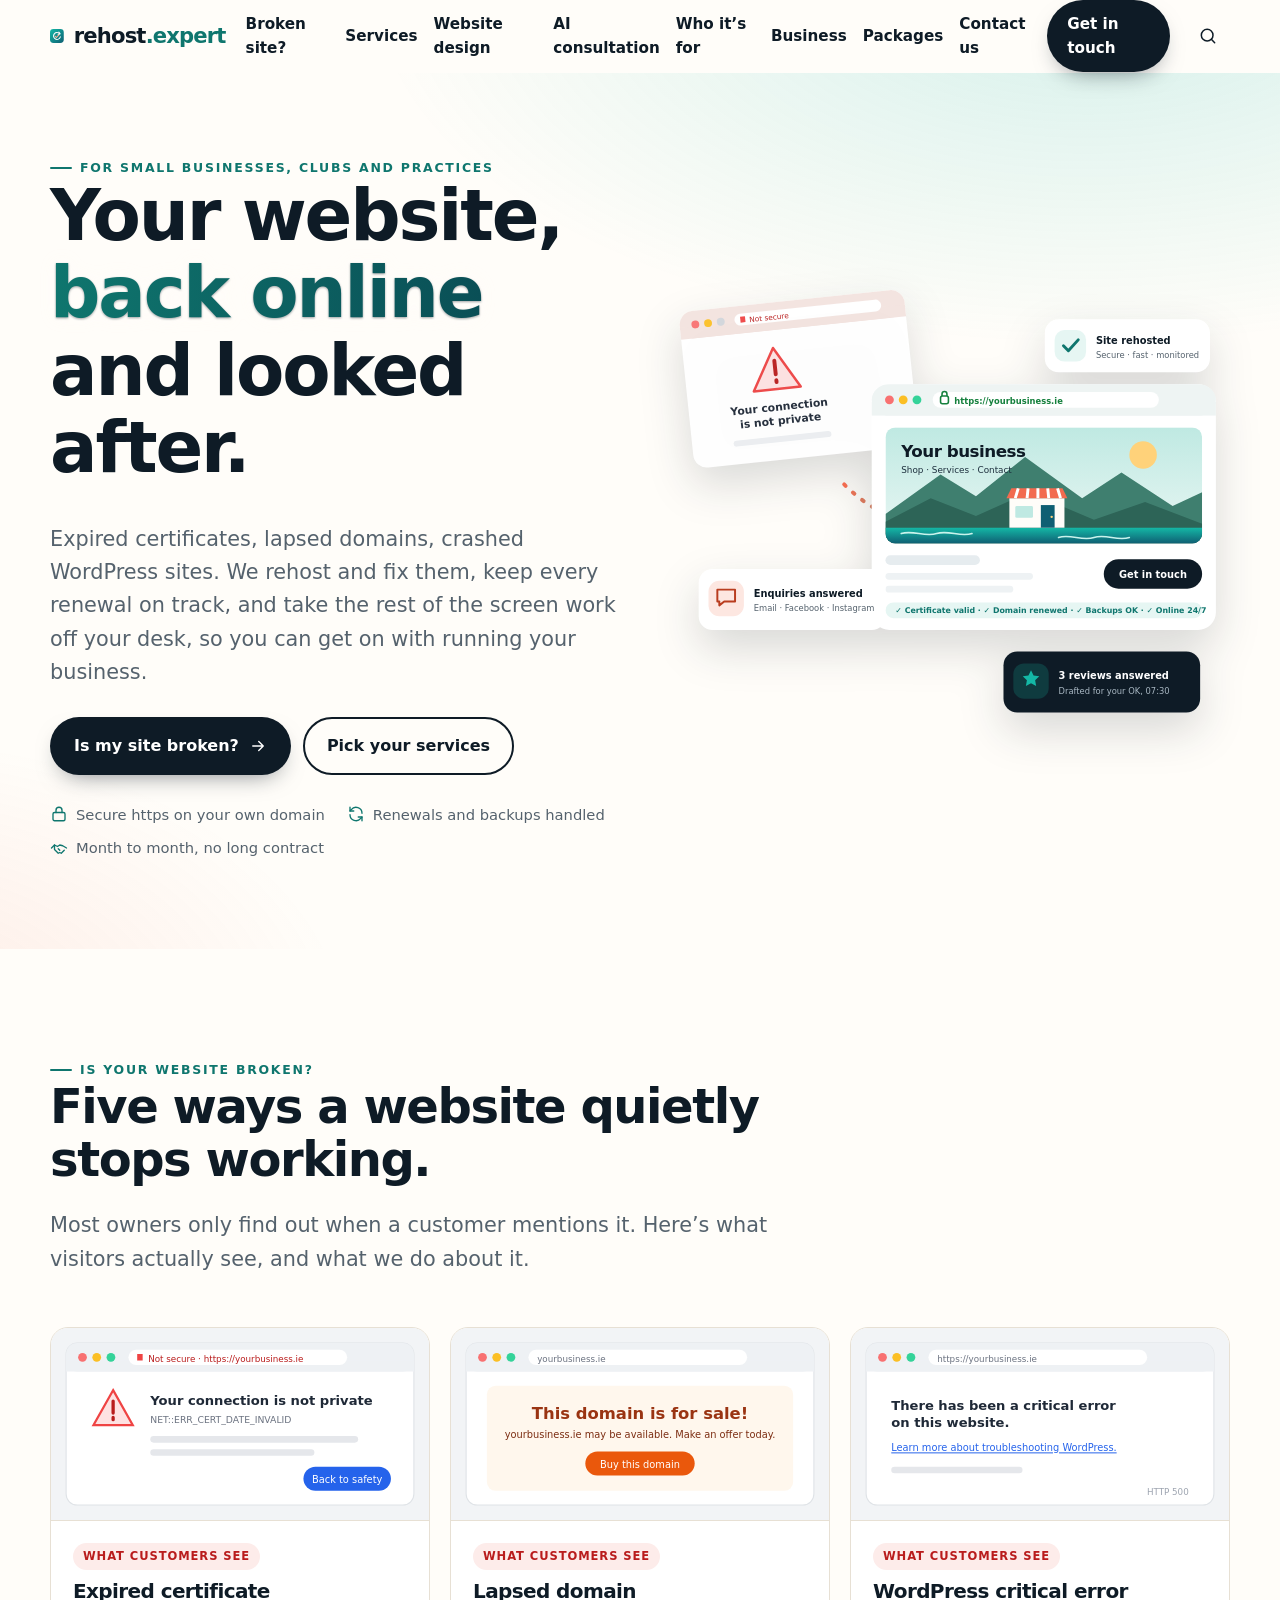
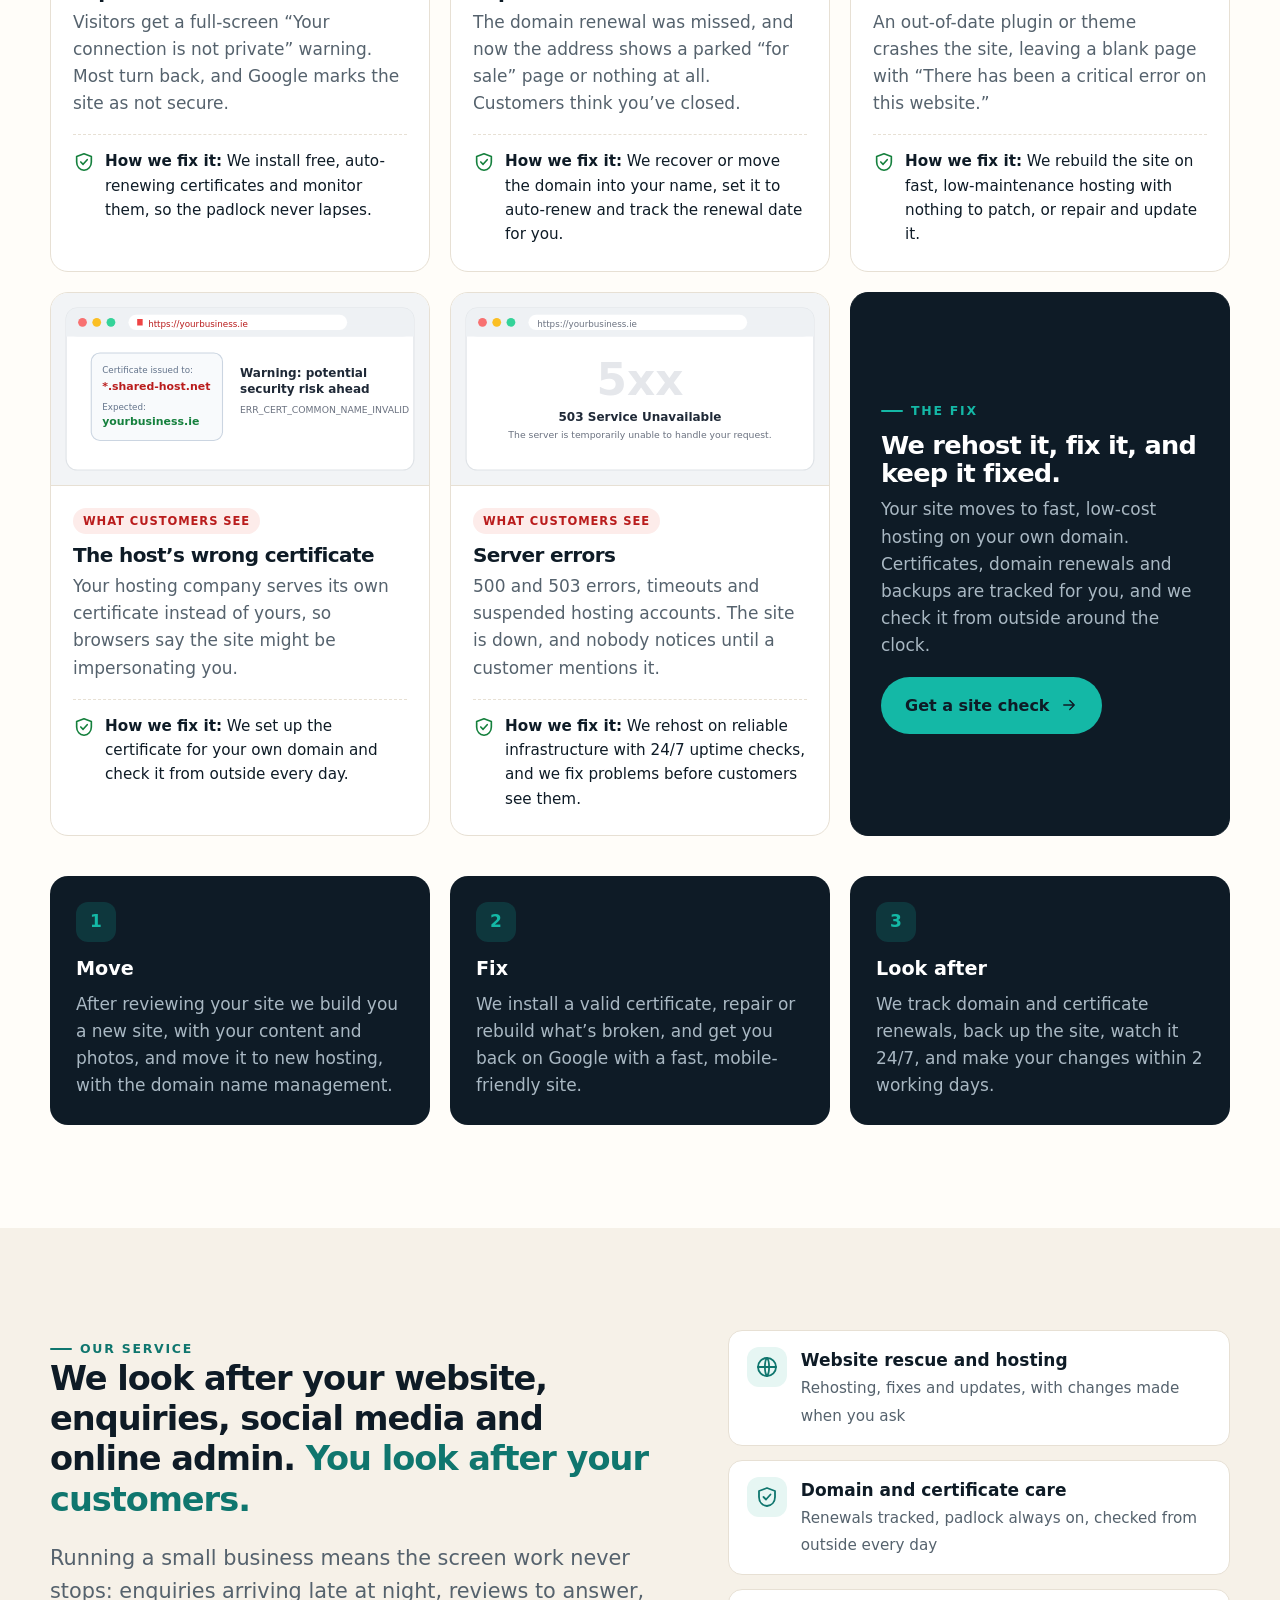
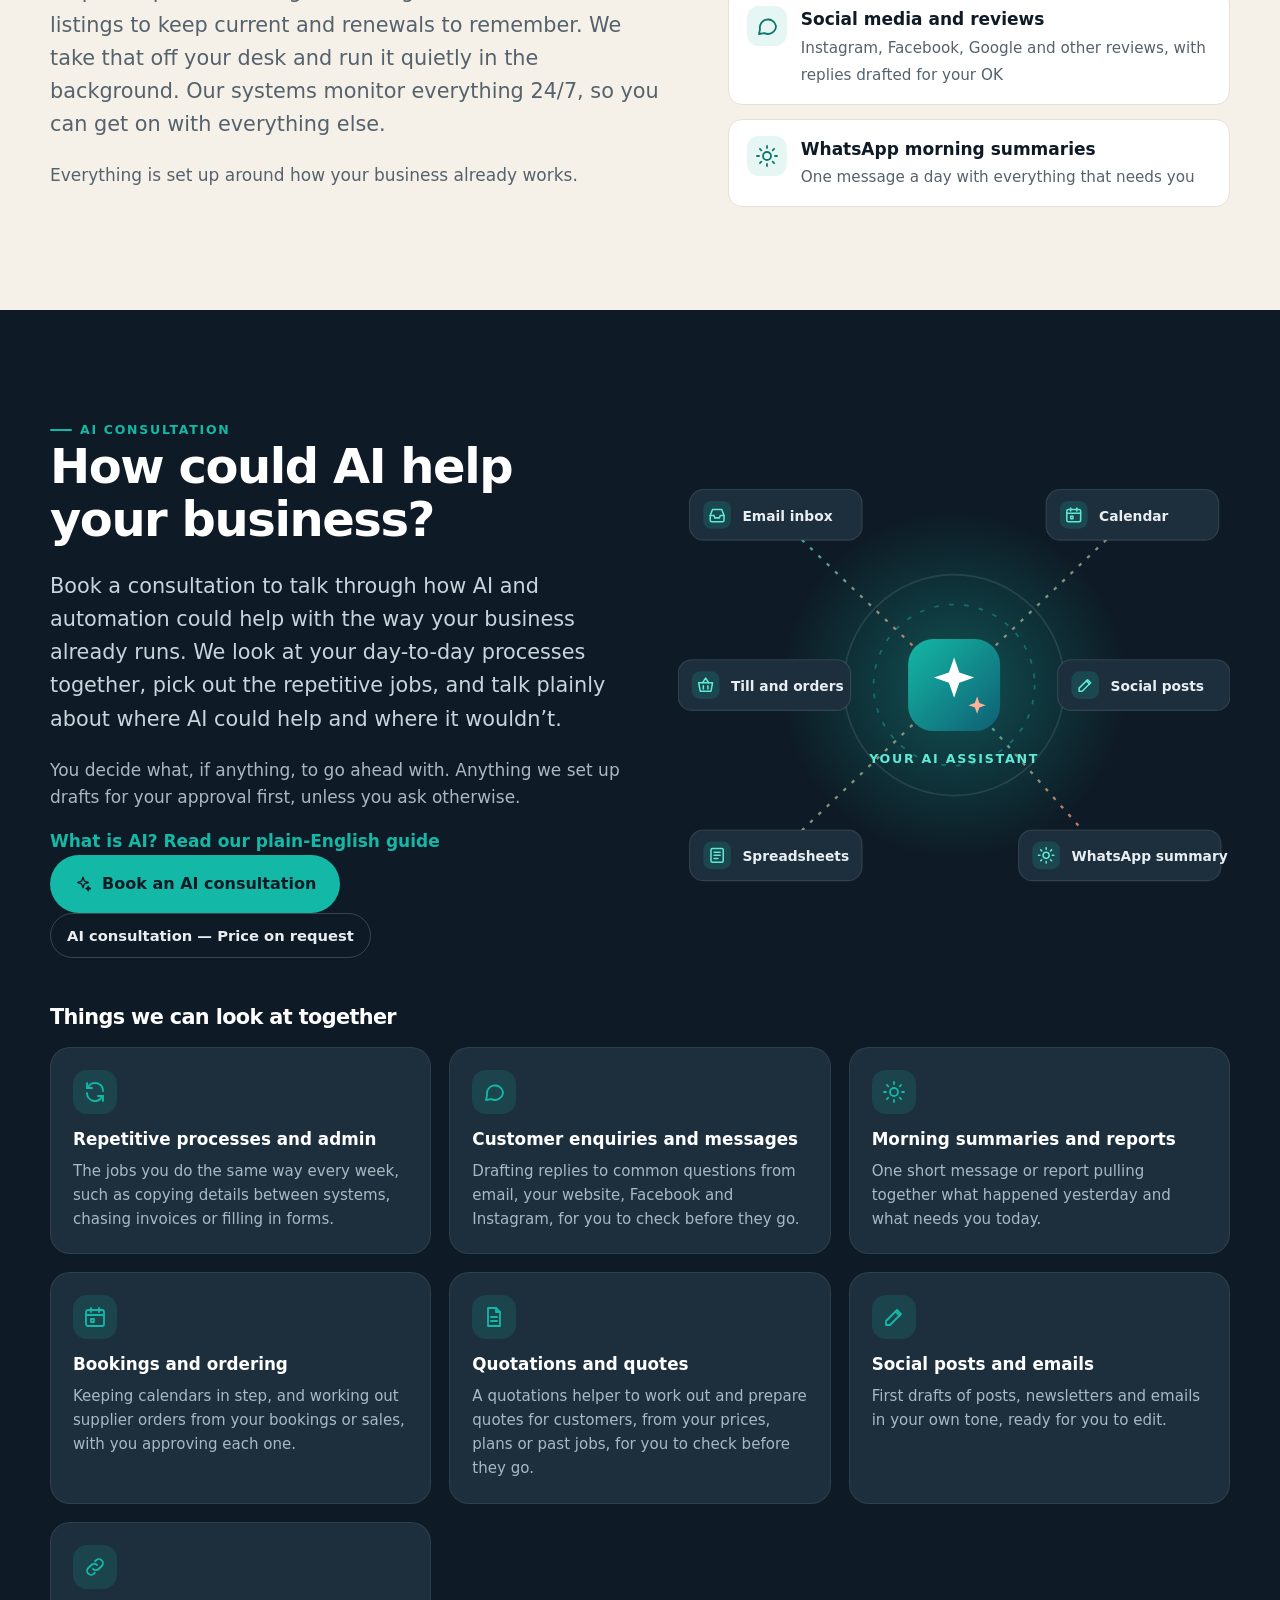
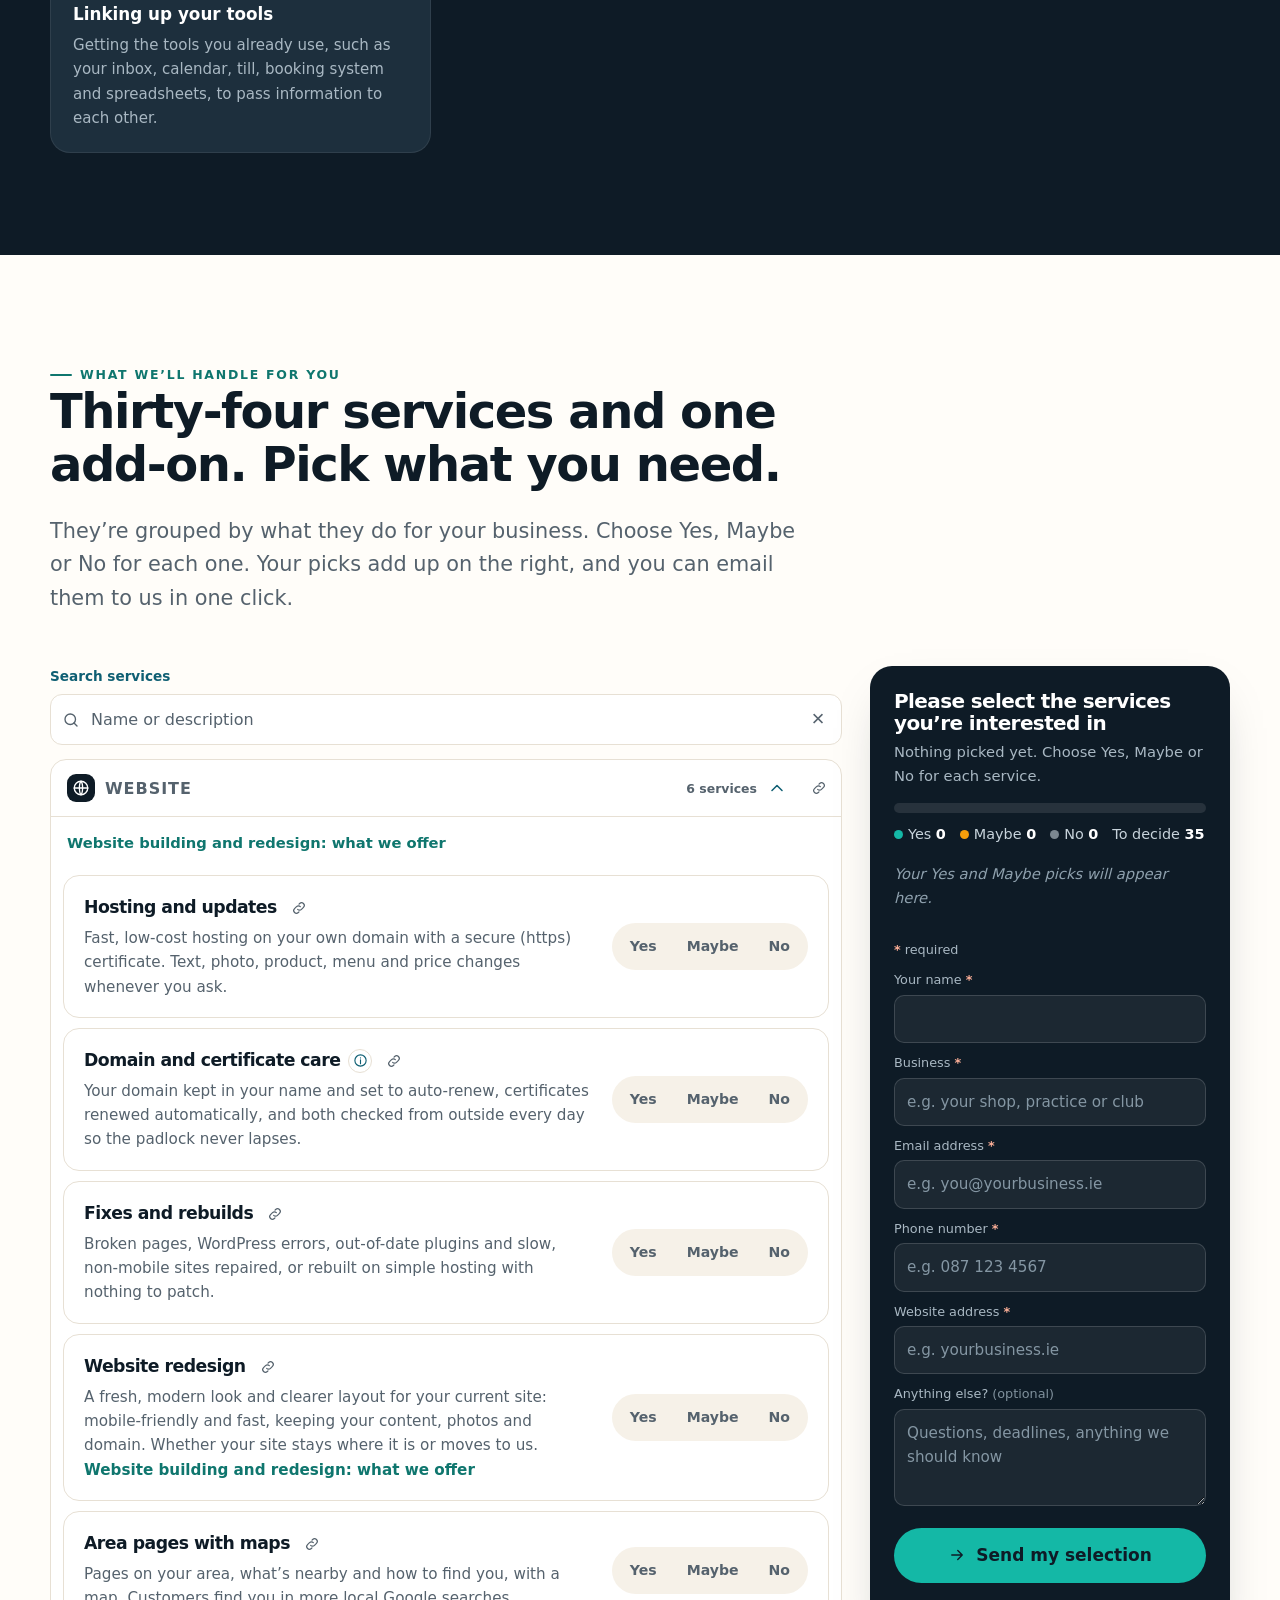
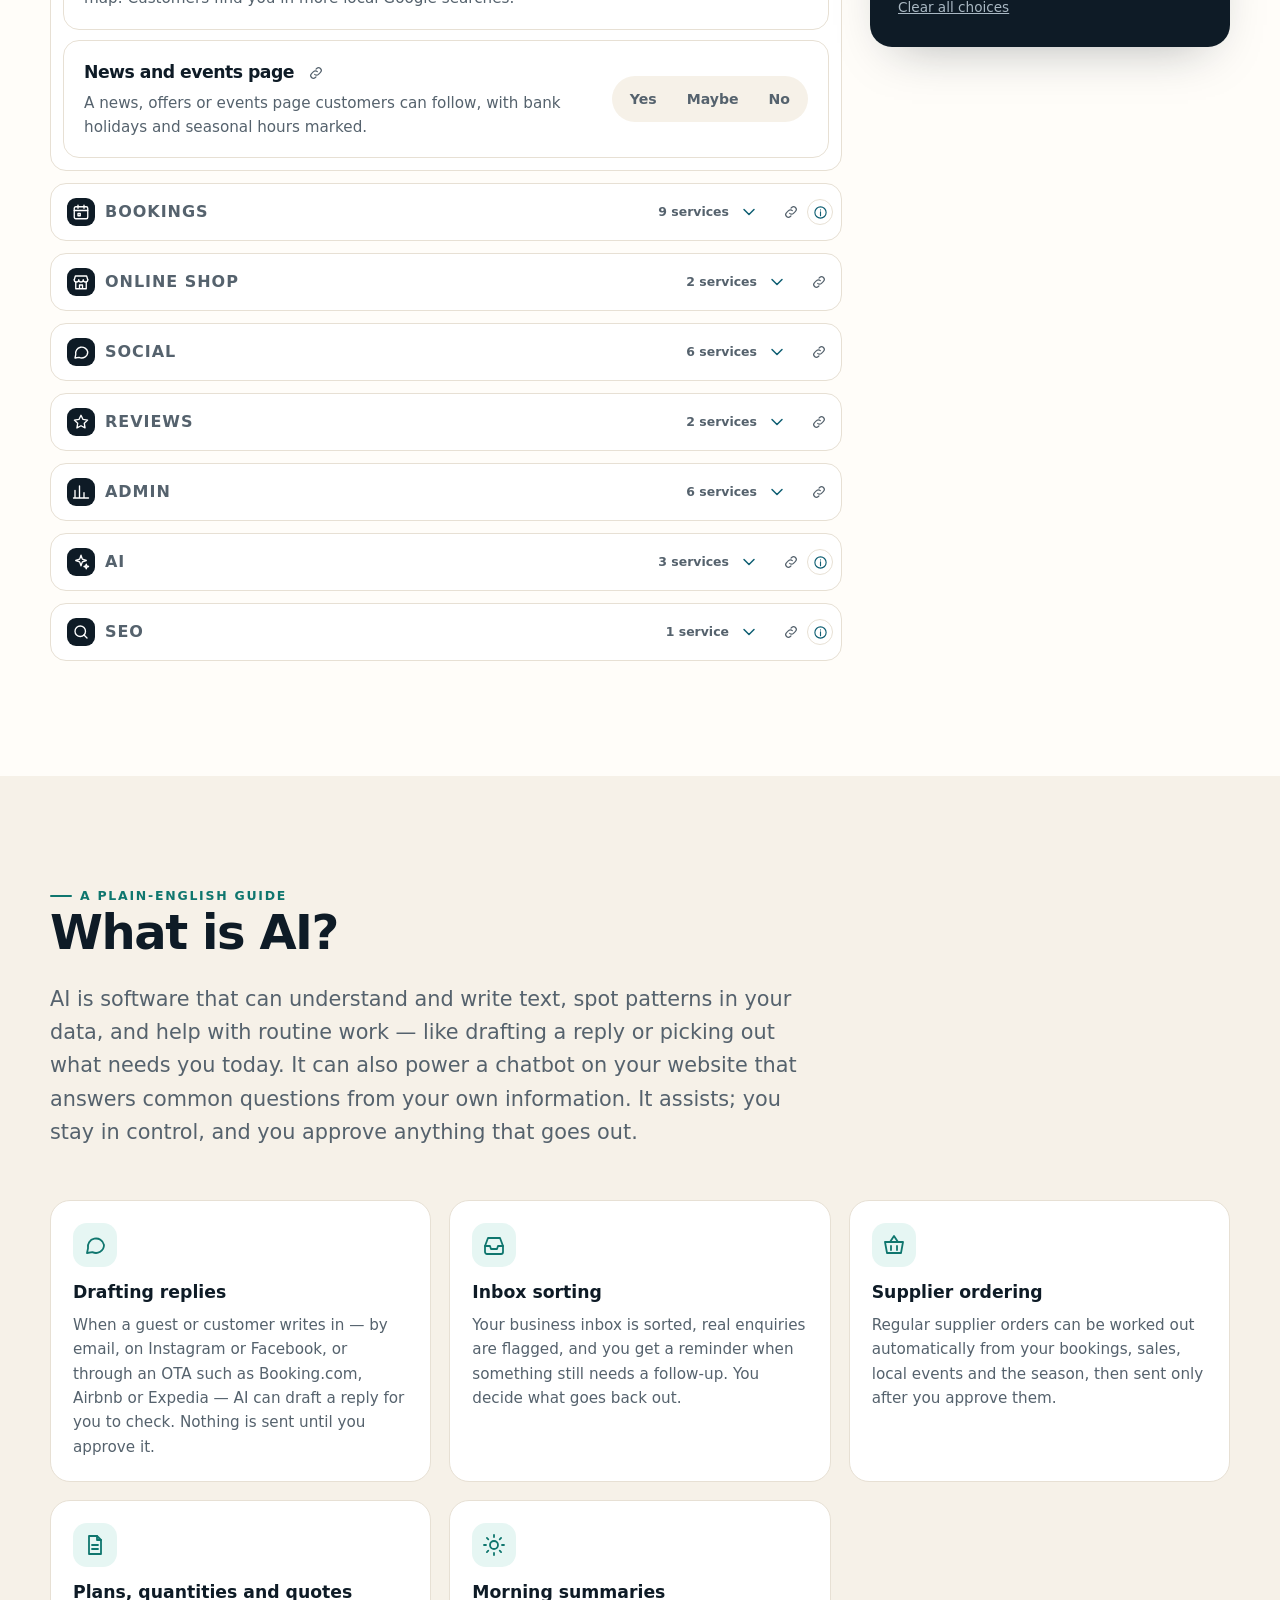
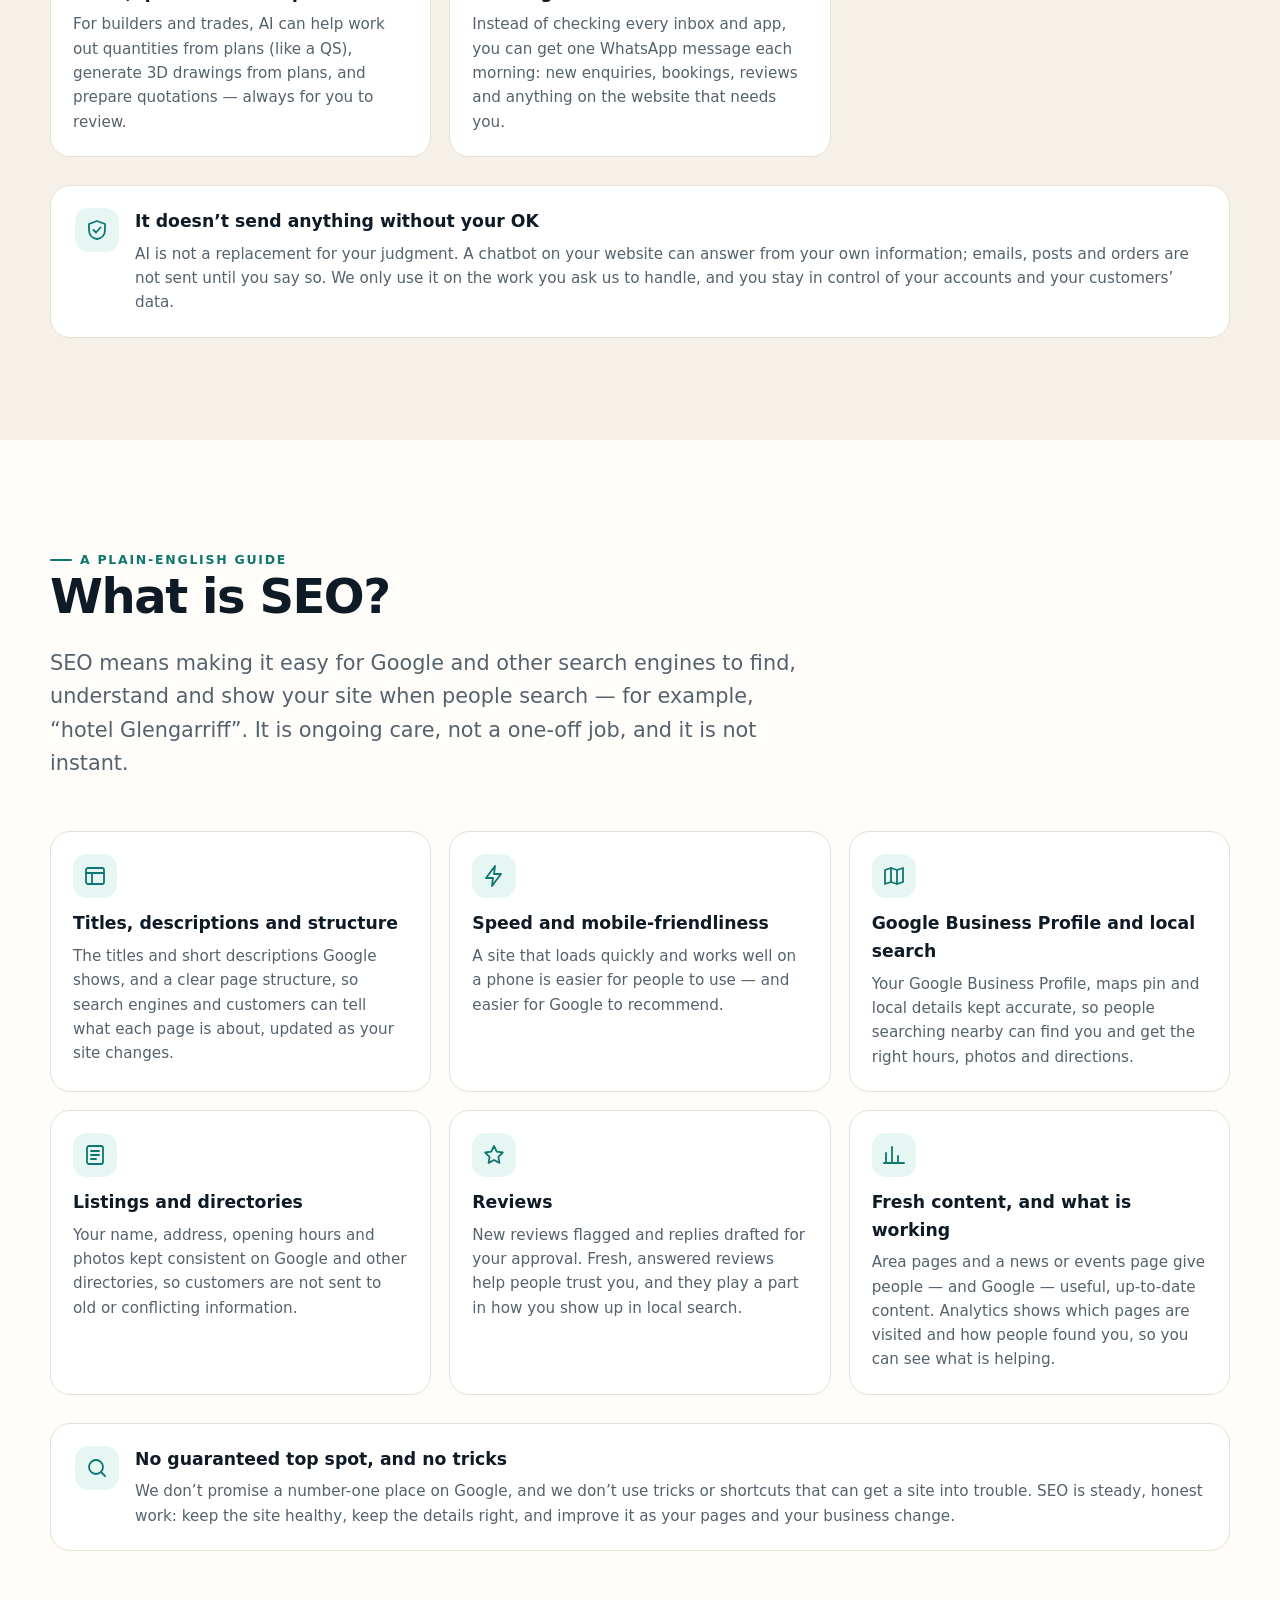
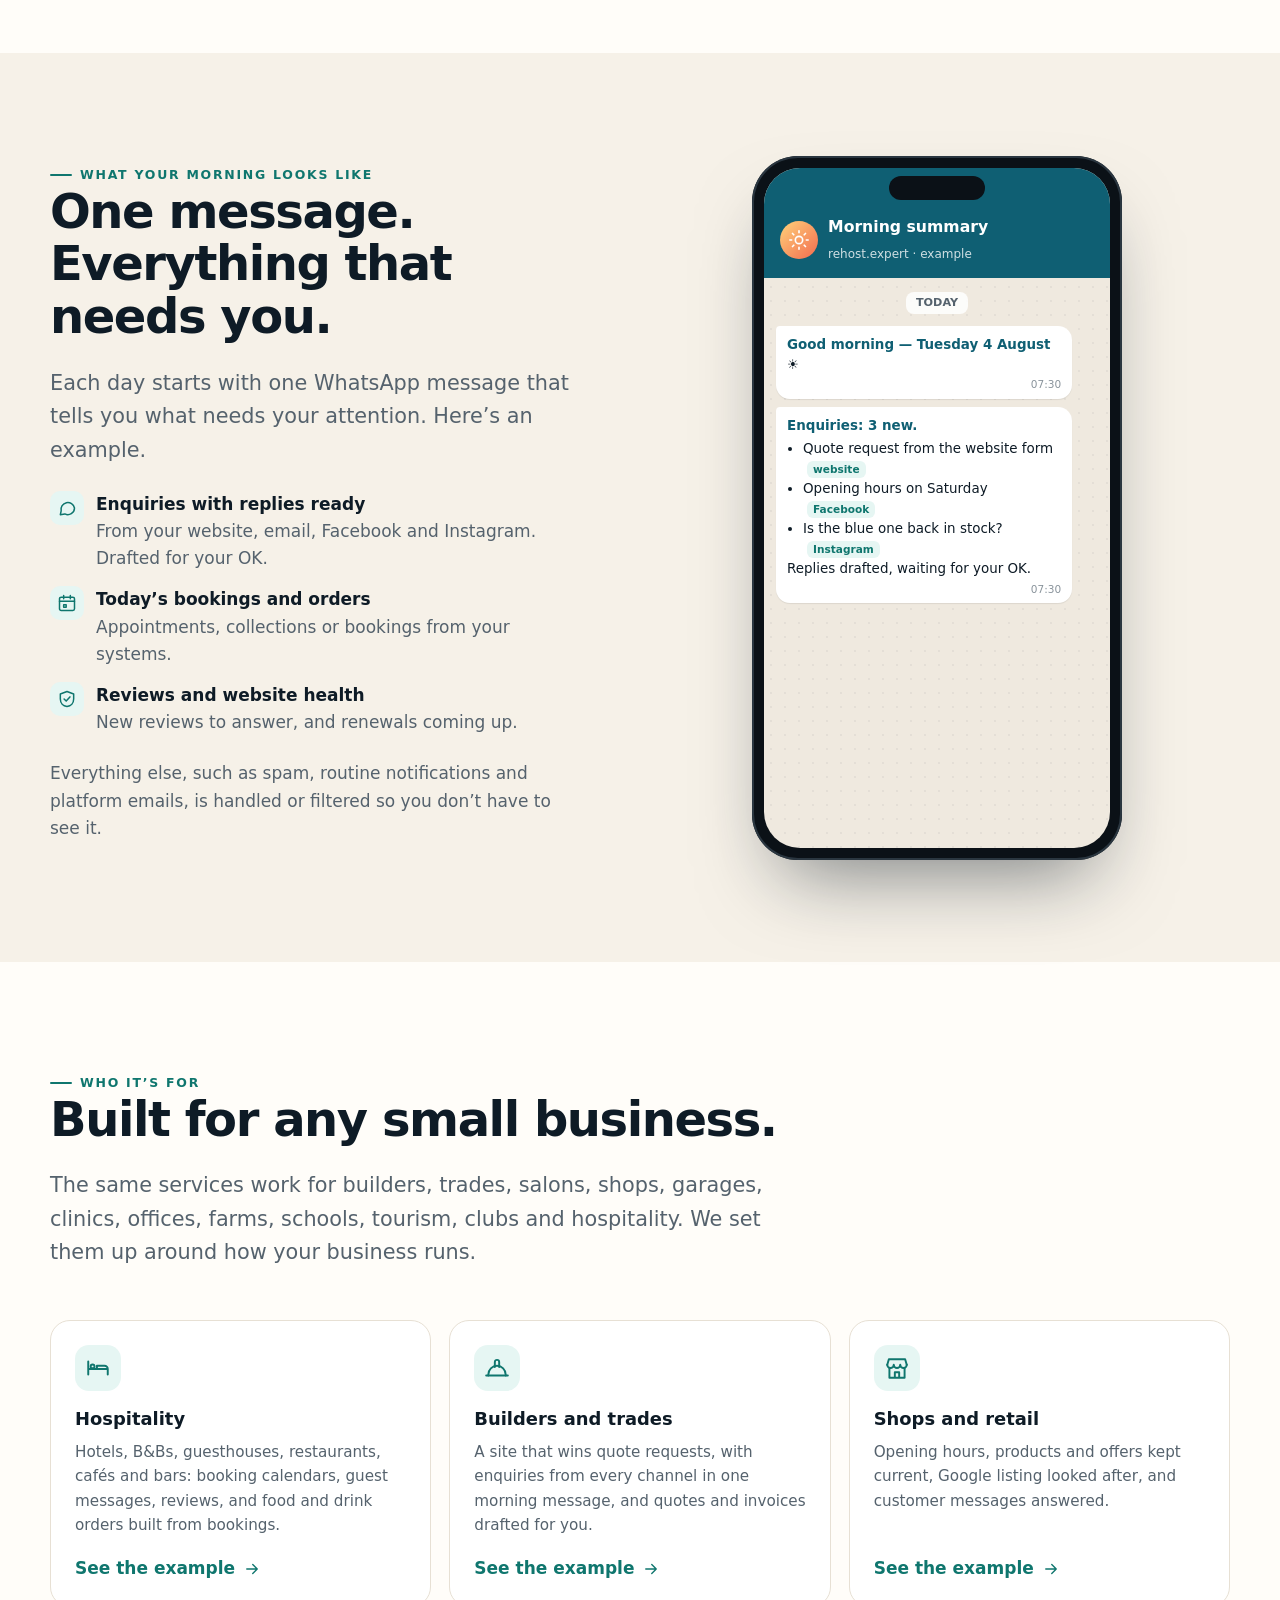
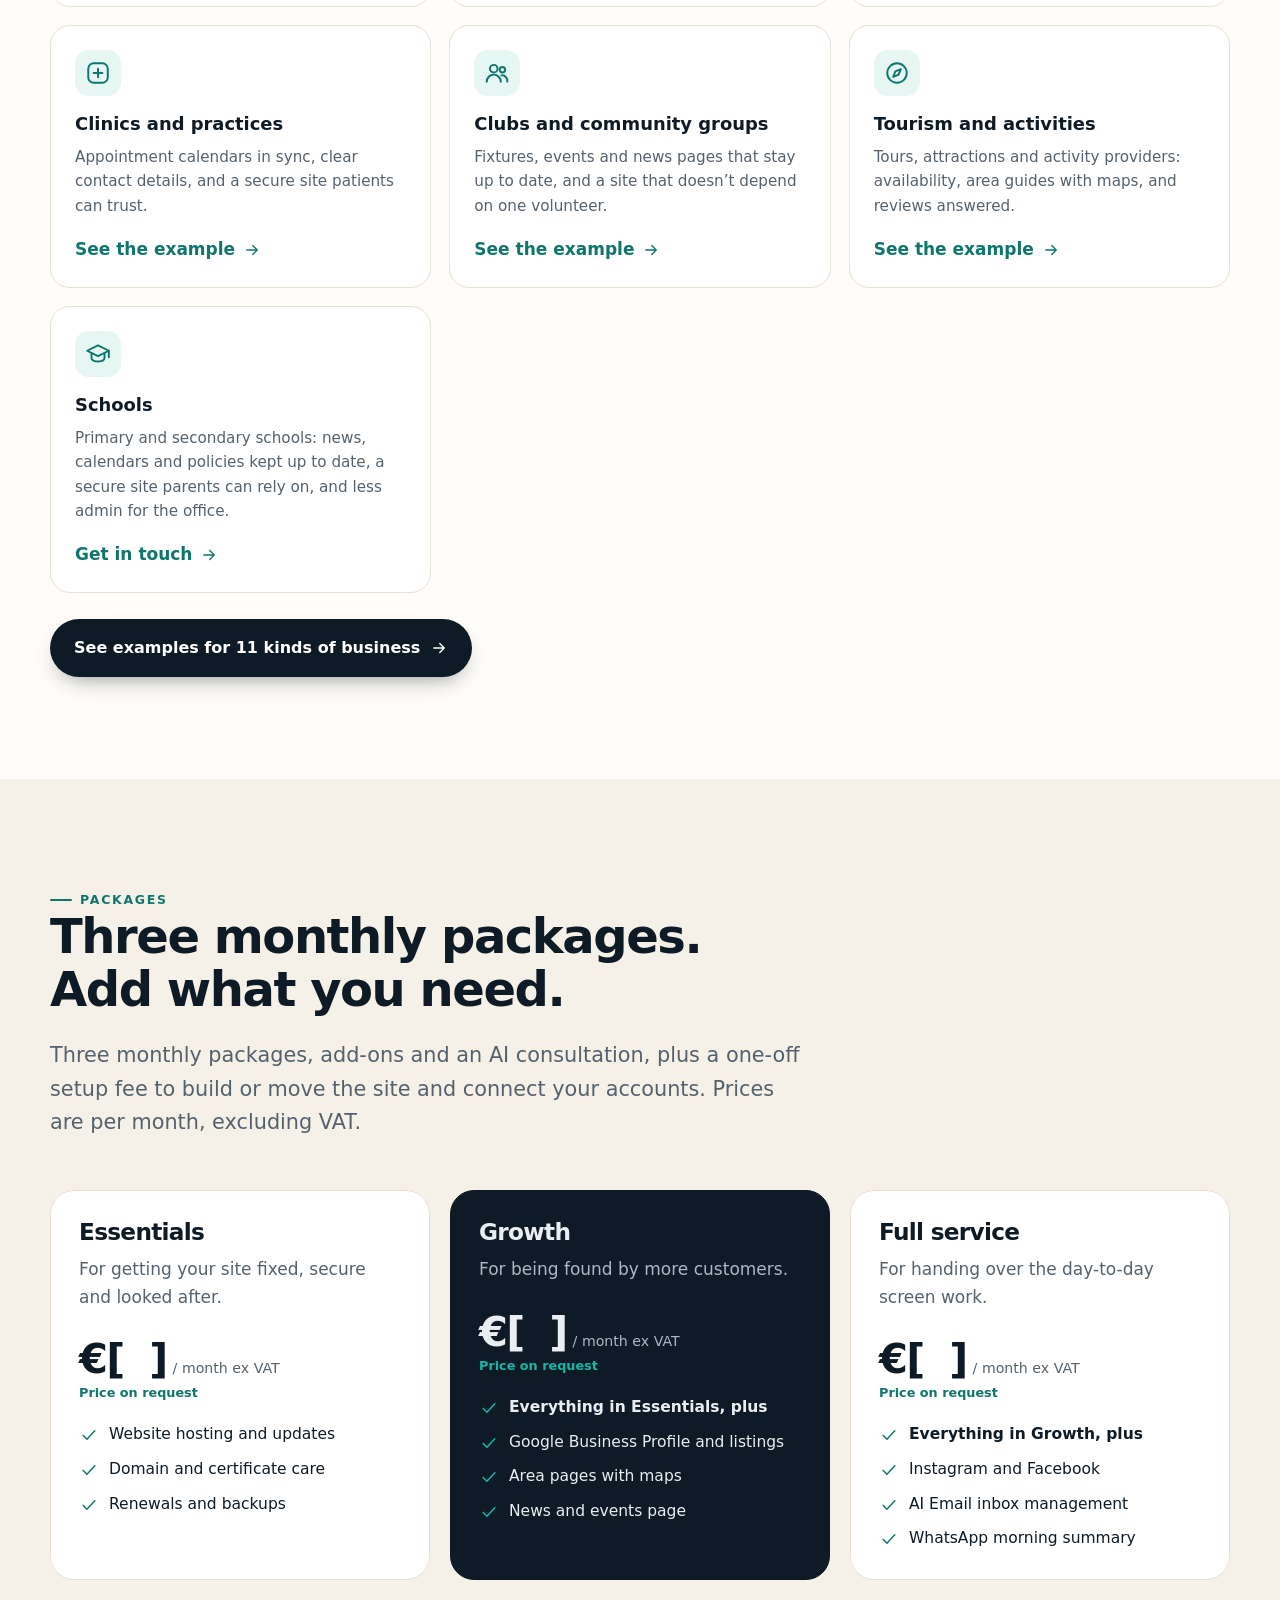
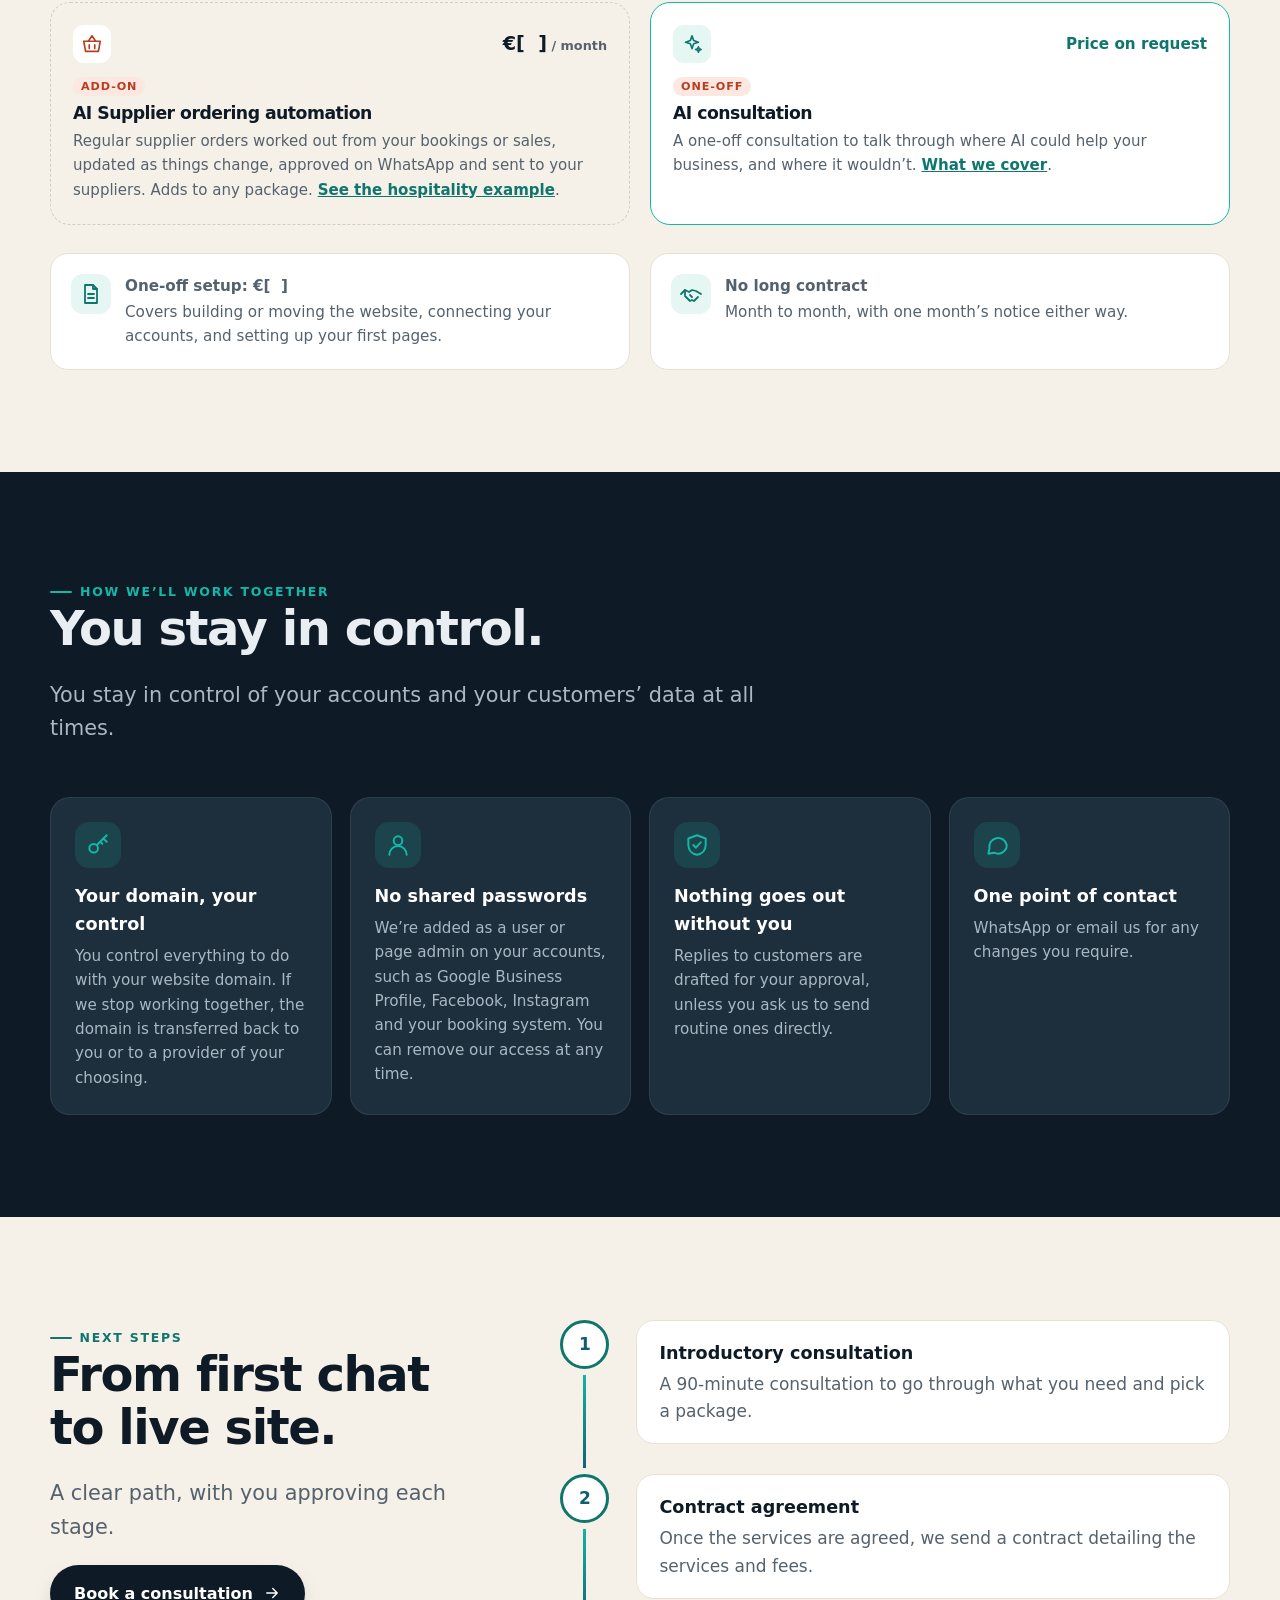
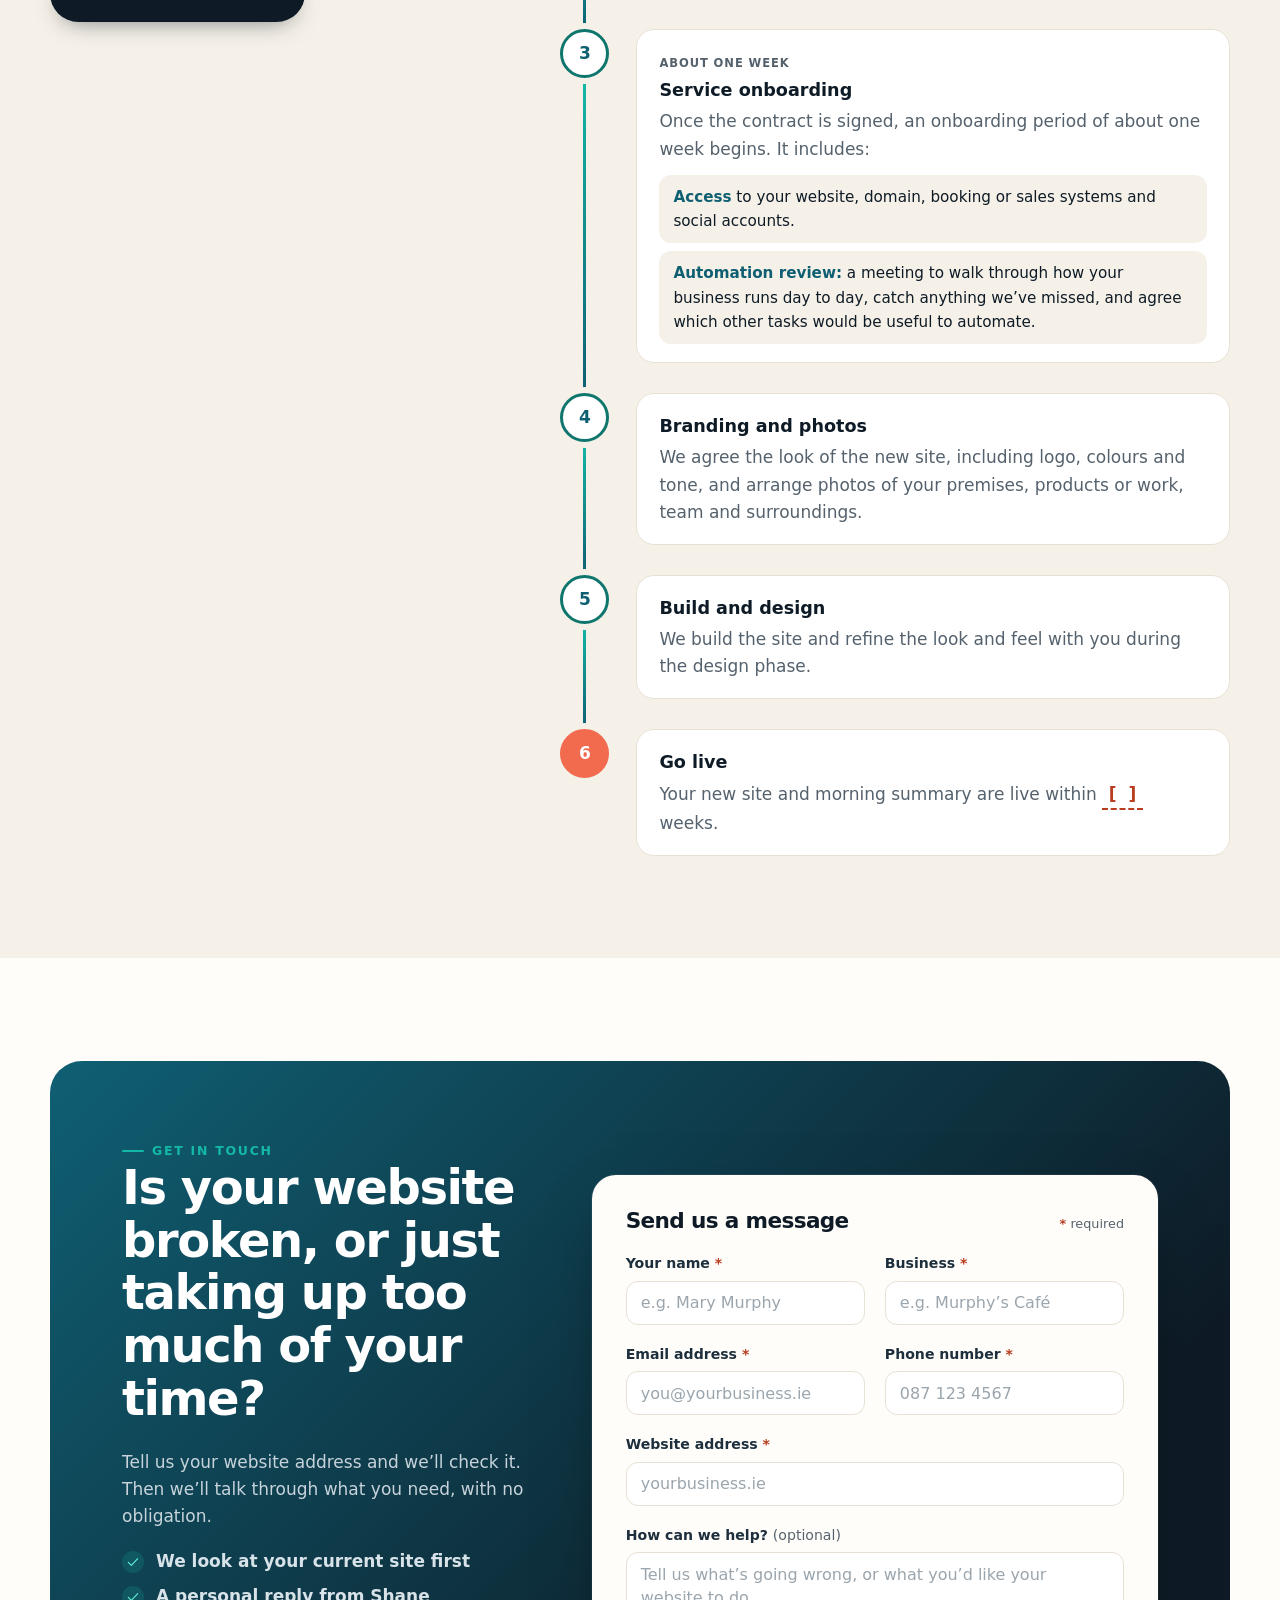
<file: index.html>
<!doctype html>
<html lang="en-IE" class="no-js">
<head>
<meta charset="utf-8">
<meta name="viewport" content="width=device-width, initial-scale=1">
<meta name="format-detection" content="telephone=no, email=no">
<meta name="robots" content="index, follow">
<title>rehost.expert · Broken website? We rehost, fix and look after it</title>
<meta name="description" content="rehost.expert rehosts and fixes broken websites for small businesses, looks after domain and certificate renewals, and takes the screen work off your desk: enquiries, social media, reviews and online admin.">
<link rel="canonical" href="https://rehost.expert/">
<meta name="theme-color" content="#0e1b26">
<meta name="color-scheme" content="light">
<meta property="og:title" content="rehost.expert · Broken website? We rehost, fix and look after it">
<meta property="og:description" content="Website rescue, hosting and digital services for small businesses.">
<meta property="og:type" content="website">
<meta property="og:url" content="https://rehost.expert/">
<meta property="og:locale" content="en_IE">
<meta property="og:site_name" content="rehost.expert">
<meta property="og:image" content="https://rehost.expert/og-image.png?v=cb12c73ffd">
<meta property="og:image:width" content="1200">
<meta property="og:image:height" content="630">
<meta property="og:image:alt" content="rehost.expert — website rescue, hosting and digital services for small businesses">
<meta name="twitter:card" content="summary_large_image">
<meta name="twitter:title" content="rehost.expert · Broken website? We rehost, fix and look after it">
<meta name="twitter:description" content="Website rescue, hosting and digital services for small businesses.">
<meta name="twitter:image" content="https://rehost.expert/og-image.png?v=cb12c73ffd">
<link rel="icon" href="favicon.svg?v=cb12c73ffd" type="image/svg+xml">
<link rel="apple-touch-icon" href="apple-touch-icon.png?v=cb12c73ffd">
<link rel="stylesheet" href="style.css?v=cb12c73ffd">
<link rel="preload" href="search-index.json?v=8c95621181" as="fetch" crossorigin>
<link id="site-search-index" href="search-index.json?v=8c95621181">
<script>document.documentElement.classList.remove('no-js')</script>
<script type="application/ld+json">{"@context":"https://schema.org","@graph":[{"@type":["LocalBusiness","ProfessionalService"],"@id":"https://rehost.expert/#business","name":"rehost.expert","url":"https://rehost.expert/","email":"shane@rehost.expert","telephone":"+353852278203","description":"Website rescue, hosting and digital services for small businesses.","image":"https://rehost.expert/og-image.png","logo":"https://rehost.expert/apple-touch-icon.png","address":{"@type":"PostalAddress","addressRegion":"West Cork","addressCountry":"IE"},"areaServed":{"@type":"AdministrativeArea","name":"West Cork"}},{"@type":"WebSite","@id":"https://rehost.expert/#website","name":"rehost.expert","url":"https://rehost.expert/","inLanguage":"en-IE","publisher":{"@id":"https://rehost.expert/#business"}},{"@type":"WebPage","@id":"https://rehost.expert/#webpage","url":"https://rehost.expert/","name":"rehost.expert · Broken website? We rehost, fix and look after it","description":"rehost.expert rehosts and fixes broken websites for small businesses, looks after domain and certificate renewals, and takes the screen work off your desk: enquiries, social media, reviews and online admin.","isPartOf":{"@id":"https://rehost.expert/#website"},"about":{"@id":"https://rehost.expert/#business"},"inLanguage":"en-IE"}]}</script>
</head>
<body id="top">
<a class="skip" href="#main">Skip to content</a>
<header class="top"><div class="wrap"><a class="brand" href="#top" aria-label="rehost.expert home"><svg viewBox="0 0 64 64" aria-hidden="true"><defs><linearGradient id="lg" x1="0" y1="0" x2="1" y2="1"><stop offset="0" stop-color="#14b8a6"/><stop offset="1" stop-color="#0f5f73"/></linearGradient></defs><rect width="64" height="64" rx="16" fill="url(#lg)"/><path d="M45 22a16 16 0 1 0 3 14" fill="none" stroke="#fff" stroke-width="5" stroke-linecap="round"/><path d="M41 14l6 8-9 3" fill="none" stroke="#fff" stroke-width="5" stroke-linecap="round" stroke-linejoin="round"/><path d="M24 33l6 6 11-12" fill="none" stroke="#ffb199" stroke-width="5" stroke-linecap="round" stroke-linejoin="round"/></svg><b>rehost<span>.expert</span></b></a><div class="top-end"><nav class="menu" aria-label="Sections"><a href="#broken">Broken site?</a><a href="#services">Services</a><a href="website-design.html">Website design</a><a href="#ai">AI consultation</a><a href="#sectors">Who it’s for</a><a href="business.html">Business</a><a href="#packages">Packages</a><a href="contact.html">Contact us</a><a class="btn btn--primary" href="#contact">Get in touch</a></nav><div class="top-tools"><button type="button" class="site-search-btn" data-open-search aria-expanded="false" aria-controls="site-search" aria-label="Search the site"><svg viewBox="0 0 24 24" width="18" height="18" fill="none" stroke="currentColor" stroke-width="1.8" stroke-linecap="round" stroke-linejoin="round" aria-hidden="true"><circle cx="11" cy="11" r="7"/><path d="m20 20-4-4"/></svg></button><button type="button" class="nav-toggle" id="nav-toggle" aria-expanded="false" aria-controls="nav-panel" aria-label="Open menu"><span class="nav-toggle-bars" aria-hidden="true"><span></span><span></span><span></span></span></button></div></div></div>
<div class="nav-panel" id="nav-panel" hidden><button type="button" class="nav-panel-search" data-open-search aria-expanded="false" aria-controls="site-search"><svg viewBox="0 0 24 24" width="18" height="18" fill="none" stroke="currentColor" stroke-width="1.8" stroke-linecap="round" stroke-linejoin="round" aria-hidden="true"><circle cx="11" cy="11" r="7"/><path d="m20 20-4-4"/></svg><span>Search the site</span></button><nav class="nav-panel-menu" aria-label="Mobile"><a href="#broken">Broken site?</a><a href="#services">Services</a><a href="website-design.html">Website design</a><a href="#what-is-ai">What is AI</a><a href="#what-is-seo">What is SEO</a><a href="#ai">AI consultation</a><a href="#sectors">Who it’s for</a><a href="business.html">Business</a><a href="#packages">Packages</a><a href="contact.html">Contact us</a><a class="btn btn--primary" href="#contact">Get in touch</a></nav></div></header>
<div class="site-search" id="site-search" hidden><div class="site-search-back" id="site-search-back"></div><div class="site-search-dialog" id="site-search-dialog" role="dialog" aria-modal="true" aria-labelledby="site-search-title"><div class="site-search-bar"><p id="site-search-title" class="vh">Search the site</p><form class="site-search-form" id="site-search-form" role="search" action="#" method="get"><span class="site-search-ic" aria-hidden="true"><svg viewBox="0 0 24 24" width="18" height="18" fill="none" stroke="currentColor" stroke-width="1.8" stroke-linecap="round" stroke-linejoin="round" aria-hidden="true"><circle cx="11" cy="11" r="7"/><path d="m20 20-4-4"/></svg></span><label for="site-search-q" class="vh">Search pages and services</label><input type="search" id="site-search-q" name="q" placeholder="Search pages and services" autocomplete="off" autocorrect="off" spellcheck="false" enterkeyhint="search"><button type="button" class="site-search-clear" id="site-search-clear" hidden aria-label="Clear search"><svg viewBox="0 0 24 24" width="18" height="18" fill="none" stroke="currentColor" stroke-width="1.8" stroke-linecap="round" stroke-linejoin="round" aria-hidden="true"><path d="M6 6l12 12M18 6 6 18"/></svg></button></form><button type="button" class="site-search-close" id="site-search-close" aria-label="Close search"><svg viewBox="0 0 24 24" width="18" height="18" fill="none" stroke="currentColor" stroke-width="1.8" stroke-linecap="round" stroke-linejoin="round" aria-hidden="true"><path d="M6 6l12 12M18 6 6 18"/></svg></button></div><div class="site-search-body"><p class="site-search-status" id="site-search-status" role="status" aria-live="polite"></p><ul class="site-search-results" id="site-search-results" role="listbox" aria-label="Search results"></ul></div></div></div>
<main id="main">
<section class="hero"><div class="wrap">
<div class="rv">
<span class="eyebrow">For small businesses, clubs and practices</span>
<h1>Your website, <span class="hl">back online</span> and looked after.</h1>
<p class="lead">Expired certificates, lapsed domains, crashed WordPress sites. We rehost and fix them, keep every renewal on track, and take the rest of the screen work off your desk, so you can get on with running your business.</p>
<div class="ctas"><a class="btn btn--primary" href="#broken">Is my site broken? <svg viewBox="0 0 24 24" width="18" height="18" fill="none" stroke="currentColor" stroke-width="1.8" stroke-linecap="round" stroke-linejoin="round" aria-hidden="true"><path d="M5 12h14M13 6l6 6-6 6"/></svg></a><a class="btn btn--ghost" href="#services">Pick your services</a></div>
<div class="trust"><span><svg viewBox="0 0 24 24" width="18" height="18" fill="none" stroke="currentColor" stroke-width="1.8" stroke-linecap="round" stroke-linejoin="round" aria-hidden="true"><rect x="4" y="10" width="16" height="11" rx="2"/><path d="M8 10V7a4 4 0 0 1 8 0v3"/></svg>Secure https on your own domain</span><span><svg viewBox="0 0 24 24" width="18" height="18" fill="none" stroke="currentColor" stroke-width="1.8" stroke-linecap="round" stroke-linejoin="round" aria-hidden="true"><path d="M20 11a8 8 0 0 0-14.3-4.9L4 8"/><path d="M4 3v5h5"/><path d="M4 13a8 8 0 0 0 14.3 4.9L20 16"/><path d="M20 21v-5h-5"/></svg>Renewals and backups handled</span><span><svg viewBox="0 0 24 24" width="18" height="18" fill="none" stroke="currentColor" stroke-width="1.8" stroke-linecap="round" stroke-linejoin="round" aria-hidden="true"><path d="M2 12l4-4 4 2 3-2 4 1 5 3"/><path d="M6 8v6l5 5 2-1 2 1 4-4"/><path d="M11 13l2 2"/></svg>Month to month, no long contract</span></div>
</div>
<div class="hero-art rv"><svg viewBox="0 0 560 470" role="img" aria-label="Illustration: a broken business website with a security warning being rehosted into a secure, working site with enquiries, reviews and messages">
<defs>
<linearGradient id="sky" x1="0" y1="0" x2="0" y2="1"><stop offset="0" stop-color="#bfe9e2"/><stop offset="1" stop-color="#eaf7f4"/></linearGradient>
<linearGradient id="sea" x1="0" y1="0" x2="0" y2="1"><stop offset="0" stop-color="#14b8a6"/><stop offset="1" stop-color="#0f5f73"/></linearGradient>
<linearGradient id="arc" x1="0" y1="0" x2="1" y2="0"><stop offset="0" stop-color="#f26b4f"/><stop offset="1" stop-color="#14b8a6"/></linearGradient>
</defs>
<g transform="translate(8 26) rotate(-6 120 90)" opacity=".95"><g class="float2">
<rect width="230" height="160" rx="14" fill="#fff"/>
<rect width="230" height="28" rx="14" fill="#f3e3df"/><rect y="16" width="230" height="12" fill="#f3e3df"/>
<circle cx="16" cy="14" r="4" fill="#f87171"/><circle cx="29" cy="14" r="4" fill="#fbbf24"/><circle cx="42" cy="14" r="4" fill="#d1d5db"/>
<rect x="56" y="8" width="150" height="12" rx="6" fill="#fff"/><path d="M62 11h5v6h-5z" fill="#ef4444"/><text x="71" y="17.5" font-size="7.5" fill="#b91c1c" font-family="system-ui">Not secure</text>
<path d="M92 46 116 88H68z" fill="#fee2e2" stroke="#ef4444" stroke-width="2.5" stroke-linejoin="round"/><path d="M92 59v14M92 79v2" stroke="#b91c1c" stroke-width="4" stroke-linecap="round"/>
<text x="92" y="110" font-size="11" font-weight="800" fill="#1f2937" text-anchor="middle" font-family="system-ui">Your connection</text>
<text x="92" y="124" font-size="11" font-weight="800" fill="#1f2937" text-anchor="middle" font-family="system-ui">is not private</text>
<rect x="42" y="136" width="100" height="6" rx="3" fill="#eceff2"/>
</g></g>
<path class="scan" d="M168 214c40 40 90 52 140 36" fill="none" stroke="url(#arc)" stroke-width="4" stroke-linecap="round" stroke-dasharray="2 10"/>
<path class="scan" d="M300 240l14 8-12 10" fill="none" stroke="#14b8a6" stroke-width="4" stroke-linecap="round" stroke-linejoin="round"/>
<g transform="translate(196 112)">
<rect width="350" height="250" rx="18" fill="#fff"/>
<rect width="350" height="32" rx="18" fill="#eef4f3"/><rect y="18" width="350" height="14" fill="#eef4f3"/>
<circle cx="18" cy="16" r="4.5" fill="#f87171"/><circle cx="32" cy="16" r="4.5" fill="#fbbf24"/><circle cx="46" cy="16" r="4.5" fill="#34d399"/>
<rect x="62" y="8" width="230" height="16" rx="8" fill="#fff"/>
<rect x="70" y="12" width="8" height="8" rx="2" fill="none" stroke="#15803d" stroke-width="1.6"/><path d="M71.5 12v-2a2.5 2.5 0 0 1 5 0v2" fill="none" stroke="#15803d" stroke-width="1.6"/>
<text x="84" y="20" font-size="8.5" fill="#15803d" font-weight="700" font-family="system-ui">https://yourbusiness.ie</text>
<clipPath id="hc"><rect x="14" y="44" width="322" height="118" rx="10"/></clipPath>
<g clip-path="url(#hc)">
<rect x="14" y="44" width="322" height="118" fill="url(#sky)"/>
<circle cx="276" cy="72" r="14" fill="#ffd27a"/>
<path d="M14 132 70 92l36 22 50-40 58 42 40-26 52 34 30-14v52H14z" fill="#3f7f6f"/>
<path d="M14 140 60 116l46 18 54-24 66 28 52-18 58 22v20H14z" fill="#2d6457"/>
<path d="M14 146h322v16H14z" fill="url(#sea)"/>
<path d="M30 152c12-4 24 4 36 0s24 4 36 0M190 156c12-4 24 4 36 0s24 4 36 0" stroke="#c9f3ec" stroke-width="1.6" fill="none" stroke-linecap="round"/>
<g transform="translate(140 104)"><rect x="0" y="12" width="56" height="30" fill="#fffdf9"/><path d="M-3 12h62l-5-10H2z" fill="#f26b4f"/><path d="M9 2l-3 10M19 2l-1 10M29 2v10M39 2l1 10M49 2l3 10" stroke="#fff" stroke-width="3"/><rect x="6" y="20" width="18" height="12" rx="1.5" fill="#bfe9e2"/><rect x="32" y="19" width="14" height="23" fill="#0f5f73"/><circle cx="43" cy="31" r="1.2" fill="#ffd27a"/></g>
<text x="30" y="74" font-size="17" font-weight="850" fill="#0e1b26" font-family="system-ui" letter-spacing="-.5">Your business</text>
<text x="30" y="90" font-size="9" fill="#1d2f3d" font-family="system-ui">Shop · Services · Contact</text>
</g>
<rect x="14" y="174" width="96" height="10" rx="5" fill="#e6ecef"/><rect x="14" y="192" width="150" height="7" rx="3.5" fill="#eef2f4"/><rect x="14" y="205" width="130" height="7" rx="3.5" fill="#eef2f4"/>
<rect x="236" y="178" width="100" height="30" rx="15" fill="#0e1b26"/><text x="286" y="197" font-size="10" fill="#fff" text-anchor="middle" font-weight="700" font-family="system-ui">Get in touch</text>
<rect x="14" y="222" width="322" height="16" rx="8" fill="#e6f6f3"/><text x="24" y="233" font-size="8" fill="#0f766e" font-weight="700" font-family="system-ui">✓ Certificate valid · ✓ Domain renewed · ✓ Backups OK · ✓ Online 24/7</text>
</g>
<g transform="translate(372 46)"><g class="float"><rect width="168" height="54" rx="14" fill="#fff"/><rect x="10" y="11" width="32" height="32" rx="10" fill="#e6f6f3"/><path d="M19 27l5 5 10-11" fill="none" stroke="#0f766e" stroke-width="3" stroke-linecap="round" stroke-linejoin="round"/><text x="52" y="25" font-size="10" font-weight="800" fill="#0e1b26" font-family="system-ui">Site rehosted</text><text x="52" y="39" font-size="8.5" fill="#55626d" font-family="system-ui">Secure · fast · monitored</text></g></g>
<g transform="translate(20 300)"><g class="float3"><rect width="190" height="62" rx="14" fill="#fff"/><rect x="10" y="12" width="36" height="36" rx="11" fill="#fde7e1"/><g transform="translate(17 19)" fill="none" stroke="#b93d1f" stroke-width="2" stroke-linejoin="round"><path d="M2 2h18v12H9l-5 4v-4H2z"/></g><text x="56" y="28" font-size="10" font-weight="800" fill="#0e1b26" font-family="system-ui">Enquiries answered</text><text x="56" y="43" font-size="8.5" fill="#55626d" font-family="system-ui">Email · Facebook · Instagram</text></g></g>
<g transform="translate(330 384)"><g class="float2"><rect width="200" height="62" rx="14" fill="#0e1b26"/><rect x="10" y="12" width="36" height="36" rx="11" fill="rgba(20,184,166,.2)"/><path d="M28 19l2.6 5.3 5.8.8-4.2 4.1 1 5.8-5.2-2.7-5.2 2.7 1-5.8-4.2-4.1 5.8-.8z" fill="#14b8a6"/><text x="56" y="28" font-size="10" font-weight="800" fill="#fff" font-family="system-ui">3 reviews answered</text><text x="56" y="43" font-size="8.5" fill="#a9b8c3" font-family="system-ui">Drafted for your OK, 07:30</text></g></g>
</svg></div>
</div></section>

<section class="section" id="broken" aria-labelledby="br-h"><div class="wrap">
<div class="head rv"><span class="eyebrow">Is your website broken?</span><h2 id="br-h">Five ways a website quietly stops working.</h2><p class="lead">Most owners only find out when a customer mentions it. Here’s what visitors actually see, and what we do about it.</p></div>
<div class="problems"><article class="prob rv"><div class="screen"><svg viewBox="0 0 320 150" role="img" aria-label="Browser warning: your connection is not private"><rect x="1" y="1" width="318" height="148" rx="10" fill="#fff" stroke="#dfe3e7"/><rect x="1" y="1" width="318" height="26" rx="10" fill="#eef1f4"/><rect x="1" y="17" width="318" height="10" fill="#eef1f4"/><circle cx="16" cy="14" r="4" fill="#f87171"/><circle cx="29" cy="14" r="4" fill="#fbbf24"/><circle cx="42" cy="14" r="4" fill="#34d399"/><rect x="58" y="7" width="200" height="14" rx="7" fill="#fff"/><path d="M66 11l5 0 0 6-5 0z" fill="#ef4444"/><text x="76" y="18" font-size="8" fill="#b91c1c" font-family="system-ui">Not secure · https://yourbusiness.ie</text><g transform="translate(26 44)"><path d="M18 0 36 32H0z" fill="#fee2e2" stroke="#ef4444" stroke-width="2"/><path d="M18 10v11M18 25v2" stroke="#b91c1c" stroke-width="3" stroke-linecap="round"/></g><text x="78" y="58" font-size="12" font-weight="700" fill="#1f2937" font-family="system-ui">Your connection is not private</text><text x="78" y="74" font-size="8.5" fill="#6b7280" font-family="system-ui">NET::ERR_CERT_DATE_INVALID</text><rect x="78" y="86" width="190" height="6" rx="3" fill="#e5e7eb"/><rect x="78" y="98" width="150" height="6" rx="3" fill="#e5e7eb"/><rect x="218" y="114" width="80" height="22" rx="11" fill="#2563eb"/><text x="258" y="129" font-size="9" fill="#fff" text-anchor="middle" font-family="system-ui">Back to safety</text></svg></div><div class="body"><span class="tag">What customers see</span><h3>Expired certificate</h3><p class="muted">Visitors get a full-screen “Your connection is not private” warning. Most turn back, and Google marks the site as not secure.</p><div class="fix"><svg viewBox="0 0 24 24" width="18" height="18" fill="none" stroke="currentColor" stroke-width="1.8" stroke-linecap="round" stroke-linejoin="round" aria-hidden="true"><path d="M12 3 4 6v6c0 5 3.4 8.4 8 9 4.6-.6 8-4 8-9V6z"/><path d="m8.5 12 2.5 2.5 4.5-5"/></svg><span><b>How we fix it:</b> We install free, auto-renewing certificates and monitor them, so the padlock never lapses.</span></div></div></article>
<article class="prob rv"><div class="screen"><svg viewBox="0 0 320 150" role="img" aria-label="Parked page: this domain is for sale"><rect x="1" y="1" width="318" height="148" rx="10" fill="#fff" stroke="#dfe3e7"/><rect x="1" y="1" width="318" height="26" rx="10" fill="#eef1f4"/><rect x="1" y="17" width="318" height="10" fill="#eef1f4"/><circle cx="16" cy="14" r="4" fill="#f87171"/><circle cx="29" cy="14" r="4" fill="#fbbf24"/><circle cx="42" cy="14" r="4" fill="#34d399"/><rect x="58" y="7" width="200" height="14" rx="7" fill="#fff"/><text x="66" y="18" font-size="8" fill="#6b7280" font-family="system-ui">yourbusiness.ie</text><rect x="20" y="40" width="280" height="96" rx="8" fill="#fff7ed"/><text x="160" y="70" font-size="15" font-weight="800" fill="#9a3412" text-anchor="middle" font-family="system-ui">This domain is for sale!</text><text x="160" y="88" font-size="9" fill="#7c2d12" text-anchor="middle" font-family="system-ui">yourbusiness.ie may be available. Make an offer today.</text><rect x="110" y="100" width="100" height="22" rx="11" fill="#ea580c"/><text x="160" y="115" font-size="9" fill="#fff" text-anchor="middle" font-family="system-ui">Buy this domain</text></svg></div><div class="body"><span class="tag">What customers see</span><h3>Lapsed domain</h3><p class="muted">The domain renewal was missed, and now the address shows a parked “for sale” page or nothing at all. Customers think you’ve closed.</p><div class="fix"><svg viewBox="0 0 24 24" width="18" height="18" fill="none" stroke="currentColor" stroke-width="1.8" stroke-linecap="round" stroke-linejoin="round" aria-hidden="true"><path d="M12 3 4 6v6c0 5 3.4 8.4 8 9 4.6-.6 8-4 8-9V6z"/><path d="m8.5 12 2.5 2.5 4.5-5"/></svg><span><b>How we fix it:</b> We recover or move the domain into your name, set it to auto-renew and track the renewal date for you.</span></div></div></article>
<article class="prob rv"><div class="screen"><svg viewBox="0 0 320 150" role="img" aria-label="WordPress critical error page"><rect x="1" y="1" width="318" height="148" rx="10" fill="#fff" stroke="#dfe3e7"/><rect x="1" y="1" width="318" height="26" rx="10" fill="#eef1f4"/><rect x="1" y="17" width="318" height="10" fill="#eef1f4"/><circle cx="16" cy="14" r="4" fill="#f87171"/><circle cx="29" cy="14" r="4" fill="#fbbf24"/><circle cx="42" cy="14" r="4" fill="#34d399"/><rect x="58" y="7" width="200" height="14" rx="7" fill="#fff"/><text x="66" y="18" font-size="8" fill="#6b7280" font-family="system-ui">https://yourbusiness.ie</text><text x="24" y="62" font-size="12" font-weight="700" fill="#1f2937" font-family="system-ui">There has been a critical error</text><text x="24" y="78" font-size="12" font-weight="700" fill="#1f2937" font-family="system-ui">on this website.</text><text x="24" y="100" font-size="9" fill="#2563eb" text-decoration="underline" font-family="system-ui">Learn more about troubleshooting WordPress.</text><rect x="24" y="114" width="120" height="6" rx="3" fill="#e5e7eb"/><text x="296" y="140" font-size="8" fill="#9ca3af" text-anchor="end" font-family="system-ui">HTTP 500</text></svg></div><div class="body"><span class="tag">What customers see</span><h3>WordPress critical error</h3><p class="muted">An out-of-date plugin or theme crashes the site, leaving a blank page with “There has been a critical error on this website.”</p><div class="fix"><svg viewBox="0 0 24 24" width="18" height="18" fill="none" stroke="currentColor" stroke-width="1.8" stroke-linecap="round" stroke-linejoin="round" aria-hidden="true"><path d="M12 3 4 6v6c0 5 3.4 8.4 8 9 4.6-.6 8-4 8-9V6z"/><path d="m8.5 12 2.5 2.5 4.5-5"/></svg><span><b>How we fix it:</b> We rebuild the site on fast, low-maintenance hosting with nothing to patch, or repair and update it.</span></div></div></article>
<article class="prob rv"><div class="screen"><svg viewBox="0 0 320 150" role="img" aria-label="Wrong certificate: issued to the hosting company, not your domain"><rect x="1" y="1" width="318" height="148" rx="10" fill="#fff" stroke="#dfe3e7"/><rect x="1" y="1" width="318" height="26" rx="10" fill="#eef1f4"/><rect x="1" y="17" width="318" height="10" fill="#eef1f4"/><circle cx="16" cy="14" r="4" fill="#f87171"/><circle cx="29" cy="14" r="4" fill="#fbbf24"/><circle cx="42" cy="14" r="4" fill="#34d399"/><rect x="58" y="7" width="200" height="14" rx="7" fill="#fff"/><path d="M66 11l5 0 0 6-5 0z" fill="#ef4444"/><text x="76" y="18" font-size="8" fill="#b91c1c" font-family="system-ui">https://yourbusiness.ie</text><g transform="translate(24 42)"><rect width="120" height="80" rx="8" fill="#f8fafc" stroke="#cbd5e1"/><text x="10" y="18" font-size="8" fill="#64748b" font-family="system-ui">Certificate issued to:</text><text x="10" y="34" font-size="10" font-weight="700" fill="#b91c1c" font-family="system-ui">*.shared-host.net</text><text x="10" y="52" font-size="8" fill="#64748b" font-family="system-ui">Expected:</text><text x="10" y="66" font-size="10" font-weight="700" fill="#15803d" font-family="system-ui">yourbusiness.ie</text></g><text x="160" y="64" font-size="11" font-weight="700" fill="#1f2937" font-family="system-ui">Warning: potential</text><text x="160" y="79" font-size="11" font-weight="700" fill="#1f2937" font-family="system-ui">security risk ahead</text><text x="160" y="97" font-size="8.5" fill="#6b7280" font-family="system-ui">ERR_CERT_COMMON_NAME_INVALID</text></svg></div><div class="body"><span class="tag">What customers see</span><h3>The host’s wrong certificate</h3><p class="muted">Your hosting company serves its own certificate instead of yours, so browsers say the site might be impersonating you.</p><div class="fix"><svg viewBox="0 0 24 24" width="18" height="18" fill="none" stroke="currentColor" stroke-width="1.8" stroke-linecap="round" stroke-linejoin="round" aria-hidden="true"><path d="M12 3 4 6v6c0 5 3.4 8.4 8 9 4.6-.6 8-4 8-9V6z"/><path d="m8.5 12 2.5 2.5 4.5-5"/></svg><span><b>How we fix it:</b> We set up the certificate for your own domain and check it from outside every day.</span></div></div></article>
<article class="prob rv"><div class="screen"><svg viewBox="0 0 320 150" role="img" aria-label="Server error: 503 Service Unavailable"><rect x="1" y="1" width="318" height="148" rx="10" fill="#fff" stroke="#dfe3e7"/><rect x="1" y="1" width="318" height="26" rx="10" fill="#eef1f4"/><rect x="1" y="17" width="318" height="10" fill="#eef1f4"/><circle cx="16" cy="14" r="4" fill="#f87171"/><circle cx="29" cy="14" r="4" fill="#fbbf24"/><circle cx="42" cy="14" r="4" fill="#34d399"/><rect x="58" y="7" width="200" height="14" rx="7" fill="#fff"/><text x="66" y="18" font-size="8" fill="#6b7280" font-family="system-ui">https://yourbusiness.ie</text><text x="160" y="80" font-size="40" font-weight="900" fill="#e5e7eb" text-anchor="middle" font-family="system-ui">5xx</text><text x="160" y="104" font-size="11" font-weight="700" fill="#1f2937" text-anchor="middle" font-family="system-ui">503 Service Unavailable</text><text x="160" y="120" font-size="8.5" fill="#6b7280" text-anchor="middle" font-family="system-ui">The server is temporarily unable to handle your request.</text></svg></div><div class="body"><span class="tag">What customers see</span><h3>Server errors</h3><p class="muted">500 and 503 errors, timeouts and suspended hosting accounts. The site is down, and nobody notices until a customer mentions it.</p><div class="fix"><svg viewBox="0 0 24 24" width="18" height="18" fill="none" stroke="currentColor" stroke-width="1.8" stroke-linecap="round" stroke-linejoin="round" aria-hidden="true"><path d="M12 3 4 6v6c0 5 3.4 8.4 8 9 4.6-.6 8-4 8-9V6z"/><path d="m8.5 12 2.5 2.5 4.5-5"/></svg><span><b>How we fix it:</b> We rehost on reliable infrastructure with 24/7 uptime checks, and we fix problems before customers see them.</span></div></div></article>
<article class="prob rv" style="background:var(--ink);color:#e9eef2;border-color:var(--ink);justify-content:center"><div class="body" style="padding:30px"><span class="eyebrow" style="color:var(--sea-2)">The fix</span><h3 style="color:#fff;font-size:1.6rem;margin-top:10px">We rehost it, fix it, and keep it fixed.</h3><p style="color:#a9b8c3">Your site moves to fast, low-cost hosting on your own domain. Certificates, domain renewals and backups are tracked for you, and we check it from outside around the clock.</p><a class="btn btn--accent" href="#contact" style="background:var(--sea-2);color:var(--ink)">Get a site check <svg viewBox="0 0 24 24" width="18" height="18" fill="none" stroke="currentColor" stroke-width="1.8" stroke-linecap="round" stroke-linejoin="round" aria-hidden="true"><path d="M5 12h14M13 6l6 6-6 6"/></svg></a></div></article>
</div>
<div class="how">
<div class="rv"><span class="n">1</span><b>Move</b><p>After reviewing your site we build you a new site, with your content and photos, and move it to new hosting, with the domain name management.</p></div>
<div class="rv"><span class="n">2</span><b>Fix</b><p>We install a valid certificate, repair or rebuild what’s broken, and get you back on Google with a fast, mobile-friendly site.</p></div>
<div class="rv"><span class="n">3</span><b>Look after</b><p>We track domain and certificate renewals, back up the site, watch it 24/7, and make your changes within 2 working days.</p></div>
</div>
</div></section>

<section class="section section--sand" id="service" aria-labelledby="sv-h"><div class="wrap intro-grid">
<div class="rv"><span class="eyebrow">Our service</span><h2 id="sv-h" class="sr" style="position:absolute;width:1px;height:1px;overflow:hidden;clip:rect(0 0 0 0)">Our service</h2>
<blockquote>We look after your website, enquiries, social media and online admin. <em>You look after your customers.</em></blockquote>
<p class="lead" style="margin-top:22px">Running a small business means the screen work never stops: enquiries arriving late at night, reviews to answer, listings to keep current and renewals to remember. We take that off your desk and run it quietly in the background. Our systems monitor everything 24/7, so you can get on with everything else.</p>
<p class="muted">Everything is set up around how your business already works.</p></div>
<div class="pillars">
<div class="pillar rv"><svg viewBox="0 0 24 24" width="18" height="18" fill="none" stroke="currentColor" stroke-width="1.8" stroke-linecap="round" stroke-linejoin="round" aria-hidden="true"><circle cx="12" cy="12" r="9"/><path d="M3 12h18M12 3c2.8 3 2.8 15 0 18M12 3c-2.8 3-2.8 15 0 18"/></svg><div><b>Website rescue and hosting</b><span>Rehosting, fixes and updates, with changes made when you ask</span></div></div>
<div class="pillar rv"><svg viewBox="0 0 24 24" width="18" height="18" fill="none" stroke="currentColor" stroke-width="1.8" stroke-linecap="round" stroke-linejoin="round" aria-hidden="true"><path d="M12 3 4 6v6c0 5 3.4 8.4 8 9 4.6-.6 8-4 8-9V6z"/><path d="m8.5 12 2.5 2.5 4.5-5"/></svg><div><b>Domain and certificate care</b><span>Renewals tracked, padlock always on, checked from outside every day</span></div></div>
<div class="pillar rv"><svg viewBox="0 0 24 24" width="18" height="18" fill="none" stroke="currentColor" stroke-width="1.8" stroke-linecap="round" stroke-linejoin="round" aria-hidden="true"><path d="M21 12a8 8 0 0 1-11.6 7.1L4 20l1-4.6A8 8 0 1 1 21 12z"/></svg><div><b>Social media and reviews</b><span>Instagram, Facebook, Google and other reviews, with replies drafted for your OK</span></div></div>
<div class="pillar rv"><svg viewBox="0 0 24 24" width="18" height="18" fill="none" stroke="currentColor" stroke-width="1.8" stroke-linecap="round" stroke-linejoin="round" aria-hidden="true"><circle cx="12" cy="12" r="4"/><path d="M12 2v2M12 20v2M4.9 4.9l1.4 1.4M17.7 17.7l1.4 1.4M2 12h2M20 12h2M4.9 19.1l1.4-1.4M17.7 6.3l1.4-1.4"/></svg><div><b>WhatsApp morning summaries</b><span>One message a day with everything that needs you</span></div></div>
</div>
</div></section>

<section class="section section--ink" id="ai" aria-labelledby="ai-h"><div class="wrap">
<div class="ai-grid">
<div class="rv"><span class="eyebrow" style="color:var(--sea-2)">AI consultation</span><h2 id="ai-h">How could AI help your business?</h2>
<p class="lead">Book a consultation to talk through how AI and automation could help with the way your business already runs. We look at your day-to-day processes together, pick out the repetitive jobs, and talk plainly about where AI could help and where it wouldn’t.</p>
<p style="color:#a9b8c3">You decide what, if anything, to go ahead with. Anything we set up drafts for your approval first, unless you ask otherwise.</p>
<p class="ai-guide"><a href="#what-is-ai">What is AI? Read our plain-English guide</a></p>
<div class="ctas"><a class="btn btn--accent" data-pick-ai href="#services" style="background:var(--sea-2);color:var(--ink)"><svg viewBox="0 0 24 24" width="18" height="18" fill="none" stroke="currentColor" stroke-width="1.8" stroke-linecap="round" stroke-linejoin="round" aria-hidden="true"><path d="M12 3l1.8 5.2L19 10l-5.2 1.8L12 17l-1.8-5.2L5 10l5.2-1.8z"/><path d="M19 15l.8 2.2L22 18l-2.2.8L19 21l-.8-2.2L16 18l2.2-.8z"/></svg>Book an AI consultation</a><span class="ai-price">AI consultation — Price on request</span></div>
</div>
<div class="ai-art rv"><svg viewBox="0 0 480 400" role="img" aria-label="Illustration: an AI assistant in the middle, linked to your email inbox, calendar, till and orders, social posts, spreadsheets and WhatsApp summary">
<defs><linearGradient id="aig" x1="0" y1="0" x2="1" y2="1"><stop offset="0" stop-color="#14b8a6"/><stop offset="1" stop-color="#f26b4f"/></linearGradient>
<radialGradient id="aiglow"><stop offset="0" stop-color="rgba(20,184,166,.35)"/><stop offset="1" stop-color="rgba(20,184,166,0)"/></radialGradient>
<linearGradient id="aicore" x1="0" y1="0" x2="1" y2="1"><stop offset="0" stop-color="#14b8a6"/><stop offset="1" stop-color="#0f5f73"/></linearGradient></defs>
<circle cx="240" cy="200" r="150" fill="url(#aiglow)"/>
<circle cx="240" cy="200" r="96" fill="none" stroke="rgba(255,255,255,.1)" stroke-width="1.5"/>
<circle class="spin" cx="240" cy="200" r="70" fill="none" stroke="rgba(20,184,166,.45)" stroke-width="1.5" stroke-dasharray="4 9"/>
<path class="flow" d="M240 200 L85 52" stroke="url(#aig)" stroke-width="2" stroke-dasharray="3 7" fill="none"/><path class="flow" d="M240 200 L395 52" stroke="url(#aig)" stroke-width="2" stroke-dasharray="3 7" fill="none"/><path class="flow" d="M240 200 L75 200" stroke="url(#aig)" stroke-width="2" stroke-dasharray="3 7" fill="none"/><path class="flow" d="M240 200 L405 200" stroke="url(#aig)" stroke-width="2" stroke-dasharray="3 7" fill="none"/><path class="flow" d="M240 200 L85 348" stroke="url(#aig)" stroke-width="2" stroke-dasharray="3 7" fill="none"/><path class="flow" d="M240 200 L371 348" stroke="url(#aig)" stroke-width="2" stroke-dasharray="3 7" fill="none"/>
<g transform="translate(200 160)"><rect width="80" height="80" rx="22" fill="url(#aicore)"/><path d="M40 16l4.5 13L57.5 33.5 44.5 38 40 51l-4.5-13-13-4.5 13-4.5z" fill="#fff"/><path d="M60 50l2 5.5 5.5 2-5.5 2-2 5.5-2-5.5-5.5-2 5.5-2z" fill="#ffb199"/></g>
<text x="240" y="268" font-size="11" font-weight="800" fill="#5eead4" text-anchor="middle" font-family="system-ui" letter-spacing="1.5">YOUR AI ASSISTANT</text>
<g transform="translate(10 30)"><g class="float"><rect width="150" height="44" rx="12" fill="#1d2f3d" stroke="rgba(255,255,255,.12)"/><g transform="translate(12 10)"><rect width="24" height="24" rx="7" fill="rgba(20,184,166,.18)"/><svg x="4" y="4" width="16" height="16" viewBox="0 0 24 24" fill="none" stroke="#5eead4" stroke-width="2" stroke-linecap="round" stroke-linejoin="round"><path d="M3 13l3-8h12l3 8v6a2 2 0 0 1-2 2H5a2 2 0 0 1-2-2z"/><path d="M3 13h5l1 3h6l1-3h5"/></svg></g><text x="46" y="27" font-size="12" font-weight="700" fill="#e9eef2" font-family="system-ui">Email inbox</text></g></g><g transform="translate(320 30)"><g class="float2"><rect width="150" height="44" rx="12" fill="#1d2f3d" stroke="rgba(255,255,255,.12)"/><g transform="translate(12 10)"><rect width="24" height="24" rx="7" fill="rgba(20,184,166,.18)"/><svg x="4" y="4" width="16" height="16" viewBox="0 0 24 24" fill="none" stroke="#5eead4" stroke-width="2" stroke-linecap="round" stroke-linejoin="round"><rect x="3" y="5" width="18" height="16" rx="2"/><path d="M3 10h18M8 3v4M16 3v4"/><path d="M8 14h3v3H8z"/></svg></g><text x="46" y="27" font-size="12" font-weight="700" fill="#e9eef2" font-family="system-ui">Calendar</text></g></g><g transform="translate(0 178)"><g class="float3"><rect width="150" height="44" rx="12" fill="#1d2f3d" stroke="rgba(255,255,255,.12)"/><g transform="translate(12 10)"><rect width="24" height="24" rx="7" fill="rgba(20,184,166,.18)"/><svg x="4" y="4" width="16" height="16" viewBox="0 0 24 24" fill="none" stroke="#5eead4" stroke-width="2" stroke-linecap="round" stroke-linejoin="round"><path d="M3 9h18l-2 11H5z"/><path d="M8 9l4-6 4 6"/><path d="M9 13v4M15 13v4"/></svg></g><text x="46" y="27" font-size="12" font-weight="700" fill="#e9eef2" font-family="system-ui">Till and orders</text></g></g><g transform="translate(330 178)"><g class="float"><rect width="150" height="44" rx="12" fill="#1d2f3d" stroke="rgba(255,255,255,.12)"/><g transform="translate(12 10)"><rect width="24" height="24" rx="7" fill="rgba(20,184,166,.18)"/><svg x="4" y="4" width="16" height="16" viewBox="0 0 24 24" fill="none" stroke="#5eead4" stroke-width="2" stroke-linecap="round" stroke-linejoin="round"><path d="M4 20h4L19 9l-4-4L4 16z"/><path d="M13.5 6.5l4 4"/></svg></g><text x="46" y="27" font-size="12" font-weight="700" fill="#e9eef2" font-family="system-ui">Social posts</text></g></g><g transform="translate(10 326)"><g class="float2"><rect width="150" height="44" rx="12" fill="#1d2f3d" stroke="rgba(255,255,255,.12)"/><g transform="translate(12 10)"><rect width="24" height="24" rx="7" fill="rgba(20,184,166,.18)"/><svg x="4" y="4" width="16" height="16" viewBox="0 0 24 24" fill="none" stroke="#5eead4" stroke-width="2" stroke-linecap="round" stroke-linejoin="round"><rect x="4" y="3" width="16" height="18" rx="2"/><path d="M8 8h8M8 12h8M8 16h5"/></svg></g><text x="46" y="27" font-size="12" font-weight="700" fill="#e9eef2" font-family="system-ui">Spreadsheets</text></g></g><g transform="translate(296 326)"><g class="float3"><rect width="176" height="44" rx="12" fill="#1d2f3d" stroke="rgba(255,255,255,.12)"/><g transform="translate(12 10)"><rect width="24" height="24" rx="7" fill="rgba(20,184,166,.18)"/><svg x="4" y="4" width="16" height="16" viewBox="0 0 24 24" fill="none" stroke="#5eead4" stroke-width="2" stroke-linecap="round" stroke-linejoin="round"><circle cx="12" cy="12" r="4"/><path d="M12 2v2M12 20v2M4.9 4.9l1.4 1.4M17.7 17.7l1.4 1.4M2 12h2M20 12h2M4.9 19.1l1.4-1.4M17.7 6.3l1.4-1.4"/></svg></g><text x="46" y="27" font-size="12" font-weight="700" fill="#e9eef2" font-family="system-ui">WhatsApp summary</text></g></g>
</svg></div>
</div>
<h3 class="ai-sub rv">Things we can look at together</h3>
<div class="ai-exs"><div class="ai-ex rv"><svg viewBox="0 0 24 24" width="18" height="18" fill="none" stroke="currentColor" stroke-width="1.8" stroke-linecap="round" stroke-linejoin="round" aria-hidden="true"><path d="M20 11a8 8 0 0 0-14.3-4.9L4 8"/><path d="M4 3v5h5"/><path d="M4 13a8 8 0 0 0 14.3 4.9L20 16"/><path d="M20 21v-5h-5"/></svg><b>Repetitive processes and admin</b><p>The jobs you do the same way every week, such as copying details between systems, chasing invoices or filling in forms.</p></div>
<div class="ai-ex rv"><svg viewBox="0 0 24 24" width="18" height="18" fill="none" stroke="currentColor" stroke-width="1.8" stroke-linecap="round" stroke-linejoin="round" aria-hidden="true"><path d="M21 12a8 8 0 0 1-11.6 7.1L4 20l1-4.6A8 8 0 1 1 21 12z"/></svg><b>Customer enquiries and messages</b><p>Drafting replies to common questions from email, your website, Facebook and Instagram, for you to check before they go.</p></div>
<div class="ai-ex rv"><svg viewBox="0 0 24 24" width="18" height="18" fill="none" stroke="currentColor" stroke-width="1.8" stroke-linecap="round" stroke-linejoin="round" aria-hidden="true"><circle cx="12" cy="12" r="4"/><path d="M12 2v2M12 20v2M4.9 4.9l1.4 1.4M17.7 17.7l1.4 1.4M2 12h2M20 12h2M4.9 19.1l1.4-1.4M17.7 6.3l1.4-1.4"/></svg><b>Morning summaries and reports</b><p>One short message or report pulling together what happened yesterday and what needs you today.</p></div>
<div class="ai-ex rv"><svg viewBox="0 0 24 24" width="18" height="18" fill="none" stroke="currentColor" stroke-width="1.8" stroke-linecap="round" stroke-linejoin="round" aria-hidden="true"><rect x="3" y="5" width="18" height="16" rx="2"/><path d="M3 10h18M8 3v4M16 3v4"/><path d="M8 14h3v3H8z"/></svg><b>Bookings and ordering</b><p>Keeping calendars in step, and working out supplier orders from your bookings or sales, with you approving each one.</p></div>
<div class="ai-ex rv"><svg viewBox="0 0 24 24" width="18" height="18" fill="none" stroke="currentColor" stroke-width="1.8" stroke-linecap="round" stroke-linejoin="round" aria-hidden="true"><path d="M6 3h8l4 4v14H6z"/><path d="M14 3v4h4M9 12h6M9 16h6"/></svg><b>Quotations and quotes</b><p>A quotations helper to work out and prepare quotes for customers, from your prices, plans or past jobs, for you to check before they go.</p></div>
<div class="ai-ex rv"><svg viewBox="0 0 24 24" width="18" height="18" fill="none" stroke="currentColor" stroke-width="1.8" stroke-linecap="round" stroke-linejoin="round" aria-hidden="true"><path d="M4 20h4L19 9l-4-4L4 16z"/><path d="M13.5 6.5l4 4"/></svg><b>Social posts and emails</b><p>First drafts of posts, newsletters and emails in your own tone, ready for you to edit.</p></div>
<div class="ai-ex rv"><svg viewBox="0 0 24 24" width="18" height="18" fill="none" stroke="currentColor" stroke-width="1.8" stroke-linecap="round" stroke-linejoin="round" aria-hidden="true"><path d="M10 14a4 4 0 0 0 5.7 0l3-3a4 4 0 0 0-5.7-5.7l-1 1"/><path d="M14 10a4 4 0 0 0-5.7 0l-3 3a4 4 0 0 0 5.7 5.7l1-1"/></svg><b>Linking up your tools</b><p>Getting the tools you already use, such as your inbox, calendar, till, booking system and spreadsheets, to pass information to each other.</p></div></div>
</div></section>

<section class="section" id="services" aria-labelledby="pk-h"><div class="wrap">
<div class="head rv"><span class="eyebrow">What we’ll handle for you</span><h2 id="pk-h">Thirty-four services and one add-on. Pick what you need.</h2><p class="lead">They’re grouped by what they do for your business. Choose Yes, Maybe or No for each one. Your picks add up on the right, and you can email them to us in one click.</p></div>
<div class="picker">
<div class="picker-main">
<form class="svc-search" id="svc-search" role="search" action="#" method="get">
<label class="svc-search-label" for="svc-q">Search services</label>
<div class="svc-search-ctrl">
<span class="svc-search-ic" aria-hidden="true"><svg viewBox="0 0 24 24" width="18" height="18" fill="none" stroke="currentColor" stroke-width="1.8" stroke-linecap="round" stroke-linejoin="round" aria-hidden="true"><circle cx="11" cy="11" r="7"/><path d="m20 20-4-4"/></svg></span>
<input type="search" id="svc-q" name="q" autocomplete="off" autocapitalize="none" autocorrect="off" spellcheck="false" enterkeyhint="search" placeholder="Name or description" aria-controls="svc-list" aria-describedby="svc-q-status">
<button type="button" class="svc-search-clear" id="svc-q-clear" hidden aria-label="Clear search"><span aria-hidden="true">×</span></button>
</div>
<p class="svc-search-empty" id="svc-q-status" role="status" aria-live="polite" hidden></p>
</form>
<div id="svc-list"><div class="group rv is-open" id="services-website">
<div class="group-head"><h3><button type="button" class="group-toggle" id="group-btn-website" aria-expanded="true" aria-controls="group-panel-website"><span class="group-ic"><svg viewBox="0 0 24 24" width="18" height="18" fill="none" stroke="currentColor" stroke-width="1.8" stroke-linecap="round" stroke-linejoin="round" aria-hidden="true"><circle cx="12" cy="12" r="9"/><path d="M3 12h18M12 3c2.8 3 2.8 15 0 18M12 3c-2.8 3-2.8 15 0 18"/></svg></span><span class="group-title">Website</span><span class="group-meta"><span class="group-count">6 services</span><span class="group-picked" hidden></span></span><svg viewBox="0 0 24 24" width="18" height="18" fill="none" stroke="currentColor" stroke-width="1.8" stroke-linecap="round" stroke-linejoin="round" aria-hidden="true" class="chev"><path d="m6 9 6 6 6-6"/></svg></button></h3><div class="group-actions"><button type="button" class="svc-link group-link" aria-label="Copy link to Website services" data-group-link><svg viewBox="0 0 24 24" width="18" height="18" fill="none" stroke="currentColor" stroke-width="1.8" stroke-linecap="round" stroke-linejoin="round" aria-hidden="true"><path d="M10 14a4 4 0 0 0 5.7 0l3-3a4 4 0 0 0-5.7-5.7l-1 1"/><path d="M14 10a4 4 0 0 0-5.7 0l-3 3a4 4 0 0 0 5.7 5.7l1-1"/></svg></button></div></div>
<div class="group-body" id="group-panel-website" role="region" aria-labelledby="group-btn-website" aria-hidden="false"><div class="group-panel">
<p class="group-guide"><a href="website-design.html">Website building and redesign: what we offer</a></p>
<article class="svc" id="service-hosting-and-updates" data-i="0" data-area="Website" data-name="Hosting and updates">
<div><h4><span class="svc-name">Hosting and updates</span><button type="button" class="svc-link" aria-label="Copy link to Hosting and updates" data-svc-link><svg viewBox="0 0 24 24" width="18" height="18" fill="none" stroke="currentColor" stroke-width="1.8" stroke-linecap="round" stroke-linejoin="round" aria-hidden="true"><path d="M10 14a4 4 0 0 0 5.7 0l3-3a4 4 0 0 0-5.7-5.7l-1 1"/><path d="M14 10a4 4 0 0 0-5.7 0l-3 3a4 4 0 0 0 5.7 5.7l1-1"/></svg></button></h4><p>Fast, low-cost hosting on your own domain with a secure (https) certificate. Text, photo, product, menu and price changes whenever you ask.</p></div>
<fieldset class="seg"><legend>Include Hosting and updates?</legend>
<label class="y"><input type="radio" name="s0" value="yes"><span>Yes</span></label>
<label class="m"><input type="radio" name="s0" value="maybe"><span>Maybe</span></label>
<label class="n"><input type="radio" name="s0" value="no"><span>No</span></label>
</fieldset></article>
<article class="svc" id="service-domain-and-certificate-care" data-i="1" data-area="Website" data-name="Domain and certificate care">
<div><h4><span class="svc-name">Domain and certificate care</span><button type="button" class="info-btn" aria-expanded="false" aria-controls="info-pop-1" aria-label="What is domain and certificate care?"><svg viewBox="0 0 24 24" width="18" height="18" fill="none" stroke="currentColor" stroke-width="1.8" stroke-linecap="round" stroke-linejoin="round" aria-hidden="true"><circle cx="12" cy="12" r="9"/><path d="M12 11v6M12 7.5v.5"/></svg></button><span id="info-pop-1" class="info-pop" role="tooltip" hidden>Your domain is your website address, such as yourbusiness.ie. The certificate is the padlock in the browser that keeps the connection private (https). We keep both renewed and checked so your site stays secure and in your name.</span><button type="button" class="svc-link" aria-label="Copy link to Domain and certificate care" data-svc-link><svg viewBox="0 0 24 24" width="18" height="18" fill="none" stroke="currentColor" stroke-width="1.8" stroke-linecap="round" stroke-linejoin="round" aria-hidden="true"><path d="M10 14a4 4 0 0 0 5.7 0l3-3a4 4 0 0 0-5.7-5.7l-1 1"/><path d="M14 10a4 4 0 0 0-5.7 0l-3 3a4 4 0 0 0 5.7 5.7l1-1"/></svg></button></h4><p>Your domain kept in your name and set to auto-renew, certificates renewed automatically, and both checked from outside every day so the padlock never lapses.</p></div>
<fieldset class="seg"><legend>Include Domain and certificate care?</legend>
<label class="y"><input type="radio" name="s1" value="yes"><span>Yes</span></label>
<label class="m"><input type="radio" name="s1" value="maybe"><span>Maybe</span></label>
<label class="n"><input type="radio" name="s1" value="no"><span>No</span></label>
</fieldset></article>
<article class="svc" id="service-fixes-and-rebuilds" data-i="2" data-area="Website" data-name="Fixes and rebuilds">
<div><h4><span class="svc-name">Fixes and rebuilds</span><button type="button" class="svc-link" aria-label="Copy link to Fixes and rebuilds" data-svc-link><svg viewBox="0 0 24 24" width="18" height="18" fill="none" stroke="currentColor" stroke-width="1.8" stroke-linecap="round" stroke-linejoin="round" aria-hidden="true"><path d="M10 14a4 4 0 0 0 5.7 0l3-3a4 4 0 0 0-5.7-5.7l-1 1"/><path d="M14 10a4 4 0 0 0-5.7 0l-3 3a4 4 0 0 0 5.7 5.7l1-1"/></svg></button></h4><p>Broken pages, WordPress errors, out-of-date plugins and slow, non-mobile sites repaired, or rebuilt on simple hosting with nothing to patch.</p></div>
<fieldset class="seg"><legend>Include Fixes and rebuilds?</legend>
<label class="y"><input type="radio" name="s2" value="yes"><span>Yes</span></label>
<label class="m"><input type="radio" name="s2" value="maybe"><span>Maybe</span></label>
<label class="n"><input type="radio" name="s2" value="no"><span>No</span></label>
</fieldset></article>
<article class="svc" id="service-website-redesign" data-i="3" data-area="Website" data-name="Website redesign">
<div><h4><span class="svc-name">Website redesign</span><button type="button" class="svc-link" aria-label="Copy link to Website redesign" data-svc-link><svg viewBox="0 0 24 24" width="18" height="18" fill="none" stroke="currentColor" stroke-width="1.8" stroke-linecap="round" stroke-linejoin="round" aria-hidden="true"><path d="M10 14a4 4 0 0 0 5.7 0l3-3a4 4 0 0 0-5.7-5.7l-1 1"/><path d="M14 10a4 4 0 0 0-5.7 0l-3 3a4 4 0 0 0 5.7 5.7l1-1"/></svg></button></h4><p>A fresh, modern look and clearer layout for your current site: mobile-friendly and fast, keeping your content, photos and domain. Whether your site stays where it is or moves to us.</p><p class="svc-guide"><a href="website-design.html">Website building and redesign: what we offer</a></p></div>
<fieldset class="seg"><legend>Include Website redesign?</legend>
<label class="y"><input type="radio" name="s3" value="yes"><span>Yes</span></label>
<label class="m"><input type="radio" name="s3" value="maybe"><span>Maybe</span></label>
<label class="n"><input type="radio" name="s3" value="no"><span>No</span></label>
</fieldset></article>
<article class="svc" id="service-area-pages-with-maps" data-i="4" data-area="Website" data-name="Area pages with maps">
<div><h4><span class="svc-name">Area pages with maps</span><button type="button" class="svc-link" aria-label="Copy link to Area pages with maps" data-svc-link><svg viewBox="0 0 24 24" width="18" height="18" fill="none" stroke="currentColor" stroke-width="1.8" stroke-linecap="round" stroke-linejoin="round" aria-hidden="true"><path d="M10 14a4 4 0 0 0 5.7 0l3-3a4 4 0 0 0-5.7-5.7l-1 1"/><path d="M14 10a4 4 0 0 0-5.7 0l-3 3a4 4 0 0 0 5.7 5.7l1-1"/></svg></button></h4><p>Pages on your area, what’s nearby and how to find you, with a map. Customers find you in more local Google searches.</p></div>
<fieldset class="seg"><legend>Include Area pages with maps?</legend>
<label class="y"><input type="radio" name="s4" value="yes"><span>Yes</span></label>
<label class="m"><input type="radio" name="s4" value="maybe"><span>Maybe</span></label>
<label class="n"><input type="radio" name="s4" value="no"><span>No</span></label>
</fieldset></article>
<article class="svc" id="service-news-and-events-page" data-i="5" data-area="Website" data-name="News and events page" data-extra="1">
<div><h4><span class="svc-name">News and events page</span><button type="button" class="svc-link" aria-label="Copy link to News and events page" data-svc-link><svg viewBox="0 0 24 24" width="18" height="18" fill="none" stroke="currentColor" stroke-width="1.8" stroke-linecap="round" stroke-linejoin="round" aria-hidden="true"><path d="M10 14a4 4 0 0 0 5.7 0l3-3a4 4 0 0 0-5.7-5.7l-1 1"/><path d="M14 10a4 4 0 0 0-5.7 0l-3 3a4 4 0 0 0 5.7 5.7l1-1"/></svg></button></h4><p>A news, offers or events page customers can follow, with bank holidays and seasonal hours marked.</p></div>
<fieldset class="seg"><legend>Include News and events page?</legend>
<label class="y"><input type="radio" name="s5" value="yes"><span>Yes</span></label>
<label class="m"><input type="radio" name="s5" value="maybe"><span>Maybe</span></label>
<label class="n"><input type="radio" name="s5" value="no"><span>No</span></label>
</fieldset><div class="svc-extras"><label class="xlab" for="s5-freq">Update frequency<select id="s5-freq" name="s5-freq" disabled><option value="Daily">Daily</option><option value="Weekly">Weekly</option><option value="Monthly" selected>Monthly</option><option value="Quarterly">Quarterly</option></select></label></div></article>
</div></div></div>
<div class="group rv" id="services-bookings">
<div class="group-head"><h3><button type="button" class="group-toggle" id="group-btn-bookings" aria-expanded="false" aria-controls="group-panel-bookings"><span class="group-ic"><svg viewBox="0 0 24 24" width="18" height="18" fill="none" stroke="currentColor" stroke-width="1.8" stroke-linecap="round" stroke-linejoin="round" aria-hidden="true"><rect x="3" y="5" width="18" height="16" rx="2"/><path d="M3 10h18M8 3v4M16 3v4"/><path d="M8 14h3v3H8z"/></svg></span><span class="group-title">Bookings</span><span class="group-meta"><span class="group-count">9 services</span><span class="group-picked" hidden></span></span><svg viewBox="0 0 24 24" width="18" height="18" fill="none" stroke="currentColor" stroke-width="1.8" stroke-linecap="round" stroke-linejoin="round" aria-hidden="true" class="chev"><path d="m6 9 6 6 6-6"/></svg></button></h3><div class="group-actions"><button type="button" class="svc-link group-link" aria-label="Copy link to Bookings services" data-group-link><svg viewBox="0 0 24 24" width="18" height="18" fill="none" stroke="currentColor" stroke-width="1.8" stroke-linecap="round" stroke-linejoin="round" aria-hidden="true"><path d="M10 14a4 4 0 0 0 5.7 0l3-3a4 4 0 0 0-5.7-5.7l-1 1"/><path d="M14 10a4 4 0 0 0-5.7 0l-3 3a4 4 0 0 0 5.7 5.7l1-1"/></svg></button><div class="group-info"><button type="button" class="info-btn" aria-expanded="false" aria-controls="info-pop-2" aria-label="What is an OTA?"><svg viewBox="0 0 24 24" width="18" height="18" fill="none" stroke="currentColor" stroke-width="1.8" stroke-linecap="round" stroke-linejoin="round" aria-hidden="true"><circle cx="12" cy="12" r="9"/><path d="M12 11v6M12 7.5v.5"/></svg></button><span id="info-pop-2" class="info-pop" role="tooltip" hidden>OTA means Online Travel Agency: websites like Booking.com, Expedia and Airbnb where guests book your rooms.</span></div></div></div>
<div class="group-body" id="group-panel-bookings" role="region" aria-labelledby="group-btn-bookings" aria-hidden="true" inert><div class="group-panel">
<article class="svc" id="service-book-direct-availability-calendar" data-i="6" data-area="Bookings" data-name="Book Direct &amp; Availability Calendar">
<div><h4><span class="svc-name">Book Direct &amp; Availability Calendar</span><button type="button" class="svc-link" aria-label="Copy link to Book Direct &amp; Availability Calendar" data-svc-link><svg viewBox="0 0 24 24" width="18" height="18" fill="none" stroke="currentColor" stroke-width="1.8" stroke-linecap="round" stroke-linejoin="round" aria-hidden="true"><path d="M10 14a4 4 0 0 0 5.7 0l3-3a4 4 0 0 0-5.7-5.7l-1 1"/><path d="M14 10a4 4 0 0 0-5.7 0l-3 3a4 4 0 0 0 5.7 5.7l1-1"/></svg></button></h4><p>Add a “Book Direct” button to your website and your website calendar stays in sync with your booking system and your OTAs (Booking.com, Airbnb, Expedia and others), so availability stays in step and you avoid double bookings.</p></div>
<fieldset class="seg"><legend>Include Book Direct &amp; Availability Calendar?</legend>
<label class="y"><input type="radio" name="s6" value="yes"><span>Yes</span></label>
<label class="m"><input type="radio" name="s6" value="maybe"><span>Maybe</span></label>
<label class="n"><input type="radio" name="s6" value="no"><span>No</span></label>
</fieldset></article>
<article class="svc" id="service-listings-and-directories" data-i="7" data-area="Bookings" data-name="Listings and directories" data-extra="1">
<div><h4><span class="svc-name">Listings and directories</span><button type="button" class="info-btn" aria-expanded="false" aria-controls="info-pop-3" aria-label="What are listings and directories?"><svg viewBox="0 0 24 24" width="18" height="18" fill="none" stroke="currentColor" stroke-width="1.8" stroke-linecap="round" stroke-linejoin="round" aria-hidden="true"><circle cx="12" cy="12" r="9"/><path d="M12 11v6M12 7.5v.5"/></svg></button><span id="info-pop-3" class="info-pop" role="tooltip" hidden>Listings are your public profiles on Google, directories and booking sites — your name, photos, opening hours and how to find you — kept accurate so customers see the right information.</span><button type="button" class="svc-link" aria-label="Copy link to Listings and directories" data-svc-link><svg viewBox="0 0 24 24" width="18" height="18" fill="none" stroke="currentColor" stroke-width="1.8" stroke-linecap="round" stroke-linejoin="round" aria-hidden="true"><path d="M10 14a4 4 0 0 0 5.7 0l3-3a4 4 0 0 0-5.7-5.7l-1 1"/><path d="M14 10a4 4 0 0 0-5.7 0l-3 3a4 4 0 0 0 5.7 5.7l1-1"/></svg></button></h4><p>Your Google Business Profile, directory and booking-site listings, photos and opening hours kept accurate and up to date.</p></div>
<fieldset class="seg"><legend>Include Listings and directories?</legend>
<label class="y"><input type="radio" name="s7" value="yes"><span>Yes</span></label>
<label class="m"><input type="radio" name="s7" value="maybe"><span>Maybe</span></label>
<label class="n"><input type="radio" name="s7" value="no"><span>No</span></label>
</fieldset><div class="svc-extras"><label class="xlab" for="s7-freq">Check frequency<select id="s7-freq" name="s7-freq" disabled><option value="Daily">Daily</option><option value="Weekly">Weekly</option><option value="Monthly" selected>Monthly</option><option value="On request">On request</option></select></label></div></article>
<article class="svc ota" id="service-booking-holdings" data-i="18" data-area="Bookings" data-name="Booking Holdings" data-extra="1">
<div><h4><span class="svc-ic" aria-hidden="true"><svg viewBox="0 0 24 24" width="18" height="18" fill="none" stroke="currentColor" stroke-width="1.8" stroke-linecap="round" stroke-linejoin="round" aria-hidden="true"><path d="M21 16v-2l-8-5V3.5A1.5 1.5 0 0 0 11.5 2 1.5 1.5 0 0 0 10 3.5V9L2 14v2l8-2.5V19l-2 1.5V22l3.5-1 3.5 1v-1.5L13 19v-5.5l8 2.5z"/></svg></span><span class="svc-name">Booking Holdings</span><button type="button" class="info-btn" aria-expanded="false" aria-controls="info-pop-4" aria-label="What is Booking Holdings?"><svg viewBox="0 0 24 24" width="18" height="18" fill="none" stroke="currentColor" stroke-width="1.8" stroke-linecap="round" stroke-linejoin="round" aria-hidden="true"><circle cx="12" cy="12" r="9"/><path d="M12 11v6M12 7.5v.5"/></svg></button><span id="info-pop-4" class="info-pop" role="tooltip" hidden>Booking Holdings is the company behind Booking.com and related sites. This service watches guest messages from those sites and can draft replies for you to approve.</span><button type="button" class="svc-link" aria-label="Copy link to Booking Holdings" data-svc-link><svg viewBox="0 0 24 24" width="18" height="18" fill="none" stroke="currentColor" stroke-width="1.8" stroke-linecap="round" stroke-linejoin="round" aria-hidden="true"><path d="M10 14a4 4 0 0 0 5.7 0l3-3a4 4 0 0 0-5.7-5.7l-1 1"/><path d="M14 10a4 4 0 0 0-5.7 0l-3 3a4 4 0 0 0 5.7 5.7l1-1"/></svg></button></h4><p>Messages from Booking.com and the other Booking Holdings sites watched for you, with replies drafted when you want help answering them.</p></div>
<fieldset class="seg"><legend>Include Booking Holdings?</legend>
<label class="y"><input type="radio" name="s18" value="yes"><span>Yes</span></label>
<label class="m"><input type="radio" name="s18" value="maybe"><span>Maybe</span></label>
<label class="n"><input type="radio" name="s18" value="no"><span>No</span></label>
</fieldset><div class="svc-extras"><div class="xopts" role="group" aria-label="OTA options"><label class="xchk"><input type="checkbox" id="s18-mon" name="s18-mon" disabled> Message monitoring</label><div class="xchk-line"><label class="xchk"><input type="checkbox" id="s18-replies" name="s18-replies" disabled> AI assisted replies</label><button type="button" class="info-btn" aria-expanded="false" aria-controls="info-pop-5" aria-label="What are AI assisted replies?"><svg viewBox="0 0 24 24" width="18" height="18" fill="none" stroke="currentColor" stroke-width="1.8" stroke-linecap="round" stroke-linejoin="round" aria-hidden="true"><circle cx="12" cy="12" r="9"/><path d="M12 11v6M12 7.5v.5"/></svg></button><span id="info-pop-5" class="info-pop" role="tooltip" hidden>When this is on, AI drafts a reply to the guest message for you to check and send. Nothing goes out until you approve it.</span></div></div><label class="xlab" for="s18-freq">Check frequency<select id="s18-freq" name="s18-freq" disabled><option value="5 min">5 min</option><option value="Hourly" selected>Hourly</option><option value="Daily">Daily</option></select></label></div></article>
<article class="svc ota" id="service-expedia-group" data-i="19" data-area="Bookings" data-name="Expedia Group" data-extra="1">
<div><h4><span class="svc-ic" aria-hidden="true"><svg viewBox="0 0 24 24" width="18" height="18" fill="none" stroke="currentColor" stroke-width="1.8" stroke-linecap="round" stroke-linejoin="round" aria-hidden="true"><path d="M21 16v-2l-8-5V3.5A1.5 1.5 0 0 0 11.5 2 1.5 1.5 0 0 0 10 3.5V9L2 14v2l8-2.5V19l-2 1.5V22l3.5-1 3.5 1v-1.5L13 19v-5.5l8 2.5z"/></svg></span><span class="svc-name">Expedia Group</span><button type="button" class="info-btn" aria-expanded="false" aria-controls="info-pop-6" aria-label="What is Expedia Group?"><svg viewBox="0 0 24 24" width="18" height="18" fill="none" stroke="currentColor" stroke-width="1.8" stroke-linecap="round" stroke-linejoin="round" aria-hidden="true"><circle cx="12" cy="12" r="9"/><path d="M12 11v6M12 7.5v.5"/></svg></button><span id="info-pop-6" class="info-pop" role="tooltip" hidden>Expedia Group includes Expedia, Hotels.com, Vrbo and related sites. This service watches guest messages from those sites and can draft replies for you to approve.</span><button type="button" class="svc-link" aria-label="Copy link to Expedia Group" data-svc-link><svg viewBox="0 0 24 24" width="18" height="18" fill="none" stroke="currentColor" stroke-width="1.8" stroke-linecap="round" stroke-linejoin="round" aria-hidden="true"><path d="M10 14a4 4 0 0 0 5.7 0l3-3a4 4 0 0 0-5.7-5.7l-1 1"/><path d="M14 10a4 4 0 0 0-5.7 0l-3 3a4 4 0 0 0 5.7 5.7l1-1"/></svg></button></h4><p>Messages from Expedia, Hotels.com, Vrbo and the other Expedia Group sites watched for you, with replies drafted when you want help answering them.</p></div>
<fieldset class="seg"><legend>Include Expedia Group?</legend>
<label class="y"><input type="radio" name="s19" value="yes"><span>Yes</span></label>
<label class="m"><input type="radio" name="s19" value="maybe"><span>Maybe</span></label>
<label class="n"><input type="radio" name="s19" value="no"><span>No</span></label>
</fieldset><div class="svc-extras"><div class="xopts" role="group" aria-label="OTA options"><label class="xchk"><input type="checkbox" id="s19-mon" name="s19-mon" disabled> Message monitoring</label><div class="xchk-line"><label class="xchk"><input type="checkbox" id="s19-replies" name="s19-replies" disabled> AI assisted replies</label><button type="button" class="info-btn" aria-expanded="false" aria-controls="info-pop-7" aria-label="What are AI assisted replies?"><svg viewBox="0 0 24 24" width="18" height="18" fill="none" stroke="currentColor" stroke-width="1.8" stroke-linecap="round" stroke-linejoin="round" aria-hidden="true"><circle cx="12" cy="12" r="9"/><path d="M12 11v6M12 7.5v.5"/></svg></button><span id="info-pop-7" class="info-pop" role="tooltip" hidden>When this is on, AI drafts a reply to the guest message for you to check and send. Nothing goes out until you approve it.</span></div></div><label class="xlab" for="s19-freq">Check frequency<select id="s19-freq" name="s19-freq" disabled><option value="5 min">5 min</option><option value="Hourly" selected>Hourly</option><option value="Daily">Daily</option></select></label></div></article>
<article class="svc ota" id="service-airbnb" data-i="20" data-area="Bookings" data-name="Airbnb" data-extra="1">
<div><h4><span class="svc-ic" aria-hidden="true"><svg viewBox="0 0 24 24" width="18" height="18" fill="none" stroke="currentColor" stroke-width="1.8" stroke-linecap="round" stroke-linejoin="round" aria-hidden="true"><path d="M21 16v-2l-8-5V3.5A1.5 1.5 0 0 0 11.5 2 1.5 1.5 0 0 0 10 3.5V9L2 14v2l8-2.5V19l-2 1.5V22l3.5-1 3.5 1v-1.5L13 19v-5.5l8 2.5z"/></svg></span><span class="svc-name">Airbnb</span><button type="button" class="info-btn" aria-expanded="false" aria-controls="info-pop-8" aria-label="What is Airbnb?"><svg viewBox="0 0 24 24" width="18" height="18" fill="none" stroke="currentColor" stroke-width="1.8" stroke-linecap="round" stroke-linejoin="round" aria-hidden="true"><circle cx="12" cy="12" r="9"/><path d="M12 11v6M12 7.5v.5"/></svg></button><span id="info-pop-8" class="info-pop" role="tooltip" hidden>Airbnb is a site where guests book stays in homes, B&amp;Bs and hotels. This service watches Airbnb guest messages and can draft replies for you to approve.</span><button type="button" class="svc-link" aria-label="Copy link to Airbnb" data-svc-link><svg viewBox="0 0 24 24" width="18" height="18" fill="none" stroke="currentColor" stroke-width="1.8" stroke-linecap="round" stroke-linejoin="round" aria-hidden="true"><path d="M10 14a4 4 0 0 0 5.7 0l3-3a4 4 0 0 0-5.7-5.7l-1 1"/><path d="M14 10a4 4 0 0 0-5.7 0l-3 3a4 4 0 0 0 5.7 5.7l1-1"/></svg></button></h4><p>Airbnb guest messages watched for you, with replies drafted when you want help answering them.</p></div>
<fieldset class="seg"><legend>Include Airbnb?</legend>
<label class="y"><input type="radio" name="s20" value="yes"><span>Yes</span></label>
<label class="m"><input type="radio" name="s20" value="maybe"><span>Maybe</span></label>
<label class="n"><input type="radio" name="s20" value="no"><span>No</span></label>
</fieldset><div class="svc-extras"><div class="xopts" role="group" aria-label="OTA options"><label class="xchk"><input type="checkbox" id="s20-mon" name="s20-mon" disabled> Message monitoring</label><div class="xchk-line"><label class="xchk"><input type="checkbox" id="s20-replies" name="s20-replies" disabled> AI assisted replies</label><button type="button" class="info-btn" aria-expanded="false" aria-controls="info-pop-9" aria-label="What are AI assisted replies?"><svg viewBox="0 0 24 24" width="18" height="18" fill="none" stroke="currentColor" stroke-width="1.8" stroke-linecap="round" stroke-linejoin="round" aria-hidden="true"><circle cx="12" cy="12" r="9"/><path d="M12 11v6M12 7.5v.5"/></svg></button><span id="info-pop-9" class="info-pop" role="tooltip" hidden>When this is on, AI drafts a reply to the guest message for you to check and send. Nothing goes out until you approve it.</span></div></div><label class="xlab" for="s20-freq">Check frequency<select id="s20-freq" name="s20-freq" disabled><option value="5 min">5 min</option><option value="Hourly" selected>Hourly</option><option value="Daily">Daily</option></select></label></div></article>
<article class="svc ota" id="service-trip-com-group" data-i="21" data-area="Bookings" data-name="Trip.com Group" data-extra="1">
<div><h4><span class="svc-ic" aria-hidden="true"><svg viewBox="0 0 24 24" width="18" height="18" fill="none" stroke="currentColor" stroke-width="1.8" stroke-linecap="round" stroke-linejoin="round" aria-hidden="true"><path d="M21 16v-2l-8-5V3.5A1.5 1.5 0 0 0 11.5 2 1.5 1.5 0 0 0 10 3.5V9L2 14v2l8-2.5V19l-2 1.5V22l3.5-1 3.5 1v-1.5L13 19v-5.5l8 2.5z"/></svg></span><span class="svc-name">Trip.com Group</span><button type="button" class="info-btn" aria-expanded="false" aria-controls="info-pop-10" aria-label="What is Trip.com Group?"><svg viewBox="0 0 24 24" width="18" height="18" fill="none" stroke="currentColor" stroke-width="1.8" stroke-linecap="round" stroke-linejoin="round" aria-hidden="true"><circle cx="12" cy="12" r="9"/><path d="M12 11v6M12 7.5v.5"/></svg></button><span id="info-pop-10" class="info-pop" role="tooltip" hidden>Trip.com Group includes Trip.com and related travel sites. This service watches guest messages from those sites and can draft replies for you to approve.</span><button type="button" class="svc-link" aria-label="Copy link to Trip.com Group" data-svc-link><svg viewBox="0 0 24 24" width="18" height="18" fill="none" stroke="currentColor" stroke-width="1.8" stroke-linecap="round" stroke-linejoin="round" aria-hidden="true"><path d="M10 14a4 4 0 0 0 5.7 0l3-3a4 4 0 0 0-5.7-5.7l-1 1"/><path d="M14 10a4 4 0 0 0-5.7 0l-3 3a4 4 0 0 0 5.7 5.7l1-1"/></svg></button></h4><p>Messages from Trip.com and the other Trip.com Group sites watched for you, with replies drafted when you want help answering them.</p></div>
<fieldset class="seg"><legend>Include Trip.com Group?</legend>
<label class="y"><input type="radio" name="s21" value="yes"><span>Yes</span></label>
<label class="m"><input type="radio" name="s21" value="maybe"><span>Maybe</span></label>
<label class="n"><input type="radio" name="s21" value="no"><span>No</span></label>
</fieldset><div class="svc-extras"><div class="xopts" role="group" aria-label="OTA options"><label class="xchk"><input type="checkbox" id="s21-mon" name="s21-mon" disabled> Message monitoring</label><div class="xchk-line"><label class="xchk"><input type="checkbox" id="s21-replies" name="s21-replies" disabled> AI assisted replies</label><button type="button" class="info-btn" aria-expanded="false" aria-controls="info-pop-11" aria-label="What are AI assisted replies?"><svg viewBox="0 0 24 24" width="18" height="18" fill="none" stroke="currentColor" stroke-width="1.8" stroke-linecap="round" stroke-linejoin="round" aria-hidden="true"><circle cx="12" cy="12" r="9"/><path d="M12 11v6M12 7.5v.5"/></svg></button><span id="info-pop-11" class="info-pop" role="tooltip" hidden>When this is on, AI drafts a reply to the guest message for you to check and send. Nothing goes out until you approve it.</span></div></div><label class="xlab" for="s21-freq">Check frequency<select id="s21-freq" name="s21-freq" disabled><option value="5 min">5 min</option><option value="Hourly" selected>Hourly</option><option value="Daily">Daily</option></select></label></div></article>
<article class="svc ota" id="service-other" data-i="22" data-area="Bookings" data-name="Other" data-extra="1">
<div><h4><span class="svc-ic" aria-hidden="true"><svg viewBox="0 0 24 24" width="18" height="18" fill="none" stroke="currentColor" stroke-width="1.8" stroke-linecap="round" stroke-linejoin="round" aria-hidden="true"><path d="M21 16v-2l-8-5V3.5A1.5 1.5 0 0 0 11.5 2 1.5 1.5 0 0 0 10 3.5V9L2 14v2l8-2.5V19l-2 1.5V22l3.5-1 3.5 1v-1.5L13 19v-5.5l8 2.5z"/></svg></span><span class="svc-name">Other</span><button type="button" class="info-btn" aria-expanded="false" aria-controls="info-pop-12" aria-label="What is this other booking site?"><svg viewBox="0 0 24 24" width="18" height="18" fill="none" stroke="currentColor" stroke-width="1.8" stroke-linecap="round" stroke-linejoin="round" aria-hidden="true"><circle cx="12" cy="12" r="9"/><path d="M12 11v6M12 7.5v.5"/></svg></button><span id="info-pop-12" class="info-pop" role="tooltip" hidden>Another booking or travel website you use, besides the main OTAs such as Booking.com, Expedia and Airbnb. Tell us the name and we’ll watch messages and draft replies as you choose.</span><button type="button" class="svc-link" aria-label="Copy link to Other" data-svc-link><svg viewBox="0 0 24 24" width="18" height="18" fill="none" stroke="currentColor" stroke-width="1.8" stroke-linecap="round" stroke-linejoin="round" aria-hidden="true"><path d="M10 14a4 4 0 0 0 5.7 0l3-3a4 4 0 0 0-5.7-5.7l-1 1"/><path d="M14 10a4 4 0 0 0-5.7 0l-3 3a4 4 0 0 0 5.7 5.7l1-1"/></svg></button></h4><p>Another booking or travel site you use. Tell us the name, and we’ll watch messages and draft replies as you choose.</p></div>
<fieldset class="seg"><legend>Include Other?</legend>
<label class="y"><input type="radio" name="s22" value="yes"><span>Yes</span></label>
<label class="m"><input type="radio" name="s22" value="maybe"><span>Maybe</span></label>
<label class="n"><input type="radio" name="s22" value="no"><span>No</span></label>
</fieldset><div class="svc-extras"><label class="xlab" for="s22-name">Name of the site<input type="text" id="s22-name" name="s22-name" maxlength="80" placeholder="e.g. Vrbo" autocomplete="off" disabled></label><div class="xopts" role="group" aria-label="OTA options"><label class="xchk"><input type="checkbox" id="s22-mon" name="s22-mon" disabled> Message monitoring</label><div class="xchk-line"><label class="xchk"><input type="checkbox" id="s22-replies" name="s22-replies" disabled> AI assisted replies</label><button type="button" class="info-btn" aria-expanded="false" aria-controls="info-pop-13" aria-label="What are AI assisted replies?"><svg viewBox="0 0 24 24" width="18" height="18" fill="none" stroke="currentColor" stroke-width="1.8" stroke-linecap="round" stroke-linejoin="round" aria-hidden="true"><circle cx="12" cy="12" r="9"/><path d="M12 11v6M12 7.5v.5"/></svg></button><span id="info-pop-13" class="info-pop" role="tooltip" hidden>When this is on, AI drafts a reply to the guest message for you to check and send. Nothing goes out until you approve it.</span></div></div><label class="xlab" for="s22-freq">Check frequency<select id="s22-freq" name="s22-freq" disabled><option value="5 min">5 min</option><option value="Hourly" selected>Hourly</option><option value="Daily">Daily</option></select></label></div></article>
<article class="svc" id="service-google-business-profile" data-i="29" data-area="Bookings" data-name="Google Business Profile">
<div><h4><span class="svc-name">Google Business Profile</span><button type="button" class="info-btn" aria-expanded="false" aria-controls="info-pop-14" aria-label="What is a Google Business Profile?"><svg viewBox="0 0 24 24" width="18" height="18" fill="none" stroke="currentColor" stroke-width="1.8" stroke-linecap="round" stroke-linejoin="round" aria-hidden="true"><circle cx="12" cy="12" r="9"/><path d="M12 11v6M12 7.5v.5"/></svg></button><span id="info-pop-14" class="info-pop" role="tooltip" hidden>Your Google Business Profile is the listing that shows when people find you on Google Search and Google Maps — your name, photos, opening hours, website and how to book.</span><button type="button" class="svc-link" aria-label="Copy link to Google Business Profile" data-svc-link><svg viewBox="0 0 24 24" width="18" height="18" fill="none" stroke="currentColor" stroke-width="1.8" stroke-linecap="round" stroke-linejoin="round" aria-hidden="true"><path d="M10 14a4 4 0 0 0 5.7 0l3-3a4 4 0 0 0-5.7-5.7l-1 1"/><path d="M14 10a4 4 0 0 0-5.7 0l-3 3a4 4 0 0 0 5.7 5.7l1-1"/></svg></button></h4><p>Manage your business profile and add info, pictures, website and booking links.</p></div>
<fieldset class="seg"><legend>Include Google Business Profile?</legend>
<label class="y"><input type="radio" name="s29" value="yes"><span>Yes</span></label>
<label class="m"><input type="radio" name="s29" value="maybe"><span>Maybe</span></label>
<label class="n"><input type="radio" name="s29" value="no"><span>No</span></label>
</fieldset></article>
<article class="svc" id="service-google-bookings" data-i="30" data-area="Bookings" data-name="Google Bookings">
<div><h4><span class="svc-name">Google Bookings</span><button type="button" class="info-btn" aria-expanded="false" aria-controls="info-pop-15" aria-label="What is Google Bookings?"><svg viewBox="0 0 24 24" width="18" height="18" fill="none" stroke="currentColor" stroke-width="1.8" stroke-linecap="round" stroke-linejoin="round" aria-hidden="true"><circle cx="12" cy="12" r="9"/><path d="M12 11v6M12 7.5v.5"/></svg></button><span id="info-pop-15" class="info-pop" role="tooltip" hidden>Google Bookings lets customers reserve with you directly from Google Search and Google Maps, without leaving Google.</span><button type="button" class="svc-link" aria-label="Copy link to Google Bookings" data-svc-link><svg viewBox="0 0 24 24" width="18" height="18" fill="none" stroke="currentColor" stroke-width="1.8" stroke-linecap="round" stroke-linejoin="round" aria-hidden="true"><path d="M10 14a4 4 0 0 0 5.7 0l3-3a4 4 0 0 0-5.7-5.7l-1 1"/><path d="M14 10a4 4 0 0 0-5.7 0l-3 3a4 4 0 0 0 5.7 5.7l1-1"/></svg></button></h4><p>Take bookings directly via Google Search and Google Maps.</p></div>
<fieldset class="seg"><legend>Include Google Bookings?</legend>
<label class="y"><input type="radio" name="s30" value="yes"><span>Yes</span></label>
<label class="m"><input type="radio" name="s30" value="maybe"><span>Maybe</span></label>
<label class="n"><input type="radio" name="s30" value="no"><span>No</span></label>
</fieldset></article>
</div></div></div>
<div class="group rv" id="services-online-shop">
<div class="group-head"><h3><button type="button" class="group-toggle" id="group-btn-online-shop" aria-expanded="false" aria-controls="group-panel-online-shop"><span class="group-ic"><svg viewBox="0 0 24 24" width="18" height="18" fill="none" stroke="currentColor" stroke-width="1.8" stroke-linecap="round" stroke-linejoin="round" aria-hidden="true"><path d="M3 9l1.5-5h15L21 9"/><path d="M3 9a3 3 0 0 0 6 0 3 3 0 0 0 6 0 3 3 0 0 0 6 0"/><path d="M5 12v9h14v-9M10 21v-5h4v5"/></svg></span><span class="group-title">Online Shop</span><span class="group-meta"><span class="group-count">2 services</span><span class="group-picked" hidden></span></span><svg viewBox="0 0 24 24" width="18" height="18" fill="none" stroke="currentColor" stroke-width="1.8" stroke-linecap="round" stroke-linejoin="round" aria-hidden="true" class="chev"><path d="m6 9 6 6 6-6"/></svg></button></h3><div class="group-actions"><button type="button" class="svc-link group-link" aria-label="Copy link to Online Shop services" data-group-link><svg viewBox="0 0 24 24" width="18" height="18" fill="none" stroke="currentColor" stroke-width="1.8" stroke-linecap="round" stroke-linejoin="round" aria-hidden="true"><path d="M10 14a4 4 0 0 0 5.7 0l3-3a4 4 0 0 0-5.7-5.7l-1 1"/><path d="M14 10a4 4 0 0 0-5.7 0l-3 3a4 4 0 0 0 5.7 5.7l1-1"/></svg></button></div></div>
<div class="group-body" id="group-panel-online-shop" role="region" aria-labelledby="group-btn-online-shop" aria-hidden="true" inert><div class="group-panel">
<article class="svc" id="service-gift-vouchers" data-i="32" data-area="Online Shop" data-name="Gift Vouchers">
<div><h4><span class="svc-name">Gift Vouchers</span><button type="button" class="svc-link" aria-label="Copy link to Gift Vouchers" data-svc-link><svg viewBox="0 0 24 24" width="18" height="18" fill="none" stroke="currentColor" stroke-width="1.8" stroke-linecap="round" stroke-linejoin="round" aria-hidden="true"><path d="M10 14a4 4 0 0 0 5.7 0l3-3a4 4 0 0 0-5.7-5.7l-1 1"/><path d="M14 10a4 4 0 0 0-5.7 0l-3 3a4 4 0 0 0 5.7 5.7l1-1"/></svg></button></h4><p>Add a “Gift Vouchers” button to your website so customers can buy vouchers online, with payment going directly to your own account.</p></div>
<fieldset class="seg"><legend>Include Gift Vouchers?</legend>
<label class="y"><input type="radio" name="s32" value="yes"><span>Yes</span></label>
<label class="m"><input type="radio" name="s32" value="maybe"><span>Maybe</span></label>
<label class="n"><input type="radio" name="s32" value="no"><span>No</span></label>
</fieldset></article>
<article class="svc" id="service-buy-direct" data-i="34" data-area="Online Shop" data-name="Buy Direct">
<div><h4><span class="svc-name">Buy Direct</span><button type="button" class="svc-link" aria-label="Copy link to Buy Direct" data-svc-link><svg viewBox="0 0 24 24" width="18" height="18" fill="none" stroke="currentColor" stroke-width="1.8" stroke-linecap="round" stroke-linejoin="round" aria-hidden="true"><path d="M10 14a4 4 0 0 0 5.7 0l3-3a4 4 0 0 0-5.7-5.7l-1 1"/><path d="M14 10a4 4 0 0 0-5.7 0l-3 3a4 4 0 0 0 5.7 5.7l1-1"/></svg></button></h4><p>Add a shop to your website so customers can buy your products directly online, with payment going straight to your own account.</p></div>
<fieldset class="seg"><legend>Include Buy Direct?</legend>
<label class="y"><input type="radio" name="s34" value="yes"><span>Yes</span></label>
<label class="m"><input type="radio" name="s34" value="maybe"><span>Maybe</span></label>
<label class="n"><input type="radio" name="s34" value="no"><span>No</span></label>
</fieldset></article>
</div></div></div>
<div class="group rv" id="services-social">
<div class="group-head"><h3><button type="button" class="group-toggle" id="group-btn-social" aria-expanded="false" aria-controls="group-panel-social"><span class="group-ic"><svg viewBox="0 0 24 24" width="18" height="18" fill="none" stroke="currentColor" stroke-width="1.8" stroke-linecap="round" stroke-linejoin="round" aria-hidden="true"><path d="M21 12a8 8 0 0 1-11.6 7.1L4 20l1-4.6A8 8 0 1 1 21 12z"/></svg></span><span class="group-title">Social</span><span class="group-meta"><span class="group-count">6 services</span><span class="group-picked" hidden></span></span><svg viewBox="0 0 24 24" width="18" height="18" fill="none" stroke="currentColor" stroke-width="1.8" stroke-linecap="round" stroke-linejoin="round" aria-hidden="true" class="chev"><path d="m6 9 6 6 6-6"/></svg></button></h3><div class="group-actions"><button type="button" class="svc-link group-link" aria-label="Copy link to Social services" data-group-link><svg viewBox="0 0 24 24" width="18" height="18" fill="none" stroke="currentColor" stroke-width="1.8" stroke-linecap="round" stroke-linejoin="round" aria-hidden="true"><path d="M10 14a4 4 0 0 0 5.7 0l3-3a4 4 0 0 0-5.7-5.7l-1 1"/><path d="M14 10a4 4 0 0 0-5.7 0l-3 3a4 4 0 0 0 5.7 5.7l1-1"/></svg></button></div></div>
<div class="group-body" id="group-panel-social" role="region" aria-labelledby="group-btn-social" aria-hidden="true" inert><div class="group-panel">
<article class="svc" id="service-instagram" data-i="10" data-area="Social" data-name="Instagram" data-extra="1">
<div><h4><span class="svc-name">Instagram</span><button type="button" class="svc-link" aria-label="Copy link to Instagram" data-svc-link><svg viewBox="0 0 24 24" width="18" height="18" fill="none" stroke="currentColor" stroke-width="1.8" stroke-linecap="round" stroke-linejoin="round" aria-hidden="true"><path d="M10 14a4 4 0 0 0 5.7 0l3-3a4 4 0 0 0-5.7-5.7l-1 1"/><path d="M14 10a4 4 0 0 0-5.7 0l-3 3a4 4 0 0 0 5.7 5.7l1-1"/></svg></button></h4><p>DMs and comments checked, real enquiries flagged, spam ignored.</p></div>
<fieldset class="seg"><legend>Include Instagram?</legend>
<label class="y"><input type="radio" name="s10" value="yes"><span>Yes</span></label>
<label class="m"><input type="radio" name="s10" value="maybe"><span>Maybe</span></label>
<label class="n"><input type="radio" name="s10" value="no"><span>No</span></label>
</fieldset><div class="svc-extras"><div class="xopts" role="group" aria-label="Reply options"><div class="xchk-line"><label class="xchk"><input type="checkbox" id="s10-draft" name="s10-draft" disabled> AI assistant for drafting replies</label><button type="button" class="info-btn" aria-expanded="false" aria-controls="info-pop-16" aria-label="What is an AI assistant for drafting replies?"><svg viewBox="0 0 24 24" width="18" height="18" fill="none" stroke="currentColor" stroke-width="1.8" stroke-linecap="round" stroke-linejoin="round" aria-hidden="true"><circle cx="12" cy="12" r="9"/><path d="M12 11v6M12 7.5v.5"/></svg></button><span id="info-pop-16" class="info-pop" role="tooltip" hidden>When this is on, AI drafts replies to comments and messages on this network for you to check. Nothing is posted until you approve it.</span></div></div><label class="xlab" for="s10-freq">Update frequency<select id="s10-freq" name="s10-freq" disabled><option value="Hourly">Hourly</option><option value="Daily" selected>Daily</option><option value="Weekly">Weekly</option><option value="Monthly">Monthly</option></select></label></div></article>
<article class="svc" id="service-facebook" data-i="11" data-area="Social" data-name="Facebook" data-extra="1">
<div><h4><span class="svc-name">Facebook</span><button type="button" class="svc-link" aria-label="Copy link to Facebook" data-svc-link><svg viewBox="0 0 24 24" width="18" height="18" fill="none" stroke="currentColor" stroke-width="1.8" stroke-linecap="round" stroke-linejoin="round" aria-hidden="true"><path d="M10 14a4 4 0 0 0 5.7 0l3-3a4 4 0 0 0-5.7-5.7l-1 1"/><path d="M14 10a4 4 0 0 0-5.7 0l-3 3a4 4 0 0 0 5.7 5.7l1-1"/></svg></button></h4><p>Messages and comments checked, enquiries flagged.</p></div>
<fieldset class="seg"><legend>Include Facebook?</legend>
<label class="y"><input type="radio" name="s11" value="yes"><span>Yes</span></label>
<label class="m"><input type="radio" name="s11" value="maybe"><span>Maybe</span></label>
<label class="n"><input type="radio" name="s11" value="no"><span>No</span></label>
</fieldset><div class="svc-extras"><div class="xopts" role="group" aria-label="Reply options"><div class="xchk-line"><label class="xchk"><input type="checkbox" id="s11-draft" name="s11-draft" disabled> AI assistant for drafting replies</label><button type="button" class="info-btn" aria-expanded="false" aria-controls="info-pop-17" aria-label="What is an AI assistant for drafting replies?"><svg viewBox="0 0 24 24" width="18" height="18" fill="none" stroke="currentColor" stroke-width="1.8" stroke-linecap="round" stroke-linejoin="round" aria-hidden="true"><circle cx="12" cy="12" r="9"/><path d="M12 11v6M12 7.5v.5"/></svg></button><span id="info-pop-17" class="info-pop" role="tooltip" hidden>When this is on, AI drafts replies to comments and messages on this network for you to check. Nothing is posted until you approve it.</span></div></div><label class="xlab" for="s11-freq">Update frequency<select id="s11-freq" name="s11-freq" disabled><option value="Hourly">Hourly</option><option value="Daily" selected>Daily</option><option value="Weekly">Weekly</option><option value="Monthly">Monthly</option></select></label></div></article>
<article class="svc" id="service-posts" data-i="12" data-area="Social" data-name="Posts" data-extra="1">
<div><h4><span class="svc-name">Posts</span><button type="button" class="svc-link" aria-label="Copy link to Posts" data-svc-link><svg viewBox="0 0 24 24" width="18" height="18" fill="none" stroke="currentColor" stroke-width="1.8" stroke-linecap="round" stroke-linejoin="round" aria-hidden="true"><path d="M10 14a4 4 0 0 0 5.7 0l3-3a4 4 0 0 0-5.7-5.7l-1 1"/><path d="M14 10a4 4 0 0 0-5.7 0l-3 3a4 4 0 0 0 5.7 5.7l1-1"/></svg></button></h4><p>A content calendar with posts, stories and reels written and scheduled across Instagram and Facebook, including offers, new stock and events.</p></div>
<fieldset class="seg"><legend>Include Posts?</legend>
<label class="y"><input type="radio" name="s12" value="yes"><span>Yes</span></label>
<label class="m"><input type="radio" name="s12" value="maybe"><span>Maybe</span></label>
<label class="n"><input type="radio" name="s12" value="no"><span>No</span></label>
</fieldset><div class="svc-extras"><label class="xlab" for="s12-freq">Update frequency<select id="s12-freq" name="s12-freq" disabled><option value="Hourly">Hourly</option><option value="Daily">Daily</option><option value="Weekly" selected>Weekly</option><option value="Quarterly">Quarterly</option><option value="Six-monthly">Six-monthly</option></select></label></div></article>
<article class="svc" id="service-x-twitter" data-i="13" data-area="Social" data-name="X (Twitter)" data-extra="1">
<div><h4><span class="svc-name">X (Twitter)</span><button type="button" class="svc-link" aria-label="Copy link to X (Twitter)" data-svc-link><svg viewBox="0 0 24 24" width="18" height="18" fill="none" stroke="currentColor" stroke-width="1.8" stroke-linecap="round" stroke-linejoin="round" aria-hidden="true"><path d="M10 14a4 4 0 0 0 5.7 0l3-3a4 4 0 0 0-5.7-5.7l-1 1"/><path d="M14 10a4 4 0 0 0-5.7 0l-3 3a4 4 0 0 0 5.7 5.7l1-1"/></svg></button></h4><p>Posts on local news and updates from your business, with mentions and replies checked.</p></div>
<fieldset class="seg"><legend>Include X (Twitter)?</legend>
<label class="y"><input type="radio" name="s13" value="yes"><span>Yes</span></label>
<label class="m"><input type="radio" name="s13" value="maybe"><span>Maybe</span></label>
<label class="n"><input type="radio" name="s13" value="no"><span>No</span></label>
</fieldset><div class="svc-extras"><div class="xopts" role="group" aria-label="Reply options"><div class="xchk-line"><label class="xchk"><input type="checkbox" id="s13-draft" name="s13-draft" disabled> AI assistant for drafting replies</label><button type="button" class="info-btn" aria-expanded="false" aria-controls="info-pop-18" aria-label="What is an AI assistant for drafting replies?"><svg viewBox="0 0 24 24" width="18" height="18" fill="none" stroke="currentColor" stroke-width="1.8" stroke-linecap="round" stroke-linejoin="round" aria-hidden="true"><circle cx="12" cy="12" r="9"/><path d="M12 11v6M12 7.5v.5"/></svg></button><span id="info-pop-18" class="info-pop" role="tooltip" hidden>When this is on, AI drafts replies to comments and messages on this network for you to check. Nothing is posted until you approve it.</span></div></div><label class="xlab" for="s13-freq">Update frequency<select id="s13-freq" name="s13-freq" disabled><option value="Hourly">Hourly</option><option value="Daily">Daily</option><option value="Weekly" selected>Weekly</option><option value="Monthly">Monthly</option></select></label></div></article>
<article class="svc" id="service-tiktok" data-i="14" data-area="Social" data-name="TikTok" data-extra="1">
<div><h4><span class="svc-name">TikTok</span><button type="button" class="svc-link" aria-label="Copy link to TikTok" data-svc-link><svg viewBox="0 0 24 24" width="18" height="18" fill="none" stroke="currentColor" stroke-width="1.8" stroke-linecap="round" stroke-linejoin="round" aria-hidden="true"><path d="M10 14a4 4 0 0 0 5.7 0l3-3a4 4 0 0 0-5.7-5.7l-1 1"/><path d="M14 10a4 4 0 0 0-5.7 0l-3 3a4 4 0 0 0 5.7 5.7l1-1"/></svg></button></h4><p>Short videos of your work, products, premises and the area, planned and posted for you.</p></div>
<fieldset class="seg"><legend>Include TikTok?</legend>
<label class="y"><input type="radio" name="s14" value="yes"><span>Yes</span></label>
<label class="m"><input type="radio" name="s14" value="maybe"><span>Maybe</span></label>
<label class="n"><input type="radio" name="s14" value="no"><span>No</span></label>
</fieldset><div class="svc-extras"><div class="xopts" role="group" aria-label="Reply options"><div class="xchk-line"><label class="xchk"><input type="checkbox" id="s14-draft" name="s14-draft" disabled> AI assistant for drafting replies</label><button type="button" class="info-btn" aria-expanded="false" aria-controls="info-pop-19" aria-label="What is an AI assistant for drafting replies?"><svg viewBox="0 0 24 24" width="18" height="18" fill="none" stroke="currentColor" stroke-width="1.8" stroke-linecap="round" stroke-linejoin="round" aria-hidden="true"><circle cx="12" cy="12" r="9"/><path d="M12 11v6M12 7.5v.5"/></svg></button><span id="info-pop-19" class="info-pop" role="tooltip" hidden>When this is on, AI drafts replies to comments and messages on this network for you to check. Nothing is posted until you approve it.</span></div></div><label class="xlab" for="s14-freq">Update frequency<select id="s14-freq" name="s14-freq" disabled><option value="Hourly">Hourly</option><option value="Weekly" selected>Weekly</option><option value="Monthly">Monthly</option></select></label></div></article>
<article class="svc" id="service-another" data-i="15" data-area="Social" data-name="Another" data-extra="1">
<div><h4><span class="svc-name">Another</span><button type="button" class="svc-link" aria-label="Copy link to Another" data-svc-link><svg viewBox="0 0 24 24" width="18" height="18" fill="none" stroke="currentColor" stroke-width="1.8" stroke-linecap="round" stroke-linejoin="round" aria-hidden="true"><path d="M10 14a4 4 0 0 0 5.7 0l3-3a4 4 0 0 0-5.7-5.7l-1 1"/><path d="M14 10a4 4 0 0 0-5.7 0l-3 3a4 4 0 0 0 5.7 5.7l1-1"/></svg></button></h4><p>Another social network you use. Tell us the name, and we’ll check messages and comments, and flag enquiries.</p></div>
<fieldset class="seg"><legend>Include Another?</legend>
<label class="y"><input type="radio" name="s15" value="yes"><span>Yes</span></label>
<label class="m"><input type="radio" name="s15" value="maybe"><span>Maybe</span></label>
<label class="n"><input type="radio" name="s15" value="no"><span>No</span></label>
</fieldset><div class="svc-extras"><label class="xlab" for="s15-name">Name of the social network<input type="text" id="s15-name" name="s15-name" maxlength="80" placeholder="e.g. LinkedIn" autocomplete="off" disabled></label><div class="xopts" role="group" aria-label="Reply options"><div class="xchk-line"><label class="xchk"><input type="checkbox" id="s15-draft" name="s15-draft" disabled> AI assistant for drafting replies</label><button type="button" class="info-btn" aria-expanded="false" aria-controls="info-pop-20" aria-label="What is an AI assistant for drafting replies?"><svg viewBox="0 0 24 24" width="18" height="18" fill="none" stroke="currentColor" stroke-width="1.8" stroke-linecap="round" stroke-linejoin="round" aria-hidden="true"><circle cx="12" cy="12" r="9"/><path d="M12 11v6M12 7.5v.5"/></svg></button><span id="info-pop-20" class="info-pop" role="tooltip" hidden>When this is on, AI drafts replies to comments and messages on this network for you to check. Nothing is posted until you approve it.</span></div></div><label class="xlab" for="s15-freq">Update frequency<select id="s15-freq" name="s15-freq" disabled><option value="Hourly">Hourly</option><option value="Daily" selected>Daily</option><option value="Weekly">Weekly</option><option value="Monthly">Monthly</option></select></label></div></article>
</div></div></div>
<div class="group rv" id="services-reviews">
<div class="group-head"><h3><button type="button" class="group-toggle" id="group-btn-reviews" aria-expanded="false" aria-controls="group-panel-reviews"><span class="group-ic"><svg viewBox="0 0 24 24" width="18" height="18" fill="none" stroke="currentColor" stroke-width="1.8" stroke-linecap="round" stroke-linejoin="round" aria-hidden="true"><path d="m12 3 2.7 5.6 6.1.9-4.4 4.3 1 6.1L12 17l-5.4 2.9 1-6.1L3.2 9.5l6.1-.9z"/></svg></span><span class="group-title">Reviews</span><span class="group-meta"><span class="group-count">2 services</span><span class="group-picked" hidden></span></span><svg viewBox="0 0 24 24" width="18" height="18" fill="none" stroke="currentColor" stroke-width="1.8" stroke-linecap="round" stroke-linejoin="round" aria-hidden="true" class="chev"><path d="m6 9 6 6 6-6"/></svg></button></h3><div class="group-actions"><button type="button" class="svc-link group-link" aria-label="Copy link to Reviews services" data-group-link><svg viewBox="0 0 24 24" width="18" height="18" fill="none" stroke="currentColor" stroke-width="1.8" stroke-linecap="round" stroke-linejoin="round" aria-hidden="true"><path d="M10 14a4 4 0 0 0 5.7 0l3-3a4 4 0 0 0-5.7-5.7l-1 1"/><path d="M14 10a4 4 0 0 0-5.7 0l-3 3a4 4 0 0 0 5.7 5.7l1-1"/></svg></button></div></div>
<div class="group-body" id="group-panel-reviews" role="region" aria-labelledby="group-btn-reviews" aria-hidden="true" inert><div class="group-panel">
<article class="svc" id="service-google-reviews" data-i="16" data-area="Reviews" data-name="Google reviews" data-extra="1">
<div><h4><span class="svc-name">Google reviews</span><button type="button" class="svc-link" aria-label="Copy link to Google reviews" data-svc-link><svg viewBox="0 0 24 24" width="18" height="18" fill="none" stroke="currentColor" stroke-width="1.8" stroke-linecap="round" stroke-linejoin="round" aria-hidden="true"><path d="M10 14a4 4 0 0 0 5.7 0l3-3a4 4 0 0 0-5.7-5.7l-1 1"/><path d="M14 10a4 4 0 0 0-5.7 0l-3 3a4 4 0 0 0 5.7 5.7l1-1"/></svg></button></h4><p>New Google reviews flagged and replies drafted for your approval, so every customer gets an answer.</p></div>
<fieldset class="seg"><legend>Include Google reviews?</legend>
<label class="y"><input type="radio" name="s16" value="yes"><span>Yes</span></label>
<label class="m"><input type="radio" name="s16" value="maybe"><span>Maybe</span></label>
<label class="n"><input type="radio" name="s16" value="no"><span>No</span></label>
</fieldset><div class="svc-extras"><label class="xlab" for="s16-freq">Update frequency<select id="s16-freq" name="s16-freq" disabled><option value="Hourly">Hourly</option><option value="Daily" selected>Daily</option><option value="Weekly">Weekly</option><option value="Monthly">Monthly</option></select></label></div></article>
<article class="svc" id="service-other-review-sites" data-i="17" data-area="Reviews" data-name="Other review sites" data-extra="1">
<div><h4><span class="svc-name">Other review sites</span><button type="button" class="svc-link" aria-label="Copy link to Other review sites" data-svc-link><svg viewBox="0 0 24 24" width="18" height="18" fill="none" stroke="currentColor" stroke-width="1.8" stroke-linecap="round" stroke-linejoin="round" aria-hidden="true"><path d="M10 14a4 4 0 0 0 5.7 0l3-3a4 4 0 0 0-5.7-5.7l-1 1"/><path d="M14 10a4 4 0 0 0-5.7 0l-3 3a4 4 0 0 0 5.7 5.7l1-1"/></svg></button></h4><p>TripAdvisor, Facebook recommendations or the review sites your customers use: new reviews flagged and replies drafted for your approval.</p></div>
<fieldset class="seg"><legend>Include Other review sites?</legend>
<label class="y"><input type="radio" name="s17" value="yes"><span>Yes</span></label>
<label class="m"><input type="radio" name="s17" value="maybe"><span>Maybe</span></label>
<label class="n"><input type="radio" name="s17" value="no"><span>No</span></label>
</fieldset><div class="svc-extras"><label class="xlab" for="s17-freq">Update frequency<select id="s17-freq" name="s17-freq" disabled><option value="Hourly">Hourly</option><option value="Daily" selected>Daily</option><option value="Weekly">Weekly</option><option value="Monthly">Monthly</option></select></label></div></article>
</div></div></div>
<div class="group rv" id="services-admin">
<div class="group-head"><h3><button type="button" class="group-toggle" id="group-btn-admin" aria-expanded="false" aria-controls="group-panel-admin"><span class="group-ic"><svg viewBox="0 0 24 24" width="18" height="18" fill="none" stroke="currentColor" stroke-width="1.8" stroke-linecap="round" stroke-linejoin="round" aria-hidden="true"><path d="M4 20V10M10 20V4M16 20v-7M22 20H2"/></svg></span><span class="group-title">Admin</span><span class="group-meta"><span class="group-count">6 services</span><span class="group-picked" hidden></span></span><svg viewBox="0 0 24 24" width="18" height="18" fill="none" stroke="currentColor" stroke-width="1.8" stroke-linecap="round" stroke-linejoin="round" aria-hidden="true" class="chev"><path d="m6 9 6 6 6-6"/></svg></button></h3><div class="group-actions"><button type="button" class="svc-link group-link" aria-label="Copy link to Admin services" data-group-link><svg viewBox="0 0 24 24" width="18" height="18" fill="none" stroke="currentColor" stroke-width="1.8" stroke-linecap="round" stroke-linejoin="round" aria-hidden="true"><path d="M10 14a4 4 0 0 0 5.7 0l3-3a4 4 0 0 0-5.7-5.7l-1 1"/><path d="M14 10a4 4 0 0 0-5.7 0l-3 3a4 4 0 0 0 5.7 5.7l1-1"/></svg></button></div></div>
<div class="group-body" id="group-panel-admin" role="region" aria-labelledby="group-btn-admin" aria-hidden="true" inert><div class="group-panel">
<article class="svc" id="service-configure-business-email" data-i="8" data-area="Admin" data-name="Configure Business email">
<div><h4><span class="svc-name">Configure Business email</span><button type="button" class="svc-link" aria-label="Copy link to Configure Business email" data-svc-link><svg viewBox="0 0 24 24" width="18" height="18" fill="none" stroke="currentColor" stroke-width="1.8" stroke-linecap="round" stroke-linejoin="round" aria-hidden="true"><path d="M10 14a4 4 0 0 0 5.7 0l3-3a4 4 0 0 0-5.7-5.7l-1 1"/><path d="M14 10a4 4 0 0 0-5.7 0l-3 3a4 4 0 0 0 5.7 5.7l1-1"/></svg></button></h4><p>Cloud-based business email on your own domain, such as you@yourbusiness.ie, that you can access anywhere, on any device.</p></div>
<fieldset class="seg"><legend>Include Configure Business email?</legend>
<label class="y"><input type="radio" name="s8" value="yes"><span>Yes</span></label>
<label class="m"><input type="radio" name="s8" value="maybe"><span>Maybe</span></label>
<label class="n"><input type="radio" name="s8" value="no"><span>No</span></label>
</fieldset></article>
<article class="svc" id="service-ai-email-inbox-management" data-i="9" data-area="Admin" data-name="AI Email inbox management" data-extra="1">
<div><h4><span class="svc-name">AI Email inbox management</span><button type="button" class="info-btn" aria-expanded="false" aria-controls="info-pop-21" aria-label="What is AI Email inbox management?"><svg viewBox="0 0 24 24" width="18" height="18" fill="none" stroke="currentColor" stroke-width="1.8" stroke-linecap="round" stroke-linejoin="round" aria-hidden="true"><circle cx="12" cy="12" r="9"/><path d="M12 11v6M12 7.5v.5"/></svg></button><span id="info-pop-21" class="info-pop" role="tooltip" hidden>AI reads new emails in your business inbox, drafts replies for you to approve, and reminds you about anything that still needs a follow-up. Nothing is sent until you say so.</span><button type="button" class="svc-link" aria-label="Copy link to AI Email inbox management" data-svc-link><svg viewBox="0 0 24 24" width="18" height="18" fill="none" stroke="currentColor" stroke-width="1.8" stroke-linecap="round" stroke-linejoin="round" aria-hidden="true"><path d="M10 14a4 4 0 0 0 5.7 0l3-3a4 4 0 0 0-5.7-5.7l-1 1"/><path d="M14 10a4 4 0 0 0-5.7 0l-3 3a4 4 0 0 0 5.7 5.7l1-1"/></svg></button></h4><p>Business inbox sorted, replies to enquiries drafted for you to approve, and reminders for anything needing a follow-up.</p></div>
<fieldset class="seg"><legend>Include AI Email inbox management?</legend>
<label class="y"><input type="radio" name="s9" value="yes"><span>Yes</span></label>
<label class="m"><input type="radio" name="s9" value="maybe"><span>Maybe</span></label>
<label class="n"><input type="radio" name="s9" value="no"><span>No</span></label>
</fieldset><div class="svc-extras"><label class="xlab" for="s9-freq">Update frequency<select id="s9-freq" name="s9-freq" disabled><option value="Hourly">Hourly</option><option value="Daily" selected>Daily</option><option value="Weekly">Weekly</option><option value="Monthly">Monthly</option><option value="Custom">Custom</option></select></label><label class="xlab freq-custom" for="s9-custom" hidden>Tell us how often<input type="text" id="s9-custom" name="s9-custom" maxlength="80" placeholder="e.g. twice a day, weekdays only" autocomplete="off" disabled></label></div></article>
<article class="svc" id="service-whatsapp-morning-summary" data-i="23" data-area="Admin" data-name="WhatsApp morning summary" data-extra="1">
<div><h4><span class="svc-name">WhatsApp morning summary</span><button type="button" class="svc-link" aria-label="Copy link to WhatsApp morning summary" data-svc-link><svg viewBox="0 0 24 24" width="18" height="18" fill="none" stroke="currentColor" stroke-width="1.8" stroke-linecap="round" stroke-linejoin="round" aria-hidden="true"><path d="M10 14a4 4 0 0 0 5.7 0l3-3a4 4 0 0 0-5.7-5.7l-1 1"/><path d="M14 10a4 4 0 0 0-5.7 0l-3 3a4 4 0 0 0 5.7 5.7l1-1"/></svg></button></h4><p>One message each morning to you or your staff: new enquiries, bookings or orders, emails needing a reply, reviews and anything to do with the website.</p></div>
<fieldset class="seg"><legend>Include WhatsApp morning summary?</legend>
<label class="y"><input type="radio" name="s23" value="yes"><span>Yes</span></label>
<label class="m"><input type="radio" name="s23" value="maybe"><span>Maybe</span></label>
<label class="n"><input type="radio" name="s23" value="no"><span>No</span></label>
</fieldset><div class="svc-extras"><label class="xlab" for="s23-freq">Update frequency<select id="s23-freq" name="s23-freq" disabled><option value="Every morning" selected>Every morning</option><option value="Weekdays only">Weekdays only</option><option value="Weekly">Weekly</option></select></label></div></article>
<article class="svc" id="service-utility-costs-monitoring" data-i="24" data-area="Admin" data-name="Utility costs monitoring" data-extra="1">
<div><h4><span class="svc-name">Utility costs monitoring</span><button type="button" class="svc-link" aria-label="Copy link to Utility costs monitoring" data-svc-link><svg viewBox="0 0 24 24" width="18" height="18" fill="none" stroke="currentColor" stroke-width="1.8" stroke-linecap="round" stroke-linejoin="round" aria-hidden="true"><path d="M10 14a4 4 0 0 0 5.7 0l3-3a4 4 0 0 0-5.7-5.7l-1 1"/><path d="M14 10a4 4 0 0 0-5.7 0l-3 3a4 4 0 0 0 5.7 5.7l1-1"/></svg></button></h4><p>Electricity, heating, water and broadband costs tracked against how busy you were and the same month last year, using smart-meter data where available. Unusual jumps, billing errors and cheaper tariffs flagged.</p></div>
<fieldset class="seg"><legend>Include Utility costs monitoring?</legend>
<label class="y"><input type="radio" name="s24" value="yes"><span>Yes</span></label>
<label class="m"><input type="radio" name="s24" value="maybe"><span>Maybe</span></label>
<label class="n"><input type="radio" name="s24" value="no"><span>No</span></label>
</fieldset><div class="svc-extras"><label class="xlab" for="s24-freq">Update frequency<select id="s24-freq" name="s24-freq" disabled><option value="Daily">Daily</option><option value="Weekly">Weekly</option><option value="Monthly" selected>Monthly</option><option value="Quarterly">Quarterly</option></select></label></div></article>
<article class="svc" id="service-analytics" data-i="27" data-area="Admin" data-name="Analytics" data-extra="1">
<div><h4><span class="svc-name">Analytics</span><button type="button" class="info-btn" aria-expanded="false" aria-controls="info-pop-22" aria-label="What is Analytics?"><svg viewBox="0 0 24 24" width="18" height="18" fill="none" stroke="currentColor" stroke-width="1.8" stroke-linecap="round" stroke-linejoin="round" aria-hidden="true"><circle cx="12" cy="12" r="9"/><path d="M12 11v6M12 7.5v.5"/></svg></button><span id="info-pop-22" class="info-pop" role="tooltip" hidden>A regular look at how many people visit your website, which pages they view and how they found you — using a privacy-friendly tracker, with a report at the frequency you choose.</span><button type="button" class="svc-link" aria-label="Copy link to Analytics" data-svc-link><svg viewBox="0 0 24 24" width="18" height="18" fill="none" stroke="currentColor" stroke-width="1.8" stroke-linecap="round" stroke-linejoin="round" aria-hidden="true"><path d="M10 14a4 4 0 0 0 5.7 0l3-3a4 4 0 0 0-5.7-5.7l-1 1"/><path d="M14 10a4 4 0 0 0-5.7 0l-3 3a4 4 0 0 0 5.7 5.7l1-1"/></svg></button></h4><p>Website traffic monitored for you — visitors, top pages and where they come from — with a privacy-friendly tracker and a regular report.</p></div>
<fieldset class="seg"><legend>Include Analytics?</legend>
<label class="y"><input type="radio" name="s27" value="yes"><span>Yes</span></label>
<label class="m"><input type="radio" name="s27" value="maybe"><span>Maybe</span></label>
<label class="n"><input type="radio" name="s27" value="no"><span>No</span></label>
</fieldset><div class="svc-extras"><label class="xlab" for="s27-freq">Report frequency<select id="s27-freq" name="s27-freq" disabled><option value="Daily">Daily</option><option value="Weekly" selected>Weekly</option><option value="Monthly">Monthly</option></select></label></div></article>
<article class="svc" id="service-uptime-monitoring-and-alerts" data-i="31" data-area="Admin" data-name="Uptime monitoring and alerts" data-extra="1">
<div><h4><span class="svc-name">Uptime monitoring and alerts</span><button type="button" class="info-btn" aria-expanded="false" aria-controls="info-pop-23" aria-label="What is uptime monitoring?"><svg viewBox="0 0 24 24" width="18" height="18" fill="none" stroke="currentColor" stroke-width="1.8" stroke-linecap="round" stroke-linejoin="round" aria-hidden="true"><circle cx="12" cy="12" r="9"/><path d="M12 11v6M12 7.5v.5"/></svg></button><span id="info-pop-23" class="info-pop" role="tooltip" hidden>Uptime means your website is available when customers visit. We check it continuously and alert you at once if it goes down, then work to get it back up.</span><button type="button" class="svc-link" aria-label="Copy link to Uptime monitoring and alerts" data-svc-link><svg viewBox="0 0 24 24" width="18" height="18" fill="none" stroke="currentColor" stroke-width="1.8" stroke-linecap="round" stroke-linejoin="round" aria-hidden="true"><path d="M10 14a4 4 0 0 0 5.7 0l3-3a4 4 0 0 0-5.7-5.7l-1 1"/><path d="M14 10a4 4 0 0 0-5.7 0l-3 3a4 4 0 0 0 5.7 5.7l1-1"/></svg></button></h4><p>We watch your website around the clock and alert you straight away if it goes down, then get it back up.</p></div>
<fieldset class="seg"><legend>Include Uptime monitoring and alerts?</legend>
<label class="y"><input type="radio" name="s31" value="yes"><span>Yes</span></label>
<label class="m"><input type="radio" name="s31" value="maybe"><span>Maybe</span></label>
<label class="n"><input type="radio" name="s31" value="no"><span>No</span></label>
</fieldset><div class="svc-extras"><label class="xlab" for="s31-freq">Check frequency<select id="s31-freq" name="s31-freq" disabled><option value="5 min" selected>5 min</option><option value="Hourly">Hourly</option></select></label></div></article>
</div></div></div>
<div class="group rv" id="services-ai">
<div class="group-head"><h3><button type="button" class="group-toggle" id="group-btn-ai" aria-expanded="false" aria-controls="group-panel-ai"><span class="group-ic"><svg viewBox="0 0 24 24" width="18" height="18" fill="none" stroke="currentColor" stroke-width="1.8" stroke-linecap="round" stroke-linejoin="round" aria-hidden="true"><path d="M12 3l1.8 5.2L19 10l-5.2 1.8L12 17l-1.8-5.2L5 10l5.2-1.8z"/><path d="M19 15l.8 2.2L22 18l-2.2.8L19 21l-.8-2.2L16 18l2.2-.8z"/></svg></span><span class="group-title">AI</span><span class="group-meta"><span class="group-count">3 services</span><span class="group-picked" hidden></span></span><svg viewBox="0 0 24 24" width="18" height="18" fill="none" stroke="currentColor" stroke-width="1.8" stroke-linecap="round" stroke-linejoin="round" aria-hidden="true" class="chev"><path d="m6 9 6 6 6-6"/></svg></button></h3><div class="group-actions"><button type="button" class="svc-link group-link" aria-label="Copy link to AI services" data-group-link><svg viewBox="0 0 24 24" width="18" height="18" fill="none" stroke="currentColor" stroke-width="1.8" stroke-linecap="round" stroke-linejoin="round" aria-hidden="true"><path d="M10 14a4 4 0 0 0 5.7 0l3-3a4 4 0 0 0-5.7-5.7l-1 1"/><path d="M14 10a4 4 0 0 0-5.7 0l-3 3a4 4 0 0 0 5.7 5.7l1-1"/></svg></button><div class="group-info"><button type="button" class="info-btn" aria-expanded="false" aria-controls="info-pop-24" aria-label="What does AI mean?"><svg viewBox="0 0 24 24" width="18" height="18" fill="none" stroke="currentColor" stroke-width="1.8" stroke-linecap="round" stroke-linejoin="round" aria-hidden="true"><circle cx="12" cy="12" r="9"/><path d="M12 11v6M12 7.5v.5"/></svg></button><span id="info-pop-24" class="info-pop" role="tooltip" hidden>AI is software that can read, write and summarise like a person. We use it here to draft replies, sort emails and help with planning — and you always approve before anything goes out.<a class="info-pop-link" href="#what-is-ai">What is AI? Read our plain-English guide</a></span></div></div></div>
<div class="group-body" id="group-panel-ai" role="region" aria-labelledby="group-btn-ai" aria-hidden="true" inert><div class="group-panel">
<p class="group-guide"><a href="#what-is-ai">What is AI? Read our plain-English guide</a></p>
<article class="svc" id="service-ai-consultation" data-i="25" data-area="AI" data-name="AI consultation">
<div><h4><span class="svc-name">AI consultation</span><button type="button" class="info-btn" aria-expanded="false" aria-controls="info-pop-25" aria-label="What is an AI consultation?"><svg viewBox="0 0 24 24" width="18" height="18" fill="none" stroke="currentColor" stroke-width="1.8" stroke-linecap="round" stroke-linejoin="round" aria-hidden="true"><circle cx="12" cy="12" r="9"/><path d="M12 11v6M12 7.5v.5"/></svg></button><span id="info-pop-25" class="info-pop" role="tooltip" hidden>A one-off conversation about where AI could help your business — and where it wouldn’t. That includes a quotations helper to work out and prepare quotes, working out quantities from plans (like a QS), and 3D drawings from plans.<a class="info-pop-link" href="#what-is-ai">What is AI? Read our plain-English guide</a></span><button type="button" class="svc-link" aria-label="Copy link to AI consultation" data-svc-link><svg viewBox="0 0 24 24" width="18" height="18" fill="none" stroke="currentColor" stroke-width="1.8" stroke-linecap="round" stroke-linejoin="round" aria-hidden="true"><path d="M10 14a4 4 0 0 0 5.7 0l3-3a4 4 0 0 0-5.7-5.7l-1 1"/><path d="M14 10a4 4 0 0 0-5.7 0l-3 3a4 4 0 0 0 5.7 5.7l1-1"/></svg></button></h4><p>A consultation to talk through how AI could help your business: automating admin, answering enquiries, bookings and ordering, drafting posts and emails, a quotations helper to work out and prepare quotes, working out quantities from plans for ordering materials (like a QS), generating 3D drawings from plans, and linking up the tools you already use.</p><p class="svc-guide"><a href="#what-is-ai">What is AI? Read our plain-English guide</a></p></div>
<fieldset class="seg"><legend>Include AI consultation?</legend>
<label class="y"><input type="radio" name="s25" value="yes"><span>Yes</span></label>
<label class="m"><input type="radio" name="s25" value="maybe"><span>Maybe</span></label>
<label class="n"><input type="radio" name="s25" value="no"><span>No</span></label>
</fieldset></article>
<article class="svc" id="service-ai-supplier-ordering-automation" data-i="28" data-area="AI" data-name="AI Supplier ordering automation" data-extra="1">
<div><h4><span class="svc-name">AI Supplier ordering automation</span><button type="button" class="info-btn" aria-expanded="false" aria-controls="info-pop-26" aria-label="What is AI Supplier ordering automation?"><svg viewBox="0 0 24 24" width="18" height="18" fill="none" stroke="currentColor" stroke-width="1.8" stroke-linecap="round" stroke-linejoin="round" aria-hidden="true"><circle cx="12" cy="12" r="9"/><path d="M12 11v6M12 7.5v.5"/></svg></button><span id="info-pop-26" class="info-pop" role="tooltip" hidden>AI works out regular supplier orders from your bookings or sales, updates them as things change, and sends them only after you approve on WhatsApp.</span> <span class="addon">Add-on</span><button type="button" class="svc-link" aria-label="Copy link to AI Supplier ordering automation" data-svc-link><svg viewBox="0 0 24 24" width="18" height="18" fill="none" stroke="currentColor" stroke-width="1.8" stroke-linecap="round" stroke-linejoin="round" aria-hidden="true"><path d="M10 14a4 4 0 0 0 5.7 0l3-3a4 4 0 0 0-5.7-5.7l-1 1"/><path d="M14 10a4 4 0 0 0-5.7 0l-3 3a4 4 0 0 0 5.7 5.7l1-1"/></svg></button></h4><p>Regular supplier orders worked out for you automatically, based on your bookings, sales, local events and the season.</p></div>
<fieldset class="seg"><legend>Include AI Supplier ordering automation?</legend>
<label class="y"><input type="radio" name="s28" value="yes"><span>Yes</span></label>
<label class="m"><input type="radio" name="s28" value="maybe"><span>Maybe</span></label>
<label class="n"><input type="radio" name="s28" value="no"><span>No</span></label>
</fieldset><div class="svc-extras"><label class="xlab" for="s28-freq">Update frequency<select id="s28-freq" name="s28-freq" disabled><option value="Weekly" selected>Weekly</option><option value="Monthly">Monthly</option></select></label></div></article>
<article class="svc" id="service-custom-chatbot" data-i="33" data-area="AI" data-name="Custom Chatbot">
<div><h4><span class="svc-name">Custom Chatbot</span><button type="button" class="svc-link" aria-label="Copy link to Custom Chatbot" data-svc-link><svg viewBox="0 0 24 24" width="18" height="18" fill="none" stroke="currentColor" stroke-width="1.8" stroke-linecap="round" stroke-linejoin="round" aria-hidden="true"><path d="M10 14a4 4 0 0 0 5.7 0l3-3a4 4 0 0 0-5.7-5.7l-1 1"/><path d="M14 10a4 4 0 0 0-5.7 0l-3 3a4 4 0 0 0 5.7 5.7l1-1"/></svg></button></h4><p>A helpful chatbot on your website that answers customers’ questions instantly, using your own information.</p></div>
<fieldset class="seg"><legend>Include Custom Chatbot?</legend>
<label class="y"><input type="radio" name="s33" value="yes"><span>Yes</span></label>
<label class="m"><input type="radio" name="s33" value="maybe"><span>Maybe</span></label>
<label class="n"><input type="radio" name="s33" value="no"><span>No</span></label>
</fieldset></article>
</div></div></div>
<div class="group rv" id="services-seo">
<div class="group-head"><h3><button type="button" class="group-toggle" id="group-btn-seo" aria-expanded="false" aria-controls="group-panel-seo"><span class="group-ic"><svg viewBox="0 0 24 24" width="18" height="18" fill="none" stroke="currentColor" stroke-width="1.8" stroke-linecap="round" stroke-linejoin="round" aria-hidden="true"><circle cx="11" cy="11" r="7"/><path d="m20 20-4-4"/></svg></span><span class="group-title">SEO</span><span class="group-meta"><span class="group-count">1 service</span><span class="group-picked" hidden></span></span><svg viewBox="0 0 24 24" width="18" height="18" fill="none" stroke="currentColor" stroke-width="1.8" stroke-linecap="round" stroke-linejoin="round" aria-hidden="true" class="chev"><path d="m6 9 6 6 6-6"/></svg></button></h3><div class="group-actions"><button type="button" class="svc-link group-link" aria-label="Copy link to SEO services" data-group-link><svg viewBox="0 0 24 24" width="18" height="18" fill="none" stroke="currentColor" stroke-width="1.8" stroke-linecap="round" stroke-linejoin="round" aria-hidden="true"><path d="M10 14a4 4 0 0 0 5.7 0l3-3a4 4 0 0 0-5.7-5.7l-1 1"/><path d="M14 10a4 4 0 0 0-5.7 0l-3 3a4 4 0 0 0 5.7 5.7l1-1"/></svg></button><div class="group-info"><button type="button" class="info-btn" aria-expanded="false" aria-controls="info-pop-27" aria-label="What does SEO mean?"><svg viewBox="0 0 24 24" width="18" height="18" fill="none" stroke="currentColor" stroke-width="1.8" stroke-linecap="round" stroke-linejoin="round" aria-hidden="true"><circle cx="12" cy="12" r="9"/><path d="M12 11v6M12 7.5v.5"/></svg></button><span id="info-pop-27" class="info-pop" role="tooltip" hidden>SEO means helping your site appear higher on Google, so customers can find you when they search.<a class="info-pop-link" href="#what-is-seo">What is SEO? Read our plain-English guide</a></span></div></div></div>
<div class="group-body" id="group-panel-seo" role="region" aria-labelledby="group-btn-seo" aria-hidden="true" inert><div class="group-panel">
<p class="group-guide"><a href="#what-is-seo">What is SEO? Read our plain-English guide</a></p>
<article class="svc" id="service-seo-site-management" data-i="26" data-area="SEO" data-name="SEO Site Management">
<div><h4><span class="svc-name">SEO Site Management</span><button type="button" class="info-btn" aria-expanded="false" aria-controls="info-pop-28" aria-label="What is SEO Site Management?"><svg viewBox="0 0 24 24" width="18" height="18" fill="none" stroke="currentColor" stroke-width="1.8" stroke-linecap="round" stroke-linejoin="round" aria-hidden="true"><circle cx="12" cy="12" r="9"/><path d="M12 11v6M12 7.5v.5"/></svg></button><span id="info-pop-28" class="info-pop" role="tooltip" hidden>Ongoing care of how your site appears in search and on Google: technical health, titles and content, your Google Business Profile, and the keywords your customers search for, updated as your pages change.</span><button type="button" class="svc-link" aria-label="Copy link to SEO Site Management" data-svc-link><svg viewBox="0 0 24 24" width="18" height="18" fill="none" stroke="currentColor" stroke-width="1.8" stroke-linecap="round" stroke-linejoin="round" aria-hidden="true"><path d="M10 14a4 4 0 0 0 5.7 0l3-3a4 4 0 0 0-5.7-5.7l-1 1"/><path d="M14 10a4 4 0 0 0-5.7 0l-3 3a4 4 0 0 0 5.7 5.7l1-1"/></svg></button></h4><p>Ongoing care of how your site appears in search and on Google: technical health, titles and content, your Google Business Profile, and the keywords your customers search for, updated as your pages change.</p></div>
<fieldset class="seg"><legend>Include SEO Site Management?</legend>
<label class="y"><input type="radio" name="s26" value="yes"><span>Yes</span></label>
<label class="m"><input type="radio" name="s26" value="maybe"><span>Maybe</span></label>
<label class="n"><input type="radio" name="s26" value="no"><span>No</span></label>
</fieldset></article>
</div></div></div></div>
</div>
<aside class="summary" aria-labelledby="sum-h" aria-live="polite">
<h3 id="sum-h">Please select the services you’re interested in</h3>
<p class="muted" style="margin:0;color:#a9b8c3;font-size:.92rem" id="sum-sub">Nothing picked yet. Choose Yes, Maybe or No for each service.</p>
<div class="meter" aria-hidden="true"><i class="y" style="width:0"></i><i class="m" style="width:0"></i><i class="n" style="width:0"></i></div>
<div class="counts"><span><i class="dot" style="background:var(--sea-2)"></i>Yes <b id="c-yes">0</b></span><span><i class="dot" style="background:#f59e0b"></i>Maybe <b id="c-maybe">0</b></span><span><i class="dot" style="background:#7b8790"></i>No <b id="c-no">0</b></span><span>To decide <b id="c-left">35</b></span></div>
<div class="chosen" id="chosen"><p class="empty">Your Yes and Maybe picks will appear here.</p></div>
<div class="suggest" id="suggest" hidden></div>
<form id="sel-form" novalidate>
<p class="req-note"><span class="req" aria-hidden="true">*</span> required</p>
<div class="fld"><label class="f" for="f-name">Your name <span class="req" aria-hidden="true">*</span></label><input type="text" id="f-name" name="name" autocomplete="name" placeholder="" required aria-required="true" aria-describedby="f-name-err"><p class="ferr" id="f-name-err" hidden></p></div>
<div class="fld"><label class="f" for="f-biz">Business <span class="req" aria-hidden="true">*</span></label><input type="text" id="f-biz" name="biz" autocomplete="organization" placeholder="e.g. your shop, practice or club" required aria-required="true" aria-describedby="f-biz-err"><p class="ferr" id="f-biz-err" hidden></p></div>
<div class="fld"><label class="f" for="f-email">Email address <span class="req" aria-hidden="true">*</span></label><input type="email" id="f-email" name="email" autocomplete="email" placeholder="e.g. you@yourbusiness.ie" required aria-required="true" aria-describedby="f-email-err"><p class="ferr" id="f-email-err" hidden></p></div>
<div class="fld"><label class="f" for="f-phone">Phone number <span class="req" aria-hidden="true">*</span></label><input type="tel" id="f-phone" name="phone" autocomplete="tel" placeholder="e.g. 087 123 4567" required aria-required="true" aria-describedby="f-phone-err"><p class="ferr" id="f-phone-err" hidden></p></div>
<div class="fld"><label class="f" for="f-site">Website address <span class="req" aria-hidden="true">*</span></label><input type="text" id="f-site" name="site" autocomplete="url" inputmode="url" placeholder="e.g. yourbusiness.ie" required aria-required="true" aria-describedby="f-site-err"><p class="ferr" id="f-site-err" hidden></p></div>
<div class="fld"><label class="f" for="f-notes">Anything else? <span class="opt">(optional)</span></label><textarea id="f-notes" name="notes" rows="3" placeholder="Questions, deadlines, anything we should know"></textarea></div>
<p class="form-msg" id="form-msg" role="alert" hidden></p>
<button type="submit" class="btn btn--accent" id="send"><svg viewBox="0 0 24 24" width="18" height="18" fill="none" stroke="currentColor" stroke-width="1.8" stroke-linecap="round" stroke-linejoin="round" aria-hidden="true"><path d="M5 12h14M13 6l6 6-6 6"/></svg>Send my selection</button>
</form>
<p class="sel-thanks" id="sel-thanks" role="status" aria-live="polite" hidden>Thanks, your selection has been sent. We’ll be in touch soon.</p>
<form id="sel-post" action="https://docs.google.com/forms/d/e/1FAIpQLSfOo1K7R60t8rfbQOhOktBgd1-iivUf306MHqamL8B0WoUY5g/formResponse" method="POST" target="sel-sink" hidden><input type="hidden" name="entry.2115183178" data-k="name"><input type="hidden" name="entry.842009210" data-k="biz"><input type="hidden" name="entry.922822673" data-k="email"><input type="hidden" name="entry.1982738485" data-k="phone"><input type="hidden" name="entry.1405773933" data-k="site"><input type="hidden" name="entry.2019704753" data-k="help"><input type="hidden" name="fvv" value="1"><input type="hidden" name="pageHistory" value="0"></form><iframe name="sel-sink" id="sel-sink" title="Sending" hidden tabindex="-1" aria-hidden="true"></iframe>
<button type="button" class="linkbtn" id="reset">Clear all choices</button>
</aside>
</div>
</div></section>

<section class="section section--sand" id="what-is-ai" aria-labelledby="wai-h"><div class="wrap">
<div class="head rv"><span class="eyebrow">A plain-English guide</span><h2 id="wai-h">What is AI?</h2>
<p class="lead">AI is software that can understand and write text, spot patterns in your data, and help with routine work — like drafting a reply or picking out what needs you today. It can also power a chatbot on your website that answers common questions from your own information. It assists; you stay in control, and you approve anything that goes out.</p></div>
<div class="wai-cards">
<div class="wai-card rv"><svg viewBox="0 0 24 24" width="18" height="18" fill="none" stroke="currentColor" stroke-width="1.8" stroke-linecap="round" stroke-linejoin="round" aria-hidden="true"><path d="M21 12a8 8 0 0 1-11.6 7.1L4 20l1-4.6A8 8 0 1 1 21 12z"/></svg><b>Drafting replies</b><p>When a guest or customer writes in — by email, on Instagram or Facebook, or through an OTA such as Booking.com, Airbnb or Expedia — AI can draft a reply for you to check. Nothing is sent until you approve it.</p></div>
<div class="wai-card rv"><svg viewBox="0 0 24 24" width="18" height="18" fill="none" stroke="currentColor" stroke-width="1.8" stroke-linecap="round" stroke-linejoin="round" aria-hidden="true"><path d="M3 13l3-8h12l3 8v6a2 2 0 0 1-2 2H5a2 2 0 0 1-2-2z"/><path d="M3 13h5l1 3h6l1-3h5"/></svg><b>Inbox sorting</b><p>Your business inbox is sorted, real enquiries are flagged, and you get a reminder when something still needs a follow-up. You decide what goes back out.</p></div>
<div class="wai-card rv"><svg viewBox="0 0 24 24" width="18" height="18" fill="none" stroke="currentColor" stroke-width="1.8" stroke-linecap="round" stroke-linejoin="round" aria-hidden="true"><path d="M3 9h18l-2 11H5z"/><path d="M8 9l4-6 4 6"/><path d="M9 13v4M15 13v4"/></svg><b>Supplier ordering</b><p>Regular supplier orders can be worked out automatically from your bookings, sales, local events and the season, then sent only after you approve them.</p></div>
<div class="wai-card rv"><svg viewBox="0 0 24 24" width="18" height="18" fill="none" stroke="currentColor" stroke-width="1.8" stroke-linecap="round" stroke-linejoin="round" aria-hidden="true"><path d="M6 3h8l4 4v14H6z"/><path d="M14 3v4h4M9 12h6M9 16h6"/></svg><b>Plans, quantities and quotes</b><p>For builders and trades, AI can help work out quantities from plans (like a QS), generate 3D drawings from plans, and prepare quotations — always for you to review.</p></div>
<div class="wai-card rv"><svg viewBox="0 0 24 24" width="18" height="18" fill="none" stroke="currentColor" stroke-width="1.8" stroke-linecap="round" stroke-linejoin="round" aria-hidden="true"><circle cx="12" cy="12" r="4"/><path d="M12 2v2M12 20v2M4.9 4.9l1.4 1.4M17.7 17.7l1.4 1.4M2 12h2M20 12h2M4.9 19.1l1.4-1.4M17.7 6.3l1.4-1.4"/></svg><b>Morning summaries</b><p>Instead of checking every inbox and app, you can get one WhatsApp message each morning: new enquiries, bookings, reviews and anything on the website that needs you.</p></div>
</div>
<div class="wai-note rv"><svg viewBox="0 0 24 24" width="18" height="18" fill="none" stroke="currentColor" stroke-width="1.8" stroke-linecap="round" stroke-linejoin="round" aria-hidden="true"><path d="M12 3 4 6v6c0 5 3.4 8.4 8 9 4.6-.6 8-4 8-9V6z"/><path d="m8.5 12 2.5 2.5 4.5-5"/></svg><div><b>It doesn’t send anything without your OK</b><p>AI is not a replacement for your judgment. A chatbot on your website can answer from your own information; emails, posts and orders are not sent until you say so. We only use it on the work you ask us to handle, and you stay in control of your accounts and your customers’ data.</p></div></div>
</div></section>

<section class="section" id="what-is-seo" aria-labelledby="wseo-h"><div class="wrap">
<div class="head rv"><span class="eyebrow">A plain-English guide</span><h2 id="wseo-h">What is SEO?</h2>
<p class="lead">SEO means making it easy for Google and other search engines to find, understand and show your site when people search — for example, “hotel Glengarriff”. It is ongoing care, not a one-off job, and it is not instant.</p></div>
<div class="wai-cards">
<div class="wai-card rv"><svg viewBox="0 0 24 24" width="18" height="18" fill="none" stroke="currentColor" stroke-width="1.8" stroke-linecap="round" stroke-linejoin="round" aria-hidden="true"><rect x="3" y="4" width="18" height="16" rx="2"/><path d="M3 9h18M9 9v11"/></svg><b>Titles, descriptions and structure</b><p>The titles and short descriptions Google shows, and a clear page structure, so search engines and customers can tell what each page is about, updated as your site changes.</p></div>
<div class="wai-card rv"><svg viewBox="0 0 24 24" width="18" height="18" fill="none" stroke="currentColor" stroke-width="1.8" stroke-linecap="round" stroke-linejoin="round" aria-hidden="true"><path d="M13 2 4 14h7l-1 8 9-12h-7z"/></svg><b>Speed and mobile-friendliness</b><p>A site that loads quickly and works well on a phone is easier for people to use — and easier for Google to recommend.</p></div>
<div class="wai-card rv"><svg viewBox="0 0 24 24" width="18" height="18" fill="none" stroke="currentColor" stroke-width="1.8" stroke-linecap="round" stroke-linejoin="round" aria-hidden="true"><path d="M9 4 3 6v14l6-2 6 2 6-2V4l-6 2-6-2z"/><path d="M9 4v14M15 6v14"/></svg><b>Google Business Profile and local search</b><p>Your Google Business Profile, maps pin and local details kept accurate, so people searching nearby can find you and get the right hours, photos and directions.</p></div>
<div class="wai-card rv"><svg viewBox="0 0 24 24" width="18" height="18" fill="none" stroke="currentColor" stroke-width="1.8" stroke-linecap="round" stroke-linejoin="round" aria-hidden="true"><rect x="4" y="3" width="16" height="18" rx="2"/><path d="M8 8h8M8 12h8M8 16h5"/></svg><b>Listings and directories</b><p>Your name, address, opening hours and photos kept consistent on Google and other directories, so customers are not sent to old or conflicting information.</p></div>
<div class="wai-card rv"><svg viewBox="0 0 24 24" width="18" height="18" fill="none" stroke="currentColor" stroke-width="1.8" stroke-linecap="round" stroke-linejoin="round" aria-hidden="true"><path d="m12 3 2.7 5.6 6.1.9-4.4 4.3 1 6.1L12 17l-5.4 2.9 1-6.1L3.2 9.5l6.1-.9z"/></svg><b>Reviews</b><p>New reviews flagged and replies drafted for your approval. Fresh, answered reviews help people trust you, and they play a part in how you show up in local search.</p></div>
<div class="wai-card rv"><svg viewBox="0 0 24 24" width="18" height="18" fill="none" stroke="currentColor" stroke-width="1.8" stroke-linecap="round" stroke-linejoin="round" aria-hidden="true"><path d="M4 20V10M10 20V4M16 20v-7M22 20H2"/></svg><b>Fresh content, and what is working</b><p>Area pages and a news or events page give people — and Google — useful, up-to-date content. Analytics shows which pages are visited and how people found you, so you can see what is helping.</p></div>
</div>
<div class="wai-note rv"><svg viewBox="0 0 24 24" width="18" height="18" fill="none" stroke="currentColor" stroke-width="1.8" stroke-linecap="round" stroke-linejoin="round" aria-hidden="true"><circle cx="11" cy="11" r="7"/><path d="m20 20-4-4"/></svg><div><b>No guaranteed top spot, and no tricks</b><p>We don’t promise a number-one place on Google, and we don’t use tricks or shortcuts that can get a site into trouble. SEO is steady, honest work: keep the site healthy, keep the details right, and improve it as your pages and your business change.</p></div></div>
</div></section>

<section class="section section--sand" id="morning" aria-labelledby="mo-h"><div class="wrap morning">
<div class="rv"><span class="eyebrow">What your morning looks like</span><h2 id="mo-h">One message. Everything that needs you.</h2>
<p class="lead">Each day starts with one WhatsApp message that tells you what needs your attention. Here’s an example.</p>
<div class="morning-points">
<div><svg viewBox="0 0 24 24" width="18" height="18" fill="none" stroke="currentColor" stroke-width="1.8" stroke-linecap="round" stroke-linejoin="round" aria-hidden="true"><path d="M21 12a8 8 0 0 1-11.6 7.1L4 20l1-4.6A8 8 0 1 1 21 12z"/></svg><span><b>Enquiries with replies ready</b><br><span class="muted">From your website, email, Facebook and Instagram. Drafted for your OK.</span></span></div>
<div><svg viewBox="0 0 24 24" width="18" height="18" fill="none" stroke="currentColor" stroke-width="1.8" stroke-linecap="round" stroke-linejoin="round" aria-hidden="true"><rect x="3" y="5" width="18" height="16" rx="2"/><path d="M3 10h18M8 3v4M16 3v4"/><path d="M8 14h3v3H8z"/></svg><span><b>Today’s bookings and orders</b><br><span class="muted">Appointments, collections or bookings from your systems.</span></span></div>
<div><svg viewBox="0 0 24 24" width="18" height="18" fill="none" stroke="currentColor" stroke-width="1.8" stroke-linecap="round" stroke-linejoin="round" aria-hidden="true"><path d="M12 3 4 6v6c0 5 3.4 8.4 8 9 4.6-.6 8-4 8-9V6z"/><path d="m8.5 12 2.5 2.5 4.5-5"/></svg><span><b>Reviews and website health</b><br><span class="muted">New reviews to answer, and renewals coming up.</span></span></div>
</div>
<p class="muted">Everything else, such as spam, routine notifications and platform emails, is handled or filtered so you don’t have to see it.</p></div>
<div class="rv"><div class="phone" role="img" aria-label="Example morning summary message on a phone"><div class="screen-in">
<div class="chat-top"><span class="av"><svg viewBox="0 0 24 24" width="18" height="18" fill="none" stroke="currentColor" stroke-width="1.8" stroke-linecap="round" stroke-linejoin="round" aria-hidden="true"><circle cx="12" cy="12" r="4"/><path d="M12 2v2M12 20v2M4.9 4.9l1.4 1.4M17.7 17.7l1.4 1.4M2 12h2M20 12h2M4.9 19.1l1.4-1.4M17.7 6.3l1.4-1.4"/></svg></span><span><b>Morning summary</b><small>rehost.expert · example</small></span></div>
<div class="chat" id="chat"><div class="day">TODAY</div><div class="bub"><b>Good morning — Tuesday 4 August</b> ☀️<time>07:30</time></div><div class="bub"><b>Enquiries: 3 new.</b><ul><li>Quote request from the website form <span class="pill">website</span></li><li>Opening hours on Saturday <span class="pill">Facebook</span></li><li>Is the blue one back in stock? <span class="pill">Instagram</span></li></ul>Replies drafted, waiting for your OK.<time>07:30</time></div><div class="bub"><b>Today:</b> 4 appointments booked online, 2 orders to collect.<time>07:30</time></div><div class="bub"><b>Reviews:</b> 1 new Google review ⭐⭐⭐⭐⭐. Thank-you reply drafted.<time>07:30</time></div><div class="bub"><b>Email:</b> 1 needs your reply: a supplier invoice query.<time>07:30</time></div><div class="bub"><b>Website:</b> all checks OK. Domain auto-renews in 23 days.<time>07:30</time></div><div class="bub me">OK, send the quote reply 👍<time>07:42</time></div></div></div></div></div>
</div></section>

<section class="section" id="sectors" aria-labelledby="se-h"><div class="wrap">
<div class="head rv"><span class="eyebrow">Who it’s for</span><h2 id="se-h">Built for any small business.</h2><p class="lead">The same services work for builders, trades, salons, shops, garages, clinics, offices, farms, schools, tourism, clubs and hospitality. We set them up around how your business runs.</p></div>
<div class="sectors"><a class="sector lnk rv" href="business.html#hospitality"><svg viewBox="0 0 24 24" width="18" height="18" fill="none" stroke="currentColor" stroke-width="1.8" stroke-linecap="round" stroke-linejoin="round" aria-hidden="true" class="ic"><path d="M3 18V6M3 13h18v5M21 13a3 3 0 0 0-3-3h-7v3"/><circle cx="7" cy="10.5" r="1.8"/></svg><b>Hospitality</b><p>Hotels, B&amp;Bs, guesthouses, restaurants, cafés and bars: booking calendars, guest messages, reviews, and food and drink orders built from bookings.</p><span class="go">See the example <svg viewBox="0 0 24 24" width="18" height="18" fill="none" stroke="currentColor" stroke-width="1.8" stroke-linecap="round" stroke-linejoin="round" aria-hidden="true"><path d="M5 12h14M13 6l6 6-6 6"/></svg></span></a>
<a class="sector lnk rv" href="business.html#builders"><svg viewBox="0 0 24 24" width="18" height="18" fill="none" stroke="currentColor" stroke-width="1.8" stroke-linecap="round" stroke-linejoin="round" aria-hidden="true" class="ic"><path d="M2 19h20"/><path d="M4 19v-1a8 8 0 0 1 16 0v1"/><path d="M10 11V6.5a2 2 0 0 1 4 0V11"/></svg><b>Builders and trades</b><p>A site that wins quote requests, with enquiries from every channel in one morning message, and quotes and invoices drafted for you.</p><span class="go">See the example <svg viewBox="0 0 24 24" width="18" height="18" fill="none" stroke="currentColor" stroke-width="1.8" stroke-linecap="round" stroke-linejoin="round" aria-hidden="true"><path d="M5 12h14M13 6l6 6-6 6"/></svg></span></a>
<a class="sector lnk rv" href="business.html#retail"><svg viewBox="0 0 24 24" width="18" height="18" fill="none" stroke="currentColor" stroke-width="1.8" stroke-linecap="round" stroke-linejoin="round" aria-hidden="true" class="ic"><path d="M3 9l1.5-5h15L21 9"/><path d="M3 9a3 3 0 0 0 6 0 3 3 0 0 0 6 0 3 3 0 0 0 6 0"/><path d="M5 12v9h14v-9M10 21v-5h4v5"/></svg><b>Shops and retail</b><p>Opening hours, products and offers kept current, Google listing looked after, and customer messages answered.</p><span class="go">See the example <svg viewBox="0 0 24 24" width="18" height="18" fill="none" stroke="currentColor" stroke-width="1.8" stroke-linecap="round" stroke-linejoin="round" aria-hidden="true"><path d="M5 12h14M13 6l6 6-6 6"/></svg></span></a>
<a class="sector lnk rv" href="business.html#clinics"><svg viewBox="0 0 24 24" width="18" height="18" fill="none" stroke="currentColor" stroke-width="1.8" stroke-linecap="round" stroke-linejoin="round" aria-hidden="true" class="ic"><rect x="3" y="3" width="18" height="18" rx="5"/><path d="M12 8v8M8 12h8"/></svg><b>Clinics and practices</b><p>Appointment calendars in sync, clear contact details, and a secure site patients can trust.</p><span class="go">See the example <svg viewBox="0 0 24 24" width="18" height="18" fill="none" stroke="currentColor" stroke-width="1.8" stroke-linecap="round" stroke-linejoin="round" aria-hidden="true"><path d="M5 12h14M13 6l6 6-6 6"/></svg></span></a>
<a class="sector lnk rv" href="business.html#clubs"><svg viewBox="0 0 24 24" width="18" height="18" fill="none" stroke="currentColor" stroke-width="1.8" stroke-linecap="round" stroke-linejoin="round" aria-hidden="true" class="ic"><circle cx="9" cy="8" r="3.5"/><path d="M2.5 20a6.5 6.5 0 0 1 13 0"/><circle cx="17" cy="9" r="2.5"/><path d="M16 14.2a5 5 0 0 1 5.5 5.8"/></svg><b>Clubs and community groups</b><p>Fixtures, events and news pages that stay up to date, and a site that doesn’t depend on one volunteer.</p><span class="go">See the example <svg viewBox="0 0 24 24" width="18" height="18" fill="none" stroke="currentColor" stroke-width="1.8" stroke-linecap="round" stroke-linejoin="round" aria-hidden="true"><path d="M5 12h14M13 6l6 6-6 6"/></svg></span></a>
<a class="sector lnk rv" href="business.html#tours"><svg viewBox="0 0 24 24" width="18" height="18" fill="none" stroke="currentColor" stroke-width="1.8" stroke-linecap="round" stroke-linejoin="round" aria-hidden="true" class="ic"><circle cx="12" cy="12" r="9"/><path d="m15.5 8.5-2 5-5 2 2-5z"/></svg><b>Tourism and activities</b><p>Tours, attractions and activity providers: availability, area guides with maps, and reviews answered.</p><span class="go">See the example <svg viewBox="0 0 24 24" width="18" height="18" fill="none" stroke="currentColor" stroke-width="1.8" stroke-linecap="round" stroke-linejoin="round" aria-hidden="true"><path d="M5 12h14M13 6l6 6-6 6"/></svg></span></a>
<a class="sector lnk rv" href="#contact"><svg viewBox="0 0 24 24" width="18" height="18" fill="none" stroke="currentColor" stroke-width="1.8" stroke-linecap="round" stroke-linejoin="round" aria-hidden="true" class="ic"><path d="M2 9l10-5 10 5-10 5z"/><path d="M6 11v5c0 1.5 2.7 3 6 3s6-1.5 6-3v-5"/><path d="M22 9v6"/></svg><b>Schools</b><p>Primary and secondary schools: news, calendars and policies kept up to date, a secure site parents can rely on, and less admin for the office.</p><span class="go">Get in touch <svg viewBox="0 0 24 24" width="18" height="18" fill="none" stroke="currentColor" stroke-width="1.8" stroke-linecap="round" stroke-linejoin="round" aria-hidden="true"><path d="M5 12h14M13 6l6 6-6 6"/></svg></span></a></div>
<div class="ctas rv" style="margin-top:26px"><a class="btn btn--primary" href="business.html">See examples for 11 kinds of business <svg viewBox="0 0 24 24" width="18" height="18" fill="none" stroke="currentColor" stroke-width="1.8" stroke-linecap="round" stroke-linejoin="round" aria-hidden="true"><path d="M5 12h14M13 6l6 6-6 6"/></svg></a></div>
</div></section>

<section class="section section--sand" id="packages" aria-labelledby="pa-h"><div class="wrap">
<div class="head rv"><span class="eyebrow">Packages</span><h2 id="pa-h">Three monthly packages. Add what you need.</h2><p class="lead">Three monthly packages, add-ons and an AI consultation, plus a one-off setup fee to build or move the site and connect your accounts. Prices are per month, excluding VAT.</p></div>
<div class="plans"><article class="plan rv"><h3>Essentials</h3><p class="muted">For getting your site fixed, secure and looked after.</p><div class="price" aria-label="Monthly fee: to be confirmed"><b>€[&nbsp;&nbsp;]</b><small>/ month ex VAT</small></div><span class="por">Price on request</span><ul><li><svg viewBox="0 0 24 24" width="18" height="18" fill="none" stroke="currentColor" stroke-width="1.8" stroke-linecap="round" stroke-linejoin="round" aria-hidden="true"><path d="M5 12.5l4.5 4.5L19 7"/></svg>Website hosting and updates</li><li><svg viewBox="0 0 24 24" width="18" height="18" fill="none" stroke="currentColor" stroke-width="1.8" stroke-linecap="round" stroke-linejoin="round" aria-hidden="true"><path d="M5 12.5l4.5 4.5L19 7"/></svg>Domain and certificate care</li><li><svg viewBox="0 0 24 24" width="18" height="18" fill="none" stroke="currentColor" stroke-width="1.8" stroke-linecap="round" stroke-linejoin="round" aria-hidden="true"><path d="M5 12.5l4.5 4.5L19 7"/></svg>Renewals and backups</li></ul></article>
<article class="plan rv feat"><h3>Growth</h3><p class="muted">For being found by more customers.</p><div class="price" aria-label="Monthly fee: to be confirmed"><b>€[&nbsp;&nbsp;]</b><small>/ month ex VAT</small></div><span class="por">Price on request</span><ul><li class="inh"><svg viewBox="0 0 24 24" width="18" height="18" fill="none" stroke="currentColor" stroke-width="1.8" stroke-linecap="round" stroke-linejoin="round" aria-hidden="true"><path d="M5 12.5l4.5 4.5L19 7"/></svg>Everything in Essentials, plus</li><li><svg viewBox="0 0 24 24" width="18" height="18" fill="none" stroke="currentColor" stroke-width="1.8" stroke-linecap="round" stroke-linejoin="round" aria-hidden="true"><path d="M5 12.5l4.5 4.5L19 7"/></svg>Google Business Profile and listings</li><li><svg viewBox="0 0 24 24" width="18" height="18" fill="none" stroke="currentColor" stroke-width="1.8" stroke-linecap="round" stroke-linejoin="round" aria-hidden="true"><path d="M5 12.5l4.5 4.5L19 7"/></svg>Area pages with maps</li><li><svg viewBox="0 0 24 24" width="18" height="18" fill="none" stroke="currentColor" stroke-width="1.8" stroke-linecap="round" stroke-linejoin="round" aria-hidden="true"><path d="M5 12.5l4.5 4.5L19 7"/></svg>News and events page</li></ul></article>
<article class="plan rv"><h3>Full service</h3><p class="muted">For handing over the day-to-day screen work.</p><div class="price" aria-label="Monthly fee: to be confirmed"><b>€[&nbsp;&nbsp;]</b><small>/ month ex VAT</small></div><span class="por">Price on request</span><ul><li class="inh"><svg viewBox="0 0 24 24" width="18" height="18" fill="none" stroke="currentColor" stroke-width="1.8" stroke-linecap="round" stroke-linejoin="round" aria-hidden="true"><path d="M5 12.5l4.5 4.5L19 7"/></svg>Everything in Growth, plus</li><li><svg viewBox="0 0 24 24" width="18" height="18" fill="none" stroke="currentColor" stroke-width="1.8" stroke-linecap="round" stroke-linejoin="round" aria-hidden="true"><path d="M5 12.5l4.5 4.5L19 7"/></svg>Instagram and Facebook</li><li><svg viewBox="0 0 24 24" width="18" height="18" fill="none" stroke="currentColor" stroke-width="1.8" stroke-linecap="round" stroke-linejoin="round" aria-hidden="true"><path d="M5 12.5l4.5 4.5L19 7"/></svg>AI Email inbox management</li><li><svg viewBox="0 0 24 24" width="18" height="18" fill="none" stroke="currentColor" stroke-width="1.8" stroke-linecap="round" stroke-linejoin="round" aria-hidden="true"><path d="M5 12.5l4.5 4.5L19 7"/></svg>WhatsApp morning summary</li></ul></article></div>
<div class="addons two"><article class="addon-card rv"><div class="top-row"><svg viewBox="0 0 24 24" width="18" height="18" fill="none" stroke="currentColor" stroke-width="1.8" stroke-linecap="round" stroke-linejoin="round" aria-hidden="true" class="ic"><path d="M3 9h18l-2 11H5z"/><path d="M8 9l4-6 4 6"/><path d="M9 13v4M15 13v4"/></svg><span class="p">€[&nbsp;&nbsp;]<small class="muted" style="font-weight:600;font-size:.8rem"> / month</small></span></div><span class="addon">Add-on</span><h3>AI Supplier ordering automation</h3><p>Regular supplier orders worked out from your bookings or sales, updated as things change, approved on WhatsApp and sent to your suppliers. Adds to any package. <a href="business.html#ordering">See the hospitality example</a>.</p></article>
<article class="addon-card rv ai-card"><div class="top-row"><svg viewBox="0 0 24 24" width="18" height="18" fill="none" stroke="currentColor" stroke-width="1.8" stroke-linecap="round" stroke-linejoin="round" aria-hidden="true" class="ic"><path d="M12 3l1.8 5.2L19 10l-5.2 1.8L12 17l-1.8-5.2L5 10l5.2-1.8z"/><path d="M19 15l.8 2.2L22 18l-2.2.8L19 21l-.8-2.2L16 18l2.2-.8z"/></svg><span class="p por-p">Price on request</span></div><span class="addon">One-off</span><h3>AI consultation</h3><p>A one-off consultation to talk through where AI could help your business, and where it wouldn’t. <a href="#ai">What we cover</a>.</p></article></div>
<div class="terms terms--2">
<div class="rv"><svg viewBox="0 0 24 24" width="18" height="18" fill="none" stroke="currentColor" stroke-width="1.8" stroke-linecap="round" stroke-linejoin="round" aria-hidden="true"><path d="M6 3h8l4 4v14H6z"/><path d="M14 3v4h4M9 12h6M9 16h6"/></svg><span><b>One-off setup: €[&nbsp;&nbsp;]</b><span>Covers building or moving the website, connecting your accounts, and setting up your first pages.</span></span></div>
<div class="rv"><svg viewBox="0 0 24 24" width="18" height="18" fill="none" stroke="currentColor" stroke-width="1.8" stroke-linecap="round" stroke-linejoin="round" aria-hidden="true"><path d="M2 12l4-4 4 2 3-2 4 1 5 3"/><path d="M6 8v6l5 5 2-1 2 1 4-4"/><path d="M11 13l2 2"/></svg><span><b>No long contract</b><span>Month to month, with one month’s notice either way.</span></span></div>
</div>
</div></section>

<section class="section section--ink" id="together" aria-labelledby="to-h"><div class="wrap">
<div class="head rv"><span class="eyebrow">How we’ll work together</span><h2 id="to-h">You stay in control.</h2><p class="lead">You stay in control of your accounts and your customers’ data at all times.</p></div>
<div class="together"><div class="tog rv"><svg viewBox="0 0 24 24" width="18" height="18" fill="none" stroke="currentColor" stroke-width="1.8" stroke-linecap="round" stroke-linejoin="round" aria-hidden="true"><circle cx="8" cy="15" r="4"/><path d="m11 12 9-9M17 6l3 3M14 9l2 2"/></svg><b>Your domain, your control</b><p>You control everything to do with your website domain. If we stop working together, the domain is transferred back to you or to a provider of your choosing.</p></div>
<div class="tog rv"><svg viewBox="0 0 24 24" width="18" height="18" fill="none" stroke="currentColor" stroke-width="1.8" stroke-linecap="round" stroke-linejoin="round" aria-hidden="true"><circle cx="12" cy="8" r="4"/><path d="M4 21a8 8 0 0 1 16 0"/></svg><b>No shared passwords</b><p>We’re added as a user or page admin on your accounts, such as Google Business Profile, Facebook, Instagram and your booking system. You can remove our access at any time.</p></div>
<div class="tog rv"><svg viewBox="0 0 24 24" width="18" height="18" fill="none" stroke="currentColor" stroke-width="1.8" stroke-linecap="round" stroke-linejoin="round" aria-hidden="true"><path d="M12 3 4 6v6c0 5 3.4 8.4 8 9 4.6-.6 8-4 8-9V6z"/><path d="m8.5 12 2.5 2.5 4.5-5"/></svg><b>Nothing goes out without you</b><p>Replies to customers are drafted for your approval, unless you ask us to send routine ones directly.</p></div>
<div class="tog rv"><svg viewBox="0 0 24 24" width="18" height="18" fill="none" stroke="currentColor" stroke-width="1.8" stroke-linecap="round" stroke-linejoin="round" aria-hidden="true"><path d="M21 12a8 8 0 0 1-11.6 7.1L4 20l1-4.6A8 8 0 1 1 21 12z"/></svg><b>One point of contact</b><p>WhatsApp or email us for any changes you require.</p></div></div>
</div></section>

<section class="section section--sand" id="next" aria-labelledby="nx-h"><div class="wrap next-grid">
<div class="stick rv"><span class="eyebrow">Next steps</span><h2 id="nx-h">From first chat to live site.</h2><p class="lead">A clear path, with you approving each stage.</p><a class="btn btn--primary" href="#contact">Book a consultation <svg viewBox="0 0 24 24" width="18" height="18" fill="none" stroke="currentColor" stroke-width="1.8" stroke-linecap="round" stroke-linejoin="round" aria-hidden="true"><path d="M5 12h14M13 6l6 6-6 6"/></svg></a></div>
<ol class="timeline"><li class="rv"><span class="k">1</span><div class="c"><b>Introductory consultation</b><span>A 90-minute consultation to go through what you need and pick a package.</span></div></li><li class="rv"><span class="k">2</span><div class="c"><b>Contract agreement</b><span>Once the services are agreed, we send a contract detailing the services and fees.</span></div></li><li class="rv"><span class="k">3</span><div class="c"><span class=when>About one week</span><b>Service onboarding</b><span>Once the contract is signed, an onboarding period of about one week begins. It includes:</span><ol><li><strong>Access</strong> to your website, domain, booking or sales systems and social accounts.</li><li><strong>Automation review:</strong> a meeting to walk through how your business runs day to day, catch anything we’ve missed, and agree which other tasks would be useful to automate.</li></ol></div></li><li class="rv"><span class="k">4</span><div class="c"><b>Branding and photos</b><span>We agree the look of the new site, including logo, colours and tone, and arrange photos of your premises, products or work, team and surroundings.</span></div></li><li class="rv"><span class="k">5</span><div class="c"><b>Build and design</b><span>We build the site and refine the look and feel with you during the design phase.</span></div></li><li class="rv"><span class="k">6</span><div class="c"><b>Go live</b><span>Your new site and morning summary are live within <span class="ph" title="To be confirmed">[&nbsp;&nbsp;]</span> weeks.</span></div></li></ol>
</div></section>

<section class="section" id="contact" aria-labelledby="ct-h"><div class="wrap">
<div class="cta cta--contact rv"><div class="cta-copy"><span class="eyebrow" style="color:var(--sea-2)">Get in touch</span><h2 id="ct-h">Is your website broken, or just taking up too much of your time?</h2><p>Tell us your website address and we’ll check it. Then we’ll talk through what you need, with no obligation.</p>
<ul class="cta-points" style="list-style:none;padding:0"><li><svg viewBox="0 0 24 24" width="18" height="18" fill="none" stroke="currentColor" stroke-width="1.8" stroke-linecap="round" stroke-linejoin="round" aria-hidden="true"><path d="M5 12.5l4.5 4.5L19 7"/></svg>We look at your current site first</li><li><svg viewBox="0 0 24 24" width="18" height="18" fill="none" stroke="currentColor" stroke-width="1.8" stroke-linecap="round" stroke-linejoin="round" aria-hidden="true"><path d="M5 12.5l4.5 4.5L19 7"/></svg>A personal reply from Shane</li><li><svg viewBox="0 0 24 24" width="18" height="18" fill="none" stroke="currentColor" stroke-width="1.8" stroke-linecap="round" stroke-linejoin="round" aria-hidden="true"><path d="M5 12.5l4.5 4.5L19 7"/></svg>No obligation</li></ul>
<div class="callbox callbox--ink"><a class="btn btn--accent btn--call" href="tel:+353852278203"><svg viewBox="0 0 24 24" width="18" height="18" fill="none" stroke="currentColor" stroke-width="1.8" stroke-linecap="round" stroke-linejoin="round" aria-hidden="true"><path d="M5 4h4l2 5-2.5 1.5a11 11 0 0 0 5 5L15 13l5 2v4a2 2 0 0 1-2 2A16 16 0 0 1 3 6a2 2 0 0 1 2-2"/></svg>Call Shane on +353 85 227 8203</a><p class="based"><svg viewBox="0 0 24 24" width="18" height="18" fill="none" stroke="currentColor" stroke-width="1.8" stroke-linecap="round" stroke-linejoin="round" aria-hidden="true"><path d="M9 4 3 6v14l6-2 6 2 6-2V4l-6 2-6-2z"/><path d="M9 4v14M15 6v14"/></svg>Based in West Cork</p></div>
<div style="display:flex;flex-wrap:wrap;gap:12px;margin-top:22px"><a class="btn btn--ghost" href="#services" style="color:#fff">Pick your services</a></div>
</div>
<div class="ccard" id="c-card">
<form class="cform" id="c-form" novalidate aria-labelledby="c-title">
<div class="cform-head"><h3 id="c-title">Send us a message</h3><p class="req-note"><span class="req" aria-hidden="true">*</span> required</p></div>
<div class="cgrid"><div class="cf"><label for="c-name">Your name <span class="req" aria-hidden="true">*</span></label><input type="text" id="c-name" name="name" autocomplete="name" placeholder="e.g. Mary Murphy" required aria-required="true" aria-describedby="c-name-err"><p class="ferr" id="c-name-err" aria-live="polite" hidden></p></div><div class="cf"><label for="c-biz">Business <span class="req" aria-hidden="true">*</span></label><input type="text" id="c-biz" name="biz" autocomplete="organization" placeholder="e.g. Murphy’s Café" required aria-required="true" aria-describedby="c-biz-err"><p class="ferr" id="c-biz-err" aria-live="polite" hidden></p></div><div class="cf"><label for="c-email">Email address <span class="req" aria-hidden="true">*</span></label><input type="email" id="c-email" name="email" autocomplete="email" autocapitalize="off" spellcheck="false" placeholder="you@yourbusiness.ie" required aria-required="true" aria-describedby="c-email-err"><p class="ferr" id="c-email-err" aria-live="polite" hidden></p></div><div class="cf"><label for="c-phone">Phone number <span class="req" aria-hidden="true">*</span></label><input type="tel" id="c-phone" name="phone" autocomplete="tel" inputmode="tel" placeholder="087 123 4567" required aria-required="true" aria-describedby="c-phone-err"><p class="ferr" id="c-phone-err" aria-live="polite" hidden></p></div><div class="cf cf--wide"><label for="c-site">Website address <span class="req" aria-hidden="true">*</span></label><input type="text" id="c-site" name="site" autocomplete="url" inputmode="url" autocapitalize="off" spellcheck="false" placeholder="yourbusiness.ie" required aria-required="true" aria-describedby="c-site-err"><p class="ferr" id="c-site-err" aria-live="polite" hidden></p></div>
<div class="cf cf--wide"><label for="c-help">How can we help? <span class="opt">(optional)</span></label><textarea id="c-help" name="help" rows="4" placeholder="Tell us what’s going wrong, or what you’d like your website to do."></textarea></div>
</div>
<p class="form-msg" id="c-msg" role="alert" hidden></p>
<button type="submit" class="btn btn--accent csend" id="c-send"><span class="csend-t">Send message</span><svg viewBox="0 0 24 24" width="18" height="18" fill="none" stroke="currentColor" stroke-width="1.8" stroke-linecap="round" stroke-linejoin="round" aria-hidden="true"><path d="M5 12h14M13 6l6 6-6 6"/></svg></button>
<p class="cform-alt">Prefer Google Forms? <a href="https://docs.google.com/forms/d/e/1FAIpQLSfOo1K7R60t8rfbQOhOktBgd1-iivUf306MHqamL8B0WoUY5g/viewform" target="_blank" rel="noopener">Open the form</a></p>
</form>
<div class="cthanks" id="c-thanks" role="status" aria-live="polite" tabindex="-1" hidden><span class="cthanks-i"><svg viewBox="0 0 24 24" width="18" height="18" fill="none" stroke="currentColor" stroke-width="1.8" stroke-linecap="round" stroke-linejoin="round" aria-hidden="true"><path d="M5 12.5l4.5 4.5L19 7"/></svg></span><div><h3>Thanks, we’ve got your message.</h3><p>Shane will be in touch soon.</p><button type="button" class="linkbtn" id="c-again">Send another message</button></div></div>
<form id="c-post" action="https://docs.google.com/forms/d/e/1FAIpQLSfOo1K7R60t8rfbQOhOktBgd1-iivUf306MHqamL8B0WoUY5g/formResponse" method="POST" target="c-sink" hidden><input type="hidden" name="entry.2115183178" data-k="name"><input type="hidden" name="entry.842009210" data-k="biz"><input type="hidden" name="entry.922822673" data-k="email"><input type="hidden" name="entry.1982738485" data-k="phone"><input type="hidden" name="entry.1405773933" data-k="site"><input type="hidden" name="entry.2019704753" data-k="help"><input type="hidden" name="fvv" value="1"><input type="hidden" name="pageHistory" value="0"></form><iframe name="c-sink" id="c-sink" title="Sending" hidden tabindex="-1" aria-hidden="true"></iframe>
</div></div>
</div></section>
</main>
<footer class="foot"><div class="wrap"><a class="brand" href="#top" aria-label="rehost.expert home"><svg viewBox="0 0 64 64" aria-hidden="true"><defs><linearGradient id="lg" x1="0" y1="0" x2="1" y2="1"><stop offset="0" stop-color="#14b8a6"/><stop offset="1" stop-color="#0f5f73"/></linearGradient></defs><rect width="64" height="64" rx="16" fill="url(#lg)"/><path d="M45 22a16 16 0 1 0 3 14" fill="none" stroke="#fff" stroke-width="5" stroke-linecap="round"/><path d="M41 14l6 8-9 3" fill="none" stroke="#fff" stroke-width="5" stroke-linecap="round" stroke-linejoin="round"/><path d="M24 33l6 6 11-12" fill="none" stroke="#ffb199" stroke-width="5" stroke-linecap="round" stroke-linejoin="round"/></svg><b>rehost<span>.expert</span></b></a><span>Website rescue, hosting and digital services for small businesses.</span><span class="foot-mail">shane@rehost.expert</span><span>© 2026 rehost.expert</span></div></footer>
<script src="app.js?v=cb12c73ffd" defer></script>
<script data-goatcounter="https://rehostexpert.goatcounter.com/count" async src="https://gc.zgo.at/count.js"></script>
</body>
</html>
</file>
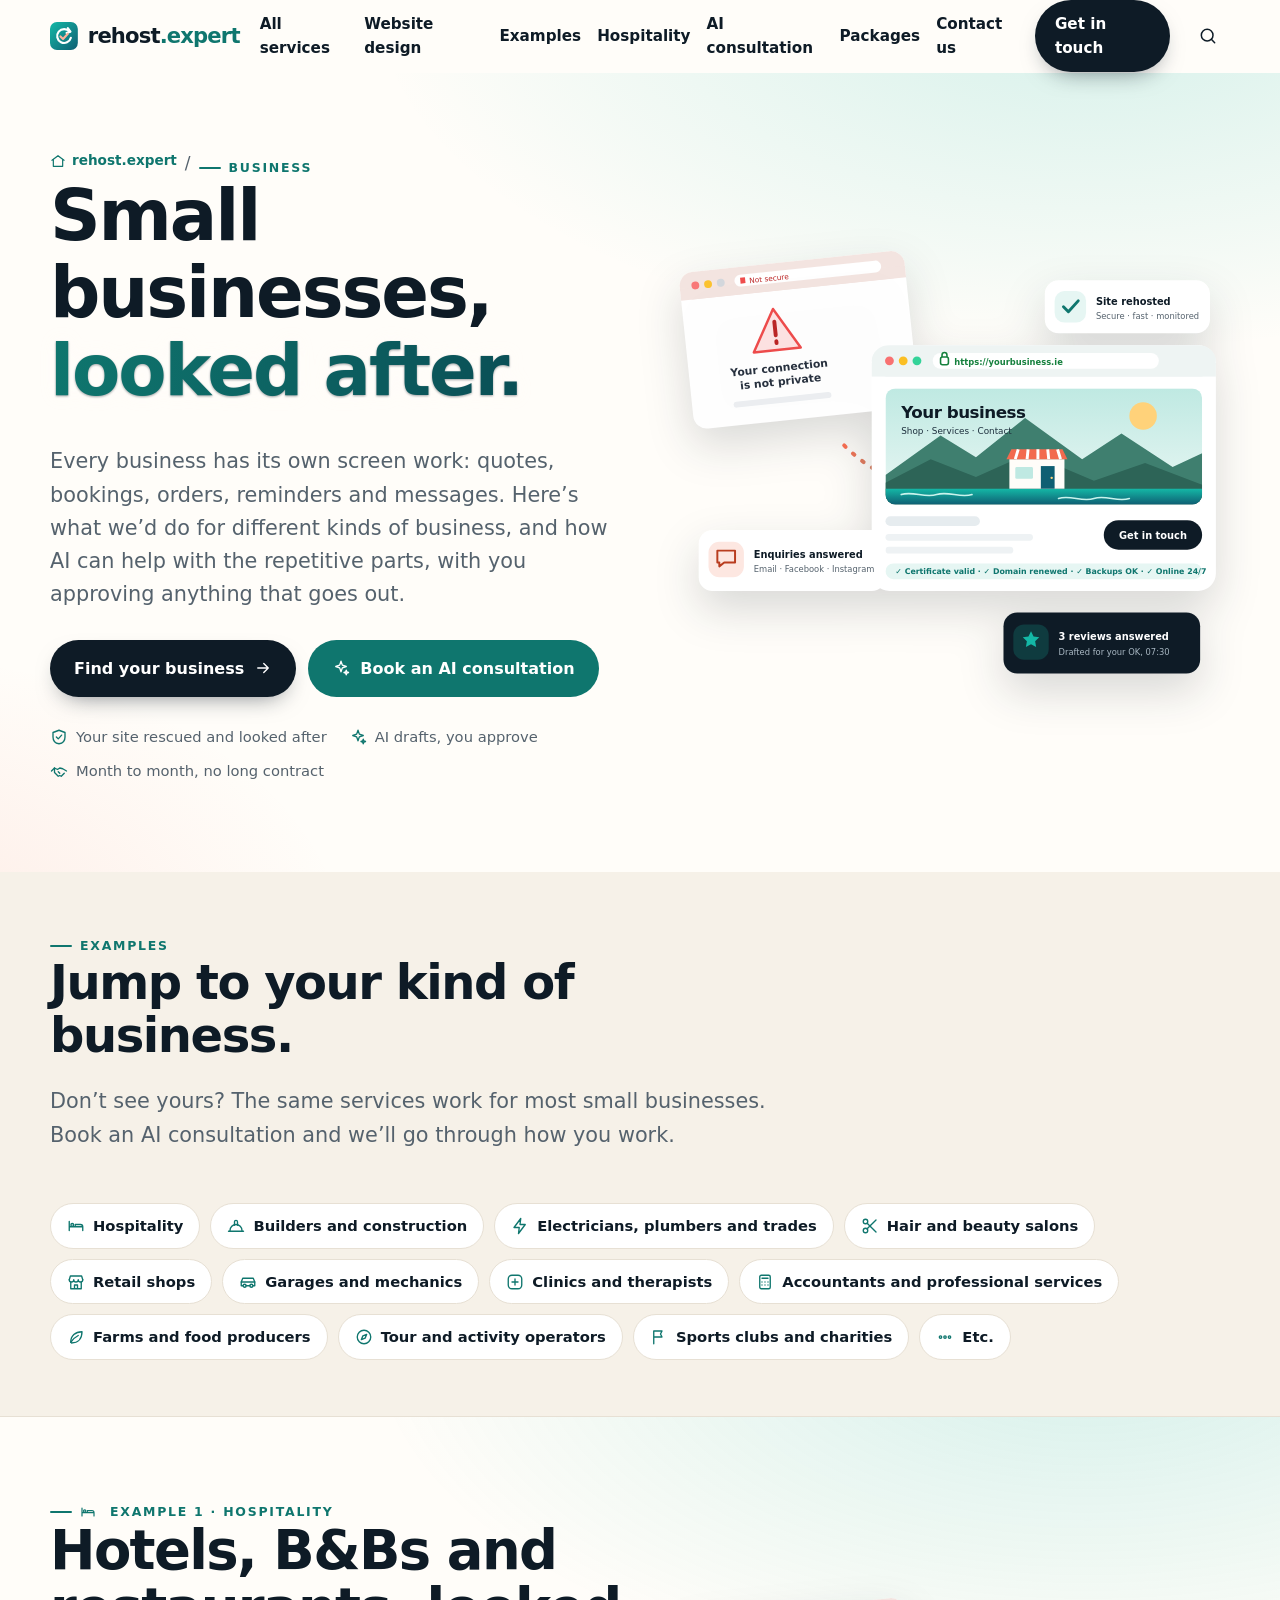
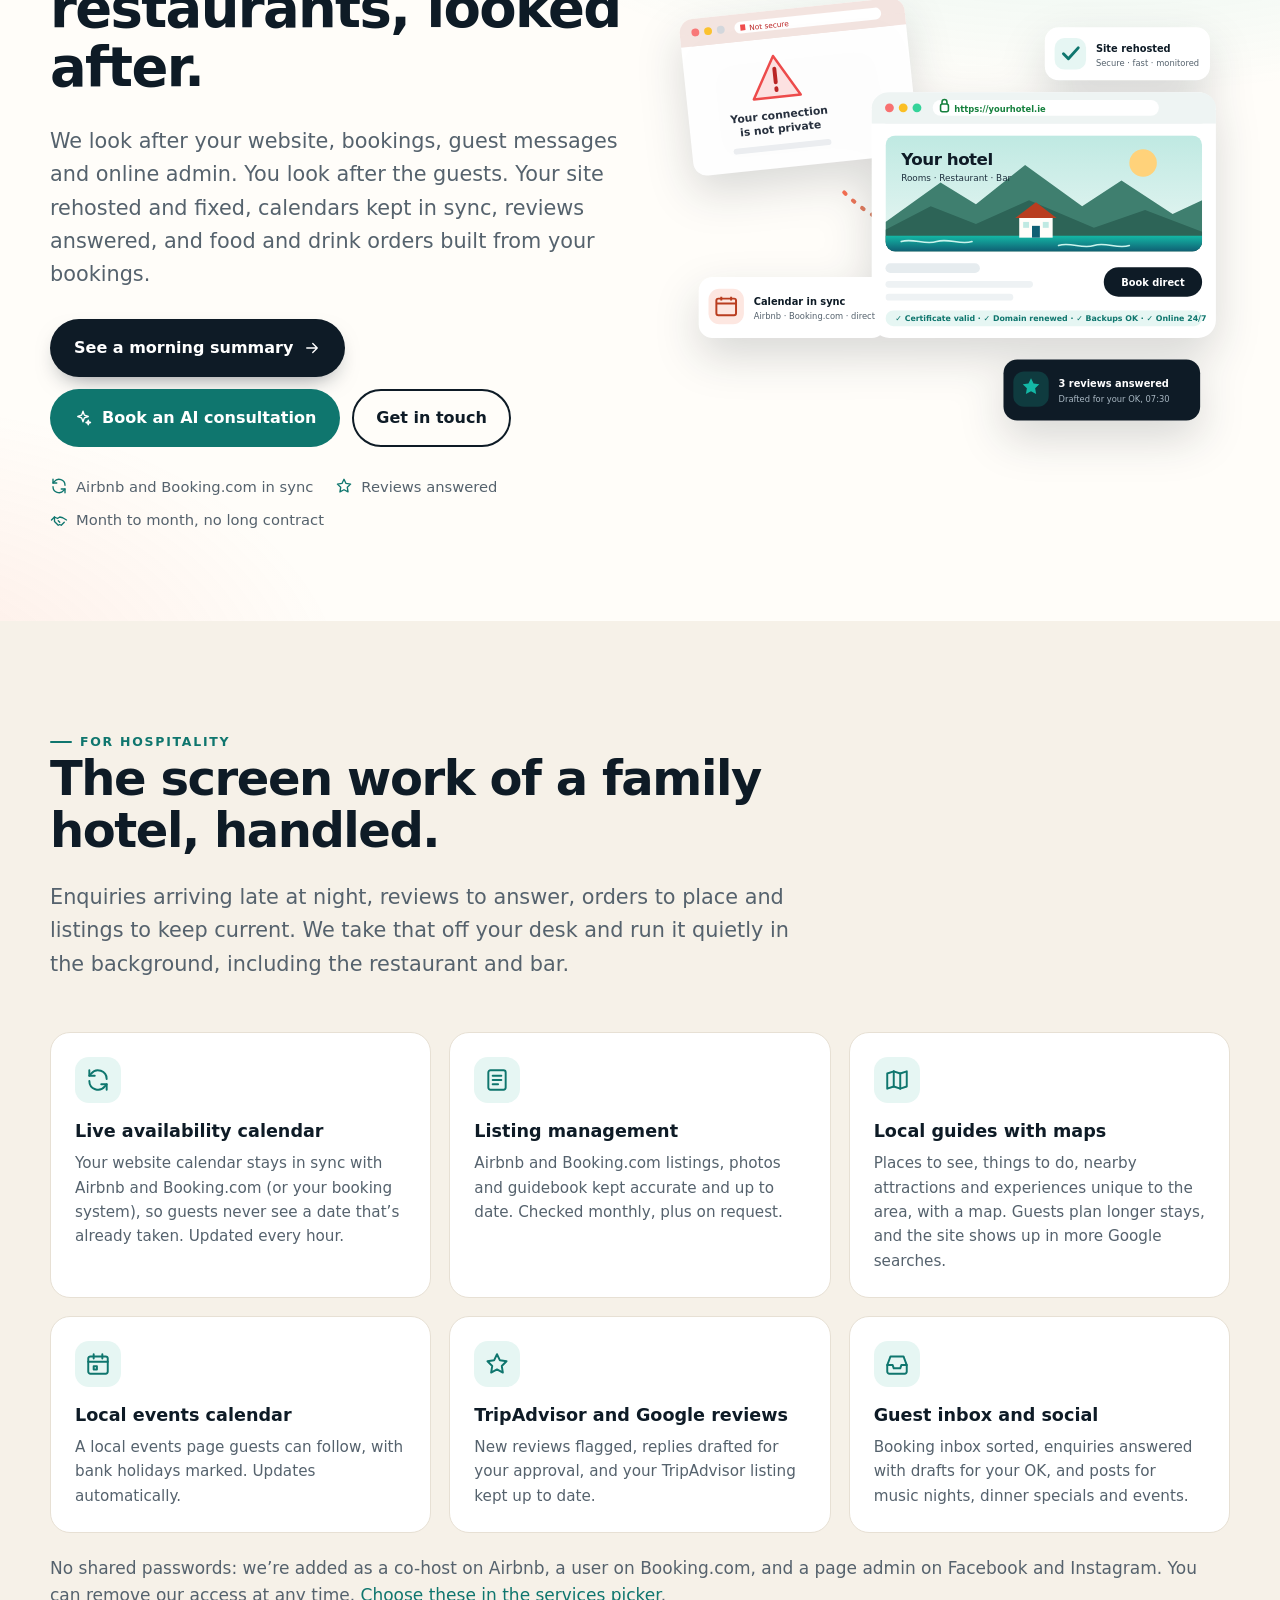
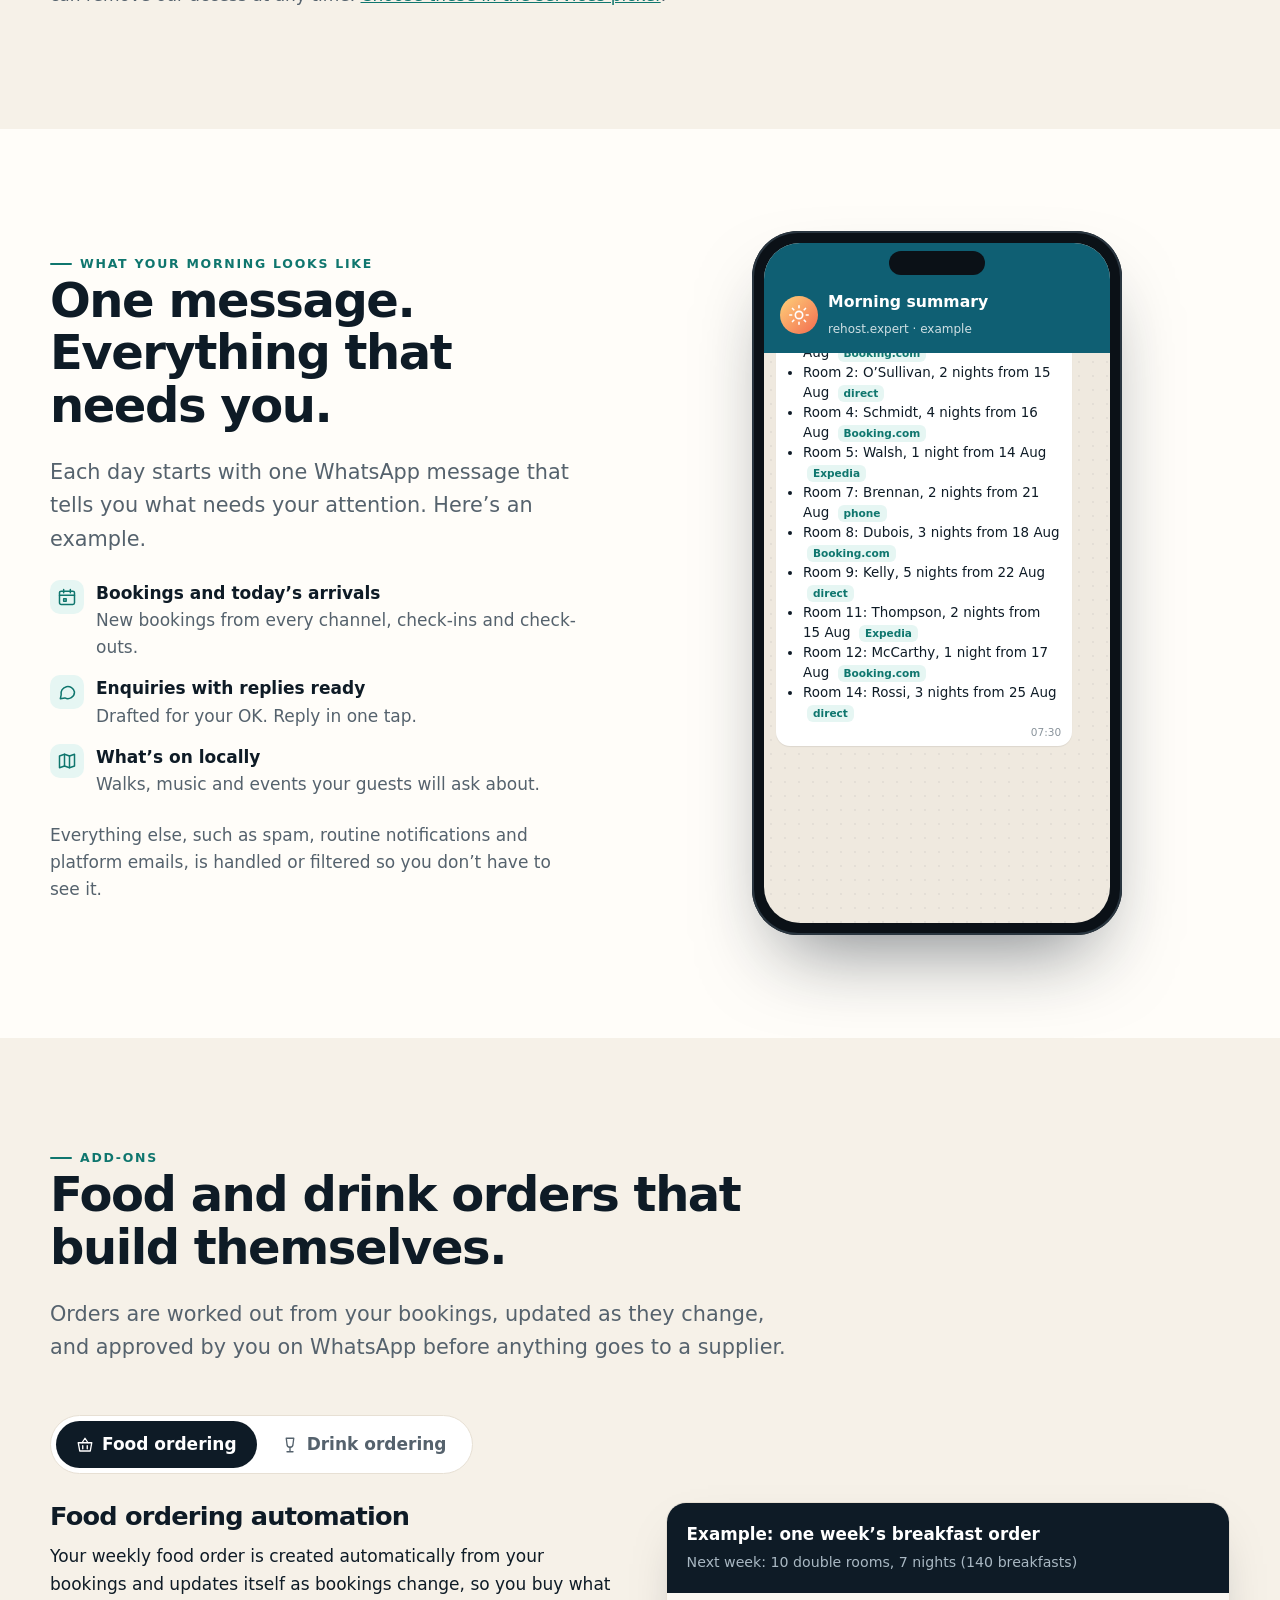
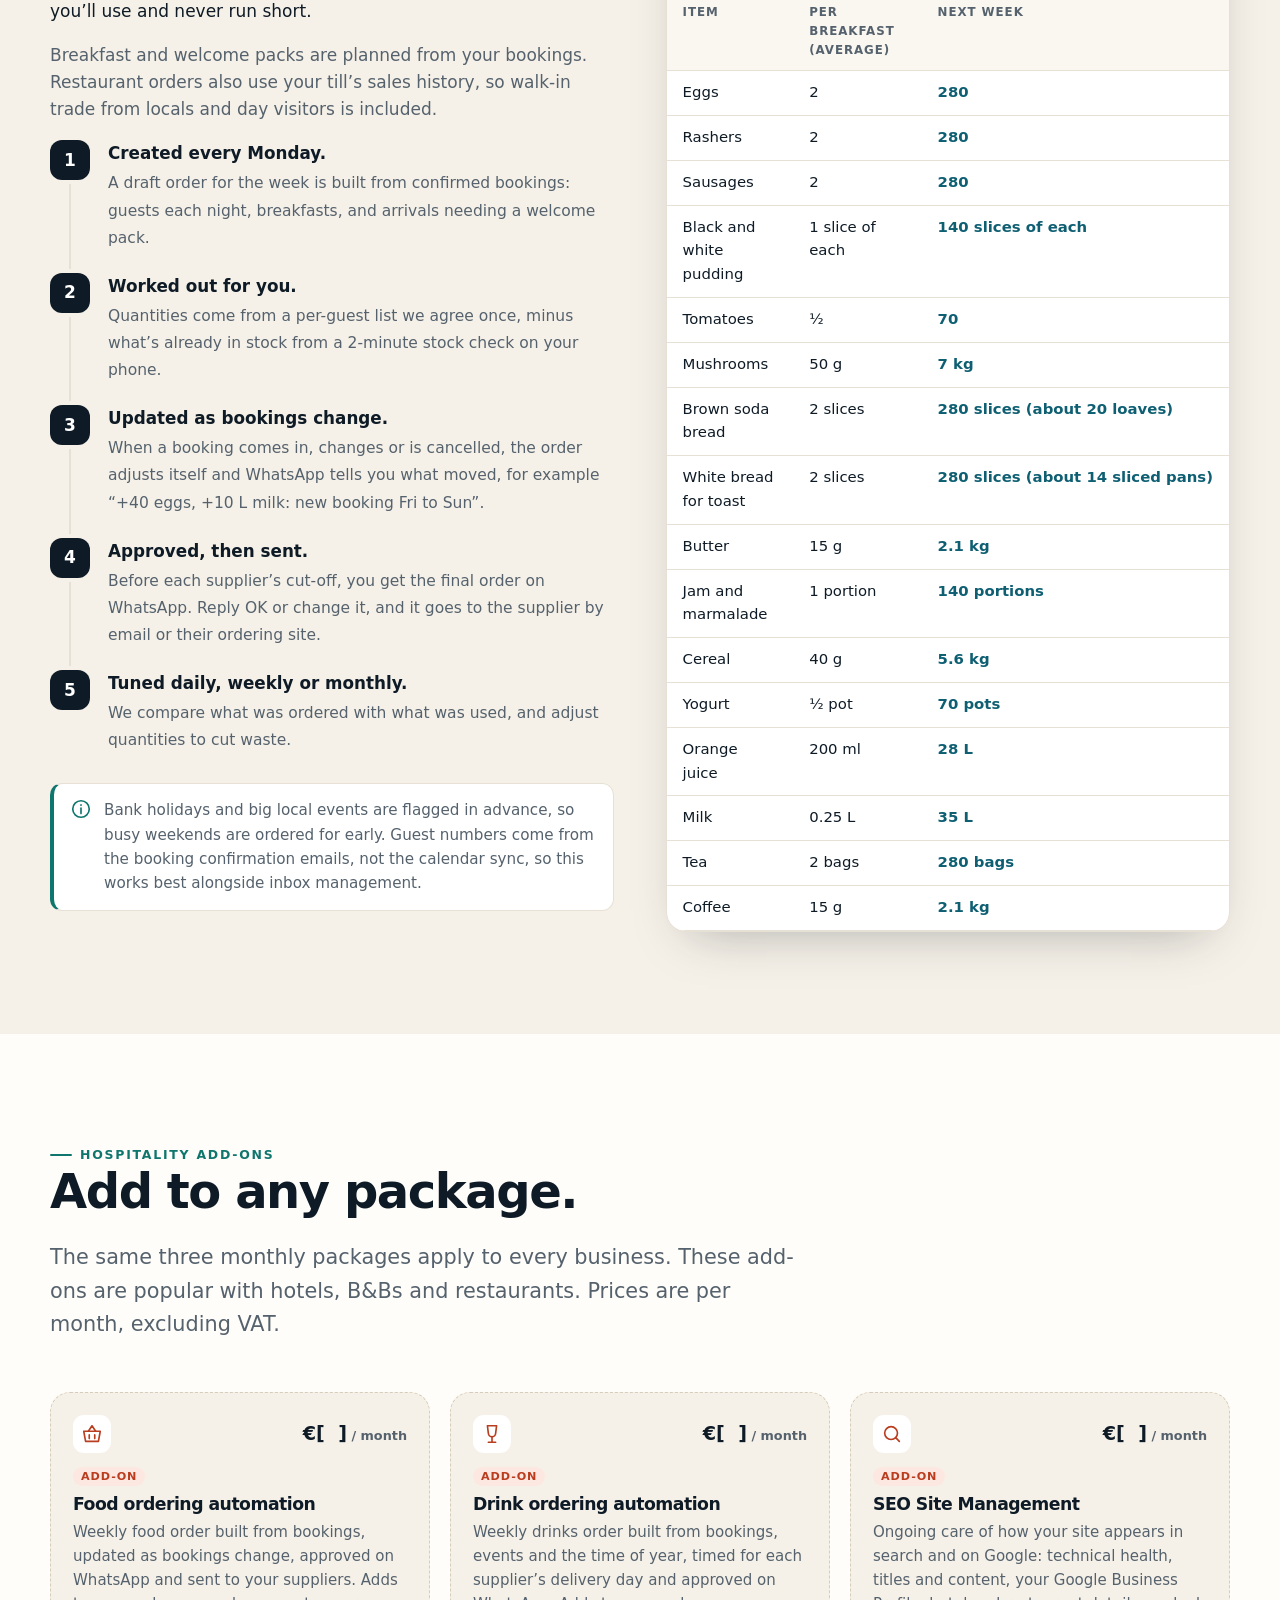
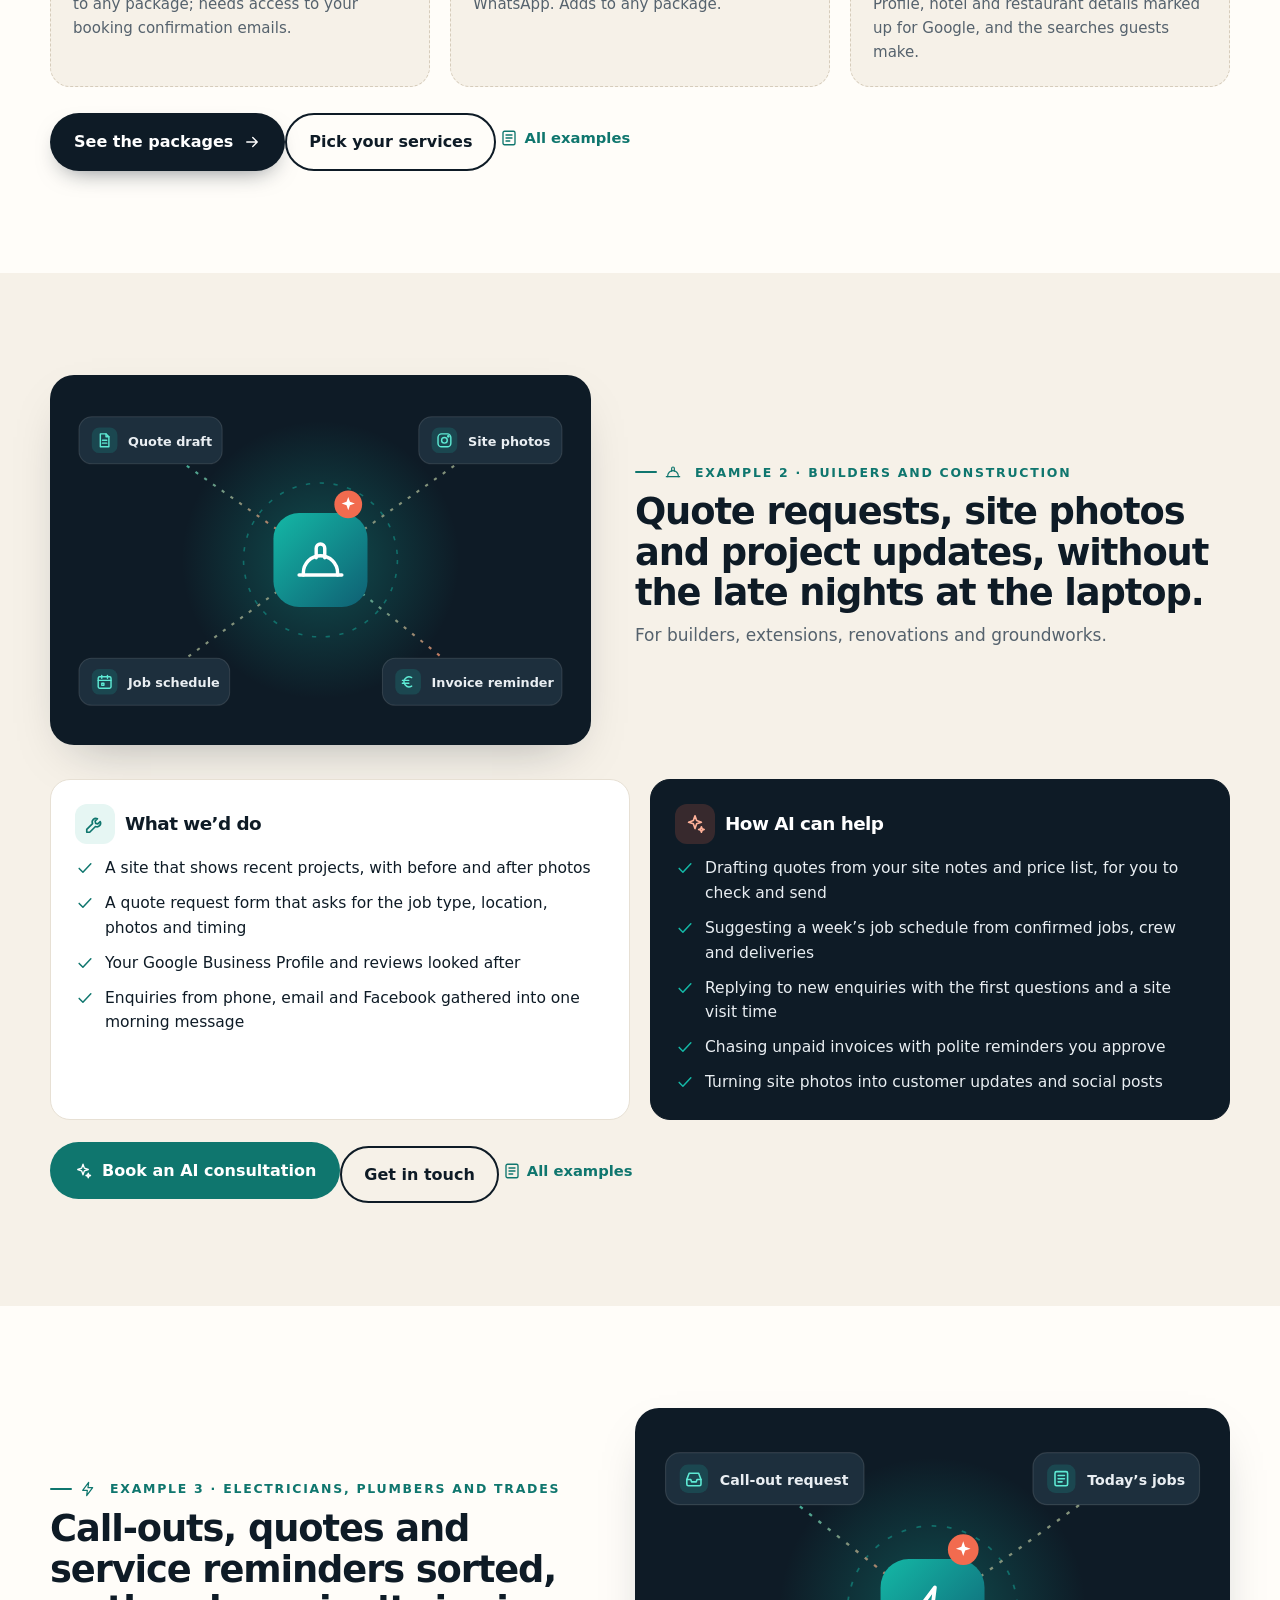
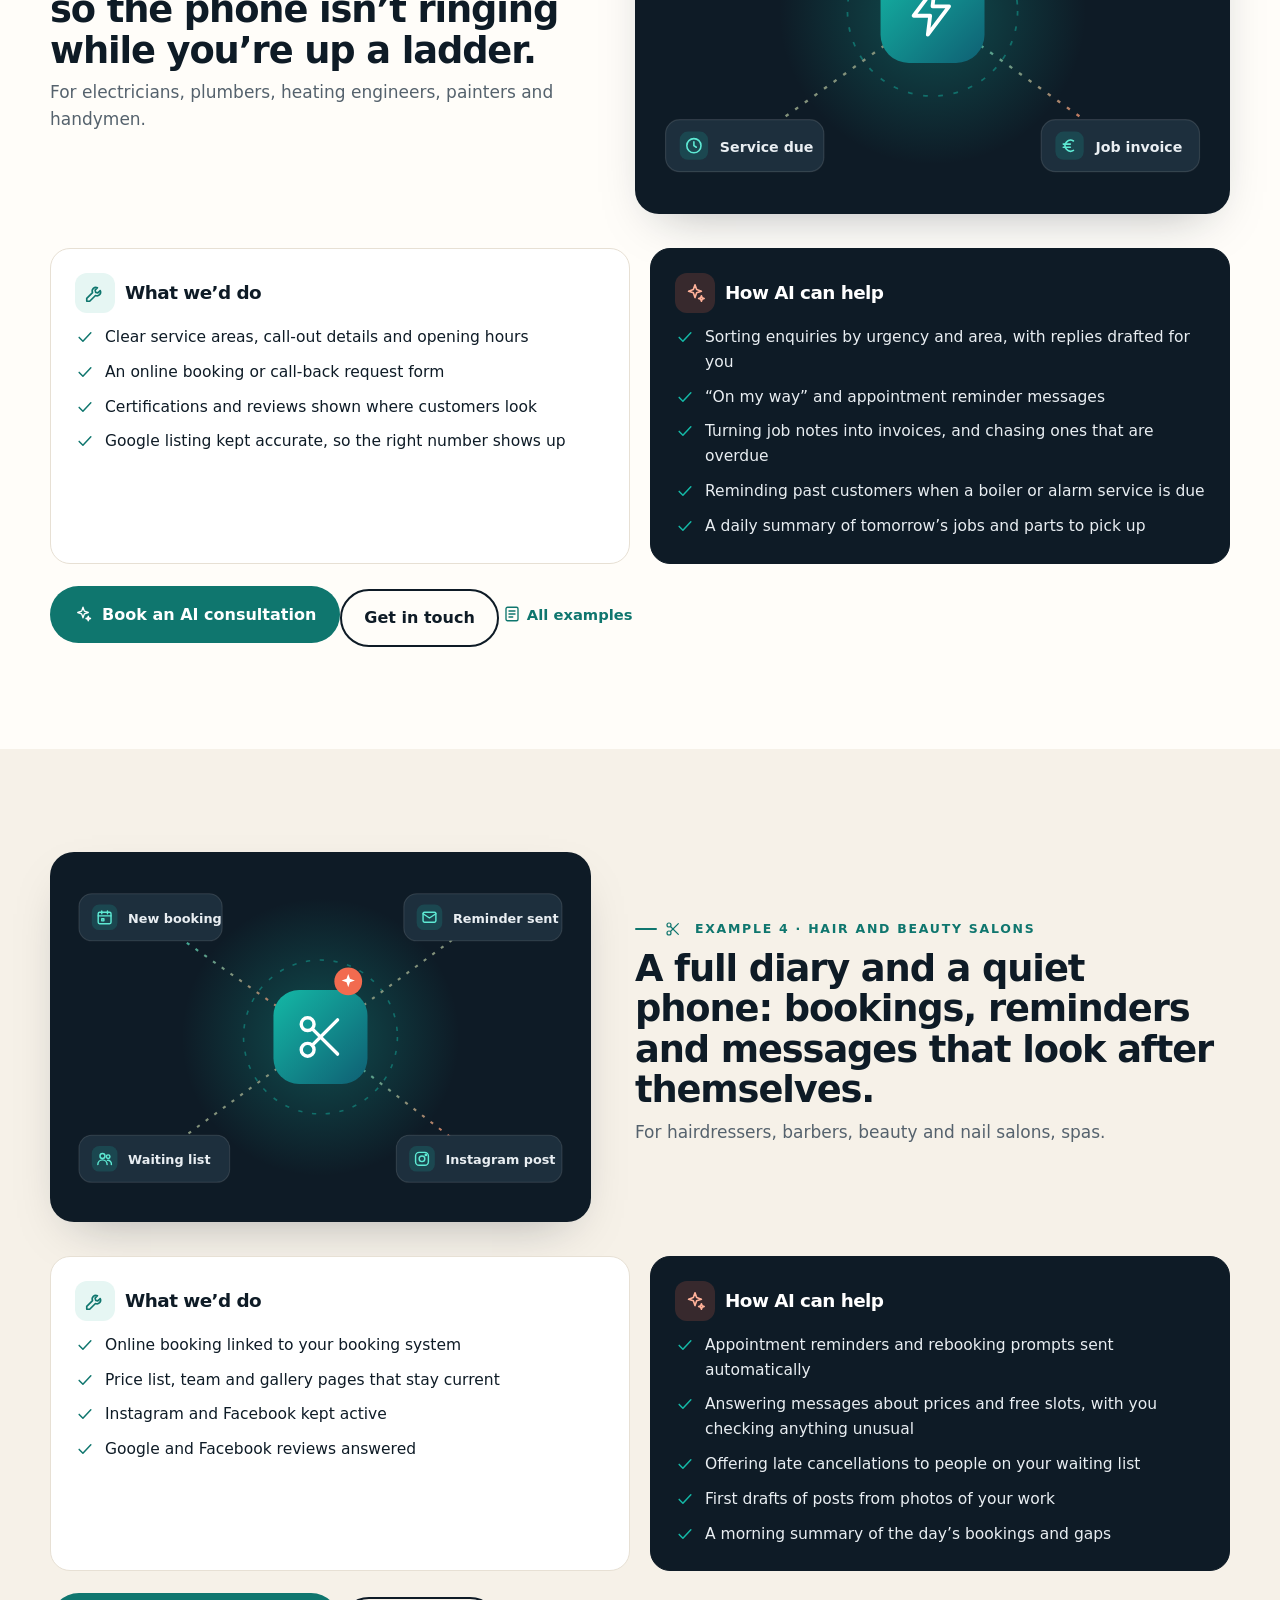
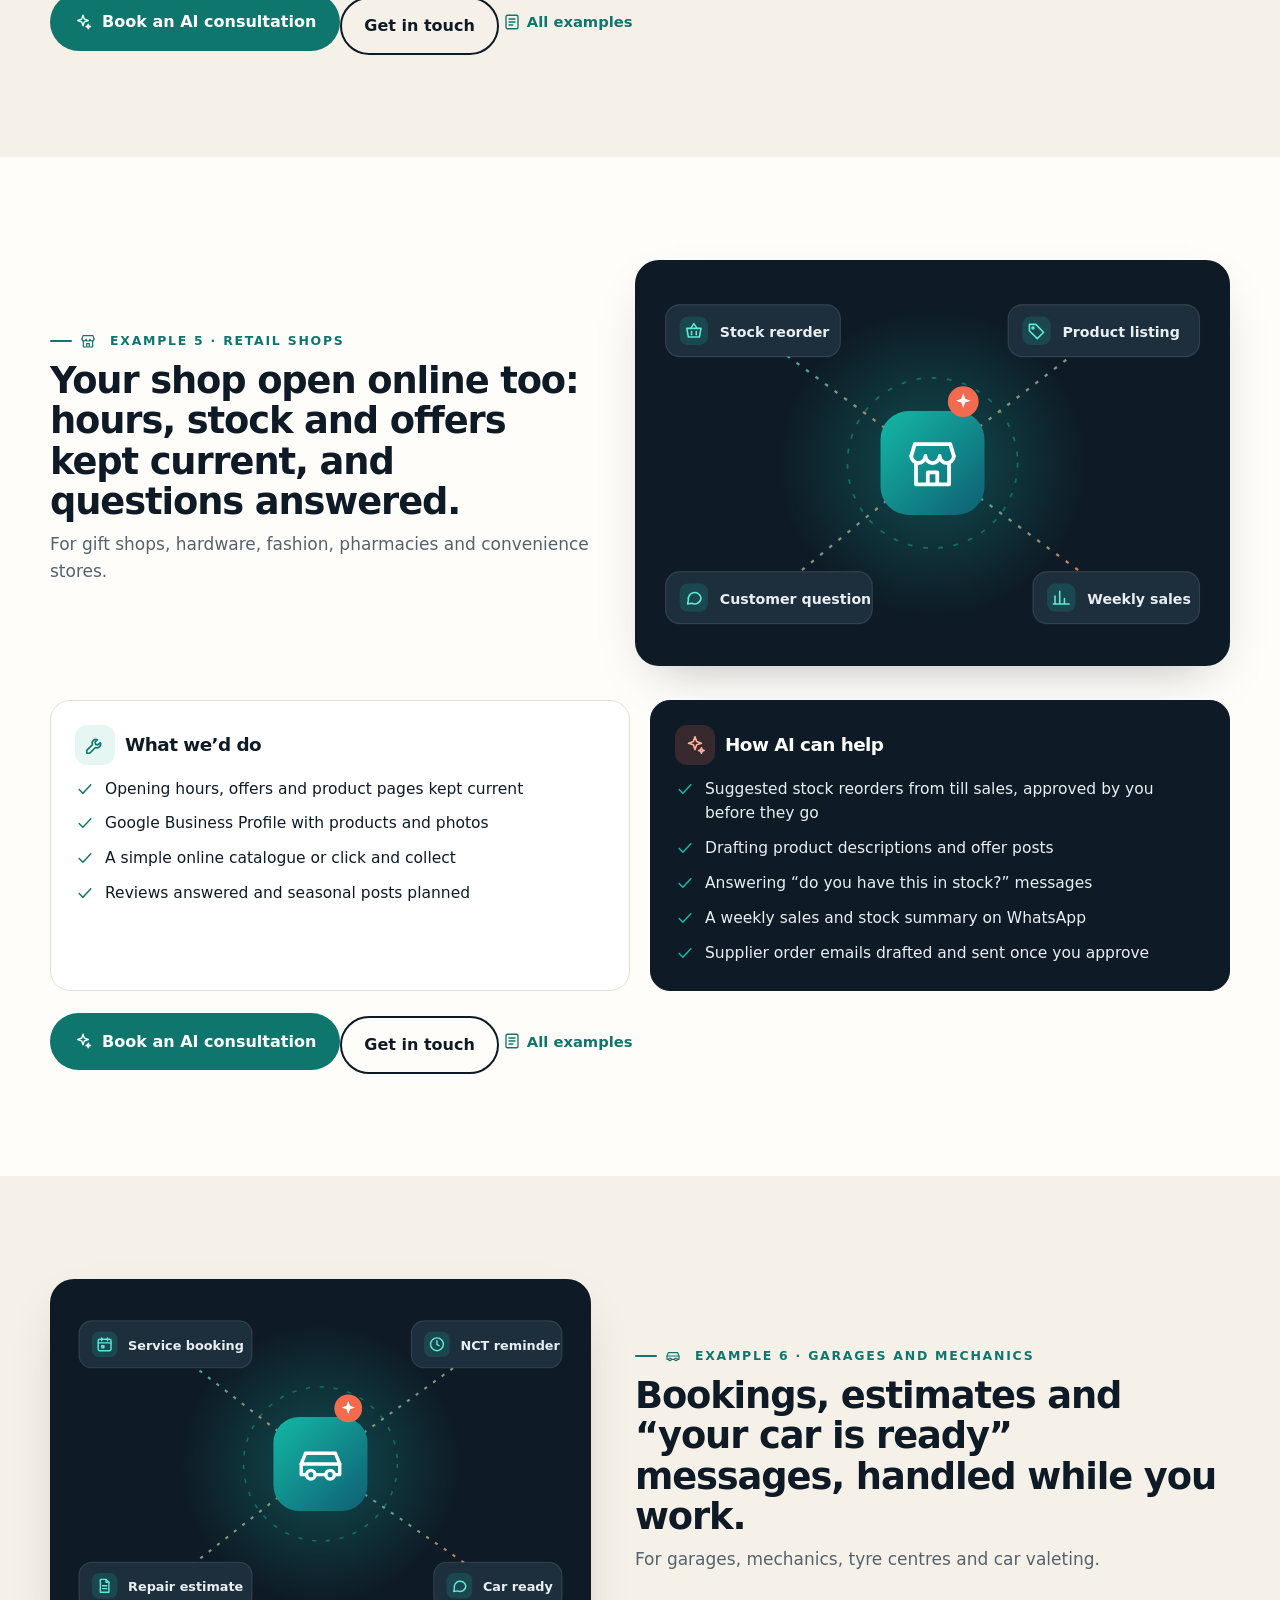
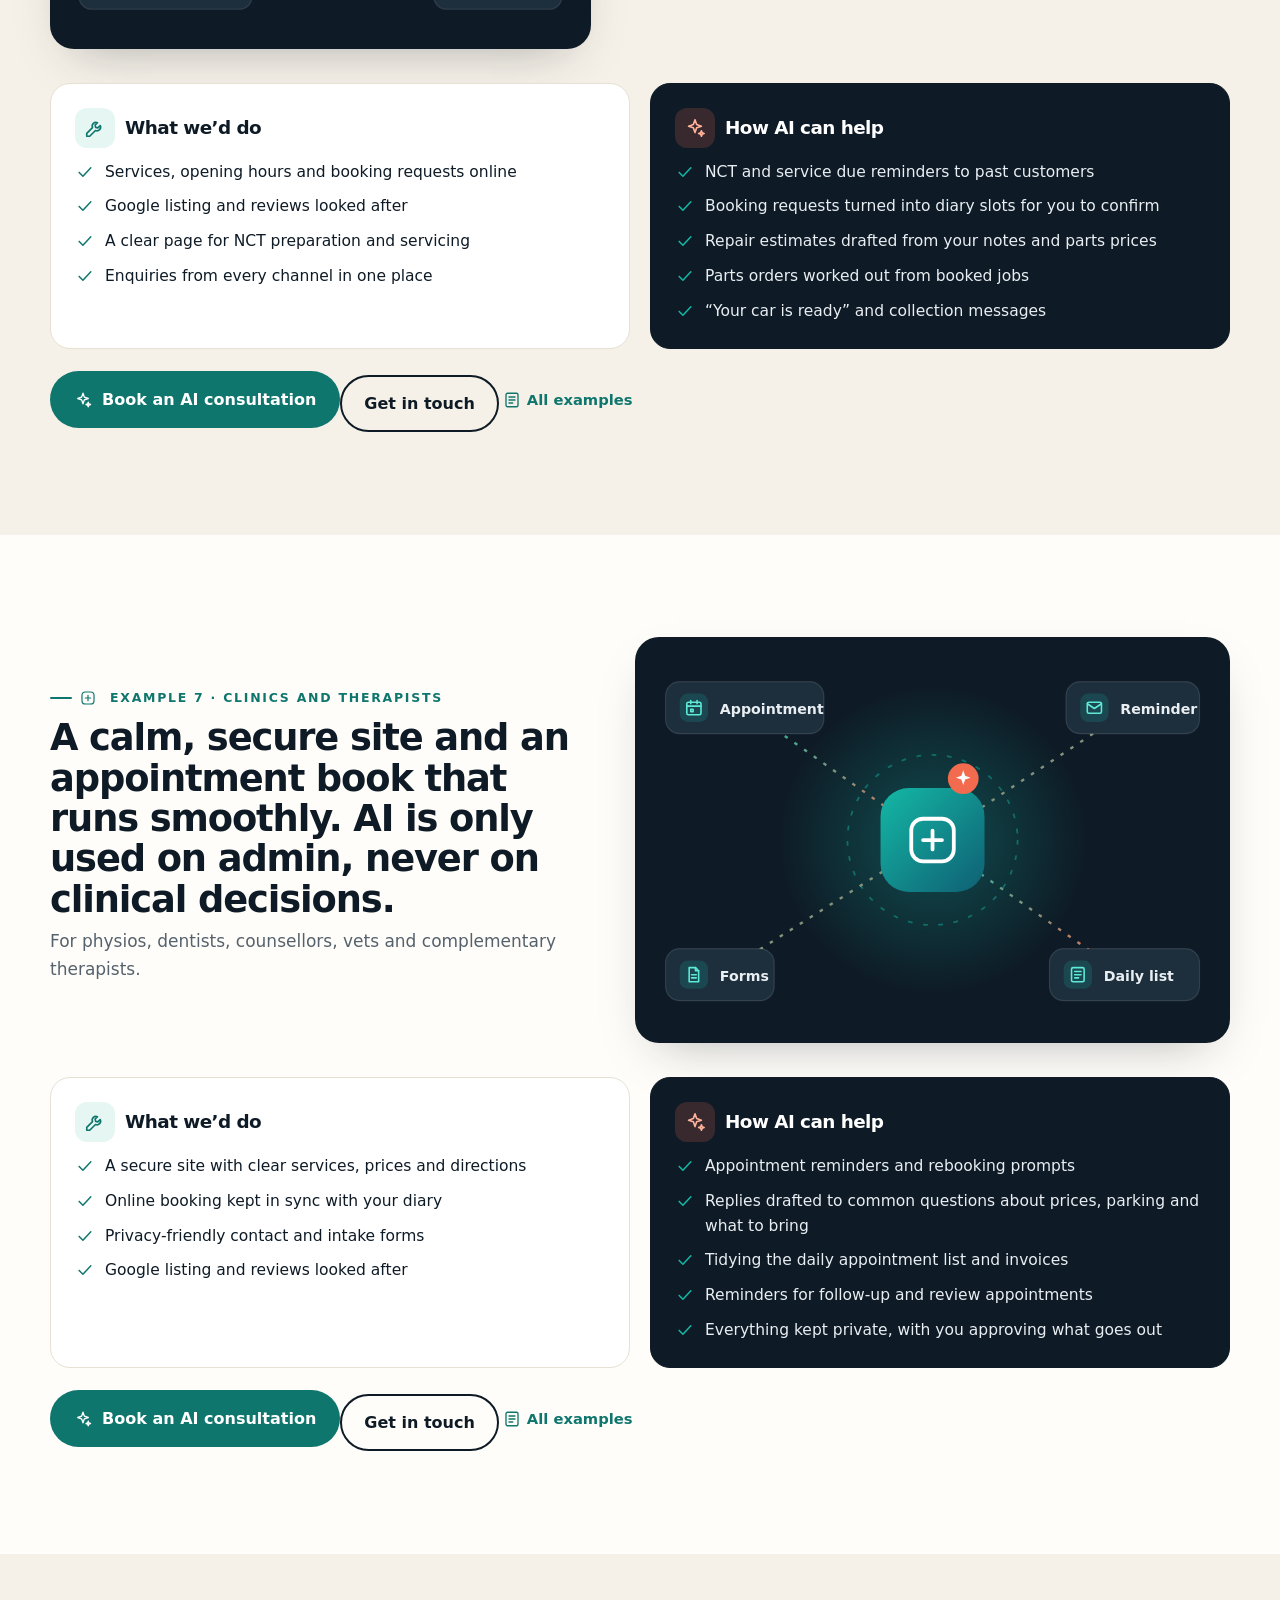
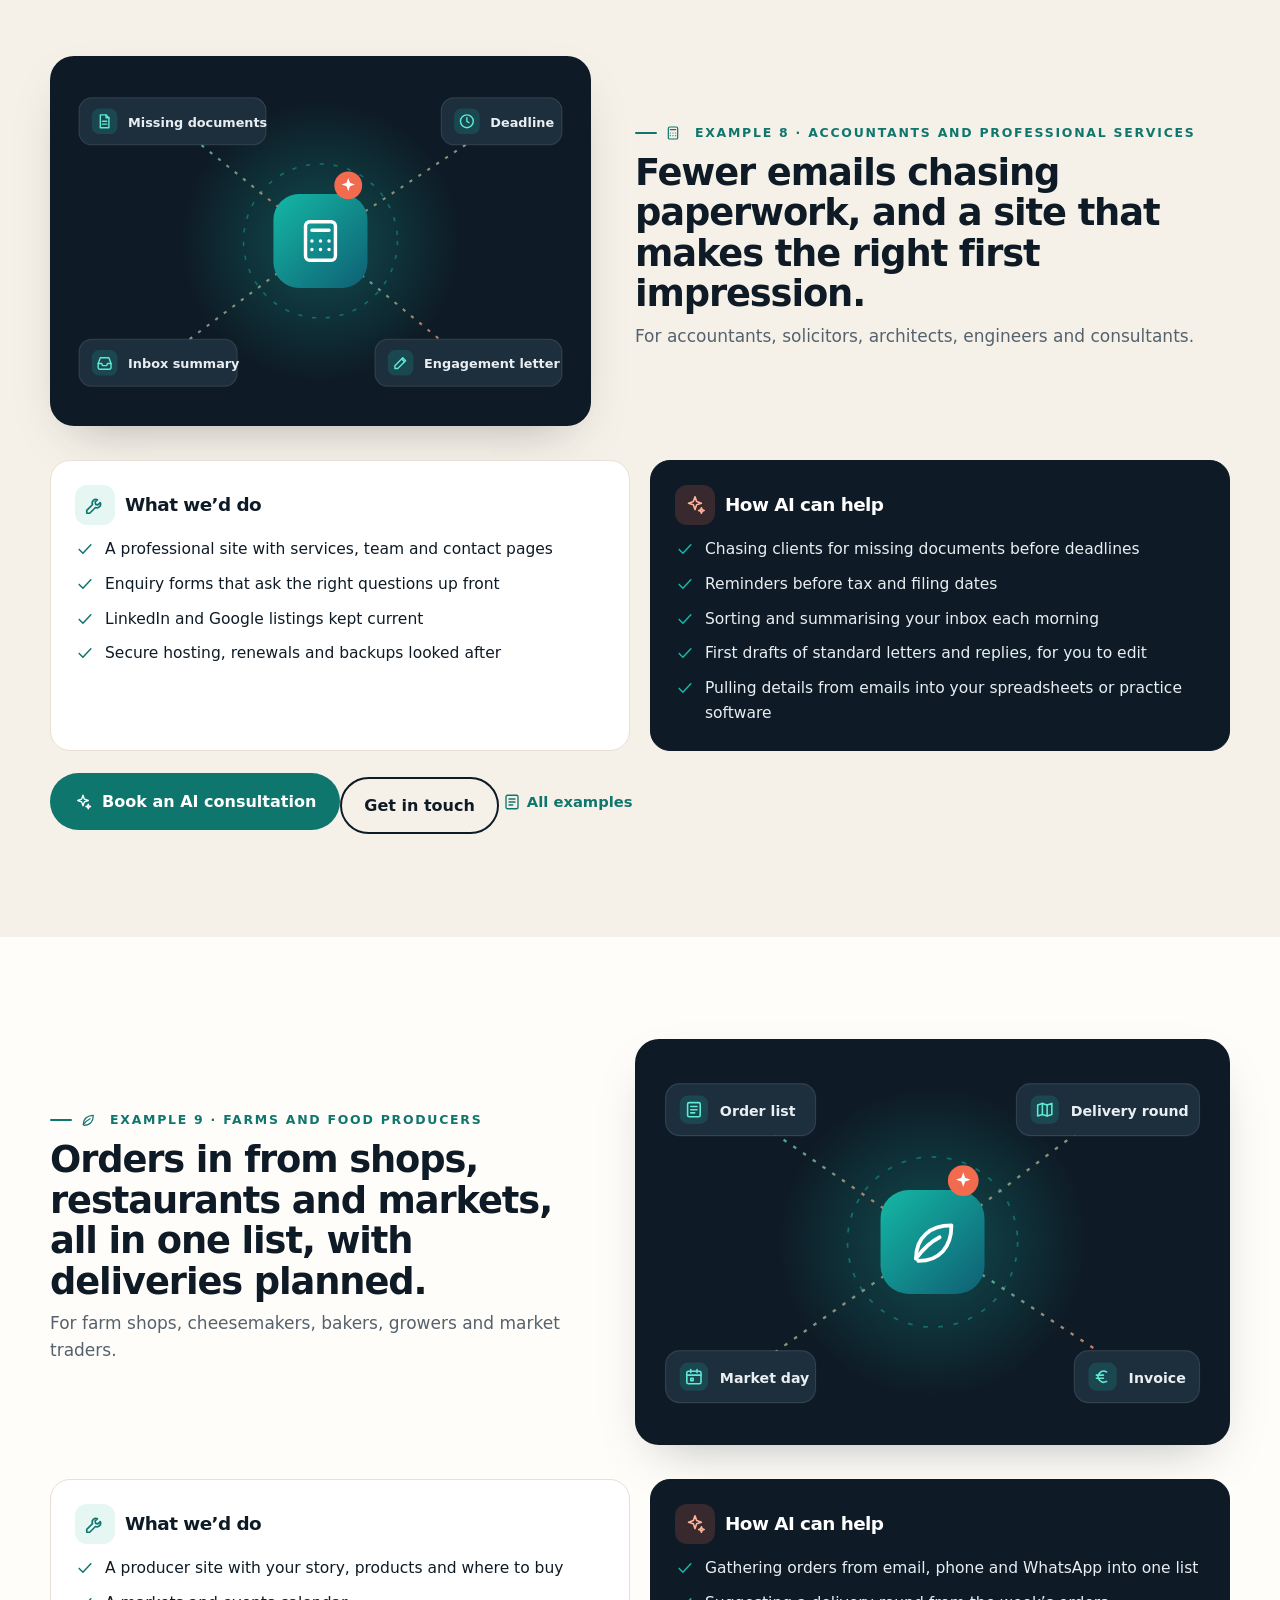
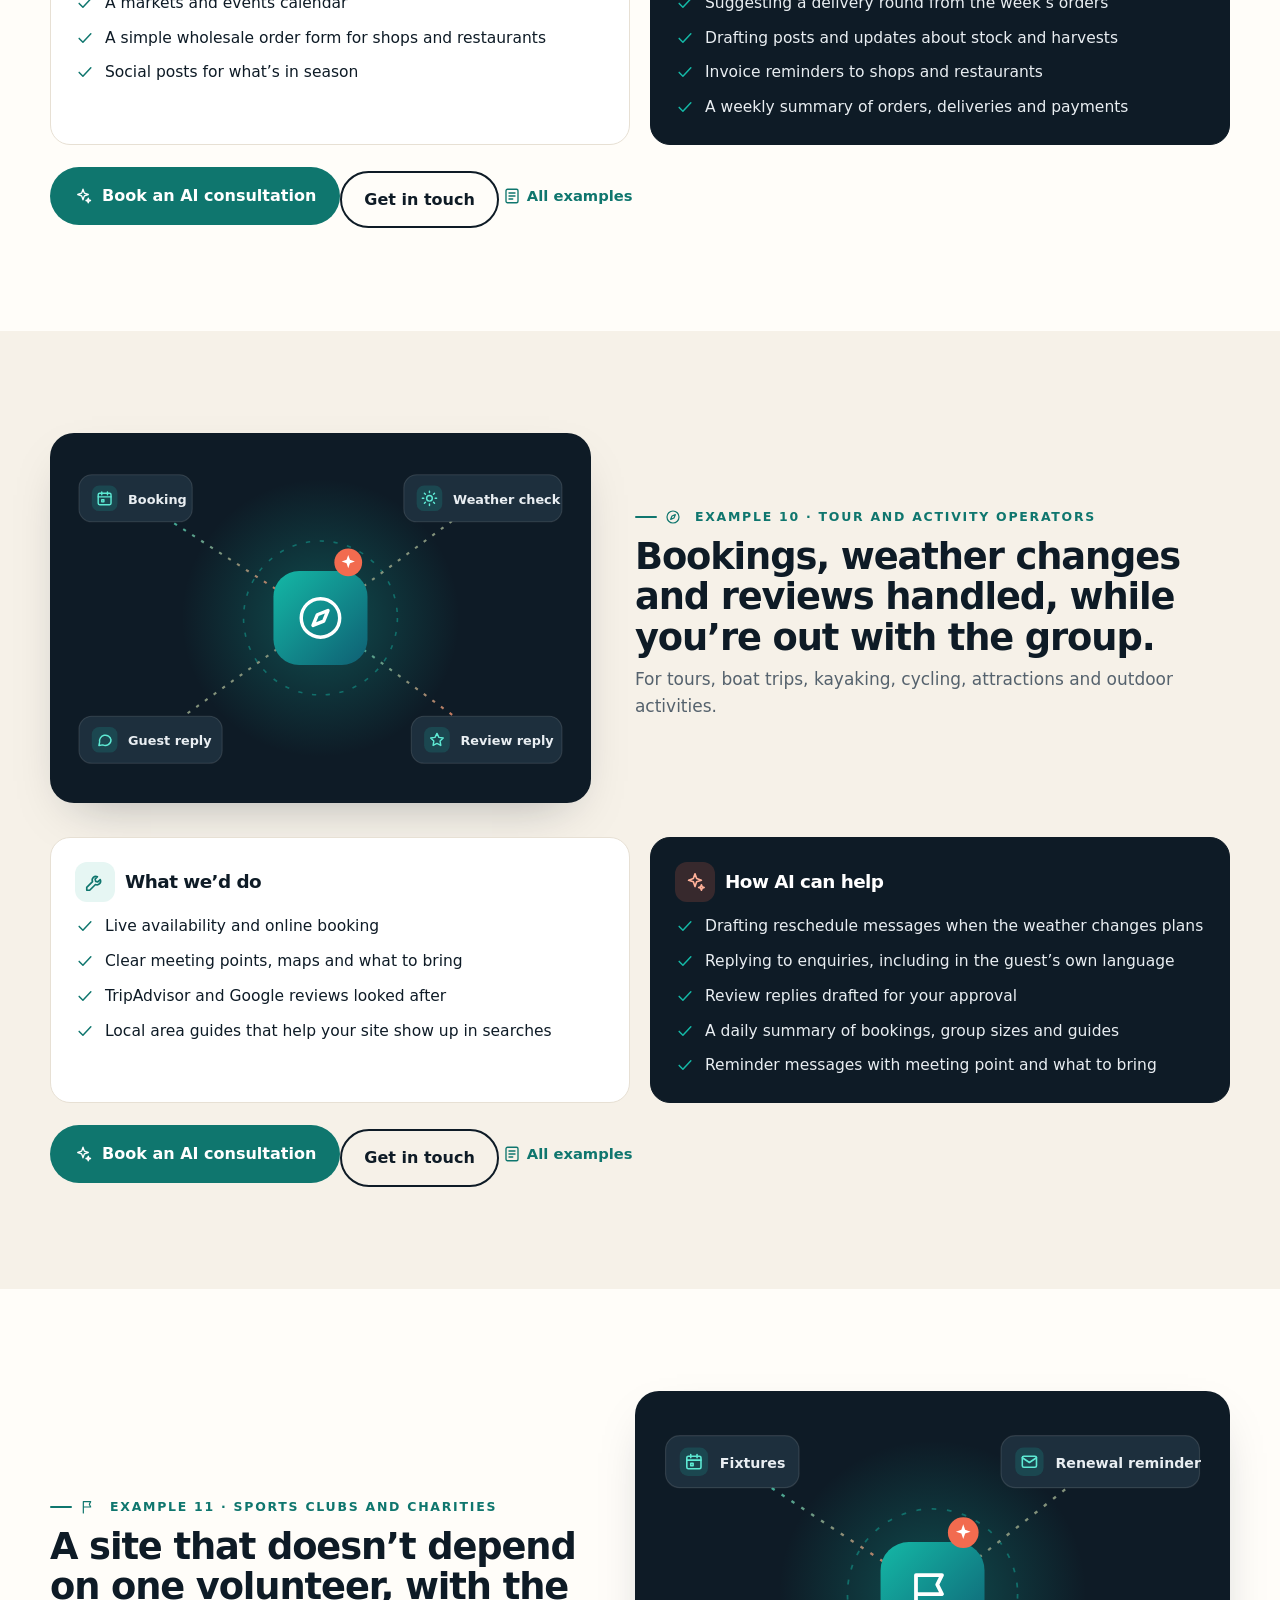
<file: business.html>
<!doctype html>
<html lang="en-IE" class="no-js">
<head>
<meta charset="utf-8">
<meta name="viewport" content="width=device-width, initial-scale=1">
<meta name="format-detection" content="telephone=no, email=no">
<meta name="robots" content="index, follow">
<title>Business examples · rehost.expert · Websites, admin and AI help for small businesses</title>
<meta name="description" content="rehost.expert for small businesses: examples for hospitality, builders, trades, salons, shops, garages, clinics, professional services, farms, tour operators, clubs and charities, with what we’d do and how AI can help.">
<link rel="canonical" href="https://rehost.expert/business.html">
<meta name="theme-color" content="#0e1b26">
<meta name="color-scheme" content="light">
<meta property="og:title" content="Business examples · rehost.expert · Websites, admin and AI help for small businesses">
<meta property="og:description" content="Website rescue, admin and AI help for small businesses, with examples by type of business.">
<meta property="og:type" content="website">
<meta property="og:url" content="https://rehost.expert/business.html">
<meta property="og:locale" content="en_IE">
<meta property="og:site_name" content="rehost.expert">
<meta property="og:image" content="https://rehost.expert/og-image.png?v=cb12c73ffd">
<meta property="og:image:width" content="1200">
<meta property="og:image:height" content="630">
<meta property="og:image:alt" content="rehost.expert — website rescue, hosting and digital services for small businesses">
<meta name="twitter:card" content="summary_large_image">
<meta name="twitter:title" content="Business examples · rehost.expert · Websites, admin and AI help for small businesses">
<meta name="twitter:description" content="Website rescue, admin and AI help for small businesses, with examples by type of business.">
<meta name="twitter:image" content="https://rehost.expert/og-image.png?v=cb12c73ffd">
<link rel="icon" href="favicon.svg?v=cb12c73ffd" type="image/svg+xml">
<link rel="apple-touch-icon" href="apple-touch-icon.png?v=cb12c73ffd">
<link rel="stylesheet" href="style.css?v=cb12c73ffd">
<link rel="preload" href="search-index.json?v=8c95621181" as="fetch" crossorigin>
<link id="site-search-index" href="search-index.json?v=8c95621181">
<script>document.documentElement.classList.remove('no-js')</script>
<script type="application/ld+json">{"@context":"https://schema.org","@graph":[{"@type":["LocalBusiness","ProfessionalService"],"@id":"https://rehost.expert/#business","name":"rehost.expert","url":"https://rehost.expert/","email":"shane@rehost.expert","telephone":"+353852278203","description":"Website rescue, hosting and digital services for small businesses.","image":"https://rehost.expert/og-image.png","logo":"https://rehost.expert/apple-touch-icon.png","address":{"@type":"PostalAddress","addressRegion":"West Cork","addressCountry":"IE"},"areaServed":{"@type":"AdministrativeArea","name":"West Cork"}},{"@type":"WebSite","@id":"https://rehost.expert/#website","name":"rehost.expert","url":"https://rehost.expert/","inLanguage":"en-IE","publisher":{"@id":"https://rehost.expert/#business"}},{"@type":"WebPage","@id":"https://rehost.expert/business.html#webpage","url":"https://rehost.expert/business.html","name":"Business examples · rehost.expert · Websites, admin and AI help for small businesses","description":"rehost.expert for small businesses: examples for hospitality, builders, trades, salons, shops, garages, clinics, professional services, farms, tour operators, clubs and charities, with what we’d do and how AI can help.","isPartOf":{"@id":"https://rehost.expert/#website"},"about":{"@id":"https://rehost.expert/#business"},"inLanguage":"en-IE"}]}</script>
</head>
<body id="top">
<a class="skip" href="#main">Skip to content</a>
<header class="top"><div class="wrap"><a class="brand" href="index.html" aria-label="rehost.expert home"><svg viewBox="0 0 64 64" aria-hidden="true"><defs><linearGradient id="lg" x1="0" y1="0" x2="1" y2="1"><stop offset="0" stop-color="#14b8a6"/><stop offset="1" stop-color="#0f5f73"/></linearGradient></defs><rect width="64" height="64" rx="16" fill="url(#lg)"/><path d="M45 22a16 16 0 1 0 3 14" fill="none" stroke="#fff" stroke-width="5" stroke-linecap="round"/><path d="M41 14l6 8-9 3" fill="none" stroke="#fff" stroke-width="5" stroke-linecap="round" stroke-linejoin="round"/><path d="M24 33l6 6 11-12" fill="none" stroke="#ffb199" stroke-width="5" stroke-linecap="round" stroke-linejoin="round"/></svg><b>rehost<span>.expert</span></b></a><div class="top-end"><nav class="menu" aria-label="Sections"><a href="index.html">All services</a><a href="website-design.html">Website design</a><a href="#jump">Examples</a><a href="#hospitality">Hospitality</a><a href="index.html#ai">AI consultation</a><a href="index.html#packages">Packages</a><a href="contact.html">Contact us</a><a class="btn btn--primary" href="#contact">Get in touch</a></nav><div class="top-tools"><button type="button" class="site-search-btn" data-open-search aria-expanded="false" aria-controls="site-search" aria-label="Search the site"><svg viewBox="0 0 24 24" width="18" height="18" fill="none" stroke="currentColor" stroke-width="1.8" stroke-linecap="round" stroke-linejoin="round" aria-hidden="true"><circle cx="11" cy="11" r="7"/><path d="m20 20-4-4"/></svg></button><button type="button" class="nav-toggle" id="nav-toggle" aria-expanded="false" aria-controls="nav-panel" aria-label="Open menu"><span class="nav-toggle-bars" aria-hidden="true"><span></span><span></span><span></span></span></button></div></div></div>
<div class="nav-panel" id="nav-panel" hidden><button type="button" class="nav-panel-search" data-open-search aria-expanded="false" aria-controls="site-search"><svg viewBox="0 0 24 24" width="18" height="18" fill="none" stroke="currentColor" stroke-width="1.8" stroke-linecap="round" stroke-linejoin="round" aria-hidden="true"><circle cx="11" cy="11" r="7"/><path d="m20 20-4-4"/></svg><span>Search the site</span></button><nav class="nav-panel-menu" aria-label="Mobile"><a href="index.html">All services</a><a href="website-design.html">Website design</a><a href="#jump">Examples</a><a href="#hospitality">Hospitality</a><a href="index.html#what-is-ai">What is AI</a><a href="index.html#what-is-seo">What is SEO</a><a href="index.html#ai">AI consultation</a><a href="index.html#packages">Packages</a><a href="contact.html">Contact us</a><a class="btn btn--primary" href="#contact">Get in touch</a></nav></div></header>
<div class="site-search" id="site-search" hidden><div class="site-search-back" id="site-search-back"></div><div class="site-search-dialog" id="site-search-dialog" role="dialog" aria-modal="true" aria-labelledby="site-search-title"><div class="site-search-bar"><p id="site-search-title" class="vh">Search the site</p><form class="site-search-form" id="site-search-form" role="search" action="#" method="get"><span class="site-search-ic" aria-hidden="true"><svg viewBox="0 0 24 24" width="18" height="18" fill="none" stroke="currentColor" stroke-width="1.8" stroke-linecap="round" stroke-linejoin="round" aria-hidden="true"><circle cx="11" cy="11" r="7"/><path d="m20 20-4-4"/></svg></span><label for="site-search-q" class="vh">Search pages and services</label><input type="search" id="site-search-q" name="q" placeholder="Search pages and services" autocomplete="off" autocorrect="off" spellcheck="false" enterkeyhint="search"><button type="button" class="site-search-clear" id="site-search-clear" hidden aria-label="Clear search"><svg viewBox="0 0 24 24" width="18" height="18" fill="none" stroke="currentColor" stroke-width="1.8" stroke-linecap="round" stroke-linejoin="round" aria-hidden="true"><path d="M6 6l12 12M18 6 6 18"/></svg></button></form><button type="button" class="site-search-close" id="site-search-close" aria-label="Close search"><svg viewBox="0 0 24 24" width="18" height="18" fill="none" stroke="currentColor" stroke-width="1.8" stroke-linecap="round" stroke-linejoin="round" aria-hidden="true"><path d="M6 6l12 12M18 6 6 18"/></svg></button></div><div class="site-search-body"><p class="site-search-status" id="site-search-status" role="status" aria-live="polite"></p><ul class="site-search-results" id="site-search-results" role="listbox" aria-label="Search results"></ul></div></div></div>
<main id="main">
<section class="hero"><div class="wrap">
<div class="rv">
<a class="crumb" href="index.html"><svg viewBox="0 0 24 24" width="18" height="18" fill="none" stroke="currentColor" stroke-width="1.8" stroke-linecap="round" stroke-linejoin="round" aria-hidden="true"><path d="M3 11 12 4l9 7"/><path d="M5 10v10h14V10"/></svg>rehost.expert</a><span class="crumb-sep" aria-hidden="true">/</span><span class="eyebrow" style="display:inline-flex">Business</span>
<h1>Small businesses, <span class="hl">looked after.</span></h1>
<p class="lead">Every business has its own screen work: quotes, bookings, orders, reminders and messages. Here’s what we’d do for different kinds of business, and how AI can help with the repetitive parts, with you approving anything that goes out.</p>
<div class="ctas"><a class="btn btn--primary" href="#jump">Find your business <svg viewBox="0 0 24 24" width="18" height="18" fill="none" stroke="currentColor" stroke-width="1.8" stroke-linecap="round" stroke-linejoin="round" aria-hidden="true"><path d="M5 12h14M13 6l6 6-6 6"/></svg></a><a class="btn btn--accent" data-pick-ai href="index.html?pick=ai#services"><svg viewBox="0 0 24 24" width="18" height="18" fill="none" stroke="currentColor" stroke-width="1.8" stroke-linecap="round" stroke-linejoin="round" aria-hidden="true"><path d="M12 3l1.8 5.2L19 10l-5.2 1.8L12 17l-1.8-5.2L5 10l5.2-1.8z"/><path d="M19 15l.8 2.2L22 18l-2.2.8L19 21l-.8-2.2L16 18l2.2-.8z"/></svg>Book an AI consultation</a></div>
<div class="trust"><span><svg viewBox="0 0 24 24" width="18" height="18" fill="none" stroke="currentColor" stroke-width="1.8" stroke-linecap="round" stroke-linejoin="round" aria-hidden="true"><path d="M12 3 4 6v6c0 5 3.4 8.4 8 9 4.6-.6 8-4 8-9V6z"/><path d="m8.5 12 2.5 2.5 4.5-5"/></svg>Your site rescued and looked after</span><span><svg viewBox="0 0 24 24" width="18" height="18" fill="none" stroke="currentColor" stroke-width="1.8" stroke-linecap="round" stroke-linejoin="round" aria-hidden="true"><path d="M12 3l1.8 5.2L19 10l-5.2 1.8L12 17l-1.8-5.2L5 10l5.2-1.8z"/><path d="M19 15l.8 2.2L22 18l-2.2.8L19 21l-.8-2.2L16 18l2.2-.8z"/></svg>AI drafts, you approve</span><span><svg viewBox="0 0 24 24" width="18" height="18" fill="none" stroke="currentColor" stroke-width="1.8" stroke-linecap="round" stroke-linejoin="round" aria-hidden="true"><path d="M2 12l4-4 4 2 3-2 4 1 5 3"/><path d="M6 8v6l5 5 2-1 2 1 4-4"/><path d="M11 13l2 2"/></svg>Month to month, no long contract</span></div>
</div>
<div class="hero-art rv"><svg viewBox="0 0 560 470" role="img" aria-label="Illustration: a broken business website with a security warning being rehosted into a secure, working site with enquiries, reviews and messages">
<defs>
<linearGradient id="sky" x1="0" y1="0" x2="0" y2="1"><stop offset="0" stop-color="#bfe9e2"/><stop offset="1" stop-color="#eaf7f4"/></linearGradient>
<linearGradient id="sea" x1="0" y1="0" x2="0" y2="1"><stop offset="0" stop-color="#14b8a6"/><stop offset="1" stop-color="#0f5f73"/></linearGradient>
<linearGradient id="arc" x1="0" y1="0" x2="1" y2="0"><stop offset="0" stop-color="#f26b4f"/><stop offset="1" stop-color="#14b8a6"/></linearGradient>
</defs>
<g transform="translate(8 26) rotate(-6 120 90)" opacity=".95"><g class="float2">
<rect width="230" height="160" rx="14" fill="#fff"/>
<rect width="230" height="28" rx="14" fill="#f3e3df"/><rect y="16" width="230" height="12" fill="#f3e3df"/>
<circle cx="16" cy="14" r="4" fill="#f87171"/><circle cx="29" cy="14" r="4" fill="#fbbf24"/><circle cx="42" cy="14" r="4" fill="#d1d5db"/>
<rect x="56" y="8" width="150" height="12" rx="6" fill="#fff"/><path d="M62 11h5v6h-5z" fill="#ef4444"/><text x="71" y="17.5" font-size="7.5" fill="#b91c1c" font-family="system-ui">Not secure</text>
<path d="M92 46 116 88H68z" fill="#fee2e2" stroke="#ef4444" stroke-width="2.5" stroke-linejoin="round"/><path d="M92 59v14M92 79v2" stroke="#b91c1c" stroke-width="4" stroke-linecap="round"/>
<text x="92" y="110" font-size="11" font-weight="800" fill="#1f2937" text-anchor="middle" font-family="system-ui">Your connection</text>
<text x="92" y="124" font-size="11" font-weight="800" fill="#1f2937" text-anchor="middle" font-family="system-ui">is not private</text>
<rect x="42" y="136" width="100" height="6" rx="3" fill="#eceff2"/>
</g></g>
<path class="scan" d="M168 214c40 40 90 52 140 36" fill="none" stroke="url(#arc)" stroke-width="4" stroke-linecap="round" stroke-dasharray="2 10"/>
<path class="scan" d="M300 240l14 8-12 10" fill="none" stroke="#14b8a6" stroke-width="4" stroke-linecap="round" stroke-linejoin="round"/>
<g transform="translate(196 112)">
<rect width="350" height="250" rx="18" fill="#fff"/>
<rect width="350" height="32" rx="18" fill="#eef4f3"/><rect y="18" width="350" height="14" fill="#eef4f3"/>
<circle cx="18" cy="16" r="4.5" fill="#f87171"/><circle cx="32" cy="16" r="4.5" fill="#fbbf24"/><circle cx="46" cy="16" r="4.5" fill="#34d399"/>
<rect x="62" y="8" width="230" height="16" rx="8" fill="#fff"/>
<rect x="70" y="12" width="8" height="8" rx="2" fill="none" stroke="#15803d" stroke-width="1.6"/><path d="M71.5 12v-2a2.5 2.5 0 0 1 5 0v2" fill="none" stroke="#15803d" stroke-width="1.6"/>
<text x="84" y="20" font-size="8.5" fill="#15803d" font-weight="700" font-family="system-ui">https://yourbusiness.ie</text>
<clipPath id="hc"><rect x="14" y="44" width="322" height="118" rx="10"/></clipPath>
<g clip-path="url(#hc)">
<rect x="14" y="44" width="322" height="118" fill="url(#sky)"/>
<circle cx="276" cy="72" r="14" fill="#ffd27a"/>
<path d="M14 132 70 92l36 22 50-40 58 42 40-26 52 34 30-14v52H14z" fill="#3f7f6f"/>
<path d="M14 140 60 116l46 18 54-24 66 28 52-18 58 22v20H14z" fill="#2d6457"/>
<path d="M14 146h322v16H14z" fill="url(#sea)"/>
<path d="M30 152c12-4 24 4 36 0s24 4 36 0M190 156c12-4 24 4 36 0s24 4 36 0" stroke="#c9f3ec" stroke-width="1.6" fill="none" stroke-linecap="round"/>
<g transform="translate(140 104)"><rect x="0" y="12" width="56" height="30" fill="#fffdf9"/><path d="M-3 12h62l-5-10H2z" fill="#f26b4f"/><path d="M9 2l-3 10M19 2l-1 10M29 2v10M39 2l1 10M49 2l3 10" stroke="#fff" stroke-width="3"/><rect x="6" y="20" width="18" height="12" rx="1.5" fill="#bfe9e2"/><rect x="32" y="19" width="14" height="23" fill="#0f5f73"/><circle cx="43" cy="31" r="1.2" fill="#ffd27a"/></g>
<text x="30" y="74" font-size="17" font-weight="850" fill="#0e1b26" font-family="system-ui" letter-spacing="-.5">Your business</text>
<text x="30" y="90" font-size="9" fill="#1d2f3d" font-family="system-ui">Shop · Services · Contact</text>
</g>
<rect x="14" y="174" width="96" height="10" rx="5" fill="#e6ecef"/><rect x="14" y="192" width="150" height="7" rx="3.5" fill="#eef2f4"/><rect x="14" y="205" width="130" height="7" rx="3.5" fill="#eef2f4"/>
<rect x="236" y="178" width="100" height="30" rx="15" fill="#0e1b26"/><text x="286" y="197" font-size="10" fill="#fff" text-anchor="middle" font-weight="700" font-family="system-ui">Get in touch</text>
<rect x="14" y="222" width="322" height="16" rx="8" fill="#e6f6f3"/><text x="24" y="233" font-size="8" fill="#0f766e" font-weight="700" font-family="system-ui">✓ Certificate valid · ✓ Domain renewed · ✓ Backups OK · ✓ Online 24/7</text>
</g>
<g transform="translate(372 46)"><g class="float"><rect width="168" height="54" rx="14" fill="#fff"/><rect x="10" y="11" width="32" height="32" rx="10" fill="#e6f6f3"/><path d="M19 27l5 5 10-11" fill="none" stroke="#0f766e" stroke-width="3" stroke-linecap="round" stroke-linejoin="round"/><text x="52" y="25" font-size="10" font-weight="800" fill="#0e1b26" font-family="system-ui">Site rehosted</text><text x="52" y="39" font-size="8.5" fill="#55626d" font-family="system-ui">Secure · fast · monitored</text></g></g>
<g transform="translate(20 300)"><g class="float3"><rect width="190" height="62" rx="14" fill="#fff"/><rect x="10" y="12" width="36" height="36" rx="11" fill="#fde7e1"/><g transform="translate(17 19)" fill="none" stroke="#b93d1f" stroke-width="2" stroke-linejoin="round"><path d="M2 2h18v12H9l-5 4v-4H2z"/></g><text x="56" y="28" font-size="10" font-weight="800" fill="#0e1b26" font-family="system-ui">Enquiries answered</text><text x="56" y="43" font-size="8.5" fill="#55626d" font-family="system-ui">Email · Facebook · Instagram</text></g></g>
<g transform="translate(330 384)"><g class="float2"><rect width="200" height="62" rx="14" fill="#0e1b26"/><rect x="10" y="12" width="36" height="36" rx="11" fill="rgba(20,184,166,.2)"/><path d="M28 19l2.6 5.3 5.8.8-4.2 4.1 1 5.8-5.2-2.7-5.2 2.7 1-5.8-4.2-4.1 5.8-.8z" fill="#14b8a6"/><text x="56" y="28" font-size="10" font-weight="800" fill="#fff" font-family="system-ui">3 reviews answered</text><text x="56" y="43" font-size="8.5" fill="#a9b8c3" font-family="system-ui">Drafted for your OK, 07:30</text></g></g>
</svg></div>
</div></section>

<section class="section section--sand section--tight" id="jump" aria-labelledby="ju-h"><div class="wrap">
<div class="head rv"><span class="eyebrow">Examples</span><h2 id="ju-h">Jump to your kind of business.</h2><p class="lead">Don’t see yours? The same services work for most small businesses. Book an AI consultation and we’ll go through how you work.</p></div>
<nav class="jump rv" aria-label="Business examples"><a href="#hospitality"><svg viewBox="0 0 24 24" width="18" height="18" fill="none" stroke="currentColor" stroke-width="1.8" stroke-linecap="round" stroke-linejoin="round" aria-hidden="true"><path d="M3 18V6M3 13h18v5M21 13a3 3 0 0 0-3-3h-7v3"/><circle cx="7" cy="10.5" r="1.8"/></svg>Hospitality</a>
<a href="#builders"><svg viewBox="0 0 24 24" width="18" height="18" fill="none" stroke="currentColor" stroke-width="1.8" stroke-linecap="round" stroke-linejoin="round" aria-hidden="true"><path d="M2 19h20"/><path d="M4 19v-1a8 8 0 0 1 16 0v1"/><path d="M10 11V6.5a2 2 0 0 1 4 0V11"/></svg>Builders and construction</a>
<a href="#trades"><svg viewBox="0 0 24 24" width="18" height="18" fill="none" stroke="currentColor" stroke-width="1.8" stroke-linecap="round" stroke-linejoin="round" aria-hidden="true"><path d="M13 2 4 14h7l-1 8 9-12h-7z"/></svg>Electricians, plumbers and trades</a>
<a href="#salons"><svg viewBox="0 0 24 24" width="18" height="18" fill="none" stroke="currentColor" stroke-width="1.8" stroke-linecap="round" stroke-linejoin="round" aria-hidden="true"><circle cx="6" cy="6" r="3"/><circle cx="6" cy="18" r="3"/><path d="M8.2 8.2 20 20M8.2 15.8 20 4"/></svg>Hair and beauty salons</a>
<a href="#retail"><svg viewBox="0 0 24 24" width="18" height="18" fill="none" stroke="currentColor" stroke-width="1.8" stroke-linecap="round" stroke-linejoin="round" aria-hidden="true"><path d="M3 9l1.5-5h15L21 9"/><path d="M3 9a3 3 0 0 0 6 0 3 3 0 0 0 6 0 3 3 0 0 0 6 0"/><path d="M5 12v9h14v-9M10 21v-5h4v5"/></svg>Retail shops</a>
<a href="#garages"><svg viewBox="0 0 24 24" width="18" height="18" fill="none" stroke="currentColor" stroke-width="1.8" stroke-linecap="round" stroke-linejoin="round" aria-hidden="true"><path d="M5 17H3v-5l2-5h14l2 5v5h-2"/><path d="M3 12h18"/><circle cx="7.5" cy="17" r="2"/><circle cx="16.5" cy="17" r="2"/><path d="M9.5 17h5"/></svg>Garages and mechanics</a>
<a href="#clinics"><svg viewBox="0 0 24 24" width="18" height="18" fill="none" stroke="currentColor" stroke-width="1.8" stroke-linecap="round" stroke-linejoin="round" aria-hidden="true"><rect x="3" y="3" width="18" height="18" rx="5"/><path d="M12 8v8M8 12h8"/></svg>Clinics and therapists</a>
<a href="#professional"><svg viewBox="0 0 24 24" width="18" height="18" fill="none" stroke="currentColor" stroke-width="1.8" stroke-linecap="round" stroke-linejoin="round" aria-hidden="true"><rect x="5" y="3" width="14" height="18" rx="2"/><path d="M8 7h8M8 12h.01M12 12h.01M16 12h.01M8 16h.01M12 16h.01M16 16h.01"/></svg>Accountants and professional services</a>
<a href="#farms"><svg viewBox="0 0 24 24" width="18" height="18" fill="none" stroke="currentColor" stroke-width="1.8" stroke-linecap="round" stroke-linejoin="round" aria-hidden="true"><path d="M5 19c0-9 6-14 15-14 0 9-5 15-14 15"/><path d="M5 19c3-4 6-7 10-9"/></svg>Farms and food producers</a>
<a href="#tours"><svg viewBox="0 0 24 24" width="18" height="18" fill="none" stroke="currentColor" stroke-width="1.8" stroke-linecap="round" stroke-linejoin="round" aria-hidden="true"><circle cx="12" cy="12" r="9"/><path d="m15.5 8.5-2 5-5 2 2-5z"/></svg>Tour and activity operators</a>
<a href="#clubs"><svg viewBox="0 0 24 24" width="18" height="18" fill="none" stroke="currentColor" stroke-width="1.8" stroke-linecap="round" stroke-linejoin="round" aria-hidden="true"><path d="M5 21V4M5 4h11l-2 4 2 4H5"/></svg>Sports clubs and charities</a>
<a href="#other"><svg viewBox="0 0 24 24" width="18" height="18" fill="none" stroke="currentColor" stroke-width="1.8" stroke-linecap="round" stroke-linejoin="round" aria-hidden="true"><circle cx="6" cy="12" r="1.6"/><circle cx="12" cy="12" r="1.6"/><circle cx="18" cy="12" r="1.6"/></svg>Etc.</a></nav>
</div></section>

<section class="hero hero--ex" id="hospitality" aria-labelledby="ho-h"><div class="wrap">
<div class="rv">
<span class="eyebrow"><svg viewBox="0 0 24 24" width="18" height="18" fill="none" stroke="currentColor" stroke-width="1.8" stroke-linecap="round" stroke-linejoin="round" aria-hidden="true"><path d="M3 18V6M3 13h18v5M21 13a3 3 0 0 0-3-3h-7v3"/><circle cx="7" cy="10.5" r="1.8"/></svg>Example 1 · Hospitality</span>
<h2 class="h1" id="ho-h">Hotels, B&amp;Bs and restaurants, <span class="hl">looked after.</span></h2>
<p class="lead">We look after your website, bookings, guest messages and online admin. You look after the guests. Your site rehosted and fixed, calendars kept in sync, reviews answered, and food and drink orders built from your bookings.</p>
<div class="ctas"><a class="btn btn--primary" href="#morning">See a morning summary <svg viewBox="0 0 24 24" width="18" height="18" fill="none" stroke="currentColor" stroke-width="1.8" stroke-linecap="round" stroke-linejoin="round" aria-hidden="true"><path d="M5 12h14M13 6l6 6-6 6"/></svg></a><a class="btn btn--accent" data-pick-ai href="index.html?pick=ai#services"><svg viewBox="0 0 24 24" width="18" height="18" fill="none" stroke="currentColor" stroke-width="1.8" stroke-linecap="round" stroke-linejoin="round" aria-hidden="true"><path d="M12 3l1.8 5.2L19 10l-5.2 1.8L12 17l-1.8-5.2L5 10l5.2-1.8z"/><path d="M19 15l.8 2.2L22 18l-2.2.8L19 21l-.8-2.2L16 18l2.2-.8z"/></svg>Book an AI consultation</a><a class="btn btn--ghost" href="#contact">Get in touch</a></div>
<div class="trust"><span><svg viewBox="0 0 24 24" width="18" height="18" fill="none" stroke="currentColor" stroke-width="1.8" stroke-linecap="round" stroke-linejoin="round" aria-hidden="true"><path d="M20 11a8 8 0 0 0-14.3-4.9L4 8"/><path d="M4 3v5h5"/><path d="M4 13a8 8 0 0 0 14.3 4.9L20 16"/><path d="M20 21v-5h-5"/></svg>Airbnb and Booking.com in sync</span><span><svg viewBox="0 0 24 24" width="18" height="18" fill="none" stroke="currentColor" stroke-width="1.8" stroke-linecap="round" stroke-linejoin="round" aria-hidden="true"><path d="m12 3 2.7 5.6 6.1.9-4.4 4.3 1 6.1L12 17l-5.4 2.9 1-6.1L3.2 9.5l6.1-.9z"/></svg>Reviews answered</span><span><svg viewBox="0 0 24 24" width="18" height="18" fill="none" stroke="currentColor" stroke-width="1.8" stroke-linecap="round" stroke-linejoin="round" aria-hidden="true"><path d="M2 12l4-4 4 2 3-2 4 1 5 3"/><path d="M6 8v6l5 5 2-1 2 1 4-4"/><path d="M11 13l2 2"/></svg>Month to month, no long contract</span></div>
</div>
<div class="hero-art rv"><svg viewBox="0 0 560 470" role="img" aria-label="Illustration: a broken hotel website with a security warning being rehosted into a secure, working site with bookings, reviews and messages">
<defs>
<linearGradient id="sky-h" x1="0" y1="0" x2="0" y2="1"><stop offset="0" stop-color="#bfe9e2"/><stop offset="1" stop-color="#eaf7f4"/></linearGradient>
<linearGradient id="sea-h" x1="0" y1="0" x2="0" y2="1"><stop offset="0" stop-color="#14b8a6"/><stop offset="1" stop-color="#0f5f73"/></linearGradient>
<linearGradient id="arc-h" x1="0" y1="0" x2="1" y2="0"><stop offset="0" stop-color="#f26b4f"/><stop offset="1" stop-color="#14b8a6"/></linearGradient>
</defs>
<g transform="translate(8 26) rotate(-6 120 90)" opacity=".95"><g class="float2">
<rect width="230" height="160" rx="14" fill="#fff"/>
<rect width="230" height="28" rx="14" fill="#f3e3df"/><rect y="16" width="230" height="12" fill="#f3e3df"/>
<circle cx="16" cy="14" r="4" fill="#f87171"/><circle cx="29" cy="14" r="4" fill="#fbbf24"/><circle cx="42" cy="14" r="4" fill="#d1d5db"/>
<rect x="56" y="8" width="150" height="12" rx="6" fill="#fff"/><path d="M62 11h5v6h-5z" fill="#ef4444"/><text x="71" y="17.5" font-size="7.5" fill="#b91c1c" font-family="system-ui">Not secure</text>
<path d="M92 46 116 88H68z" fill="#fee2e2" stroke="#ef4444" stroke-width="2.5" stroke-linejoin="round"/><path d="M92 59v14M92 79v2" stroke="#b91c1c" stroke-width="4" stroke-linecap="round"/>
<text x="92" y="110" font-size="11" font-weight="800" fill="#1f2937" text-anchor="middle" font-family="system-ui">Your connection</text>
<text x="92" y="124" font-size="11" font-weight="800" fill="#1f2937" text-anchor="middle" font-family="system-ui">is not private</text>
<rect x="42" y="136" width="100" height="6" rx="3" fill="#eceff2"/>
</g></g>
<path class="scan" d="M168 214c40 40 90 52 140 36" fill="none" stroke="url(#arc-h)" stroke-width="4" stroke-linecap="round" stroke-dasharray="2 10"/>
<path class="scan" d="M300 240l14 8-12 10" fill="none" stroke="#14b8a6" stroke-width="4" stroke-linecap="round" stroke-linejoin="round"/>
<g transform="translate(196 112)">
<rect width="350" height="250" rx="18" fill="#fff"/>
<rect width="350" height="32" rx="18" fill="#eef4f3"/><rect y="18" width="350" height="14" fill="#eef4f3"/>
<circle cx="18" cy="16" r="4.5" fill="#f87171"/><circle cx="32" cy="16" r="4.5" fill="#fbbf24"/><circle cx="46" cy="16" r="4.5" fill="#34d399"/>
<rect x="62" y="8" width="230" height="16" rx="8" fill="#fff"/>
<rect x="70" y="12" width="8" height="8" rx="2" fill="none" stroke="#15803d" stroke-width="1.6"/><path d="M71.5 12v-2a2.5 2.5 0 0 1 5 0v2" fill="none" stroke="#15803d" stroke-width="1.6"/>
<text x="84" y="20" font-size="8.5" fill="#15803d" font-weight="700" font-family="system-ui">https://yourhotel.ie</text>
<clipPath id="hc-h"><rect x="14" y="44" width="322" height="118" rx="10"/></clipPath>
<g clip-path="url(#hc-h)">
<rect x="14" y="44" width="322" height="118" fill="url(#sky-h)"/>
<circle cx="276" cy="72" r="14" fill="#ffd27a"/>
<path d="M14 132 70 92l36 22 50-40 58 42 40-26 52 34 30-14v52H14z" fill="#3f7f6f"/>
<path d="M14 140 60 116l46 18 54-24 66 28 52-18 58 22v20H14z" fill="#2d6457"/>
<path d="M14 146h322v16H14z" fill="url(#sea-h)"/>
<path d="M30 152c12-4 24 4 36 0s24 4 36 0M190 156c12-4 24 4 36 0s24 4 36 0" stroke="#c9f3ec" stroke-width="1.6" fill="none" stroke-linecap="round"/>
<g transform="translate(150 118)"><rect x="0" y="8" width="34" height="22" fill="#fffdf9"/><path d="M-4 10 17 -6 38 10z" fill="#b93d1f"/><rect x="13" y="18" width="8" height="12" fill="#0f5f73"/><rect x="4" y="14" width="6" height="6" fill="#bfe9e2"/><rect x="24" y="14" width="6" height="6" fill="#bfe9e2"/></g>
<text x="30" y="74" font-size="17" font-weight="850" fill="#0e1b26" font-family="system-ui" letter-spacing="-.5">Your hotel</text>
<text x="30" y="90" font-size="9" fill="#1d2f3d" font-family="system-ui">Rooms · Restaurant · Bar</text>
</g>
<rect x="14" y="174" width="96" height="10" rx="5" fill="#e6ecef"/><rect x="14" y="192" width="150" height="7" rx="3.5" fill="#eef2f4"/><rect x="14" y="205" width="130" height="7" rx="3.5" fill="#eef2f4"/>
<rect x="236" y="178" width="100" height="30" rx="15" fill="#0e1b26"/><text x="286" y="197" font-size="10" fill="#fff" text-anchor="middle" font-weight="700" font-family="system-ui">Book direct</text>
<rect x="14" y="222" width="322" height="16" rx="8" fill="#e6f6f3"/><text x="24" y="233" font-size="8" fill="#0f766e" font-weight="700" font-family="system-ui">✓ Certificate valid · ✓ Domain renewed · ✓ Backups OK · ✓ Online 24/7</text>
</g>
<g transform="translate(372 46)"><g class="float"><rect width="168" height="54" rx="14" fill="#fff"/><rect x="10" y="11" width="32" height="32" rx="10" fill="#e6f6f3"/><path d="M19 27l5 5 10-11" fill="none" stroke="#0f766e" stroke-width="3" stroke-linecap="round" stroke-linejoin="round"/><text x="52" y="25" font-size="10" font-weight="800" fill="#0e1b26" font-family="system-ui">Site rehosted</text><text x="52" y="39" font-size="8.5" fill="#55626d" font-family="system-ui">Secure · fast · monitored</text></g></g>
<g transform="translate(20 300)"><g class="float3"><rect width="190" height="62" rx="14" fill="#fff"/><rect x="10" y="12" width="36" height="36" rx="11" fill="#fde7e1"/><g transform="translate(18 20)" fill="none" stroke="#b93d1f" stroke-width="2"><rect x="0" y="2" width="20" height="17" rx="2"/><path d="M0 7h20M5 0v4M15 0v4"/></g><text x="56" y="28" font-size="10" font-weight="800" fill="#0e1b26" font-family="system-ui">Calendar in sync</text><text x="56" y="43" font-size="8.5" fill="#55626d" font-family="system-ui">Airbnb · Booking.com · direct</text></g></g>
<g transform="translate(330 384)"><g class="float2"><rect width="200" height="62" rx="14" fill="#0e1b26"/><rect x="10" y="12" width="36" height="36" rx="11" fill="rgba(20,184,166,.2)"/><path d="M28 19l2.6 5.3 5.8.8-4.2 4.1 1 5.8-5.2-2.7-5.2 2.7 1-5.8-4.2-4.1 5.8-.8z" fill="#14b8a6"/><text x="56" y="28" font-size="10" font-weight="800" fill="#fff" font-family="system-ui">3 reviews answered</text><text x="56" y="43" font-size="8.5" fill="#a9b8c3" font-family="system-ui">Drafted for your OK, 07:30</text></g></g>
</svg></div>
</div></section>

<section class="section section--sand" id="hosp-services" aria-labelledby="hs-h"><div class="wrap">
<div class="head rv"><span class="eyebrow">For hospitality</span><h2 id="hs-h">The screen work of a family hotel, handled.</h2><p class="lead">Enquiries arriving late at night, reviews to answer, orders to place and listings to keep current. We take that off your desk and run it quietly in the background, including the restaurant and bar.</p></div>
<div class="together light"><div class="tog rv"><svg viewBox="0 0 24 24" width="18" height="18" fill="none" stroke="currentColor" stroke-width="1.8" stroke-linecap="round" stroke-linejoin="round" aria-hidden="true"><path d="M20 11a8 8 0 0 0-14.3-4.9L4 8"/><path d="M4 3v5h5"/><path d="M4 13a8 8 0 0 0 14.3 4.9L20 16"/><path d="M20 21v-5h-5"/></svg><b>Live availability calendar</b><p>Your website calendar stays in sync with Airbnb and Booking.com (or your booking system), so guests never see a date that’s already taken. Updated every hour.</p></div>
<div class="tog rv"><svg viewBox="0 0 24 24" width="18" height="18" fill="none" stroke="currentColor" stroke-width="1.8" stroke-linecap="round" stroke-linejoin="round" aria-hidden="true"><rect x="4" y="3" width="16" height="18" rx="2"/><path d="M8 8h8M8 12h8M8 16h5"/></svg><b>Listing management</b><p>Airbnb and Booking.com listings, photos and guidebook kept accurate and up to date. Checked monthly, plus on request.</p></div>
<div class="tog rv"><svg viewBox="0 0 24 24" width="18" height="18" fill="none" stroke="currentColor" stroke-width="1.8" stroke-linecap="round" stroke-linejoin="round" aria-hidden="true"><path d="M9 4 3 6v14l6-2 6 2 6-2V4l-6 2-6-2z"/><path d="M9 4v14M15 6v14"/></svg><b>Local guides with maps</b><p>Places to see, things to do, nearby attractions and experiences unique to the area, with a map. Guests plan longer stays, and the site shows up in more Google searches.</p></div>
<div class="tog rv"><svg viewBox="0 0 24 24" width="18" height="18" fill="none" stroke="currentColor" stroke-width="1.8" stroke-linecap="round" stroke-linejoin="round" aria-hidden="true"><rect x="3" y="5" width="18" height="16" rx="2"/><path d="M3 10h18M8 3v4M16 3v4"/><path d="M8 14h3v3H8z"/></svg><b>Local events calendar</b><p>A local events page guests can follow, with bank holidays marked. Updates automatically.</p></div>
<div class="tog rv"><svg viewBox="0 0 24 24" width="18" height="18" fill="none" stroke="currentColor" stroke-width="1.8" stroke-linecap="round" stroke-linejoin="round" aria-hidden="true"><path d="m12 3 2.7 5.6 6.1.9-4.4 4.3 1 6.1L12 17l-5.4 2.9 1-6.1L3.2 9.5l6.1-.9z"/></svg><b>TripAdvisor and Google reviews</b><p>New reviews flagged, replies drafted for your approval, and your TripAdvisor listing kept up to date.</p></div>
<div class="tog rv"><svg viewBox="0 0 24 24" width="18" height="18" fill="none" stroke="currentColor" stroke-width="1.8" stroke-linecap="round" stroke-linejoin="round" aria-hidden="true"><path d="M3 13l3-8h12l3 8v6a2 2 0 0 1-2 2H5a2 2 0 0 1-2-2z"/><path d="M3 13h5l1 3h6l1-3h5"/></svg><b>Guest inbox and social</b><p>Booking inbox sorted, enquiries answered with drafts for your OK, and posts for music nights, dinner specials and events.</p></div></div>
<p class="muted rv" style="margin-top:22px">No shared passwords: we’re added as a co-host on Airbnb, a user on Booking.com, and a page admin on Facebook and Instagram. You can remove our access at any time. <a href="index.html#services">Choose these in the services picker</a>.</p>
</div></section>

<section class="section" id="morning" aria-labelledby="mo-h"><div class="wrap morning">
<div class="rv"><span class="eyebrow">What your morning looks like</span><h2 id="mo-h">One message. Everything that needs you.</h2>
<p class="lead">Each day starts with one WhatsApp message that tells you what needs your attention. Here’s an example.</p>
<div class="morning-points">
<div><svg viewBox="0 0 24 24" width="18" height="18" fill="none" stroke="currentColor" stroke-width="1.8" stroke-linecap="round" stroke-linejoin="round" aria-hidden="true"><rect x="3" y="5" width="18" height="16" rx="2"/><path d="M3 10h18M8 3v4M16 3v4"/><path d="M8 14h3v3H8z"/></svg><span><b>Bookings and today’s arrivals</b><br><span class="muted">New bookings from every channel, check-ins and check-outs.</span></span></div>
<div><svg viewBox="0 0 24 24" width="18" height="18" fill="none" stroke="currentColor" stroke-width="1.8" stroke-linecap="round" stroke-linejoin="round" aria-hidden="true"><path d="M21 12a8 8 0 0 1-11.6 7.1L4 20l1-4.6A8 8 0 1 1 21 12z"/></svg><span><b>Enquiries with replies ready</b><br><span class="muted">Drafted for your OK. Reply in one tap.</span></span></div>
<div><svg viewBox="0 0 24 24" width="18" height="18" fill="none" stroke="currentColor" stroke-width="1.8" stroke-linecap="round" stroke-linejoin="round" aria-hidden="true"><path d="M9 4 3 6v14l6-2 6 2 6-2V4l-6 2-6-2z"/><path d="M9 4v14M15 6v14"/></svg><span><b>What’s on locally</b><br><span class="muted">Walks, music and events your guests will ask about.</span></span></div>
</div>
<p class="muted">Everything else, such as spam, routine notifications and platform emails, is handled or filtered so you don’t have to see it.</p></div>
<div class="rv"><div class="phone" role="img" aria-label="Example morning summary message on a phone"><div class="screen-in">
<div class="chat-top"><span class="av"><svg viewBox="0 0 24 24" width="18" height="18" fill="none" stroke="currentColor" stroke-width="1.8" stroke-linecap="round" stroke-linejoin="round" aria-hidden="true"><circle cx="12" cy="12" r="4"/><path d="M12 2v2M12 20v2M4.9 4.9l1.4 1.4M17.7 17.7l1.4 1.4M2 12h2M20 12h2M4.9 19.1l1.4-1.4M17.7 6.3l1.4-1.4"/></svg></span><span><b>Morning summary</b><small>rehost.expert · example</small></span></div>
<div class="chat" id="chat"><div class="day">TODAY</div><div class="bub"><b>Good morning — Tuesday 4 August</b> ☀️<time>07:30</time></div><div class="bub"><b>Bookings: 10 new since yesterday.</b><ul><li>Room 1: Murphy, 3 nights from 14 Aug <span class="pill">Booking.com</span></li><li>Room 2: O’Sullivan, 2 nights from 15 Aug <span class="pill">direct</span></li><li>Room 4: Schmidt, 4 nights from 16 Aug <span class="pill">Booking.com</span></li><li>Room 5: Walsh, 1 night from 14 Aug <span class="pill">Expedia</span></li><li>Room 7: Brennan, 2 nights from 21 Aug <span class="pill">phone</span></li><li>Room 8: Dubois, 3 nights from 18 Aug <span class="pill">Booking.com</span></li><li>Room 9: Kelly, 5 nights from 22 Aug <span class="pill">direct</span></li><li>Room 11: Thompson, 2 nights from 15 Aug <span class="pill">Expedia</span></li><li>Room 12: McCarthy, 1 night from 17 Aug <span class="pill">Booking.com</span></li><li>Room 14: Rossi, 3 nights from 25 Aug <span class="pill">direct</span></li></ul><time>07:30</time></div><div class="bub"><b>Today:</b> 2 check-ins (rooms 3 and 6), 1 check-out (room 10).<time>07:30</time></div><div class="bub"><b>Enquiries: 2 new.</b> A family of 5 asking about August availability (reply drafted, waiting for your OK). An Instagram DM asking about dogs.<time>07:30</time></div><div class="bub"><b>Email:</b> 1 needs your reply: a supplier invoice query.<time>07:30</time></div><div class="bub"><b>On today:</b> guided walk in Glengarriff Nature Reserve at 10am, and a trad session at 9pm in Harrington’s.<time>07:30</time></div><div class="bub me">OK, send the reply to the family 👍<time>07:42</time></div></div></div></div></div>
</div></section>

<section class="section section--sand" id="ordering" aria-labelledby="or-h"><div class="wrap">
<div class="head rv"><span class="eyebrow">Add-ons</span><h2 id="or-h">Food and drink orders that build themselves.</h2><p class="lead">Orders are worked out from your bookings, updated as they change, and approved by you on WhatsApp before anything goes to a supplier.</p></div>
<div class="tabs" role="tablist" aria-label="Ordering automation">
<button role="tab" id="t-food" aria-controls="p-food" aria-selected="true"><svg viewBox="0 0 24 24" width="18" height="18" fill="none" stroke="currentColor" stroke-width="1.8" stroke-linecap="round" stroke-linejoin="round" aria-hidden="true"><path d="M3 9h18l-2 11H5z"/><path d="M8 9l4-6 4 6"/><path d="M9 13v4M15 13v4"/></svg>Food ordering</button>
<button role="tab" id="t-drink" aria-controls="p-drink" aria-selected="false" tabindex="-1"><svg viewBox="0 0 24 24" width="18" height="18" fill="none" stroke="currentColor" stroke-width="1.8" stroke-linecap="round" stroke-linejoin="round" aria-hidden="true"><path d="M7 3h10l-1 8a4 4 0 0 1-8 0z"/><path d="M12 15v6M8 21h8"/></svg>Drink ordering</button>
</div>
<div class="order" id="p-food" role="tabpanel" aria-labelledby="t-food">
<div><h3 style="font-size:1.6rem">Food ordering automation</h3>
<p>Your weekly food order is created automatically from your bookings and updates itself as bookings change, so you buy what you’ll use and never run short.</p>
<p class="muted">Breakfast and welcome packs are planned from your bookings. Restaurant orders also use your till’s sales history, so walk-in trade from locals and day visitors is included.</p>
<ol class="steps"><li class="rv"><b>Created every Monday.</b><span>A draft order for the week is built from confirmed bookings: guests each night, breakfasts, and arrivals needing a welcome pack.</span></li><li class="rv"><b>Worked out for you.</b><span>Quantities come from a per-guest list we agree once, minus what’s already in stock from a 2-minute stock check on your phone.</span></li><li class="rv"><b>Updated as bookings change.</b><span>When a booking comes in, changes or is cancelled, the order adjusts itself and WhatsApp tells you what moved, for example “+40 eggs, +10 L milk: new booking Fri to Sun”.</span></li><li class="rv"><b>Approved, then sent.</b><span>Before each supplier’s cut-off, you get the final order on WhatsApp. Reply OK or change it, and it goes to the supplier by email or their ordering site.</span></li><li class="rv"><b>Tuned daily, weekly or monthly.</b><span>We compare what was ordered with what was used, and adjust quantities to cut waste.</span></li></ol>
<div class="note"><svg viewBox="0 0 24 24" width="18" height="18" fill="none" stroke="currentColor" stroke-width="1.8" stroke-linecap="round" stroke-linejoin="round" aria-hidden="true"><circle cx="12" cy="12" r="9"/><path d="M12 11v6M12 7.5v.5"/></svg><span>Bank holidays and big local events are flagged in advance, so busy weekends are ordered for early. Guest numbers come from the booking confirmation emails, not the calendar sync, so this works best alongside inbox management.</span></div></div>
<div class="tcard rv"><header><b>Example: one week’s breakfast order</b><small>Next week: 10 double rooms, 7 nights (140 breakfasts)</small></header><div class="tscroll"><table><thead><tr><th scope="col">Item</th><th scope="col">Per breakfast (average)</th><th scope="col">Next week</th></tr></thead><tbody><tr><td>Eggs</td><td>2</td><td class="num">280</td></tr><tr><td>Rashers</td><td>2</td><td class="num">280</td></tr><tr><td>Sausages</td><td>2</td><td class="num">280</td></tr><tr><td>Black and white pudding</td><td>1 slice of each</td><td class="num">140 slices of each</td></tr><tr><td>Tomatoes</td><td>½</td><td class="num">70</td></tr><tr><td>Mushrooms</td><td>50 g</td><td class="num">7 kg</td></tr><tr><td>Brown soda bread</td><td>2 slices</td><td class="num">280 slices (about 20 loaves)</td></tr><tr><td>White bread for toast</td><td>2 slices</td><td class="num">280 slices (about 14 sliced pans)</td></tr><tr><td>Butter</td><td>15 g</td><td class="num">2.1 kg</td></tr><tr><td>Jam and marmalade</td><td>1 portion</td><td class="num">140 portions</td></tr><tr><td>Cereal</td><td>40 g</td><td class="num">5.6 kg</td></tr><tr><td>Yogurt</td><td>½ pot</td><td class="num">70 pots</td></tr><tr><td>Orange juice</td><td>200 ml</td><td class="num">28 L</td></tr><tr><td>Milk</td><td>0.25 L</td><td class="num">35 L</td></tr><tr><td>Tea</td><td>2 bags</td><td class="num">280 bags</td></tr><tr><td>Coffee</td><td>15 g</td><td class="num">2.1 kg</td></tr></tbody></table></div></div>
</div>
<div class="order" id="p-drink" role="tabpanel" aria-labelledby="t-drink" hidden>
<div><h3 style="font-size:1.6rem">Drink ordering automation</h3>
<p>Your bar and drinks orders are planned from bookings and the time of year, so you’re stocked for busy weekends without cash tied up in slow-moving stock.</p>
<p class="muted">Bar orders use both your bookings and your till’s sales history, so walk-in trade from locals and day visitors is included.</p>
<ol class="steps"><li class="rv"><b>Forecast from bookings.</b><span>Guests each night, plus any group, wedding or event bookings, set the base for the week.</span></li><li class="rv"><b>Adjusted for the season.</b><span>Bank holidays, the summer peak and local events such as regattas and festivals raise the forecast. Quiet months lower it.</span></li><li class="rv"><b>Checked against stock.</b><span>A quick weekly count on your phone of kegs, spirits, wine, soft drinks and welcome bottles, with each item ordered back up to an agreed level.</span></li><li class="rv"><b>Timed for each supplier.</b><span>Kegs and wine often need ordering earlier, so each order is raised in time for that distributor’s delivery day.</span></li><li class="rv"><b>Updated, approved, sent.</b><span>The order changes as bookings change, you approve the final version on WhatsApp, and it goes to your suppliers.</span></li><li class="rv"><b>Learns from your sales.</b><span>If your till can export sales, the same week last year is used to sharpen the forecast.</span></li></ol></div>
<div class="tcard rv"><header><b>Example: how the season changes one week’s order</b><small>Normal week compared with a bank holiday week</small></header><div class="tscroll"><table><thead><tr><th scope="col">Item</th><th scope="col">Normal week</th><th scope="col">Bank holiday week</th></tr></thead><tbody><tr><td>Draught stout (kegs)</td><td><div class="cmp" style="--v:47"><i></i><em>2</em></div></td><td><div class="cmp bh" style="--v:70"><i></i><em>3</em><span class="uplift">+50%</span></div></td></tr><tr><td>House wine (bottles)</td><td><div class="cmp" style="--v:50"><i></i><em>24</em></div></td><td><div class="cmp bh" style="--v:70"><i></i><em>34</em><span class="uplift">+42%</span></div></td></tr><tr><td>Soft drinks (cases)</td><td><div class="cmp" style="--v:47"><i></i><em>4</em></div></td><td><div class="cmp bh" style="--v:70"><i></i><em>6</em><span class="uplift">+50%</span></div></td></tr></tbody></table></div></div>
</div>
</div></section>

<section class="section" id="hosp-addons" aria-labelledby="ha-h"><div class="wrap">
<div class="head rv"><span class="eyebrow">Hospitality add-ons</span><h2 id="ha-h">Add to any package.</h2><p class="lead">The same three monthly packages apply to every business. These add-ons are popular with hotels, B&amp;Bs and restaurants. Prices are per month, excluding VAT.</p></div>
<div class="addons"><article class="addon-card rv"><div class="top-row"><svg viewBox="0 0 24 24" width="18" height="18" fill="none" stroke="currentColor" stroke-width="1.8" stroke-linecap="round" stroke-linejoin="round" aria-hidden="true" class="ic"><path d="M3 9h18l-2 11H5z"/><path d="M8 9l4-6 4 6"/><path d="M9 13v4M15 13v4"/></svg><span class="p">€[&nbsp;&nbsp;]<small class="muted" style="font-weight:600;font-size:.8rem"> / month</small></span></div><span class="addon">Add-on</span><h3>Food ordering automation</h3><p>Weekly food order built from bookings, updated as bookings change, approved on WhatsApp and sent to your suppliers. Adds to any package; needs access to your booking confirmation emails.</p></article>
<article class="addon-card rv"><div class="top-row"><svg viewBox="0 0 24 24" width="18" height="18" fill="none" stroke="currentColor" stroke-width="1.8" stroke-linecap="round" stroke-linejoin="round" aria-hidden="true" class="ic"><path d="M7 3h10l-1 8a4 4 0 0 1-8 0z"/><path d="M12 15v6M8 21h8"/></svg><span class="p">€[&nbsp;&nbsp;]<small class="muted" style="font-weight:600;font-size:.8rem"> / month</small></span></div><span class="addon">Add-on</span><h3>Drink ordering automation</h3><p>Weekly drinks order built from bookings, events and the time of year, timed for each supplier’s delivery day and approved on WhatsApp. Adds to any package.</p></article>
<article class="addon-card rv"><div class="top-row"><svg viewBox="0 0 24 24" width="18" height="18" fill="none" stroke="currentColor" stroke-width="1.8" stroke-linecap="round" stroke-linejoin="round" aria-hidden="true" class="ic"><circle cx="11" cy="11" r="7"/><path d="m20 20-4-4"/></svg><span class="p">€[&nbsp;&nbsp;]<small class="muted" style="font-weight:600;font-size:.8rem"> / month</small></span></div><span class="addon">Add-on</span><h3>SEO Site Management</h3><p>Ongoing care of how your site appears in search and on Google: technical health, titles and content, your Google Business Profile, hotel and restaurant details marked up for Google, and the searches guests make.</p></article></div>
<div class="ctas rv" style="margin-top:26px"><a class="btn btn--primary" href="index.html#packages">See the packages <svg viewBox="0 0 24 24" width="18" height="18" fill="none" stroke="currentColor" stroke-width="1.8" stroke-linecap="round" stroke-linejoin="round" aria-hidden="true"><path d="M5 12h14M13 6l6 6-6 6"/></svg></a><a class="btn btn--ghost" href="index.html#services">Pick your services</a><a class="back" href="#jump"><svg viewBox="0 0 24 24" width="18" height="18" fill="none" stroke="currentColor" stroke-width="1.8" stroke-linecap="round" stroke-linejoin="round" aria-hidden="true"><rect x="4" y="3" width="16" height="18" rx="2"/><path d="M8 8h8M8 12h8M8 16h5"/></svg>All examples</a></div>
</div></section>


<section class="section ex-sec section--sand" id="builders" aria-labelledby="builders-h"><div class="wrap">
<div class="ex">
<div class="ex-art rv"><svg viewBox="0 0 480 320" role="img" aria-label="Illustration: Builders and construction, with AI helping on Quote draft, Site photos, Job schedule, Invoice reminder">
<defs><linearGradient id="exg-builders" x1="0" y1="0" x2="1" y2="1"><stop offset="0" stop-color="#14b8a6"/><stop offset="1" stop-color="#f26b4f"/></linearGradient>
<radialGradient id="exr-builders"><stop offset="0" stop-color="rgba(20,184,166,.32)"/><stop offset="1" stop-color="rgba(20,184,166,0)"/></radialGradient>
<linearGradient id="exc-builders" x1="0" y1="0" x2="1" y2="1"><stop offset="0" stop-color="#14b8a6"/><stop offset="1" stop-color="#0f5f73"/></linearGradient></defs>
<circle cx="240" cy="160" r="130" fill="url(#exr-builders)"/>
<circle class="spin" cx="240" cy="160" r="72" fill="none" stroke="rgba(20,184,166,.45)" stroke-width="1.5" stroke-dasharray="4 9"/>
<path class="flow" d="M240 160 L81 48" stroke="url(#exg-builders)" stroke-width="2" stroke-dasharray="3 7" fill="none"/><path class="flow" d="M240 160 L399 48" stroke="url(#exg-builders)" stroke-width="2" stroke-dasharray="3 7" fill="none"/><path class="flow" d="M240 160 L84 274" stroke="url(#exg-builders)" stroke-width="2" stroke-dasharray="3 7" fill="none"/><path class="flow" d="M240 160 L382 274" stroke="url(#exg-builders)" stroke-width="2" stroke-dasharray="3 7" fill="none"/>
<g transform="translate(196 116)"><rect width="88" height="88" rx="24" fill="url(#exc-builders)"/><svg x="20" y="20" width="48" height="48" viewBox="0 0 24 24" fill="none" stroke="#fff" stroke-width="1.6" stroke-linecap="round" stroke-linejoin="round"><path d="M2 19h20"/><path d="M4 19v-1a8 8 0 0 1 16 0v1"/><path d="M10 11V6.5a2 2 0 0 1 4 0V11"/></svg>
<g transform="translate(70 -8)"><circle r="13" fill="#f26b4f"/><path d="M0-7l1.6 4.6L6.2-.8 1.6.8 0 5.4-1.6.8-6.2-.8-1.6-2.4z" fill="#fff"/></g></g>
<g transform="translate(14 26)"><g class="float"><rect width="134" height="44" rx="12" fill="#1d2f3d" stroke="rgba(255,255,255,.12)"/><g transform="translate(12 10)"><rect width="24" height="24" rx="7" fill="rgba(20,184,166,.18)"/><svg x="4" y="4" width="16" height="16" viewBox="0 0 24 24" fill="none" stroke="#5eead4" stroke-width="2" stroke-linecap="round" stroke-linejoin="round"><path d="M6 3h8l4 4v14H6z"/><path d="M14 3v4h4M9 12h6M9 16h6"/></svg></g><text x="46" y="27" font-size="12" font-weight="700" fill="#e9eef2" font-family="system-ui">Quote draft</text></g></g><g transform="translate(332 26)"><g class="float2"><rect width="134" height="44" rx="12" fill="#1d2f3d" stroke="rgba(255,255,255,.12)"/><g transform="translate(12 10)"><rect width="24" height="24" rx="7" fill="rgba(20,184,166,.18)"/><svg x="4" y="4" width="16" height="16" viewBox="0 0 24 24" fill="none" stroke="#5eead4" stroke-width="2" stroke-linecap="round" stroke-linejoin="round"><rect x="3" y="3" width="18" height="18" rx="5"/><circle cx="12" cy="12" r="4"/><circle cx="17.5" cy="6.5" r="1"/></svg></g><text x="46" y="27" font-size="12" font-weight="700" fill="#e9eef2" font-family="system-ui">Site photos</text></g></g><g transform="translate(14 252)"><g class="float3"><rect width="141" height="44" rx="12" fill="#1d2f3d" stroke="rgba(255,255,255,.12)"/><g transform="translate(12 10)"><rect width="24" height="24" rx="7" fill="rgba(20,184,166,.18)"/><svg x="4" y="4" width="16" height="16" viewBox="0 0 24 24" fill="none" stroke="#5eead4" stroke-width="2" stroke-linecap="round" stroke-linejoin="round"><rect x="3" y="5" width="18" height="16" rx="2"/><path d="M3 10h18M8 3v4M16 3v4"/><path d="M8 14h3v3H8z"/></svg></g><text x="46" y="27" font-size="12" font-weight="700" fill="#e9eef2" font-family="system-ui">Job schedule</text></g></g><g transform="translate(298 252)"><g class="float"><rect width="168" height="44" rx="12" fill="#1d2f3d" stroke="rgba(255,255,255,.12)"/><g transform="translate(12 10)"><rect width="24" height="24" rx="7" fill="rgba(20,184,166,.18)"/><svg x="4" y="4" width="16" height="16" viewBox="0 0 24 24" fill="none" stroke="#5eead4" stroke-width="2" stroke-linecap="round" stroke-linejoin="round"><path d="M17 6a7 7 0 1 0 0 12"/><path d="M4 10h9M4 14h9"/></svg></g><text x="46" y="27" font-size="12" font-weight="700" fill="#e9eef2" font-family="system-ui">Invoice reminder</text></g></g>
</svg></div>
<div class="rv"><span class="eyebrow"><svg viewBox="0 0 24 24" width="18" height="18" fill="none" stroke="currentColor" stroke-width="1.8" stroke-linecap="round" stroke-linejoin="round" aria-hidden="true"><path d="M2 19h20"/><path d="M4 19v-1a8 8 0 0 1 16 0v1"/><path d="M10 11V6.5a2 2 0 0 1 4 0V11"/></svg>Example 2 · Builders and construction</span><h2 id="builders-h">Quote requests, site photos and project updates, without the late nights at the laptop.</h2><p class="muted">For builders, extensions, renovations and groundworks.</p></div>
</div>
<div class="ex-cols">
<div class="ex-col rv"><h3><svg viewBox="0 0 24 24" width="18" height="18" fill="none" stroke="currentColor" stroke-width="1.8" stroke-linecap="round" stroke-linejoin="round" aria-hidden="true"><path d="M14.7 6.3a4 4 0 0 0-5.4 5.2L3 17.8V21h3.2l6.3-6.3a4 4 0 0 0 5.2-5.4l-2.6 2.6-2.4-.6-.6-2.4z"/></svg>What we’d do</h3><ul class="ticks"><li><svg viewBox="0 0 24 24" width="18" height="18" fill="none" stroke="currentColor" stroke-width="1.8" stroke-linecap="round" stroke-linejoin="round" aria-hidden="true"><path d="M5 12.5l4.5 4.5L19 7"/></svg><span>A site that shows recent projects, with before and after photos</span></li><li><svg viewBox="0 0 24 24" width="18" height="18" fill="none" stroke="currentColor" stroke-width="1.8" stroke-linecap="round" stroke-linejoin="round" aria-hidden="true"><path d="M5 12.5l4.5 4.5L19 7"/></svg><span>A quote request form that asks for the job type, location, photos and timing</span></li><li><svg viewBox="0 0 24 24" width="18" height="18" fill="none" stroke="currentColor" stroke-width="1.8" stroke-linecap="round" stroke-linejoin="round" aria-hidden="true"><path d="M5 12.5l4.5 4.5L19 7"/></svg><span>Your Google Business Profile and reviews looked after</span></li><li><svg viewBox="0 0 24 24" width="18" height="18" fill="none" stroke="currentColor" stroke-width="1.8" stroke-linecap="round" stroke-linejoin="round" aria-hidden="true"><path d="M5 12.5l4.5 4.5L19 7"/></svg><span>Enquiries from phone, email and Facebook gathered into one morning message</span></li></ul></div>
<div class="ex-col ex-col--ai rv"><h3><svg viewBox="0 0 24 24" width="18" height="18" fill="none" stroke="currentColor" stroke-width="1.8" stroke-linecap="round" stroke-linejoin="round" aria-hidden="true"><path d="M12 3l1.8 5.2L19 10l-5.2 1.8L12 17l-1.8-5.2L5 10l5.2-1.8z"/><path d="M19 15l.8 2.2L22 18l-2.2.8L19 21l-.8-2.2L16 18l2.2-.8z"/></svg>How AI can help</h3><ul class="ticks"><li><svg viewBox="0 0 24 24" width="18" height="18" fill="none" stroke="currentColor" stroke-width="1.8" stroke-linecap="round" stroke-linejoin="round" aria-hidden="true"><path d="M5 12.5l4.5 4.5L19 7"/></svg><span>Drafting quotes from your site notes and price list, for you to check and send</span></li><li><svg viewBox="0 0 24 24" width="18" height="18" fill="none" stroke="currentColor" stroke-width="1.8" stroke-linecap="round" stroke-linejoin="round" aria-hidden="true"><path d="M5 12.5l4.5 4.5L19 7"/></svg><span>Suggesting a week’s job schedule from confirmed jobs, crew and deliveries</span></li><li><svg viewBox="0 0 24 24" width="18" height="18" fill="none" stroke="currentColor" stroke-width="1.8" stroke-linecap="round" stroke-linejoin="round" aria-hidden="true"><path d="M5 12.5l4.5 4.5L19 7"/></svg><span>Replying to new enquiries with the first questions and a site visit time</span></li><li><svg viewBox="0 0 24 24" width="18" height="18" fill="none" stroke="currentColor" stroke-width="1.8" stroke-linecap="round" stroke-linejoin="round" aria-hidden="true"><path d="M5 12.5l4.5 4.5L19 7"/></svg><span>Chasing unpaid invoices with polite reminders you approve</span></li><li><svg viewBox="0 0 24 24" width="18" height="18" fill="none" stroke="currentColor" stroke-width="1.8" stroke-linecap="round" stroke-linejoin="round" aria-hidden="true"><path d="M5 12.5l4.5 4.5L19 7"/></svg><span>Turning site photos into customer updates and social posts</span></li></ul></div>
</div>
<div class="ctas rv"><a class="btn btn--accent" data-pick-ai href="index.html?pick=ai#services"><svg viewBox="0 0 24 24" width="18" height="18" fill="none" stroke="currentColor" stroke-width="1.8" stroke-linecap="round" stroke-linejoin="round" aria-hidden="true"><path d="M12 3l1.8 5.2L19 10l-5.2 1.8L12 17l-1.8-5.2L5 10l5.2-1.8z"/><path d="M19 15l.8 2.2L22 18l-2.2.8L19 21l-.8-2.2L16 18l2.2-.8z"/></svg>Book an AI consultation</a><a class="btn btn--ghost" href="#contact">Get in touch</a><a class="back" href="#jump"><svg viewBox="0 0 24 24" width="18" height="18" fill="none" stroke="currentColor" stroke-width="1.8" stroke-linecap="round" stroke-linejoin="round" aria-hidden="true"><rect x="4" y="3" width="16" height="18" rx="2"/><path d="M8 8h8M8 12h8M8 16h5"/></svg>All examples</a></div>
</div></section>
<section class="section ex-sec" id="trades" aria-labelledby="trades-h"><div class="wrap">
<div class="ex flip">
<div class="ex-art rv"><svg viewBox="0 0 480 320" role="img" aria-label="Illustration: Electricians, plumbers and trades, with AI helping on Call-out request, Today’s jobs, Service due, Job invoice">
<defs><linearGradient id="exg-trades" x1="0" y1="0" x2="1" y2="1"><stop offset="0" stop-color="#14b8a6"/><stop offset="1" stop-color="#f26b4f"/></linearGradient>
<radialGradient id="exr-trades"><stop offset="0" stop-color="rgba(20,184,166,.32)"/><stop offset="1" stop-color="rgba(20,184,166,0)"/></radialGradient>
<linearGradient id="exc-trades" x1="0" y1="0" x2="1" y2="1"><stop offset="0" stop-color="#14b8a6"/><stop offset="1" stop-color="#0f5f73"/></linearGradient></defs>
<circle cx="240" cy="160" r="130" fill="url(#exr-trades)"/>
<circle class="spin" cx="240" cy="160" r="72" fill="none" stroke="rgba(20,184,166,.45)" stroke-width="1.5" stroke-dasharray="4 9"/>
<path class="flow" d="M240 160 L98 48" stroke="url(#exg-trades)" stroke-width="2" stroke-dasharray="3 7" fill="none"/><path class="flow" d="M240 160 L395 48" stroke="url(#exg-trades)" stroke-width="2" stroke-dasharray="3 7" fill="none"/><path class="flow" d="M240 160 L81 274" stroke="url(#exg-trades)" stroke-width="2" stroke-dasharray="3 7" fill="none"/><path class="flow" d="M240 160 L399 274" stroke="url(#exg-trades)" stroke-width="2" stroke-dasharray="3 7" fill="none"/>
<g transform="translate(196 116)"><rect width="88" height="88" rx="24" fill="url(#exc-trades)"/><svg x="20" y="20" width="48" height="48" viewBox="0 0 24 24" fill="none" stroke="#fff" stroke-width="1.6" stroke-linecap="round" stroke-linejoin="round"><path d="M13 2 4 14h7l-1 8 9-12h-7z"/></svg>
<g transform="translate(70 -8)"><circle r="13" fill="#f26b4f"/><path d="M0-7l1.6 4.6L6.2-.8 1.6.8 0 5.4-1.6.8-6.2-.8-1.6-2.4z" fill="#fff"/></g></g>
<g transform="translate(14 26)"><g class="float"><rect width="168" height="44" rx="12" fill="#1d2f3d" stroke="rgba(255,255,255,.12)"/><g transform="translate(12 10)"><rect width="24" height="24" rx="7" fill="rgba(20,184,166,.18)"/><svg x="4" y="4" width="16" height="16" viewBox="0 0 24 24" fill="none" stroke="#5eead4" stroke-width="2" stroke-linecap="round" stroke-linejoin="round"><path d="M3 13l3-8h12l3 8v6a2 2 0 0 1-2 2H5a2 2 0 0 1-2-2z"/><path d="M3 13h5l1 3h6l1-3h5"/></svg></g><text x="46" y="27" font-size="12" font-weight="700" fill="#e9eef2" font-family="system-ui">Call-out request</text></g></g><g transform="translate(325 26)"><g class="float2"><rect width="141" height="44" rx="12" fill="#1d2f3d" stroke="rgba(255,255,255,.12)"/><g transform="translate(12 10)"><rect width="24" height="24" rx="7" fill="rgba(20,184,166,.18)"/><svg x="4" y="4" width="16" height="16" viewBox="0 0 24 24" fill="none" stroke="#5eead4" stroke-width="2" stroke-linecap="round" stroke-linejoin="round"><rect x="4" y="3" width="16" height="18" rx="2"/><path d="M8 8h8M8 12h8M8 16h5"/></svg></g><text x="46" y="27" font-size="12" font-weight="700" fill="#e9eef2" font-family="system-ui">Today’s jobs</text></g></g><g transform="translate(14 252)"><g class="float3"><rect width="134" height="44" rx="12" fill="#1d2f3d" stroke="rgba(255,255,255,.12)"/><g transform="translate(12 10)"><rect width="24" height="24" rx="7" fill="rgba(20,184,166,.18)"/><svg x="4" y="4" width="16" height="16" viewBox="0 0 24 24" fill="none" stroke="#5eead4" stroke-width="2" stroke-linecap="round" stroke-linejoin="round"><circle cx="12" cy="12" r="9"/><path d="M12 7v5l3 2"/></svg></g><text x="46" y="27" font-size="12" font-weight="700" fill="#e9eef2" font-family="system-ui">Service due</text></g></g><g transform="translate(332 252)"><g class="float"><rect width="134" height="44" rx="12" fill="#1d2f3d" stroke="rgba(255,255,255,.12)"/><g transform="translate(12 10)"><rect width="24" height="24" rx="7" fill="rgba(20,184,166,.18)"/><svg x="4" y="4" width="16" height="16" viewBox="0 0 24 24" fill="none" stroke="#5eead4" stroke-width="2" stroke-linecap="round" stroke-linejoin="round"><path d="M17 6a7 7 0 1 0 0 12"/><path d="M4 10h9M4 14h9"/></svg></g><text x="46" y="27" font-size="12" font-weight="700" fill="#e9eef2" font-family="system-ui">Job invoice</text></g></g>
</svg></div>
<div class="rv"><span class="eyebrow"><svg viewBox="0 0 24 24" width="18" height="18" fill="none" stroke="currentColor" stroke-width="1.8" stroke-linecap="round" stroke-linejoin="round" aria-hidden="true"><path d="M13 2 4 14h7l-1 8 9-12h-7z"/></svg>Example 3 · Electricians, plumbers and trades</span><h2 id="trades-h">Call-outs, quotes and service reminders sorted, so the phone isn’t ringing while you’re up a ladder.</h2><p class="muted">For electricians, plumbers, heating engineers, painters and handymen.</p></div>
</div>
<div class="ex-cols">
<div class="ex-col rv"><h3><svg viewBox="0 0 24 24" width="18" height="18" fill="none" stroke="currentColor" stroke-width="1.8" stroke-linecap="round" stroke-linejoin="round" aria-hidden="true"><path d="M14.7 6.3a4 4 0 0 0-5.4 5.2L3 17.8V21h3.2l6.3-6.3a4 4 0 0 0 5.2-5.4l-2.6 2.6-2.4-.6-.6-2.4z"/></svg>What we’d do</h3><ul class="ticks"><li><svg viewBox="0 0 24 24" width="18" height="18" fill="none" stroke="currentColor" stroke-width="1.8" stroke-linecap="round" stroke-linejoin="round" aria-hidden="true"><path d="M5 12.5l4.5 4.5L19 7"/></svg><span>Clear service areas, call-out details and opening hours</span></li><li><svg viewBox="0 0 24 24" width="18" height="18" fill="none" stroke="currentColor" stroke-width="1.8" stroke-linecap="round" stroke-linejoin="round" aria-hidden="true"><path d="M5 12.5l4.5 4.5L19 7"/></svg><span>An online booking or call-back request form</span></li><li><svg viewBox="0 0 24 24" width="18" height="18" fill="none" stroke="currentColor" stroke-width="1.8" stroke-linecap="round" stroke-linejoin="round" aria-hidden="true"><path d="M5 12.5l4.5 4.5L19 7"/></svg><span>Certifications and reviews shown where customers look</span></li><li><svg viewBox="0 0 24 24" width="18" height="18" fill="none" stroke="currentColor" stroke-width="1.8" stroke-linecap="round" stroke-linejoin="round" aria-hidden="true"><path d="M5 12.5l4.5 4.5L19 7"/></svg><span>Google listing kept accurate, so the right number shows up</span></li></ul></div>
<div class="ex-col ex-col--ai rv"><h3><svg viewBox="0 0 24 24" width="18" height="18" fill="none" stroke="currentColor" stroke-width="1.8" stroke-linecap="round" stroke-linejoin="round" aria-hidden="true"><path d="M12 3l1.8 5.2L19 10l-5.2 1.8L12 17l-1.8-5.2L5 10l5.2-1.8z"/><path d="M19 15l.8 2.2L22 18l-2.2.8L19 21l-.8-2.2L16 18l2.2-.8z"/></svg>How AI can help</h3><ul class="ticks"><li><svg viewBox="0 0 24 24" width="18" height="18" fill="none" stroke="currentColor" stroke-width="1.8" stroke-linecap="round" stroke-linejoin="round" aria-hidden="true"><path d="M5 12.5l4.5 4.5L19 7"/></svg><span>Sorting enquiries by urgency and area, with replies drafted for you</span></li><li><svg viewBox="0 0 24 24" width="18" height="18" fill="none" stroke="currentColor" stroke-width="1.8" stroke-linecap="round" stroke-linejoin="round" aria-hidden="true"><path d="M5 12.5l4.5 4.5L19 7"/></svg><span>“On my way” and appointment reminder messages</span></li><li><svg viewBox="0 0 24 24" width="18" height="18" fill="none" stroke="currentColor" stroke-width="1.8" stroke-linecap="round" stroke-linejoin="round" aria-hidden="true"><path d="M5 12.5l4.5 4.5L19 7"/></svg><span>Turning job notes into invoices, and chasing ones that are overdue</span></li><li><svg viewBox="0 0 24 24" width="18" height="18" fill="none" stroke="currentColor" stroke-width="1.8" stroke-linecap="round" stroke-linejoin="round" aria-hidden="true"><path d="M5 12.5l4.5 4.5L19 7"/></svg><span>Reminding past customers when a boiler or alarm service is due</span></li><li><svg viewBox="0 0 24 24" width="18" height="18" fill="none" stroke="currentColor" stroke-width="1.8" stroke-linecap="round" stroke-linejoin="round" aria-hidden="true"><path d="M5 12.5l4.5 4.5L19 7"/></svg><span>A daily summary of tomorrow’s jobs and parts to pick up</span></li></ul></div>
</div>
<div class="ctas rv"><a class="btn btn--accent" data-pick-ai href="index.html?pick=ai#services"><svg viewBox="0 0 24 24" width="18" height="18" fill="none" stroke="currentColor" stroke-width="1.8" stroke-linecap="round" stroke-linejoin="round" aria-hidden="true"><path d="M12 3l1.8 5.2L19 10l-5.2 1.8L12 17l-1.8-5.2L5 10l5.2-1.8z"/><path d="M19 15l.8 2.2L22 18l-2.2.8L19 21l-.8-2.2L16 18l2.2-.8z"/></svg>Book an AI consultation</a><a class="btn btn--ghost" href="#contact">Get in touch</a><a class="back" href="#jump"><svg viewBox="0 0 24 24" width="18" height="18" fill="none" stroke="currentColor" stroke-width="1.8" stroke-linecap="round" stroke-linejoin="round" aria-hidden="true"><rect x="4" y="3" width="16" height="18" rx="2"/><path d="M8 8h8M8 12h8M8 16h5"/></svg>All examples</a></div>
</div></section>
<section class="section ex-sec section--sand" id="salons" aria-labelledby="salons-h"><div class="wrap">
<div class="ex">
<div class="ex-art rv"><svg viewBox="0 0 480 320" role="img" aria-label="Illustration: Hair and beauty salons, with AI helping on New booking, Reminder sent, Waiting list, Instagram post">
<defs><linearGradient id="exg-salons" x1="0" y1="0" x2="1" y2="1"><stop offset="0" stop-color="#14b8a6"/><stop offset="1" stop-color="#f26b4f"/></linearGradient>
<radialGradient id="exr-salons"><stop offset="0" stop-color="rgba(20,184,166,.32)"/><stop offset="1" stop-color="rgba(20,184,166,0)"/></radialGradient>
<linearGradient id="exc-salons" x1="0" y1="0" x2="1" y2="1"><stop offset="0" stop-color="#14b8a6"/><stop offset="1" stop-color="#0f5f73"/></linearGradient></defs>
<circle cx="240" cy="160" r="130" fill="url(#exr-salons)"/>
<circle class="spin" cx="240" cy="160" r="72" fill="none" stroke="rgba(20,184,166,.45)" stroke-width="1.5" stroke-dasharray="4 9"/>
<path class="flow" d="M240 160 L81 48" stroke="url(#exg-salons)" stroke-width="2" stroke-dasharray="3 7" fill="none"/><path class="flow" d="M240 160 L392 48" stroke="url(#exg-salons)" stroke-width="2" stroke-dasharray="3 7" fill="none"/><path class="flow" d="M240 160 L84 274" stroke="url(#exg-salons)" stroke-width="2" stroke-dasharray="3 7" fill="none"/><path class="flow" d="M240 160 L388 274" stroke="url(#exg-salons)" stroke-width="2" stroke-dasharray="3 7" fill="none"/>
<g transform="translate(196 116)"><rect width="88" height="88" rx="24" fill="url(#exc-salons)"/><svg x="20" y="20" width="48" height="48" viewBox="0 0 24 24" fill="none" stroke="#fff" stroke-width="1.6" stroke-linecap="round" stroke-linejoin="round"><circle cx="6" cy="6" r="3"/><circle cx="6" cy="18" r="3"/><path d="M8.2 8.2 20 20M8.2 15.8 20 4"/></svg>
<g transform="translate(70 -8)"><circle r="13" fill="#f26b4f"/><path d="M0-7l1.6 4.6L6.2-.8 1.6.8 0 5.4-1.6.8-6.2-.8-1.6-2.4z" fill="#fff"/></g></g>
<g transform="translate(14 26)"><g class="float"><rect width="134" height="44" rx="12" fill="#1d2f3d" stroke="rgba(255,255,255,.12)"/><g transform="translate(12 10)"><rect width="24" height="24" rx="7" fill="rgba(20,184,166,.18)"/><svg x="4" y="4" width="16" height="16" viewBox="0 0 24 24" fill="none" stroke="#5eead4" stroke-width="2" stroke-linecap="round" stroke-linejoin="round"><rect x="3" y="5" width="18" height="16" rx="2"/><path d="M3 10h18M8 3v4M16 3v4"/><path d="M8 14h3v3H8z"/></svg></g><text x="46" y="27" font-size="12" font-weight="700" fill="#e9eef2" font-family="system-ui">New booking</text></g></g><g transform="translate(318 26)"><g class="float2"><rect width="148" height="44" rx="12" fill="#1d2f3d" stroke="rgba(255,255,255,.12)"/><g transform="translate(12 10)"><rect width="24" height="24" rx="7" fill="rgba(20,184,166,.18)"/><svg x="4" y="4" width="16" height="16" viewBox="0 0 24 24" fill="none" stroke="#5eead4" stroke-width="2" stroke-linecap="round" stroke-linejoin="round"><rect x="3" y="5" width="18" height="14" rx="2"/><path d="m3 7 9 6 9-6"/></svg></g><text x="46" y="27" font-size="12" font-weight="700" fill="#e9eef2" font-family="system-ui">Reminder sent</text></g></g><g transform="translate(14 252)"><g class="float3"><rect width="141" height="44" rx="12" fill="#1d2f3d" stroke="rgba(255,255,255,.12)"/><g transform="translate(12 10)"><rect width="24" height="24" rx="7" fill="rgba(20,184,166,.18)"/><svg x="4" y="4" width="16" height="16" viewBox="0 0 24 24" fill="none" stroke="#5eead4" stroke-width="2" stroke-linecap="round" stroke-linejoin="round"><circle cx="9" cy="8" r="3.5"/><path d="M2.5 20a6.5 6.5 0 0 1 13 0"/><circle cx="17" cy="9" r="2.5"/><path d="M16 14.2a5 5 0 0 1 5.5 5.8"/></svg></g><text x="46" y="27" font-size="12" font-weight="700" fill="#e9eef2" font-family="system-ui">Waiting list</text></g></g><g transform="translate(311 252)"><g class="float"><rect width="155" height="44" rx="12" fill="#1d2f3d" stroke="rgba(255,255,255,.12)"/><g transform="translate(12 10)"><rect width="24" height="24" rx="7" fill="rgba(20,184,166,.18)"/><svg x="4" y="4" width="16" height="16" viewBox="0 0 24 24" fill="none" stroke="#5eead4" stroke-width="2" stroke-linecap="round" stroke-linejoin="round"><rect x="3" y="3" width="18" height="18" rx="5"/><circle cx="12" cy="12" r="4"/><circle cx="17.5" cy="6.5" r="1"/></svg></g><text x="46" y="27" font-size="12" font-weight="700" fill="#e9eef2" font-family="system-ui">Instagram post</text></g></g>
</svg></div>
<div class="rv"><span class="eyebrow"><svg viewBox="0 0 24 24" width="18" height="18" fill="none" stroke="currentColor" stroke-width="1.8" stroke-linecap="round" stroke-linejoin="round" aria-hidden="true"><circle cx="6" cy="6" r="3"/><circle cx="6" cy="18" r="3"/><path d="M8.2 8.2 20 20M8.2 15.8 20 4"/></svg>Example 4 · Hair and beauty salons</span><h2 id="salons-h">A full diary and a quiet phone: bookings, reminders and messages that look after themselves.</h2><p class="muted">For hairdressers, barbers, beauty and nail salons, spas.</p></div>
</div>
<div class="ex-cols">
<div class="ex-col rv"><h3><svg viewBox="0 0 24 24" width="18" height="18" fill="none" stroke="currentColor" stroke-width="1.8" stroke-linecap="round" stroke-linejoin="round" aria-hidden="true"><path d="M14.7 6.3a4 4 0 0 0-5.4 5.2L3 17.8V21h3.2l6.3-6.3a4 4 0 0 0 5.2-5.4l-2.6 2.6-2.4-.6-.6-2.4z"/></svg>What we’d do</h3><ul class="ticks"><li><svg viewBox="0 0 24 24" width="18" height="18" fill="none" stroke="currentColor" stroke-width="1.8" stroke-linecap="round" stroke-linejoin="round" aria-hidden="true"><path d="M5 12.5l4.5 4.5L19 7"/></svg><span>Online booking linked to your booking system</span></li><li><svg viewBox="0 0 24 24" width="18" height="18" fill="none" stroke="currentColor" stroke-width="1.8" stroke-linecap="round" stroke-linejoin="round" aria-hidden="true"><path d="M5 12.5l4.5 4.5L19 7"/></svg><span>Price list, team and gallery pages that stay current</span></li><li><svg viewBox="0 0 24 24" width="18" height="18" fill="none" stroke="currentColor" stroke-width="1.8" stroke-linecap="round" stroke-linejoin="round" aria-hidden="true"><path d="M5 12.5l4.5 4.5L19 7"/></svg><span>Instagram and Facebook kept active</span></li><li><svg viewBox="0 0 24 24" width="18" height="18" fill="none" stroke="currentColor" stroke-width="1.8" stroke-linecap="round" stroke-linejoin="round" aria-hidden="true"><path d="M5 12.5l4.5 4.5L19 7"/></svg><span>Google and Facebook reviews answered</span></li></ul></div>
<div class="ex-col ex-col--ai rv"><h3><svg viewBox="0 0 24 24" width="18" height="18" fill="none" stroke="currentColor" stroke-width="1.8" stroke-linecap="round" stroke-linejoin="round" aria-hidden="true"><path d="M12 3l1.8 5.2L19 10l-5.2 1.8L12 17l-1.8-5.2L5 10l5.2-1.8z"/><path d="M19 15l.8 2.2L22 18l-2.2.8L19 21l-.8-2.2L16 18l2.2-.8z"/></svg>How AI can help</h3><ul class="ticks"><li><svg viewBox="0 0 24 24" width="18" height="18" fill="none" stroke="currentColor" stroke-width="1.8" stroke-linecap="round" stroke-linejoin="round" aria-hidden="true"><path d="M5 12.5l4.5 4.5L19 7"/></svg><span>Appointment reminders and rebooking prompts sent automatically</span></li><li><svg viewBox="0 0 24 24" width="18" height="18" fill="none" stroke="currentColor" stroke-width="1.8" stroke-linecap="round" stroke-linejoin="round" aria-hidden="true"><path d="M5 12.5l4.5 4.5L19 7"/></svg><span>Answering messages about prices and free slots, with you checking anything unusual</span></li><li><svg viewBox="0 0 24 24" width="18" height="18" fill="none" stroke="currentColor" stroke-width="1.8" stroke-linecap="round" stroke-linejoin="round" aria-hidden="true"><path d="M5 12.5l4.5 4.5L19 7"/></svg><span>Offering late cancellations to people on your waiting list</span></li><li><svg viewBox="0 0 24 24" width="18" height="18" fill="none" stroke="currentColor" stroke-width="1.8" stroke-linecap="round" stroke-linejoin="round" aria-hidden="true"><path d="M5 12.5l4.5 4.5L19 7"/></svg><span>First drafts of posts from photos of your work</span></li><li><svg viewBox="0 0 24 24" width="18" height="18" fill="none" stroke="currentColor" stroke-width="1.8" stroke-linecap="round" stroke-linejoin="round" aria-hidden="true"><path d="M5 12.5l4.5 4.5L19 7"/></svg><span>A morning summary of the day’s bookings and gaps</span></li></ul></div>
</div>
<div class="ctas rv"><a class="btn btn--accent" data-pick-ai href="index.html?pick=ai#services"><svg viewBox="0 0 24 24" width="18" height="18" fill="none" stroke="currentColor" stroke-width="1.8" stroke-linecap="round" stroke-linejoin="round" aria-hidden="true"><path d="M12 3l1.8 5.2L19 10l-5.2 1.8L12 17l-1.8-5.2L5 10l5.2-1.8z"/><path d="M19 15l.8 2.2L22 18l-2.2.8L19 21l-.8-2.2L16 18l2.2-.8z"/></svg>Book an AI consultation</a><a class="btn btn--ghost" href="#contact">Get in touch</a><a class="back" href="#jump"><svg viewBox="0 0 24 24" width="18" height="18" fill="none" stroke="currentColor" stroke-width="1.8" stroke-linecap="round" stroke-linejoin="round" aria-hidden="true"><rect x="4" y="3" width="16" height="18" rx="2"/><path d="M8 8h8M8 12h8M8 16h5"/></svg>All examples</a></div>
</div></section>
<section class="section ex-sec" id="retail" aria-labelledby="retail-h"><div class="wrap">
<div class="ex flip">
<div class="ex-art rv"><svg viewBox="0 0 480 320" role="img" aria-label="Illustration: Retail shops, with AI helping on Stock reorder, Product listing, Customer question, Weekly sales">
<defs><linearGradient id="exg-retail" x1="0" y1="0" x2="1" y2="1"><stop offset="0" stop-color="#14b8a6"/><stop offset="1" stop-color="#f26b4f"/></linearGradient>
<radialGradient id="exr-retail"><stop offset="0" stop-color="rgba(20,184,166,.32)"/><stop offset="1" stop-color="rgba(20,184,166,0)"/></radialGradient>
<linearGradient id="exc-retail" x1="0" y1="0" x2="1" y2="1"><stop offset="0" stop-color="#14b8a6"/><stop offset="1" stop-color="#0f5f73"/></linearGradient></defs>
<circle cx="240" cy="160" r="130" fill="url(#exr-retail)"/>
<circle class="spin" cx="240" cy="160" r="72" fill="none" stroke="rgba(20,184,166,.45)" stroke-width="1.5" stroke-dasharray="4 9"/>
<path class="flow" d="M240 160 L88 48" stroke="url(#exg-retail)" stroke-width="2" stroke-dasharray="3 7" fill="none"/><path class="flow" d="M240 160 L385 48" stroke="url(#exg-retail)" stroke-width="2" stroke-dasharray="3 7" fill="none"/><path class="flow" d="M240 160 L101 274" stroke="url(#exg-retail)" stroke-width="2" stroke-dasharray="3 7" fill="none"/><path class="flow" d="M240 160 L395 274" stroke="url(#exg-retail)" stroke-width="2" stroke-dasharray="3 7" fill="none"/>
<g transform="translate(196 116)"><rect width="88" height="88" rx="24" fill="url(#exc-retail)"/><svg x="20" y="20" width="48" height="48" viewBox="0 0 24 24" fill="none" stroke="#fff" stroke-width="1.6" stroke-linecap="round" stroke-linejoin="round"><path d="M3 9l1.5-5h15L21 9"/><path d="M3 9a3 3 0 0 0 6 0 3 3 0 0 0 6 0 3 3 0 0 0 6 0"/><path d="M5 12v9h14v-9M10 21v-5h4v5"/></svg>
<g transform="translate(70 -8)"><circle r="13" fill="#f26b4f"/><path d="M0-7l1.6 4.6L6.2-.8 1.6.8 0 5.4-1.6.8-6.2-.8-1.6-2.4z" fill="#fff"/></g></g>
<g transform="translate(14 26)"><g class="float"><rect width="148" height="44" rx="12" fill="#1d2f3d" stroke="rgba(255,255,255,.12)"/><g transform="translate(12 10)"><rect width="24" height="24" rx="7" fill="rgba(20,184,166,.18)"/><svg x="4" y="4" width="16" height="16" viewBox="0 0 24 24" fill="none" stroke="#5eead4" stroke-width="2" stroke-linecap="round" stroke-linejoin="round"><path d="M3 9h18l-2 11H5z"/><path d="M8 9l4-6 4 6"/><path d="M9 13v4M15 13v4"/></svg></g><text x="46" y="27" font-size="12" font-weight="700" fill="#e9eef2" font-family="system-ui">Stock reorder</text></g></g><g transform="translate(304 26)"><g class="float2"><rect width="162" height="44" rx="12" fill="#1d2f3d" stroke="rgba(255,255,255,.12)"/><g transform="translate(12 10)"><rect width="24" height="24" rx="7" fill="rgba(20,184,166,.18)"/><svg x="4" y="4" width="16" height="16" viewBox="0 0 24 24" fill="none" stroke="#5eead4" stroke-width="2" stroke-linecap="round" stroke-linejoin="round"><path d="M3 12V4h8l10 10-8 8z"/><circle cx="7.5" cy="8.5" r="1.3"/></svg></g><text x="46" y="27" font-size="12" font-weight="700" fill="#e9eef2" font-family="system-ui">Product listing</text></g></g><g transform="translate(14 252)"><g class="float3"><rect width="175" height="44" rx="12" fill="#1d2f3d" stroke="rgba(255,255,255,.12)"/><g transform="translate(12 10)"><rect width="24" height="24" rx="7" fill="rgba(20,184,166,.18)"/><svg x="4" y="4" width="16" height="16" viewBox="0 0 24 24" fill="none" stroke="#5eead4" stroke-width="2" stroke-linecap="round" stroke-linejoin="round"><path d="M21 12a8 8 0 0 1-11.6 7.1L4 20l1-4.6A8 8 0 1 1 21 12z"/></svg></g><text x="46" y="27" font-size="12" font-weight="700" fill="#e9eef2" font-family="system-ui">Customer question</text></g></g><g transform="translate(325 252)"><g class="float"><rect width="141" height="44" rx="12" fill="#1d2f3d" stroke="rgba(255,255,255,.12)"/><g transform="translate(12 10)"><rect width="24" height="24" rx="7" fill="rgba(20,184,166,.18)"/><svg x="4" y="4" width="16" height="16" viewBox="0 0 24 24" fill="none" stroke="#5eead4" stroke-width="2" stroke-linecap="round" stroke-linejoin="round"><path d="M4 20V10M10 20V4M16 20v-7M22 20H2"/></svg></g><text x="46" y="27" font-size="12" font-weight="700" fill="#e9eef2" font-family="system-ui">Weekly sales</text></g></g>
</svg></div>
<div class="rv"><span class="eyebrow"><svg viewBox="0 0 24 24" width="18" height="18" fill="none" stroke="currentColor" stroke-width="1.8" stroke-linecap="round" stroke-linejoin="round" aria-hidden="true"><path d="M3 9l1.5-5h15L21 9"/><path d="M3 9a3 3 0 0 0 6 0 3 3 0 0 0 6 0 3 3 0 0 0 6 0"/><path d="M5 12v9h14v-9M10 21v-5h4v5"/></svg>Example 5 · Retail shops</span><h2 id="retail-h">Your shop open online too: hours, stock and offers kept current, and questions answered.</h2><p class="muted">For gift shops, hardware, fashion, pharmacies and convenience stores.</p></div>
</div>
<div class="ex-cols">
<div class="ex-col rv"><h3><svg viewBox="0 0 24 24" width="18" height="18" fill="none" stroke="currentColor" stroke-width="1.8" stroke-linecap="round" stroke-linejoin="round" aria-hidden="true"><path d="M14.7 6.3a4 4 0 0 0-5.4 5.2L3 17.8V21h3.2l6.3-6.3a4 4 0 0 0 5.2-5.4l-2.6 2.6-2.4-.6-.6-2.4z"/></svg>What we’d do</h3><ul class="ticks"><li><svg viewBox="0 0 24 24" width="18" height="18" fill="none" stroke="currentColor" stroke-width="1.8" stroke-linecap="round" stroke-linejoin="round" aria-hidden="true"><path d="M5 12.5l4.5 4.5L19 7"/></svg><span>Opening hours, offers and product pages kept current</span></li><li><svg viewBox="0 0 24 24" width="18" height="18" fill="none" stroke="currentColor" stroke-width="1.8" stroke-linecap="round" stroke-linejoin="round" aria-hidden="true"><path d="M5 12.5l4.5 4.5L19 7"/></svg><span>Google Business Profile with products and photos</span></li><li><svg viewBox="0 0 24 24" width="18" height="18" fill="none" stroke="currentColor" stroke-width="1.8" stroke-linecap="round" stroke-linejoin="round" aria-hidden="true"><path d="M5 12.5l4.5 4.5L19 7"/></svg><span>A simple online catalogue or click and collect</span></li><li><svg viewBox="0 0 24 24" width="18" height="18" fill="none" stroke="currentColor" stroke-width="1.8" stroke-linecap="round" stroke-linejoin="round" aria-hidden="true"><path d="M5 12.5l4.5 4.5L19 7"/></svg><span>Reviews answered and seasonal posts planned</span></li></ul></div>
<div class="ex-col ex-col--ai rv"><h3><svg viewBox="0 0 24 24" width="18" height="18" fill="none" stroke="currentColor" stroke-width="1.8" stroke-linecap="round" stroke-linejoin="round" aria-hidden="true"><path d="M12 3l1.8 5.2L19 10l-5.2 1.8L12 17l-1.8-5.2L5 10l5.2-1.8z"/><path d="M19 15l.8 2.2L22 18l-2.2.8L19 21l-.8-2.2L16 18l2.2-.8z"/></svg>How AI can help</h3><ul class="ticks"><li><svg viewBox="0 0 24 24" width="18" height="18" fill="none" stroke="currentColor" stroke-width="1.8" stroke-linecap="round" stroke-linejoin="round" aria-hidden="true"><path d="M5 12.5l4.5 4.5L19 7"/></svg><span>Suggested stock reorders from till sales, approved by you before they go</span></li><li><svg viewBox="0 0 24 24" width="18" height="18" fill="none" stroke="currentColor" stroke-width="1.8" stroke-linecap="round" stroke-linejoin="round" aria-hidden="true"><path d="M5 12.5l4.5 4.5L19 7"/></svg><span>Drafting product descriptions and offer posts</span></li><li><svg viewBox="0 0 24 24" width="18" height="18" fill="none" stroke="currentColor" stroke-width="1.8" stroke-linecap="round" stroke-linejoin="round" aria-hidden="true"><path d="M5 12.5l4.5 4.5L19 7"/></svg><span>Answering “do you have this in stock?” messages</span></li><li><svg viewBox="0 0 24 24" width="18" height="18" fill="none" stroke="currentColor" stroke-width="1.8" stroke-linecap="round" stroke-linejoin="round" aria-hidden="true"><path d="M5 12.5l4.5 4.5L19 7"/></svg><span>A weekly sales and stock summary on WhatsApp</span></li><li><svg viewBox="0 0 24 24" width="18" height="18" fill="none" stroke="currentColor" stroke-width="1.8" stroke-linecap="round" stroke-linejoin="round" aria-hidden="true"><path d="M5 12.5l4.5 4.5L19 7"/></svg><span>Supplier order emails drafted and sent once you approve</span></li></ul></div>
</div>
<div class="ctas rv"><a class="btn btn--accent" data-pick-ai href="index.html?pick=ai#services"><svg viewBox="0 0 24 24" width="18" height="18" fill="none" stroke="currentColor" stroke-width="1.8" stroke-linecap="round" stroke-linejoin="round" aria-hidden="true"><path d="M12 3l1.8 5.2L19 10l-5.2 1.8L12 17l-1.8-5.2L5 10l5.2-1.8z"/><path d="M19 15l.8 2.2L22 18l-2.2.8L19 21l-.8-2.2L16 18l2.2-.8z"/></svg>Book an AI consultation</a><a class="btn btn--ghost" href="#contact">Get in touch</a><a class="back" href="#jump"><svg viewBox="0 0 24 24" width="18" height="18" fill="none" stroke="currentColor" stroke-width="1.8" stroke-linecap="round" stroke-linejoin="round" aria-hidden="true"><rect x="4" y="3" width="16" height="18" rx="2"/><path d="M8 8h8M8 12h8M8 16h5"/></svg>All examples</a></div>
</div></section>
<section class="section ex-sec section--sand" id="garages" aria-labelledby="garages-h"><div class="wrap">
<div class="ex">
<div class="ex-art rv"><svg viewBox="0 0 480 320" role="img" aria-label="Illustration: Garages and mechanics, with AI helping on Service booking, NCT reminder, Repair estimate, Car ready">
<defs><linearGradient id="exg-garages" x1="0" y1="0" x2="1" y2="1"><stop offset="0" stop-color="#14b8a6"/><stop offset="1" stop-color="#f26b4f"/></linearGradient>
<radialGradient id="exr-garages"><stop offset="0" stop-color="rgba(20,184,166,.32)"/><stop offset="1" stop-color="rgba(20,184,166,0)"/></radialGradient>
<linearGradient id="exc-garages" x1="0" y1="0" x2="1" y2="1"><stop offset="0" stop-color="#14b8a6"/><stop offset="1" stop-color="#0f5f73"/></linearGradient></defs>
<circle cx="240" cy="160" r="130" fill="url(#exr-garages)"/>
<circle class="spin" cx="240" cy="160" r="72" fill="none" stroke="rgba(20,184,166,.45)" stroke-width="1.5" stroke-dasharray="4 9"/>
<path class="flow" d="M240 160 L95 48" stroke="url(#exg-garages)" stroke-width="2" stroke-dasharray="3 7" fill="none"/><path class="flow" d="M240 160 L395 48" stroke="url(#exg-garages)" stroke-width="2" stroke-dasharray="3 7" fill="none"/><path class="flow" d="M240 160 L95 274" stroke="url(#exg-garages)" stroke-width="2" stroke-dasharray="3 7" fill="none"/><path class="flow" d="M240 160 L406 274" stroke="url(#exg-garages)" stroke-width="2" stroke-dasharray="3 7" fill="none"/>
<g transform="translate(196 116)"><rect width="88" height="88" rx="24" fill="url(#exc-garages)"/><svg x="20" y="20" width="48" height="48" viewBox="0 0 24 24" fill="none" stroke="#fff" stroke-width="1.6" stroke-linecap="round" stroke-linejoin="round"><path d="M5 17H3v-5l2-5h14l2 5v5h-2"/><path d="M3 12h18"/><circle cx="7.5" cy="17" r="2"/><circle cx="16.5" cy="17" r="2"/><path d="M9.5 17h5"/></svg>
<g transform="translate(70 -8)"><circle r="13" fill="#f26b4f"/><path d="M0-7l1.6 4.6L6.2-.8 1.6.8 0 5.4-1.6.8-6.2-.8-1.6-2.4z" fill="#fff"/></g></g>
<g transform="translate(14 26)"><g class="float"><rect width="162" height="44" rx="12" fill="#1d2f3d" stroke="rgba(255,255,255,.12)"/><g transform="translate(12 10)"><rect width="24" height="24" rx="7" fill="rgba(20,184,166,.18)"/><svg x="4" y="4" width="16" height="16" viewBox="0 0 24 24" fill="none" stroke="#5eead4" stroke-width="2" stroke-linecap="round" stroke-linejoin="round"><rect x="3" y="5" width="18" height="16" rx="2"/><path d="M3 10h18M8 3v4M16 3v4"/><path d="M8 14h3v3H8z"/></svg></g><text x="46" y="27" font-size="12" font-weight="700" fill="#e9eef2" font-family="system-ui">Service booking</text></g></g><g transform="translate(325 26)"><g class="float2"><rect width="141" height="44" rx="12" fill="#1d2f3d" stroke="rgba(255,255,255,.12)"/><g transform="translate(12 10)"><rect width="24" height="24" rx="7" fill="rgba(20,184,166,.18)"/><svg x="4" y="4" width="16" height="16" viewBox="0 0 24 24" fill="none" stroke="#5eead4" stroke-width="2" stroke-linecap="round" stroke-linejoin="round"><circle cx="12" cy="12" r="9"/><path d="M12 7v5l3 2"/></svg></g><text x="46" y="27" font-size="12" font-weight="700" fill="#e9eef2" font-family="system-ui">NCT reminder</text></g></g><g transform="translate(14 252)"><g class="float3"><rect width="162" height="44" rx="12" fill="#1d2f3d" stroke="rgba(255,255,255,.12)"/><g transform="translate(12 10)"><rect width="24" height="24" rx="7" fill="rgba(20,184,166,.18)"/><svg x="4" y="4" width="16" height="16" viewBox="0 0 24 24" fill="none" stroke="#5eead4" stroke-width="2" stroke-linecap="round" stroke-linejoin="round"><path d="M6 3h8l4 4v14H6z"/><path d="M14 3v4h4M9 12h6M9 16h6"/></svg></g><text x="46" y="27" font-size="12" font-weight="700" fill="#e9eef2" font-family="system-ui">Repair estimate</text></g></g><g transform="translate(346 252)"><g class="float"><rect width="120" height="44" rx="12" fill="#1d2f3d" stroke="rgba(255,255,255,.12)"/><g transform="translate(12 10)"><rect width="24" height="24" rx="7" fill="rgba(20,184,166,.18)"/><svg x="4" y="4" width="16" height="16" viewBox="0 0 24 24" fill="none" stroke="#5eead4" stroke-width="2" stroke-linecap="round" stroke-linejoin="round"><path d="M21 12a8 8 0 0 1-11.6 7.1L4 20l1-4.6A8 8 0 1 1 21 12z"/></svg></g><text x="46" y="27" font-size="12" font-weight="700" fill="#e9eef2" font-family="system-ui">Car ready</text></g></g>
</svg></div>
<div class="rv"><span class="eyebrow"><svg viewBox="0 0 24 24" width="18" height="18" fill="none" stroke="currentColor" stroke-width="1.8" stroke-linecap="round" stroke-linejoin="round" aria-hidden="true"><path d="M5 17H3v-5l2-5h14l2 5v5h-2"/><path d="M3 12h18"/><circle cx="7.5" cy="17" r="2"/><circle cx="16.5" cy="17" r="2"/><path d="M9.5 17h5"/></svg>Example 6 · Garages and mechanics</span><h2 id="garages-h">Bookings, estimates and “your car is ready” messages, handled while you work.</h2><p class="muted">For garages, mechanics, tyre centres and car valeting.</p></div>
</div>
<div class="ex-cols">
<div class="ex-col rv"><h3><svg viewBox="0 0 24 24" width="18" height="18" fill="none" stroke="currentColor" stroke-width="1.8" stroke-linecap="round" stroke-linejoin="round" aria-hidden="true"><path d="M14.7 6.3a4 4 0 0 0-5.4 5.2L3 17.8V21h3.2l6.3-6.3a4 4 0 0 0 5.2-5.4l-2.6 2.6-2.4-.6-.6-2.4z"/></svg>What we’d do</h3><ul class="ticks"><li><svg viewBox="0 0 24 24" width="18" height="18" fill="none" stroke="currentColor" stroke-width="1.8" stroke-linecap="round" stroke-linejoin="round" aria-hidden="true"><path d="M5 12.5l4.5 4.5L19 7"/></svg><span>Services, opening hours and booking requests online</span></li><li><svg viewBox="0 0 24 24" width="18" height="18" fill="none" stroke="currentColor" stroke-width="1.8" stroke-linecap="round" stroke-linejoin="round" aria-hidden="true"><path d="M5 12.5l4.5 4.5L19 7"/></svg><span>Google listing and reviews looked after</span></li><li><svg viewBox="0 0 24 24" width="18" height="18" fill="none" stroke="currentColor" stroke-width="1.8" stroke-linecap="round" stroke-linejoin="round" aria-hidden="true"><path d="M5 12.5l4.5 4.5L19 7"/></svg><span>A clear page for NCT preparation and servicing</span></li><li><svg viewBox="0 0 24 24" width="18" height="18" fill="none" stroke="currentColor" stroke-width="1.8" stroke-linecap="round" stroke-linejoin="round" aria-hidden="true"><path d="M5 12.5l4.5 4.5L19 7"/></svg><span>Enquiries from every channel in one place</span></li></ul></div>
<div class="ex-col ex-col--ai rv"><h3><svg viewBox="0 0 24 24" width="18" height="18" fill="none" stroke="currentColor" stroke-width="1.8" stroke-linecap="round" stroke-linejoin="round" aria-hidden="true"><path d="M12 3l1.8 5.2L19 10l-5.2 1.8L12 17l-1.8-5.2L5 10l5.2-1.8z"/><path d="M19 15l.8 2.2L22 18l-2.2.8L19 21l-.8-2.2L16 18l2.2-.8z"/></svg>How AI can help</h3><ul class="ticks"><li><svg viewBox="0 0 24 24" width="18" height="18" fill="none" stroke="currentColor" stroke-width="1.8" stroke-linecap="round" stroke-linejoin="round" aria-hidden="true"><path d="M5 12.5l4.5 4.5L19 7"/></svg><span>NCT and service due reminders to past customers</span></li><li><svg viewBox="0 0 24 24" width="18" height="18" fill="none" stroke="currentColor" stroke-width="1.8" stroke-linecap="round" stroke-linejoin="round" aria-hidden="true"><path d="M5 12.5l4.5 4.5L19 7"/></svg><span>Booking requests turned into diary slots for you to confirm</span></li><li><svg viewBox="0 0 24 24" width="18" height="18" fill="none" stroke="currentColor" stroke-width="1.8" stroke-linecap="round" stroke-linejoin="round" aria-hidden="true"><path d="M5 12.5l4.5 4.5L19 7"/></svg><span>Repair estimates drafted from your notes and parts prices</span></li><li><svg viewBox="0 0 24 24" width="18" height="18" fill="none" stroke="currentColor" stroke-width="1.8" stroke-linecap="round" stroke-linejoin="round" aria-hidden="true"><path d="M5 12.5l4.5 4.5L19 7"/></svg><span>Parts orders worked out from booked jobs</span></li><li><svg viewBox="0 0 24 24" width="18" height="18" fill="none" stroke="currentColor" stroke-width="1.8" stroke-linecap="round" stroke-linejoin="round" aria-hidden="true"><path d="M5 12.5l4.5 4.5L19 7"/></svg><span>“Your car is ready” and collection messages</span></li></ul></div>
</div>
<div class="ctas rv"><a class="btn btn--accent" data-pick-ai href="index.html?pick=ai#services"><svg viewBox="0 0 24 24" width="18" height="18" fill="none" stroke="currentColor" stroke-width="1.8" stroke-linecap="round" stroke-linejoin="round" aria-hidden="true"><path d="M12 3l1.8 5.2L19 10l-5.2 1.8L12 17l-1.8-5.2L5 10l5.2-1.8z"/><path d="M19 15l.8 2.2L22 18l-2.2.8L19 21l-.8-2.2L16 18l2.2-.8z"/></svg>Book an AI consultation</a><a class="btn btn--ghost" href="#contact">Get in touch</a><a class="back" href="#jump"><svg viewBox="0 0 24 24" width="18" height="18" fill="none" stroke="currentColor" stroke-width="1.8" stroke-linecap="round" stroke-linejoin="round" aria-hidden="true"><rect x="4" y="3" width="16" height="18" rx="2"/><path d="M8 8h8M8 12h8M8 16h5"/></svg>All examples</a></div>
</div></section>
<section class="section ex-sec" id="clinics" aria-labelledby="clinics-h"><div class="wrap">
<div class="ex flip">
<div class="ex-art rv"><svg viewBox="0 0 480 320" role="img" aria-label="Illustration: Clinics and therapists, with AI helping on Appointment, Reminder, Forms, Daily list">
<defs><linearGradient id="exg-clinics" x1="0" y1="0" x2="1" y2="1"><stop offset="0" stop-color="#14b8a6"/><stop offset="1" stop-color="#f26b4f"/></linearGradient>
<radialGradient id="exr-clinics"><stop offset="0" stop-color="rgba(20,184,166,.32)"/><stop offset="1" stop-color="rgba(20,184,166,0)"/></radialGradient>
<linearGradient id="exc-clinics" x1="0" y1="0" x2="1" y2="1"><stop offset="0" stop-color="#14b8a6"/><stop offset="1" stop-color="#0f5f73"/></linearGradient></defs>
<circle cx="240" cy="160" r="130" fill="url(#exr-clinics)"/>
<circle class="spin" cx="240" cy="160" r="72" fill="none" stroke="rgba(20,184,166,.45)" stroke-width="1.5" stroke-dasharray="4 9"/>
<path class="flow" d="M240 160 L81 48" stroke="url(#exg-clinics)" stroke-width="2" stroke-dasharray="3 7" fill="none"/><path class="flow" d="M240 160 L409 48" stroke="url(#exg-clinics)" stroke-width="2" stroke-dasharray="3 7" fill="none"/><path class="flow" d="M240 160 L60 274" stroke="url(#exg-clinics)" stroke-width="2" stroke-dasharray="3 7" fill="none"/><path class="flow" d="M240 160 L402 274" stroke="url(#exg-clinics)" stroke-width="2" stroke-dasharray="3 7" fill="none"/>
<g transform="translate(196 116)"><rect width="88" height="88" rx="24" fill="url(#exc-clinics)"/><svg x="20" y="20" width="48" height="48" viewBox="0 0 24 24" fill="none" stroke="#fff" stroke-width="1.6" stroke-linecap="round" stroke-linejoin="round"><rect x="3" y="3" width="18" height="18" rx="5"/><path d="M12 8v8M8 12h8"/></svg>
<g transform="translate(70 -8)"><circle r="13" fill="#f26b4f"/><path d="M0-7l1.6 4.6L6.2-.8 1.6.8 0 5.4-1.6.8-6.2-.8-1.6-2.4z" fill="#fff"/></g></g>
<g transform="translate(14 26)"><g class="float"><rect width="134" height="44" rx="12" fill="#1d2f3d" stroke="rgba(255,255,255,.12)"/><g transform="translate(12 10)"><rect width="24" height="24" rx="7" fill="rgba(20,184,166,.18)"/><svg x="4" y="4" width="16" height="16" viewBox="0 0 24 24" fill="none" stroke="#5eead4" stroke-width="2" stroke-linecap="round" stroke-linejoin="round"><rect x="3" y="5" width="18" height="16" rx="2"/><path d="M3 10h18M8 3v4M16 3v4"/><path d="M8 14h3v3H8z"/></svg></g><text x="46" y="27" font-size="12" font-weight="700" fill="#e9eef2" font-family="system-ui">Appointment</text></g></g><g transform="translate(353 26)"><g class="float2"><rect width="113" height="44" rx="12" fill="#1d2f3d" stroke="rgba(255,255,255,.12)"/><g transform="translate(12 10)"><rect width="24" height="24" rx="7" fill="rgba(20,184,166,.18)"/><svg x="4" y="4" width="16" height="16" viewBox="0 0 24 24" fill="none" stroke="#5eead4" stroke-width="2" stroke-linecap="round" stroke-linejoin="round"><rect x="3" y="5" width="18" height="14" rx="2"/><path d="m3 7 9 6 9-6"/></svg></g><text x="46" y="27" font-size="12" font-weight="700" fill="#e9eef2" font-family="system-ui">Reminder</text></g></g><g transform="translate(14 252)"><g class="float3"><rect width="92" height="44" rx="12" fill="#1d2f3d" stroke="rgba(255,255,255,.12)"/><g transform="translate(12 10)"><rect width="24" height="24" rx="7" fill="rgba(20,184,166,.18)"/><svg x="4" y="4" width="16" height="16" viewBox="0 0 24 24" fill="none" stroke="#5eead4" stroke-width="2" stroke-linecap="round" stroke-linejoin="round"><path d="M6 3h8l4 4v14H6z"/><path d="M14 3v4h4M9 12h6M9 16h6"/></svg></g><text x="46" y="27" font-size="12" font-weight="700" fill="#e9eef2" font-family="system-ui">Forms</text></g></g><g transform="translate(339 252)"><g class="float"><rect width="127" height="44" rx="12" fill="#1d2f3d" stroke="rgba(255,255,255,.12)"/><g transform="translate(12 10)"><rect width="24" height="24" rx="7" fill="rgba(20,184,166,.18)"/><svg x="4" y="4" width="16" height="16" viewBox="0 0 24 24" fill="none" stroke="#5eead4" stroke-width="2" stroke-linecap="round" stroke-linejoin="round"><rect x="4" y="3" width="16" height="18" rx="2"/><path d="M8 8h8M8 12h8M8 16h5"/></svg></g><text x="46" y="27" font-size="12" font-weight="700" fill="#e9eef2" font-family="system-ui">Daily list</text></g></g>
</svg></div>
<div class="rv"><span class="eyebrow"><svg viewBox="0 0 24 24" width="18" height="18" fill="none" stroke="currentColor" stroke-width="1.8" stroke-linecap="round" stroke-linejoin="round" aria-hidden="true"><rect x="3" y="3" width="18" height="18" rx="5"/><path d="M12 8v8M8 12h8"/></svg>Example 7 · Clinics and therapists</span><h2 id="clinics-h">A calm, secure site and an appointment book that runs smoothly. AI is only used on admin, never on clinical decisions.</h2><p class="muted">For physios, dentists, counsellors, vets and complementary therapists.</p></div>
</div>
<div class="ex-cols">
<div class="ex-col rv"><h3><svg viewBox="0 0 24 24" width="18" height="18" fill="none" stroke="currentColor" stroke-width="1.8" stroke-linecap="round" stroke-linejoin="round" aria-hidden="true"><path d="M14.7 6.3a4 4 0 0 0-5.4 5.2L3 17.8V21h3.2l6.3-6.3a4 4 0 0 0 5.2-5.4l-2.6 2.6-2.4-.6-.6-2.4z"/></svg>What we’d do</h3><ul class="ticks"><li><svg viewBox="0 0 24 24" width="18" height="18" fill="none" stroke="currentColor" stroke-width="1.8" stroke-linecap="round" stroke-linejoin="round" aria-hidden="true"><path d="M5 12.5l4.5 4.5L19 7"/></svg><span>A secure site with clear services, prices and directions</span></li><li><svg viewBox="0 0 24 24" width="18" height="18" fill="none" stroke="currentColor" stroke-width="1.8" stroke-linecap="round" stroke-linejoin="round" aria-hidden="true"><path d="M5 12.5l4.5 4.5L19 7"/></svg><span>Online booking kept in sync with your diary</span></li><li><svg viewBox="0 0 24 24" width="18" height="18" fill="none" stroke="currentColor" stroke-width="1.8" stroke-linecap="round" stroke-linejoin="round" aria-hidden="true"><path d="M5 12.5l4.5 4.5L19 7"/></svg><span>Privacy-friendly contact and intake forms</span></li><li><svg viewBox="0 0 24 24" width="18" height="18" fill="none" stroke="currentColor" stroke-width="1.8" stroke-linecap="round" stroke-linejoin="round" aria-hidden="true"><path d="M5 12.5l4.5 4.5L19 7"/></svg><span>Google listing and reviews looked after</span></li></ul></div>
<div class="ex-col ex-col--ai rv"><h3><svg viewBox="0 0 24 24" width="18" height="18" fill="none" stroke="currentColor" stroke-width="1.8" stroke-linecap="round" stroke-linejoin="round" aria-hidden="true"><path d="M12 3l1.8 5.2L19 10l-5.2 1.8L12 17l-1.8-5.2L5 10l5.2-1.8z"/><path d="M19 15l.8 2.2L22 18l-2.2.8L19 21l-.8-2.2L16 18l2.2-.8z"/></svg>How AI can help</h3><ul class="ticks"><li><svg viewBox="0 0 24 24" width="18" height="18" fill="none" stroke="currentColor" stroke-width="1.8" stroke-linecap="round" stroke-linejoin="round" aria-hidden="true"><path d="M5 12.5l4.5 4.5L19 7"/></svg><span>Appointment reminders and rebooking prompts</span></li><li><svg viewBox="0 0 24 24" width="18" height="18" fill="none" stroke="currentColor" stroke-width="1.8" stroke-linecap="round" stroke-linejoin="round" aria-hidden="true"><path d="M5 12.5l4.5 4.5L19 7"/></svg><span>Replies drafted to common questions about prices, parking and what to bring</span></li><li><svg viewBox="0 0 24 24" width="18" height="18" fill="none" stroke="currentColor" stroke-width="1.8" stroke-linecap="round" stroke-linejoin="round" aria-hidden="true"><path d="M5 12.5l4.5 4.5L19 7"/></svg><span>Tidying the daily appointment list and invoices</span></li><li><svg viewBox="0 0 24 24" width="18" height="18" fill="none" stroke="currentColor" stroke-width="1.8" stroke-linecap="round" stroke-linejoin="round" aria-hidden="true"><path d="M5 12.5l4.5 4.5L19 7"/></svg><span>Reminders for follow-up and review appointments</span></li><li><svg viewBox="0 0 24 24" width="18" height="18" fill="none" stroke="currentColor" stroke-width="1.8" stroke-linecap="round" stroke-linejoin="round" aria-hidden="true"><path d="M5 12.5l4.5 4.5L19 7"/></svg><span>Everything kept private, with you approving what goes out</span></li></ul></div>
</div>
<div class="ctas rv"><a class="btn btn--accent" data-pick-ai href="index.html?pick=ai#services"><svg viewBox="0 0 24 24" width="18" height="18" fill="none" stroke="currentColor" stroke-width="1.8" stroke-linecap="round" stroke-linejoin="round" aria-hidden="true"><path d="M12 3l1.8 5.2L19 10l-5.2 1.8L12 17l-1.8-5.2L5 10l5.2-1.8z"/><path d="M19 15l.8 2.2L22 18l-2.2.8L19 21l-.8-2.2L16 18l2.2-.8z"/></svg>Book an AI consultation</a><a class="btn btn--ghost" href="#contact">Get in touch</a><a class="back" href="#jump"><svg viewBox="0 0 24 24" width="18" height="18" fill="none" stroke="currentColor" stroke-width="1.8" stroke-linecap="round" stroke-linejoin="round" aria-hidden="true"><rect x="4" y="3" width="16" height="18" rx="2"/><path d="M8 8h8M8 12h8M8 16h5"/></svg>All examples</a></div>
</div></section>
<section class="section ex-sec section--sand" id="professional" aria-labelledby="professional-h"><div class="wrap">
<div class="ex">
<div class="ex-art rv"><svg viewBox="0 0 480 320" role="img" aria-label="Illustration: Accountants and professional services, with AI helping on Missing documents, Deadline, Inbox summary, Engagement letter">
<defs><linearGradient id="exg-professional" x1="0" y1="0" x2="1" y2="1"><stop offset="0" stop-color="#14b8a6"/><stop offset="1" stop-color="#f26b4f"/></linearGradient>
<radialGradient id="exr-professional"><stop offset="0" stop-color="rgba(20,184,166,.32)"/><stop offset="1" stop-color="rgba(20,184,166,0)"/></radialGradient>
<linearGradient id="exc-professional" x1="0" y1="0" x2="1" y2="1"><stop offset="0" stop-color="#14b8a6"/><stop offset="1" stop-color="#0f5f73"/></linearGradient></defs>
<circle cx="240" cy="160" r="130" fill="url(#exr-professional)"/>
<circle class="spin" cx="240" cy="160" r="72" fill="none" stroke="rgba(20,184,166,.45)" stroke-width="1.5" stroke-dasharray="4 9"/>
<path class="flow" d="M240 160 L101 48" stroke="url(#exg-professional)" stroke-width="2" stroke-dasharray="3 7" fill="none"/><path class="flow" d="M240 160 L409 48" stroke="url(#exg-professional)" stroke-width="2" stroke-dasharray="3 7" fill="none"/><path class="flow" d="M240 160 L88 274" stroke="url(#exg-professional)" stroke-width="2" stroke-dasharray="3 7" fill="none"/><path class="flow" d="M240 160 L378 274" stroke="url(#exg-professional)" stroke-width="2" stroke-dasharray="3 7" fill="none"/>
<g transform="translate(196 116)"><rect width="88" height="88" rx="24" fill="url(#exc-professional)"/><svg x="20" y="20" width="48" height="48" viewBox="0 0 24 24" fill="none" stroke="#fff" stroke-width="1.6" stroke-linecap="round" stroke-linejoin="round"><rect x="5" y="3" width="14" height="18" rx="2"/><path d="M8 7h8M8 12h.01M12 12h.01M16 12h.01M8 16h.01M12 16h.01M16 16h.01"/></svg>
<g transform="translate(70 -8)"><circle r="13" fill="#f26b4f"/><path d="M0-7l1.6 4.6L6.2-.8 1.6.8 0 5.4-1.6.8-6.2-.8-1.6-2.4z" fill="#fff"/></g></g>
<g transform="translate(14 26)"><g class="float"><rect width="175" height="44" rx="12" fill="#1d2f3d" stroke="rgba(255,255,255,.12)"/><g transform="translate(12 10)"><rect width="24" height="24" rx="7" fill="rgba(20,184,166,.18)"/><svg x="4" y="4" width="16" height="16" viewBox="0 0 24 24" fill="none" stroke="#5eead4" stroke-width="2" stroke-linecap="round" stroke-linejoin="round"><path d="M6 3h8l4 4v14H6z"/><path d="M14 3v4h4M9 12h6M9 16h6"/></svg></g><text x="46" y="27" font-size="12" font-weight="700" fill="#e9eef2" font-family="system-ui">Missing documents</text></g></g><g transform="translate(353 26)"><g class="float2"><rect width="113" height="44" rx="12" fill="#1d2f3d" stroke="rgba(255,255,255,.12)"/><g transform="translate(12 10)"><rect width="24" height="24" rx="7" fill="rgba(20,184,166,.18)"/><svg x="4" y="4" width="16" height="16" viewBox="0 0 24 24" fill="none" stroke="#5eead4" stroke-width="2" stroke-linecap="round" stroke-linejoin="round"><circle cx="12" cy="12" r="9"/><path d="M12 7v5l3 2"/></svg></g><text x="46" y="27" font-size="12" font-weight="700" fill="#e9eef2" font-family="system-ui">Deadline</text></g></g><g transform="translate(14 252)"><g class="float3"><rect width="148" height="44" rx="12" fill="#1d2f3d" stroke="rgba(255,255,255,.12)"/><g transform="translate(12 10)"><rect width="24" height="24" rx="7" fill="rgba(20,184,166,.18)"/><svg x="4" y="4" width="16" height="16" viewBox="0 0 24 24" fill="none" stroke="#5eead4" stroke-width="2" stroke-linecap="round" stroke-linejoin="round"><path d="M3 13l3-8h12l3 8v6a2 2 0 0 1-2 2H5a2 2 0 0 1-2-2z"/><path d="M3 13h5l1 3h6l1-3h5"/></svg></g><text x="46" y="27" font-size="12" font-weight="700" fill="#e9eef2" font-family="system-ui">Inbox summary</text></g></g><g transform="translate(291 252)"><g class="float"><rect width="175" height="44" rx="12" fill="#1d2f3d" stroke="rgba(255,255,255,.12)"/><g transform="translate(12 10)"><rect width="24" height="24" rx="7" fill="rgba(20,184,166,.18)"/><svg x="4" y="4" width="16" height="16" viewBox="0 0 24 24" fill="none" stroke="#5eead4" stroke-width="2" stroke-linecap="round" stroke-linejoin="round"><path d="M4 20h4L19 9l-4-4L4 16z"/><path d="M13.5 6.5l4 4"/></svg></g><text x="46" y="27" font-size="12" font-weight="700" fill="#e9eef2" font-family="system-ui">Engagement letter</text></g></g>
</svg></div>
<div class="rv"><span class="eyebrow"><svg viewBox="0 0 24 24" width="18" height="18" fill="none" stroke="currentColor" stroke-width="1.8" stroke-linecap="round" stroke-linejoin="round" aria-hidden="true"><rect x="5" y="3" width="14" height="18" rx="2"/><path d="M8 7h8M8 12h.01M12 12h.01M16 12h.01M8 16h.01M12 16h.01M16 16h.01"/></svg>Example 8 · Accountants and professional services</span><h2 id="professional-h">Fewer emails chasing paperwork, and a site that makes the right first impression.</h2><p class="muted">For accountants, solicitors, architects, engineers and consultants.</p></div>
</div>
<div class="ex-cols">
<div class="ex-col rv"><h3><svg viewBox="0 0 24 24" width="18" height="18" fill="none" stroke="currentColor" stroke-width="1.8" stroke-linecap="round" stroke-linejoin="round" aria-hidden="true"><path d="M14.7 6.3a4 4 0 0 0-5.4 5.2L3 17.8V21h3.2l6.3-6.3a4 4 0 0 0 5.2-5.4l-2.6 2.6-2.4-.6-.6-2.4z"/></svg>What we’d do</h3><ul class="ticks"><li><svg viewBox="0 0 24 24" width="18" height="18" fill="none" stroke="currentColor" stroke-width="1.8" stroke-linecap="round" stroke-linejoin="round" aria-hidden="true"><path d="M5 12.5l4.5 4.5L19 7"/></svg><span>A professional site with services, team and contact pages</span></li><li><svg viewBox="0 0 24 24" width="18" height="18" fill="none" stroke="currentColor" stroke-width="1.8" stroke-linecap="round" stroke-linejoin="round" aria-hidden="true"><path d="M5 12.5l4.5 4.5L19 7"/></svg><span>Enquiry forms that ask the right questions up front</span></li><li><svg viewBox="0 0 24 24" width="18" height="18" fill="none" stroke="currentColor" stroke-width="1.8" stroke-linecap="round" stroke-linejoin="round" aria-hidden="true"><path d="M5 12.5l4.5 4.5L19 7"/></svg><span>LinkedIn and Google listings kept current</span></li><li><svg viewBox="0 0 24 24" width="18" height="18" fill="none" stroke="currentColor" stroke-width="1.8" stroke-linecap="round" stroke-linejoin="round" aria-hidden="true"><path d="M5 12.5l4.5 4.5L19 7"/></svg><span>Secure hosting, renewals and backups looked after</span></li></ul></div>
<div class="ex-col ex-col--ai rv"><h3><svg viewBox="0 0 24 24" width="18" height="18" fill="none" stroke="currentColor" stroke-width="1.8" stroke-linecap="round" stroke-linejoin="round" aria-hidden="true"><path d="M12 3l1.8 5.2L19 10l-5.2 1.8L12 17l-1.8-5.2L5 10l5.2-1.8z"/><path d="M19 15l.8 2.2L22 18l-2.2.8L19 21l-.8-2.2L16 18l2.2-.8z"/></svg>How AI can help</h3><ul class="ticks"><li><svg viewBox="0 0 24 24" width="18" height="18" fill="none" stroke="currentColor" stroke-width="1.8" stroke-linecap="round" stroke-linejoin="round" aria-hidden="true"><path d="M5 12.5l4.5 4.5L19 7"/></svg><span>Chasing clients for missing documents before deadlines</span></li><li><svg viewBox="0 0 24 24" width="18" height="18" fill="none" stroke="currentColor" stroke-width="1.8" stroke-linecap="round" stroke-linejoin="round" aria-hidden="true"><path d="M5 12.5l4.5 4.5L19 7"/></svg><span>Reminders before tax and filing dates</span></li><li><svg viewBox="0 0 24 24" width="18" height="18" fill="none" stroke="currentColor" stroke-width="1.8" stroke-linecap="round" stroke-linejoin="round" aria-hidden="true"><path d="M5 12.5l4.5 4.5L19 7"/></svg><span>Sorting and summarising your inbox each morning</span></li><li><svg viewBox="0 0 24 24" width="18" height="18" fill="none" stroke="currentColor" stroke-width="1.8" stroke-linecap="round" stroke-linejoin="round" aria-hidden="true"><path d="M5 12.5l4.5 4.5L19 7"/></svg><span>First drafts of standard letters and replies, for you to edit</span></li><li><svg viewBox="0 0 24 24" width="18" height="18" fill="none" stroke="currentColor" stroke-width="1.8" stroke-linecap="round" stroke-linejoin="round" aria-hidden="true"><path d="M5 12.5l4.5 4.5L19 7"/></svg><span>Pulling details from emails into your spreadsheets or practice software</span></li></ul></div>
</div>
<div class="ctas rv"><a class="btn btn--accent" data-pick-ai href="index.html?pick=ai#services"><svg viewBox="0 0 24 24" width="18" height="18" fill="none" stroke="currentColor" stroke-width="1.8" stroke-linecap="round" stroke-linejoin="round" aria-hidden="true"><path d="M12 3l1.8 5.2L19 10l-5.2 1.8L12 17l-1.8-5.2L5 10l5.2-1.8z"/><path d="M19 15l.8 2.2L22 18l-2.2.8L19 21l-.8-2.2L16 18l2.2-.8z"/></svg>Book an AI consultation</a><a class="btn btn--ghost" href="#contact">Get in touch</a><a class="back" href="#jump"><svg viewBox="0 0 24 24" width="18" height="18" fill="none" stroke="currentColor" stroke-width="1.8" stroke-linecap="round" stroke-linejoin="round" aria-hidden="true"><rect x="4" y="3" width="16" height="18" rx="2"/><path d="M8 8h8M8 12h8M8 16h5"/></svg>All examples</a></div>
</div></section>
<section class="section ex-sec" id="farms" aria-labelledby="farms-h"><div class="wrap">
<div class="ex flip">
<div class="ex-art rv"><svg viewBox="0 0 480 320" role="img" aria-label="Illustration: Farms and food producers, with AI helping on Order list, Delivery round, Market day, Invoice">
<defs><linearGradient id="exg-farms" x1="0" y1="0" x2="1" y2="1"><stop offset="0" stop-color="#14b8a6"/><stop offset="1" stop-color="#f26b4f"/></linearGradient>
<radialGradient id="exr-farms"><stop offset="0" stop-color="rgba(20,184,166,.32)"/><stop offset="1" stop-color="rgba(20,184,166,0)"/></radialGradient>
<linearGradient id="exc-farms" x1="0" y1="0" x2="1" y2="1"><stop offset="0" stop-color="#14b8a6"/><stop offset="1" stop-color="#0f5f73"/></linearGradient></defs>
<circle cx="240" cy="160" r="130" fill="url(#exr-farms)"/>
<circle class="spin" cx="240" cy="160" r="72" fill="none" stroke="rgba(20,184,166,.45)" stroke-width="1.5" stroke-dasharray="4 9"/>
<path class="flow" d="M240 160 L77 48" stroke="url(#exg-farms)" stroke-width="2" stroke-dasharray="3 7" fill="none"/><path class="flow" d="M240 160 L388 48" stroke="url(#exg-farms)" stroke-width="2" stroke-dasharray="3 7" fill="none"/><path class="flow" d="M240 160 L77 274" stroke="url(#exg-farms)" stroke-width="2" stroke-dasharray="3 7" fill="none"/><path class="flow" d="M240 160 L413 274" stroke="url(#exg-farms)" stroke-width="2" stroke-dasharray="3 7" fill="none"/>
<g transform="translate(196 116)"><rect width="88" height="88" rx="24" fill="url(#exc-farms)"/><svg x="20" y="20" width="48" height="48" viewBox="0 0 24 24" fill="none" stroke="#fff" stroke-width="1.6" stroke-linecap="round" stroke-linejoin="round"><path d="M5 19c0-9 6-14 15-14 0 9-5 15-14 15"/><path d="M5 19c3-4 6-7 10-9"/></svg>
<g transform="translate(70 -8)"><circle r="13" fill="#f26b4f"/><path d="M0-7l1.6 4.6L6.2-.8 1.6.8 0 5.4-1.6.8-6.2-.8-1.6-2.4z" fill="#fff"/></g></g>
<g transform="translate(14 26)"><g class="float"><rect width="127" height="44" rx="12" fill="#1d2f3d" stroke="rgba(255,255,255,.12)"/><g transform="translate(12 10)"><rect width="24" height="24" rx="7" fill="rgba(20,184,166,.18)"/><svg x="4" y="4" width="16" height="16" viewBox="0 0 24 24" fill="none" stroke="#5eead4" stroke-width="2" stroke-linecap="round" stroke-linejoin="round"><rect x="4" y="3" width="16" height="18" rx="2"/><path d="M8 8h8M8 12h8M8 16h5"/></svg></g><text x="46" y="27" font-size="12" font-weight="700" fill="#e9eef2" font-family="system-ui">Order list</text></g></g><g transform="translate(311 26)"><g class="float2"><rect width="155" height="44" rx="12" fill="#1d2f3d" stroke="rgba(255,255,255,.12)"/><g transform="translate(12 10)"><rect width="24" height="24" rx="7" fill="rgba(20,184,166,.18)"/><svg x="4" y="4" width="16" height="16" viewBox="0 0 24 24" fill="none" stroke="#5eead4" stroke-width="2" stroke-linecap="round" stroke-linejoin="round"><path d="M9 4 3 6v14l6-2 6 2 6-2V4l-6 2-6-2z"/><path d="M9 4v14M15 6v14"/></svg></g><text x="46" y="27" font-size="12" font-weight="700" fill="#e9eef2" font-family="system-ui">Delivery round</text></g></g><g transform="translate(14 252)"><g class="float3"><rect width="127" height="44" rx="12" fill="#1d2f3d" stroke="rgba(255,255,255,.12)"/><g transform="translate(12 10)"><rect width="24" height="24" rx="7" fill="rgba(20,184,166,.18)"/><svg x="4" y="4" width="16" height="16" viewBox="0 0 24 24" fill="none" stroke="#5eead4" stroke-width="2" stroke-linecap="round" stroke-linejoin="round"><rect x="3" y="5" width="18" height="16" rx="2"/><path d="M3 10h18M8 3v4M16 3v4"/><path d="M8 14h3v3H8z"/></svg></g><text x="46" y="27" font-size="12" font-weight="700" fill="#e9eef2" font-family="system-ui">Market day</text></g></g><g transform="translate(360 252)"><g class="float"><rect width="106" height="44" rx="12" fill="#1d2f3d" stroke="rgba(255,255,255,.12)"/><g transform="translate(12 10)"><rect width="24" height="24" rx="7" fill="rgba(20,184,166,.18)"/><svg x="4" y="4" width="16" height="16" viewBox="0 0 24 24" fill="none" stroke="#5eead4" stroke-width="2" stroke-linecap="round" stroke-linejoin="round"><path d="M17 6a7 7 0 1 0 0 12"/><path d="M4 10h9M4 14h9"/></svg></g><text x="46" y="27" font-size="12" font-weight="700" fill="#e9eef2" font-family="system-ui">Invoice</text></g></g>
</svg></div>
<div class="rv"><span class="eyebrow"><svg viewBox="0 0 24 24" width="18" height="18" fill="none" stroke="currentColor" stroke-width="1.8" stroke-linecap="round" stroke-linejoin="round" aria-hidden="true"><path d="M5 19c0-9 6-14 15-14 0 9-5 15-14 15"/><path d="M5 19c3-4 6-7 10-9"/></svg>Example 9 · Farms and food producers</span><h2 id="farms-h">Orders in from shops, restaurants and markets, all in one list, with deliveries planned.</h2><p class="muted">For farm shops, cheesemakers, bakers, growers and market traders.</p></div>
</div>
<div class="ex-cols">
<div class="ex-col rv"><h3><svg viewBox="0 0 24 24" width="18" height="18" fill="none" stroke="currentColor" stroke-width="1.8" stroke-linecap="round" stroke-linejoin="round" aria-hidden="true"><path d="M14.7 6.3a4 4 0 0 0-5.4 5.2L3 17.8V21h3.2l6.3-6.3a4 4 0 0 0 5.2-5.4l-2.6 2.6-2.4-.6-.6-2.4z"/></svg>What we’d do</h3><ul class="ticks"><li><svg viewBox="0 0 24 24" width="18" height="18" fill="none" stroke="currentColor" stroke-width="1.8" stroke-linecap="round" stroke-linejoin="round" aria-hidden="true"><path d="M5 12.5l4.5 4.5L19 7"/></svg><span>A producer site with your story, products and where to buy</span></li><li><svg viewBox="0 0 24 24" width="18" height="18" fill="none" stroke="currentColor" stroke-width="1.8" stroke-linecap="round" stroke-linejoin="round" aria-hidden="true"><path d="M5 12.5l4.5 4.5L19 7"/></svg><span>A markets and events calendar</span></li><li><svg viewBox="0 0 24 24" width="18" height="18" fill="none" stroke="currentColor" stroke-width="1.8" stroke-linecap="round" stroke-linejoin="round" aria-hidden="true"><path d="M5 12.5l4.5 4.5L19 7"/></svg><span>A simple wholesale order form for shops and restaurants</span></li><li><svg viewBox="0 0 24 24" width="18" height="18" fill="none" stroke="currentColor" stroke-width="1.8" stroke-linecap="round" stroke-linejoin="round" aria-hidden="true"><path d="M5 12.5l4.5 4.5L19 7"/></svg><span>Social posts for what’s in season</span></li></ul></div>
<div class="ex-col ex-col--ai rv"><h3><svg viewBox="0 0 24 24" width="18" height="18" fill="none" stroke="currentColor" stroke-width="1.8" stroke-linecap="round" stroke-linejoin="round" aria-hidden="true"><path d="M12 3l1.8 5.2L19 10l-5.2 1.8L12 17l-1.8-5.2L5 10l5.2-1.8z"/><path d="M19 15l.8 2.2L22 18l-2.2.8L19 21l-.8-2.2L16 18l2.2-.8z"/></svg>How AI can help</h3><ul class="ticks"><li><svg viewBox="0 0 24 24" width="18" height="18" fill="none" stroke="currentColor" stroke-width="1.8" stroke-linecap="round" stroke-linejoin="round" aria-hidden="true"><path d="M5 12.5l4.5 4.5L19 7"/></svg><span>Gathering orders from email, phone and WhatsApp into one list</span></li><li><svg viewBox="0 0 24 24" width="18" height="18" fill="none" stroke="currentColor" stroke-width="1.8" stroke-linecap="round" stroke-linejoin="round" aria-hidden="true"><path d="M5 12.5l4.5 4.5L19 7"/></svg><span>Suggesting a delivery round from the week’s orders</span></li><li><svg viewBox="0 0 24 24" width="18" height="18" fill="none" stroke="currentColor" stroke-width="1.8" stroke-linecap="round" stroke-linejoin="round" aria-hidden="true"><path d="M5 12.5l4.5 4.5L19 7"/></svg><span>Drafting posts and updates about stock and harvests</span></li><li><svg viewBox="0 0 24 24" width="18" height="18" fill="none" stroke="currentColor" stroke-width="1.8" stroke-linecap="round" stroke-linejoin="round" aria-hidden="true"><path d="M5 12.5l4.5 4.5L19 7"/></svg><span>Invoice reminders to shops and restaurants</span></li><li><svg viewBox="0 0 24 24" width="18" height="18" fill="none" stroke="currentColor" stroke-width="1.8" stroke-linecap="round" stroke-linejoin="round" aria-hidden="true"><path d="M5 12.5l4.5 4.5L19 7"/></svg><span>A weekly summary of orders, deliveries and payments</span></li></ul></div>
</div>
<div class="ctas rv"><a class="btn btn--accent" data-pick-ai href="index.html?pick=ai#services"><svg viewBox="0 0 24 24" width="18" height="18" fill="none" stroke="currentColor" stroke-width="1.8" stroke-linecap="round" stroke-linejoin="round" aria-hidden="true"><path d="M12 3l1.8 5.2L19 10l-5.2 1.8L12 17l-1.8-5.2L5 10l5.2-1.8z"/><path d="M19 15l.8 2.2L22 18l-2.2.8L19 21l-.8-2.2L16 18l2.2-.8z"/></svg>Book an AI consultation</a><a class="btn btn--ghost" href="#contact">Get in touch</a><a class="back" href="#jump"><svg viewBox="0 0 24 24" width="18" height="18" fill="none" stroke="currentColor" stroke-width="1.8" stroke-linecap="round" stroke-linejoin="round" aria-hidden="true"><rect x="4" y="3" width="16" height="18" rx="2"/><path d="M8 8h8M8 12h8M8 16h5"/></svg>All examples</a></div>
</div></section>
<section class="section ex-sec section--sand" id="tours" aria-labelledby="tours-h"><div class="wrap">
<div class="ex">
<div class="ex-art rv"><svg viewBox="0 0 480 320" role="img" aria-label="Illustration: Tour and activity operators, with AI helping on Booking, Weather check, Guest reply, Review reply">
<defs><linearGradient id="exg-tours" x1="0" y1="0" x2="1" y2="1"><stop offset="0" stop-color="#14b8a6"/><stop offset="1" stop-color="#f26b4f"/></linearGradient>
<radialGradient id="exr-tours"><stop offset="0" stop-color="rgba(20,184,166,.32)"/><stop offset="1" stop-color="rgba(20,184,166,0)"/></radialGradient>
<linearGradient id="exc-tours" x1="0" y1="0" x2="1" y2="1"><stop offset="0" stop-color="#14b8a6"/><stop offset="1" stop-color="#0f5f73"/></linearGradient></defs>
<circle cx="240" cy="160" r="130" fill="url(#exr-tours)"/>
<circle class="spin" cx="240" cy="160" r="72" fill="none" stroke="rgba(20,184,166,.45)" stroke-width="1.5" stroke-dasharray="4 9"/>
<path class="flow" d="M240 160 L67 48" stroke="url(#exg-tours)" stroke-width="2" stroke-dasharray="3 7" fill="none"/><path class="flow" d="M240 160 L392 48" stroke="url(#exg-tours)" stroke-width="2" stroke-dasharray="3 7" fill="none"/><path class="flow" d="M240 160 L81 274" stroke="url(#exg-tours)" stroke-width="2" stroke-dasharray="3 7" fill="none"/><path class="flow" d="M240 160 L395 274" stroke="url(#exg-tours)" stroke-width="2" stroke-dasharray="3 7" fill="none"/>
<g transform="translate(196 116)"><rect width="88" height="88" rx="24" fill="url(#exc-tours)"/><svg x="20" y="20" width="48" height="48" viewBox="0 0 24 24" fill="none" stroke="#fff" stroke-width="1.6" stroke-linecap="round" stroke-linejoin="round"><circle cx="12" cy="12" r="9"/><path d="m15.5 8.5-2 5-5 2 2-5z"/></svg>
<g transform="translate(70 -8)"><circle r="13" fill="#f26b4f"/><path d="M0-7l1.6 4.6L6.2-.8 1.6.8 0 5.4-1.6.8-6.2-.8-1.6-2.4z" fill="#fff"/></g></g>
<g transform="translate(14 26)"><g class="float"><rect width="106" height="44" rx="12" fill="#1d2f3d" stroke="rgba(255,255,255,.12)"/><g transform="translate(12 10)"><rect width="24" height="24" rx="7" fill="rgba(20,184,166,.18)"/><svg x="4" y="4" width="16" height="16" viewBox="0 0 24 24" fill="none" stroke="#5eead4" stroke-width="2" stroke-linecap="round" stroke-linejoin="round"><rect x="3" y="5" width="18" height="16" rx="2"/><path d="M3 10h18M8 3v4M16 3v4"/><path d="M8 14h3v3H8z"/></svg></g><text x="46" y="27" font-size="12" font-weight="700" fill="#e9eef2" font-family="system-ui">Booking</text></g></g><g transform="translate(318 26)"><g class="float2"><rect width="148" height="44" rx="12" fill="#1d2f3d" stroke="rgba(255,255,255,.12)"/><g transform="translate(12 10)"><rect width="24" height="24" rx="7" fill="rgba(20,184,166,.18)"/><svg x="4" y="4" width="16" height="16" viewBox="0 0 24 24" fill="none" stroke="#5eead4" stroke-width="2" stroke-linecap="round" stroke-linejoin="round"><circle cx="12" cy="12" r="4"/><path d="M12 2v2M12 20v2M4.9 4.9l1.4 1.4M17.7 17.7l1.4 1.4M2 12h2M20 12h2M4.9 19.1l1.4-1.4M17.7 6.3l1.4-1.4"/></svg></g><text x="46" y="27" font-size="12" font-weight="700" fill="#e9eef2" font-family="system-ui">Weather check</text></g></g><g transform="translate(14 252)"><g class="float3"><rect width="134" height="44" rx="12" fill="#1d2f3d" stroke="rgba(255,255,255,.12)"/><g transform="translate(12 10)"><rect width="24" height="24" rx="7" fill="rgba(20,184,166,.18)"/><svg x="4" y="4" width="16" height="16" viewBox="0 0 24 24" fill="none" stroke="#5eead4" stroke-width="2" stroke-linecap="round" stroke-linejoin="round"><path d="M21 12a8 8 0 0 1-11.6 7.1L4 20l1-4.6A8 8 0 1 1 21 12z"/></svg></g><text x="46" y="27" font-size="12" font-weight="700" fill="#e9eef2" font-family="system-ui">Guest reply</text></g></g><g transform="translate(325 252)"><g class="float"><rect width="141" height="44" rx="12" fill="#1d2f3d" stroke="rgba(255,255,255,.12)"/><g transform="translate(12 10)"><rect width="24" height="24" rx="7" fill="rgba(20,184,166,.18)"/><svg x="4" y="4" width="16" height="16" viewBox="0 0 24 24" fill="none" stroke="#5eead4" stroke-width="2" stroke-linecap="round" stroke-linejoin="round"><path d="m12 3 2.7 5.6 6.1.9-4.4 4.3 1 6.1L12 17l-5.4 2.9 1-6.1L3.2 9.5l6.1-.9z"/></svg></g><text x="46" y="27" font-size="12" font-weight="700" fill="#e9eef2" font-family="system-ui">Review reply</text></g></g>
</svg></div>
<div class="rv"><span class="eyebrow"><svg viewBox="0 0 24 24" width="18" height="18" fill="none" stroke="currentColor" stroke-width="1.8" stroke-linecap="round" stroke-linejoin="round" aria-hidden="true"><circle cx="12" cy="12" r="9"/><path d="m15.5 8.5-2 5-5 2 2-5z"/></svg>Example 10 · Tour and activity operators</span><h2 id="tours-h">Bookings, weather changes and reviews handled, while you’re out with the group.</h2><p class="muted">For tours, boat trips, kayaking, cycling, attractions and outdoor activities.</p></div>
</div>
<div class="ex-cols">
<div class="ex-col rv"><h3><svg viewBox="0 0 24 24" width="18" height="18" fill="none" stroke="currentColor" stroke-width="1.8" stroke-linecap="round" stroke-linejoin="round" aria-hidden="true"><path d="M14.7 6.3a4 4 0 0 0-5.4 5.2L3 17.8V21h3.2l6.3-6.3a4 4 0 0 0 5.2-5.4l-2.6 2.6-2.4-.6-.6-2.4z"/></svg>What we’d do</h3><ul class="ticks"><li><svg viewBox="0 0 24 24" width="18" height="18" fill="none" stroke="currentColor" stroke-width="1.8" stroke-linecap="round" stroke-linejoin="round" aria-hidden="true"><path d="M5 12.5l4.5 4.5L19 7"/></svg><span>Live availability and online booking</span></li><li><svg viewBox="0 0 24 24" width="18" height="18" fill="none" stroke="currentColor" stroke-width="1.8" stroke-linecap="round" stroke-linejoin="round" aria-hidden="true"><path d="M5 12.5l4.5 4.5L19 7"/></svg><span>Clear meeting points, maps and what to bring</span></li><li><svg viewBox="0 0 24 24" width="18" height="18" fill="none" stroke="currentColor" stroke-width="1.8" stroke-linecap="round" stroke-linejoin="round" aria-hidden="true"><path d="M5 12.5l4.5 4.5L19 7"/></svg><span>TripAdvisor and Google reviews looked after</span></li><li><svg viewBox="0 0 24 24" width="18" height="18" fill="none" stroke="currentColor" stroke-width="1.8" stroke-linecap="round" stroke-linejoin="round" aria-hidden="true"><path d="M5 12.5l4.5 4.5L19 7"/></svg><span>Local area guides that help your site show up in searches</span></li></ul></div>
<div class="ex-col ex-col--ai rv"><h3><svg viewBox="0 0 24 24" width="18" height="18" fill="none" stroke="currentColor" stroke-width="1.8" stroke-linecap="round" stroke-linejoin="round" aria-hidden="true"><path d="M12 3l1.8 5.2L19 10l-5.2 1.8L12 17l-1.8-5.2L5 10l5.2-1.8z"/><path d="M19 15l.8 2.2L22 18l-2.2.8L19 21l-.8-2.2L16 18l2.2-.8z"/></svg>How AI can help</h3><ul class="ticks"><li><svg viewBox="0 0 24 24" width="18" height="18" fill="none" stroke="currentColor" stroke-width="1.8" stroke-linecap="round" stroke-linejoin="round" aria-hidden="true"><path d="M5 12.5l4.5 4.5L19 7"/></svg><span>Drafting reschedule messages when the weather changes plans</span></li><li><svg viewBox="0 0 24 24" width="18" height="18" fill="none" stroke="currentColor" stroke-width="1.8" stroke-linecap="round" stroke-linejoin="round" aria-hidden="true"><path d="M5 12.5l4.5 4.5L19 7"/></svg><span>Replying to enquiries, including in the guest’s own language</span></li><li><svg viewBox="0 0 24 24" width="18" height="18" fill="none" stroke="currentColor" stroke-width="1.8" stroke-linecap="round" stroke-linejoin="round" aria-hidden="true"><path d="M5 12.5l4.5 4.5L19 7"/></svg><span>Review replies drafted for your approval</span></li><li><svg viewBox="0 0 24 24" width="18" height="18" fill="none" stroke="currentColor" stroke-width="1.8" stroke-linecap="round" stroke-linejoin="round" aria-hidden="true"><path d="M5 12.5l4.5 4.5L19 7"/></svg><span>A daily summary of bookings, group sizes and guides</span></li><li><svg viewBox="0 0 24 24" width="18" height="18" fill="none" stroke="currentColor" stroke-width="1.8" stroke-linecap="round" stroke-linejoin="round" aria-hidden="true"><path d="M5 12.5l4.5 4.5L19 7"/></svg><span>Reminder messages with meeting point and what to bring</span></li></ul></div>
</div>
<div class="ctas rv"><a class="btn btn--accent" data-pick-ai href="index.html?pick=ai#services"><svg viewBox="0 0 24 24" width="18" height="18" fill="none" stroke="currentColor" stroke-width="1.8" stroke-linecap="round" stroke-linejoin="round" aria-hidden="true"><path d="M12 3l1.8 5.2L19 10l-5.2 1.8L12 17l-1.8-5.2L5 10l5.2-1.8z"/><path d="M19 15l.8 2.2L22 18l-2.2.8L19 21l-.8-2.2L16 18l2.2-.8z"/></svg>Book an AI consultation</a><a class="btn btn--ghost" href="#contact">Get in touch</a><a class="back" href="#jump"><svg viewBox="0 0 24 24" width="18" height="18" fill="none" stroke="currentColor" stroke-width="1.8" stroke-linecap="round" stroke-linejoin="round" aria-hidden="true"><rect x="4" y="3" width="16" height="18" rx="2"/><path d="M8 8h8M8 12h8M8 16h5"/></svg>All examples</a></div>
</div></section>
<section class="section ex-sec" id="clubs" aria-labelledby="clubs-h"><div class="wrap">
<div class="ex flip">
<div class="ex-art rv"><svg viewBox="0 0 480 320" role="img" aria-label="Illustration: Sports clubs and charities, with AI helping on Fixtures, Renewal reminder, Newsletter, Volunteer rota">
<defs><linearGradient id="exg-clubs" x1="0" y1="0" x2="1" y2="1"><stop offset="0" stop-color="#14b8a6"/><stop offset="1" stop-color="#f26b4f"/></linearGradient>
<radialGradient id="exr-clubs"><stop offset="0" stop-color="rgba(20,184,166,.32)"/><stop offset="1" stop-color="rgba(20,184,166,0)"/></radialGradient>
<linearGradient id="exc-clubs" x1="0" y1="0" x2="1" y2="1"><stop offset="0" stop-color="#14b8a6"/><stop offset="1" stop-color="#0f5f73"/></linearGradient></defs>
<circle cx="240" cy="160" r="130" fill="url(#exr-clubs)"/>
<circle class="spin" cx="240" cy="160" r="72" fill="none" stroke="rgba(20,184,166,.45)" stroke-width="1.5" stroke-dasharray="4 9"/>
<path class="flow" d="M240 160 L70 48" stroke="url(#exg-clubs)" stroke-width="2" stroke-dasharray="3 7" fill="none"/><path class="flow" d="M240 160 L382 48" stroke="url(#exg-clubs)" stroke-width="2" stroke-dasharray="3 7" fill="none"/><path class="flow" d="M240 160 L77 274" stroke="url(#exg-clubs)" stroke-width="2" stroke-dasharray="3 7" fill="none"/><path class="flow" d="M240 160 L388 274" stroke="url(#exg-clubs)" stroke-width="2" stroke-dasharray="3 7" fill="none"/>
<g transform="translate(196 116)"><rect width="88" height="88" rx="24" fill="url(#exc-clubs)"/><svg x="20" y="20" width="48" height="48" viewBox="0 0 24 24" fill="none" stroke="#fff" stroke-width="1.6" stroke-linecap="round" stroke-linejoin="round"><path d="M5 21V4M5 4h11l-2 4 2 4H5"/></svg>
<g transform="translate(70 -8)"><circle r="13" fill="#f26b4f"/><path d="M0-7l1.6 4.6L6.2-.8 1.6.8 0 5.4-1.6.8-6.2-.8-1.6-2.4z" fill="#fff"/></g></g>
<g transform="translate(14 26)"><g class="float"><rect width="113" height="44" rx="12" fill="#1d2f3d" stroke="rgba(255,255,255,.12)"/><g transform="translate(12 10)"><rect width="24" height="24" rx="7" fill="rgba(20,184,166,.18)"/><svg x="4" y="4" width="16" height="16" viewBox="0 0 24 24" fill="none" stroke="#5eead4" stroke-width="2" stroke-linecap="round" stroke-linejoin="round"><rect x="3" y="5" width="18" height="16" rx="2"/><path d="M3 10h18M8 3v4M16 3v4"/><path d="M8 14h3v3H8z"/></svg></g><text x="46" y="27" font-size="12" font-weight="700" fill="#e9eef2" font-family="system-ui">Fixtures</text></g></g><g transform="translate(298 26)"><g class="float2"><rect width="168" height="44" rx="12" fill="#1d2f3d" stroke="rgba(255,255,255,.12)"/><g transform="translate(12 10)"><rect width="24" height="24" rx="7" fill="rgba(20,184,166,.18)"/><svg x="4" y="4" width="16" height="16" viewBox="0 0 24 24" fill="none" stroke="#5eead4" stroke-width="2" stroke-linecap="round" stroke-linejoin="round"><rect x="3" y="5" width="18" height="14" rx="2"/><path d="m3 7 9 6 9-6"/></svg></g><text x="46" y="27" font-size="12" font-weight="700" fill="#e9eef2" font-family="system-ui">Renewal reminder</text></g></g><g transform="translate(14 252)"><g class="float3"><rect width="127" height="44" rx="12" fill="#1d2f3d" stroke="rgba(255,255,255,.12)"/><g transform="translate(12 10)"><rect width="24" height="24" rx="7" fill="rgba(20,184,166,.18)"/><svg x="4" y="4" width="16" height="16" viewBox="0 0 24 24" fill="none" stroke="#5eead4" stroke-width="2" stroke-linecap="round" stroke-linejoin="round"><path d="M4 20h4L19 9l-4-4L4 16z"/><path d="M13.5 6.5l4 4"/></svg></g><text x="46" y="27" font-size="12" font-weight="700" fill="#e9eef2" font-family="system-ui">Newsletter</text></g></g><g transform="translate(311 252)"><g class="float"><rect width="155" height="44" rx="12" fill="#1d2f3d" stroke="rgba(255,255,255,.12)"/><g transform="translate(12 10)"><rect width="24" height="24" rx="7" fill="rgba(20,184,166,.18)"/><svg x="4" y="4" width="16" height="16" viewBox="0 0 24 24" fill="none" stroke="#5eead4" stroke-width="2" stroke-linecap="round" stroke-linejoin="round"><circle cx="9" cy="8" r="3.5"/><path d="M2.5 20a6.5 6.5 0 0 1 13 0"/><circle cx="17" cy="9" r="2.5"/><path d="M16 14.2a5 5 0 0 1 5.5 5.8"/></svg></g><text x="46" y="27" font-size="12" font-weight="700" fill="#e9eef2" font-family="system-ui">Volunteer rota</text></g></g>
</svg></div>
<div class="rv"><span class="eyebrow"><svg viewBox="0 0 24 24" width="18" height="18" fill="none" stroke="currentColor" stroke-width="1.8" stroke-linecap="round" stroke-linejoin="round" aria-hidden="true"><path d="M5 21V4M5 4h11l-2 4 2 4H5"/></svg>Example 11 · Sports clubs and charities</span><h2 id="clubs-h">A site that doesn’t depend on one volunteer, with the admin shared out.</h2><p class="muted">For sports clubs, community groups, charities and festivals.</p></div>
</div>
<div class="ex-cols">
<div class="ex-col rv"><h3><svg viewBox="0 0 24 24" width="18" height="18" fill="none" stroke="currentColor" stroke-width="1.8" stroke-linecap="round" stroke-linejoin="round" aria-hidden="true"><path d="M14.7 6.3a4 4 0 0 0-5.4 5.2L3 17.8V21h3.2l6.3-6.3a4 4 0 0 0 5.2-5.4l-2.6 2.6-2.4-.6-.6-2.4z"/></svg>What we’d do</h3><ul class="ticks"><li><svg viewBox="0 0 24 24" width="18" height="18" fill="none" stroke="currentColor" stroke-width="1.8" stroke-linecap="round" stroke-linejoin="round" aria-hidden="true"><path d="M5 12.5l4.5 4.5L19 7"/></svg><span>Fixtures, events and news pages that stay up to date</span></li><li><svg viewBox="0 0 24 24" width="18" height="18" fill="none" stroke="currentColor" stroke-width="1.8" stroke-linecap="round" stroke-linejoin="round" aria-hidden="true"><path d="M5 12.5l4.5 4.5L19 7"/></svg><span>Membership, registration and donation pages</span></li><li><svg viewBox="0 0 24 24" width="18" height="18" fill="none" stroke="currentColor" stroke-width="1.8" stroke-linecap="round" stroke-linejoin="round" aria-hidden="true"><path d="M5 12.5l4.5 4.5L19 7"/></svg><span>A site handed over cleanly when committees change</span></li><li><svg viewBox="0 0 24 24" width="18" height="18" fill="none" stroke="currentColor" stroke-width="1.8" stroke-linecap="round" stroke-linejoin="round" aria-hidden="true"><path d="M5 12.5l4.5 4.5L19 7"/></svg><span>Social posts for match days and events</span></li></ul></div>
<div class="ex-col ex-col--ai rv"><h3><svg viewBox="0 0 24 24" width="18" height="18" fill="none" stroke="currentColor" stroke-width="1.8" stroke-linecap="round" stroke-linejoin="round" aria-hidden="true"><path d="M12 3l1.8 5.2L19 10l-5.2 1.8L12 17l-1.8-5.2L5 10l5.2-1.8z"/><path d="M19 15l.8 2.2L22 18l-2.2.8L19 21l-.8-2.2L16 18l2.2-.8z"/></svg>How AI can help</h3><ul class="ticks"><li><svg viewBox="0 0 24 24" width="18" height="18" fill="none" stroke="currentColor" stroke-width="1.8" stroke-linecap="round" stroke-linejoin="round" aria-hidden="true"><path d="M5 12.5l4.5 4.5L19 7"/></svg><span>Membership renewal and payment reminders</span></li><li><svg viewBox="0 0 24 24" width="18" height="18" fill="none" stroke="currentColor" stroke-width="1.8" stroke-linecap="round" stroke-linejoin="round" aria-hidden="true"><path d="M5 12.5l4.5 4.5L19 7"/></svg><span>Newsletters drafted from results and news</span></li><li><svg viewBox="0 0 24 24" width="18" height="18" fill="none" stroke="currentColor" stroke-width="1.8" stroke-linecap="round" stroke-linejoin="round" aria-hidden="true"><path d="M5 12.5l4.5 4.5L19 7"/></svg><span>Volunteer and coaching rotas suggested and shared</span></li><li><svg viewBox="0 0 24 24" width="18" height="18" fill="none" stroke="currentColor" stroke-width="1.8" stroke-linecap="round" stroke-linejoin="round" aria-hidden="true"><path d="M5 12.5l4.5 4.5L19 7"/></svg><span>First drafts of funding applications and reports, for you to edit</span></li><li><svg viewBox="0 0 24 24" width="18" height="18" fill="none" stroke="currentColor" stroke-width="1.8" stroke-linecap="round" stroke-linejoin="round" aria-hidden="true"><path d="M5 12.5l4.5 4.5L19 7"/></svg><span>Replies drafted to common questions from parents and members</span></li></ul></div>
</div>
<div class="ctas rv"><a class="btn btn--accent" data-pick-ai href="index.html?pick=ai#services"><svg viewBox="0 0 24 24" width="18" height="18" fill="none" stroke="currentColor" stroke-width="1.8" stroke-linecap="round" stroke-linejoin="round" aria-hidden="true"><path d="M12 3l1.8 5.2L19 10l-5.2 1.8L12 17l-1.8-5.2L5 10l5.2-1.8z"/><path d="M19 15l.8 2.2L22 18l-2.2.8L19 21l-.8-2.2L16 18l2.2-.8z"/></svg>Book an AI consultation</a><a class="btn btn--ghost" href="#contact">Get in touch</a><a class="back" href="#jump"><svg viewBox="0 0 24 24" width="18" height="18" fill="none" stroke="currentColor" stroke-width="1.8" stroke-linecap="round" stroke-linejoin="round" aria-hidden="true"><rect x="4" y="3" width="16" height="18" rx="2"/><path d="M8 8h8M8 12h8M8 16h5"/></svg>All examples</a></div>
</div></section>

<section class="section section--sand" id="other" aria-labelledby="ot-h"><div class="wrap">
<div class="head rv"><span class="eyebrow">Other businesses</span><h2 id="ot-h">Don’t see your kind of business?</h2><p class="lead">The same services work for any small business, not just the examples above. Tell us how you work, and we’ll set things up around that.</p></div>
<div class="ctas rv"><a class="btn btn--primary" href="#contact">Contact us <svg viewBox="0 0 24 24" width="18" height="18" fill="none" stroke="currentColor" stroke-width="1.8" stroke-linecap="round" stroke-linejoin="round" aria-hidden="true"><path d="M5 12h14M13 6l6 6-6 6"/></svg></a><a class="btn btn--ghost" href="index.html#services">Pick your services</a><a class="back" href="#jump"><svg viewBox="0 0 24 24" width="18" height="18" fill="none" stroke="currentColor" stroke-width="1.8" stroke-linecap="round" stroke-linejoin="round" aria-hidden="true"><rect x="4" y="3" width="16" height="18" rx="2"/><path d="M8 8h8M8 12h8M8 16h5"/></svg>All examples</a></div>
</div></section>

<section class="section" id="contact" aria-labelledby="ct-h"><div class="wrap">
<div class="cta cta--contact rv"><div class="cta-copy"><span class="eyebrow" style="color:var(--sea-2)">Get in touch</span><h2 id="ct-h">Is your website holding your business back?</h2><p>Tell us your website address and we’ll check it. Then we’ll talk through what you need, with no obligation.</p>
<ul class="cta-points" style="list-style:none;padding:0"><li><svg viewBox="0 0 24 24" width="18" height="18" fill="none" stroke="currentColor" stroke-width="1.8" stroke-linecap="round" stroke-linejoin="round" aria-hidden="true"><path d="M5 12.5l4.5 4.5L19 7"/></svg>We look at your current site first</li><li><svg viewBox="0 0 24 24" width="18" height="18" fill="none" stroke="currentColor" stroke-width="1.8" stroke-linecap="round" stroke-linejoin="round" aria-hidden="true"><path d="M5 12.5l4.5 4.5L19 7"/></svg>A personal reply from Shane</li><li><svg viewBox="0 0 24 24" width="18" height="18" fill="none" stroke="currentColor" stroke-width="1.8" stroke-linecap="round" stroke-linejoin="round" aria-hidden="true"><path d="M5 12.5l4.5 4.5L19 7"/></svg>No obligation</li></ul>
<div class="callbox callbox--ink"><a class="btn btn--accent btn--call" href="tel:+353852278203"><svg viewBox="0 0 24 24" width="18" height="18" fill="none" stroke="currentColor" stroke-width="1.8" stroke-linecap="round" stroke-linejoin="round" aria-hidden="true"><path d="M5 4h4l2 5-2.5 1.5a11 11 0 0 0 5 5L15 13l5 2v4a2 2 0 0 1-2 2A16 16 0 0 1 3 6a2 2 0 0 1 2-2"/></svg>Call Shane on +353 85 227 8203</a><p class="based"><svg viewBox="0 0 24 24" width="18" height="18" fill="none" stroke="currentColor" stroke-width="1.8" stroke-linecap="round" stroke-linejoin="round" aria-hidden="true"><path d="M9 4 3 6v14l6-2 6 2 6-2V4l-6 2-6-2z"/><path d="M9 4v14M15 6v14"/></svg>Based in West Cork</p></div>
<div style="display:flex;flex-wrap:wrap;gap:12px;margin-top:22px"><a class="btn btn--ghost" href="index.html#services" style="color:#fff">Pick your services</a></div>
</div>
<div class="ccard" id="c-card">
<form class="cform" id="c-form" novalidate aria-labelledby="c-title">
<div class="cform-head"><h3 id="c-title">Send us a message</h3><p class="req-note"><span class="req" aria-hidden="true">*</span> required</p></div>
<div class="cgrid"><div class="cf"><label for="c-name">Your name <span class="req" aria-hidden="true">*</span></label><input type="text" id="c-name" name="name" autocomplete="name" placeholder="e.g. Mary Murphy" required aria-required="true" aria-describedby="c-name-err"><p class="ferr" id="c-name-err" aria-live="polite" hidden></p></div><div class="cf"><label for="c-biz">Business <span class="req" aria-hidden="true">*</span></label><input type="text" id="c-biz" name="biz" autocomplete="organization" placeholder="e.g. Murphy’s Café" required aria-required="true" aria-describedby="c-biz-err"><p class="ferr" id="c-biz-err" aria-live="polite" hidden></p></div><div class="cf"><label for="c-email">Email address <span class="req" aria-hidden="true">*</span></label><input type="email" id="c-email" name="email" autocomplete="email" autocapitalize="off" spellcheck="false" placeholder="you@yourbusiness.ie" required aria-required="true" aria-describedby="c-email-err"><p class="ferr" id="c-email-err" aria-live="polite" hidden></p></div><div class="cf"><label for="c-phone">Phone number <span class="req" aria-hidden="true">*</span></label><input type="tel" id="c-phone" name="phone" autocomplete="tel" inputmode="tel" placeholder="087 123 4567" required aria-required="true" aria-describedby="c-phone-err"><p class="ferr" id="c-phone-err" aria-live="polite" hidden></p></div><div class="cf cf--wide"><label for="c-site">Website address <span class="req" aria-hidden="true">*</span></label><input type="text" id="c-site" name="site" autocomplete="url" inputmode="url" autocapitalize="off" spellcheck="false" placeholder="yourbusiness.ie" required aria-required="true" aria-describedby="c-site-err"><p class="ferr" id="c-site-err" aria-live="polite" hidden></p></div>
<div class="cf cf--wide"><label for="c-help">How can we help? <span class="opt">(optional)</span></label><textarea id="c-help" name="help" rows="4" placeholder="Tell us what’s going wrong, or what you’d like your website to do."></textarea></div>
</div>
<p class="form-msg" id="c-msg" role="alert" hidden></p>
<button type="submit" class="btn btn--accent csend" id="c-send"><span class="csend-t">Send message</span><svg viewBox="0 0 24 24" width="18" height="18" fill="none" stroke="currentColor" stroke-width="1.8" stroke-linecap="round" stroke-linejoin="round" aria-hidden="true"><path d="M5 12h14M13 6l6 6-6 6"/></svg></button>
<p class="cform-alt">Prefer Google Forms? <a href="https://docs.google.com/forms/d/e/1FAIpQLSfOo1K7R60t8rfbQOhOktBgd1-iivUf306MHqamL8B0WoUY5g/viewform" target="_blank" rel="noopener">Open the form</a></p>
</form>
<div class="cthanks" id="c-thanks" role="status" aria-live="polite" tabindex="-1" hidden><span class="cthanks-i"><svg viewBox="0 0 24 24" width="18" height="18" fill="none" stroke="currentColor" stroke-width="1.8" stroke-linecap="round" stroke-linejoin="round" aria-hidden="true"><path d="M5 12.5l4.5 4.5L19 7"/></svg></span><div><h3>Thanks, we’ve got your message.</h3><p>Shane will be in touch soon.</p><button type="button" class="linkbtn" id="c-again">Send another message</button></div></div>
<form id="c-post" action="https://docs.google.com/forms/d/e/1FAIpQLSfOo1K7R60t8rfbQOhOktBgd1-iivUf306MHqamL8B0WoUY5g/formResponse" method="POST" target="c-sink" hidden><input type="hidden" name="entry.2115183178" data-k="name"><input type="hidden" name="entry.842009210" data-k="biz"><input type="hidden" name="entry.922822673" data-k="email"><input type="hidden" name="entry.1982738485" data-k="phone"><input type="hidden" name="entry.1405773933" data-k="site"><input type="hidden" name="entry.2019704753" data-k="help"><input type="hidden" name="fvv" value="1"><input type="hidden" name="pageHistory" value="0"></form><iframe name="c-sink" id="c-sink" title="Sending" hidden tabindex="-1" aria-hidden="true"></iframe>
</div></div>
</div></section>
</main>
<footer class="foot"><div class="wrap"><a class="brand" href="index.html" aria-label="rehost.expert home"><svg viewBox="0 0 64 64" aria-hidden="true"><defs><linearGradient id="lg" x1="0" y1="0" x2="1" y2="1"><stop offset="0" stop-color="#14b8a6"/><stop offset="1" stop-color="#0f5f73"/></linearGradient></defs><rect width="64" height="64" rx="16" fill="url(#lg)"/><path d="M45 22a16 16 0 1 0 3 14" fill="none" stroke="#fff" stroke-width="5" stroke-linecap="round"/><path d="M41 14l6 8-9 3" fill="none" stroke="#fff" stroke-width="5" stroke-linecap="round" stroke-linejoin="round"/><path d="M24 33l6 6 11-12" fill="none" stroke="#ffb199" stroke-width="5" stroke-linecap="round" stroke-linejoin="round"/></svg><b>rehost<span>.expert</span></b></a><span>Website rescue, hosting and digital services for small businesses. <a href="index.html">All services</a></span><span class="foot-mail">shane@rehost.expert</span><span>© 2026 rehost.expert</span></div></footer>
<script src="app.js?v=cb12c73ffd" defer></script>
<script data-goatcounter="https://rehostexpert.goatcounter.com/count" async src="https://gc.zgo.at/count.js"></script>
</body>
</html>
</file>
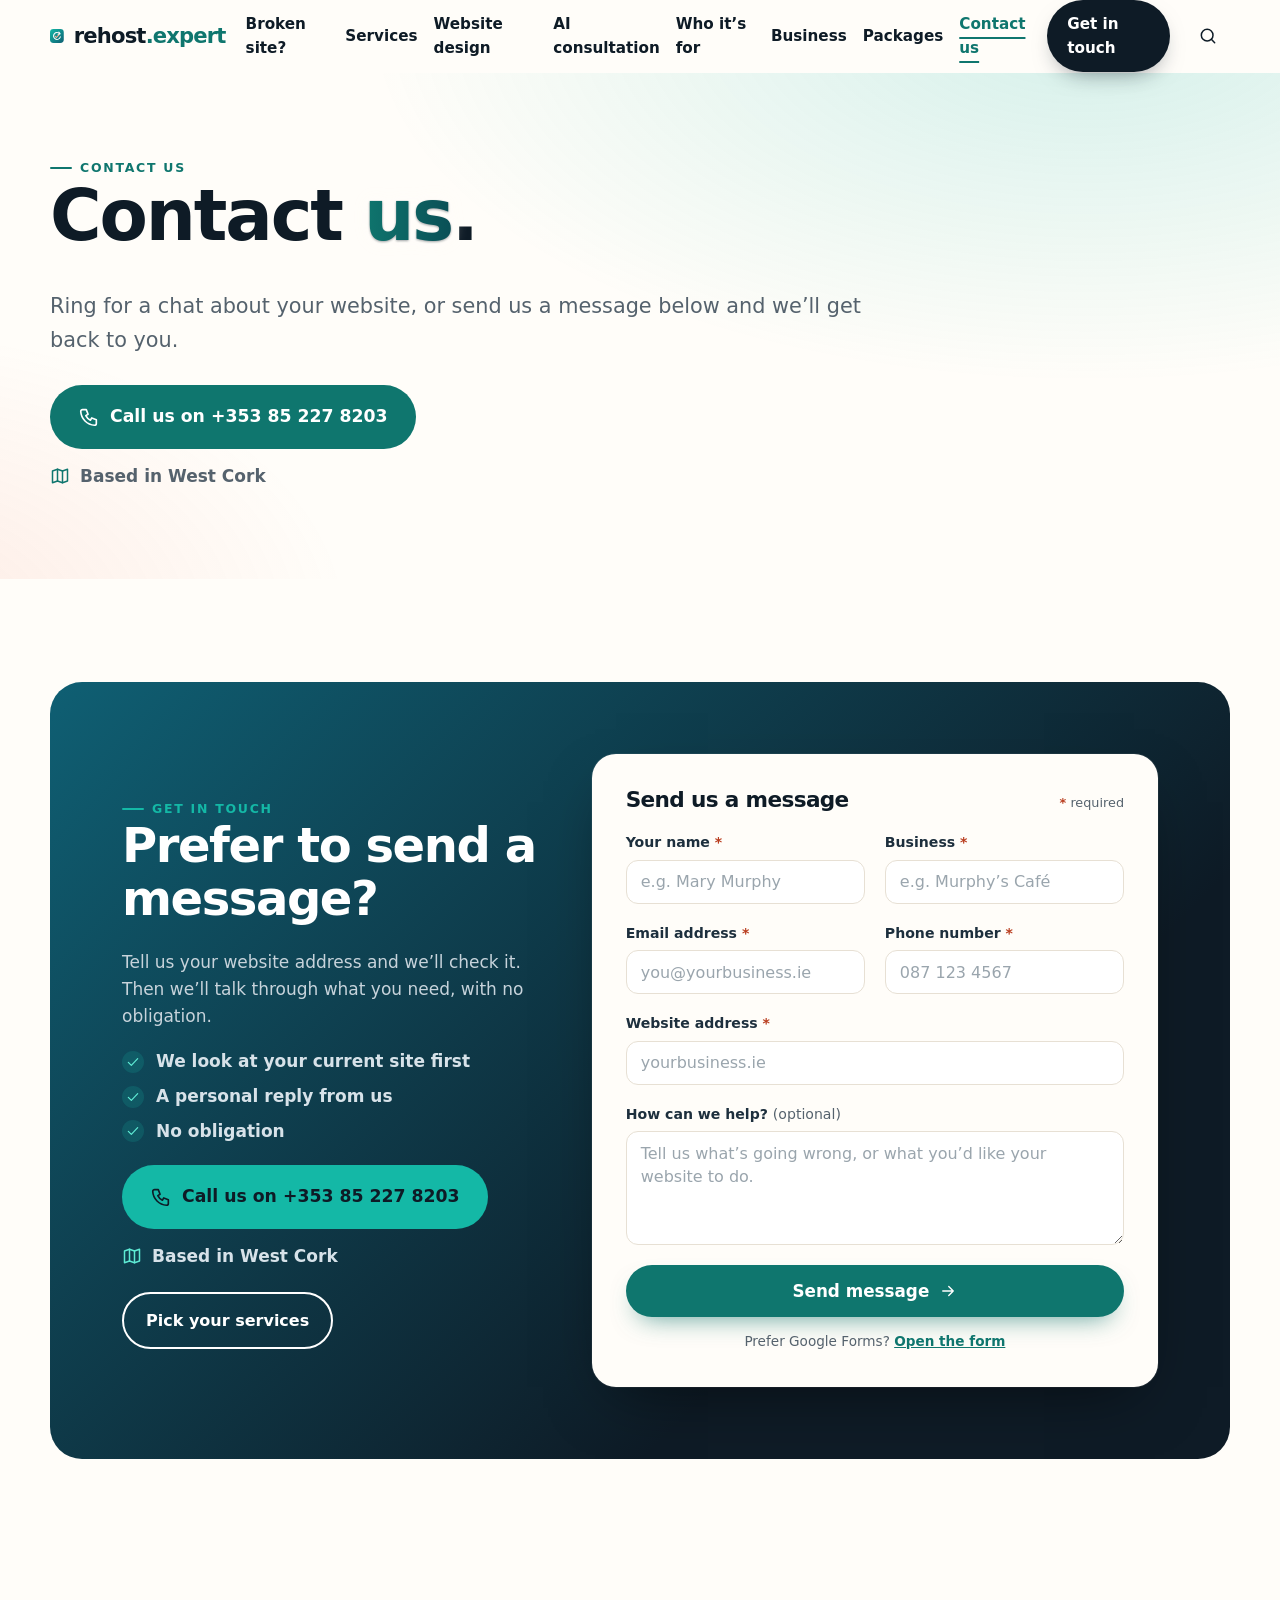
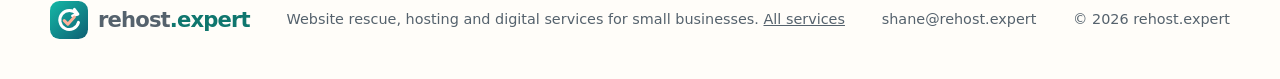
<file: contact.html>
<!doctype html>
<html lang="en-IE" class="no-js">
<head>
<meta charset="utf-8">
<meta name="viewport" content="width=device-width, initial-scale=1">
<meta name="format-detection" content="telephone=no, email=no">
<meta name="robots" content="index, follow">
<title>Contact us · rehost.expert</title>
<meta name="description" content="Contact rehost.expert: call us on +353 85 227 8203 or send us a message. Based in West Cork.">
<link rel="canonical" href="https://rehost.expert/contact.html">
<meta name="theme-color" content="#0e1b26">
<meta name="color-scheme" content="light">
<meta property="og:title" content="Contact us · rehost.expert">
<meta property="og:description" content="Call us or send us a message. Based in West Cork.">
<meta property="og:type" content="website">
<meta property="og:url" content="https://rehost.expert/contact.html">
<meta property="og:locale" content="en_IE">
<meta property="og:site_name" content="rehost.expert">
<meta property="og:image" content="https://rehost.expert/og-image.png?v=cb12c73ffd">
<meta property="og:image:width" content="1200">
<meta property="og:image:height" content="630">
<meta property="og:image:alt" content="rehost.expert — website rescue, hosting and digital services for small businesses">
<meta name="twitter:card" content="summary_large_image">
<meta name="twitter:title" content="Contact us · rehost.expert">
<meta name="twitter:description" content="Call us or send us a message. Based in West Cork.">
<meta name="twitter:image" content="https://rehost.expert/og-image.png?v=cb12c73ffd">
<link rel="icon" href="favicon.svg?v=cb12c73ffd" type="image/svg+xml">
<link rel="apple-touch-icon" href="apple-touch-icon.png?v=cb12c73ffd">
<link rel="stylesheet" href="style.css?v=cb12c73ffd">
<link rel="preload" href="search-index.json?v=8c95621181" as="fetch" crossorigin>
<link id="site-search-index" href="search-index.json?v=8c95621181">
<script>document.documentElement.classList.remove('no-js')</script>
<script type="application/ld+json">{"@context":"https://schema.org","@graph":[{"@type":["LocalBusiness","ProfessionalService"],"@id":"https://rehost.expert/#business","name":"rehost.expert","url":"https://rehost.expert/","email":"shane@rehost.expert","telephone":"+353852278203","description":"Website rescue, hosting and digital services for small businesses.","image":"https://rehost.expert/og-image.png","logo":"https://rehost.expert/apple-touch-icon.png","address":{"@type":"PostalAddress","addressRegion":"West Cork","addressCountry":"IE"},"areaServed":{"@type":"AdministrativeArea","name":"West Cork"}},{"@type":"WebSite","@id":"https://rehost.expert/#website","name":"rehost.expert","url":"https://rehost.expert/","inLanguage":"en-IE","publisher":{"@id":"https://rehost.expert/#business"}},{"@type":"WebPage","@id":"https://rehost.expert/contact.html#webpage","url":"https://rehost.expert/contact.html","name":"Contact us · rehost.expert","description":"Contact rehost.expert: call us on +353 85 227 8203 or send us a message. Based in West Cork.","isPartOf":{"@id":"https://rehost.expert/#website"},"about":{"@id":"https://rehost.expert/#business"},"inLanguage":"en-IE"}]}</script>
</head>
<body id="top">
<a class="skip" href="#main">Skip to content</a>
<header class="top"><div class="wrap"><a class="brand" href="index.html" aria-label="rehost.expert home"><svg viewBox="0 0 64 64" aria-hidden="true"><defs><linearGradient id="lg" x1="0" y1="0" x2="1" y2="1"><stop offset="0" stop-color="#14b8a6"/><stop offset="1" stop-color="#0f5f73"/></linearGradient></defs><rect width="64" height="64" rx="16" fill="url(#lg)"/><path d="M45 22a16 16 0 1 0 3 14" fill="none" stroke="#fff" stroke-width="5" stroke-linecap="round"/><path d="M41 14l6 8-9 3" fill="none" stroke="#fff" stroke-width="5" stroke-linecap="round" stroke-linejoin="round"/><path d="M24 33l6 6 11-12" fill="none" stroke="#ffb199" stroke-width="5" stroke-linecap="round" stroke-linejoin="round"/></svg><b>rehost<span>.expert</span></b></a><div class="top-end"><nav class="menu" aria-label="Sections"><a href="index.html#broken">Broken site?</a><a href="index.html#services">Services</a><a href="website-design.html">Website design</a><a href="index.html#ai">AI consultation</a><a href="index.html#sectors">Who it’s for</a><a href="business.html">Business</a><a href="index.html#packages">Packages</a><a href="contact.html" aria-current="page">Contact us</a><a class="btn btn--primary" href="#contact">Get in touch</a></nav><div class="top-tools"><button type="button" class="site-search-btn" data-open-search aria-expanded="false" aria-controls="site-search" aria-label="Search the site"><svg viewBox="0 0 24 24" width="18" height="18" fill="none" stroke="currentColor" stroke-width="1.8" stroke-linecap="round" stroke-linejoin="round" aria-hidden="true"><circle cx="11" cy="11" r="7"/><path d="m20 20-4-4"/></svg></button><button type="button" class="nav-toggle" id="nav-toggle" aria-expanded="false" aria-controls="nav-panel" aria-label="Open menu"><span class="nav-toggle-bars" aria-hidden="true"><span></span><span></span><span></span></span></button></div></div></div>
<div class="nav-panel" id="nav-panel" hidden><button type="button" class="nav-panel-search" data-open-search aria-expanded="false" aria-controls="site-search"><svg viewBox="0 0 24 24" width="18" height="18" fill="none" stroke="currentColor" stroke-width="1.8" stroke-linecap="round" stroke-linejoin="round" aria-hidden="true"><circle cx="11" cy="11" r="7"/><path d="m20 20-4-4"/></svg><span>Search the site</span></button><nav class="nav-panel-menu" aria-label="Mobile"><a href="index.html#broken">Broken site?</a><a href="index.html#services">Services</a><a href="website-design.html">Website design</a><a href="index.html#what-is-ai">What is AI</a><a href="index.html#what-is-seo">What is SEO</a><a href="index.html#ai">AI consultation</a><a href="index.html#sectors">Who it’s for</a><a href="business.html">Business</a><a href="index.html#packages">Packages</a><a href="contact.html" aria-current="page">Contact us</a><a class="btn btn--primary" href="#contact">Get in touch</a></nav></div></header>
<div class="site-search" id="site-search" hidden><div class="site-search-back" id="site-search-back"></div><div class="site-search-dialog" id="site-search-dialog" role="dialog" aria-modal="true" aria-labelledby="site-search-title"><div class="site-search-bar"><p id="site-search-title" class="vh">Search the site</p><form class="site-search-form" id="site-search-form" role="search" action="#" method="get"><span class="site-search-ic" aria-hidden="true"><svg viewBox="0 0 24 24" width="18" height="18" fill="none" stroke="currentColor" stroke-width="1.8" stroke-linecap="round" stroke-linejoin="round" aria-hidden="true"><circle cx="11" cy="11" r="7"/><path d="m20 20-4-4"/></svg></span><label for="site-search-q" class="vh">Search pages and services</label><input type="search" id="site-search-q" name="q" placeholder="Search pages and services" autocomplete="off" autocorrect="off" spellcheck="false" enterkeyhint="search"><button type="button" class="site-search-clear" id="site-search-clear" hidden aria-label="Clear search"><svg viewBox="0 0 24 24" width="18" height="18" fill="none" stroke="currentColor" stroke-width="1.8" stroke-linecap="round" stroke-linejoin="round" aria-hidden="true"><path d="M6 6l12 12M18 6 6 18"/></svg></button></form><button type="button" class="site-search-close" id="site-search-close" aria-label="Close search"><svg viewBox="0 0 24 24" width="18" height="18" fill="none" stroke="currentColor" stroke-width="1.8" stroke-linecap="round" stroke-linejoin="round" aria-hidden="true"><path d="M6 6l12 12M18 6 6 18"/></svg></button></div><div class="site-search-body"><p class="site-search-status" id="site-search-status" role="status" aria-live="polite"></p><ul class="site-search-results" id="site-search-results" role="listbox" aria-label="Search results"></ul></div></div></div>
<main id="main">
<section class="hero hero--contact"><div class="wrap">
<div class="rv">
<span class="eyebrow">Contact us</span>
<h1>Contact <span class="hl">us</span>.</h1>
<p class="lead">Ring for a chat about your website, or send us a message below and we’ll get back to you.</p>
<div class="callbox"><a class="btn btn--accent btn--call" href="tel:+353852278203"><svg viewBox="0 0 24 24" width="18" height="18" fill="none" stroke="currentColor" stroke-width="1.8" stroke-linecap="round" stroke-linejoin="round" aria-hidden="true"><path d="M5 4h4l2 5-2.5 1.5a11 11 0 0 0 5 5L15 13l5 2v4a2 2 0 0 1-2 2A16 16 0 0 1 3 6a2 2 0 0 1 2-2"/></svg>Call us on +353 85 227 8203</a><p class="based"><svg viewBox="0 0 24 24" width="18" height="18" fill="none" stroke="currentColor" stroke-width="1.8" stroke-linecap="round" stroke-linejoin="round" aria-hidden="true"><path d="M9 4 3 6v14l6-2 6 2 6-2V4l-6 2-6-2z"/><path d="M9 4v14M15 6v14"/></svg>Based in West Cork</p></div>
</div>
</div></section>
<section class="section" id="contact" aria-labelledby="ct-h"><div class="wrap">
<div class="cta cta--contact rv"><div class="cta-copy"><span class="eyebrow" style="color:var(--sea-2)">Get in touch</span><h2 id="ct-h">Prefer to send a message?</h2><p>Tell us your website address and we’ll check it. Then we’ll talk through what you need, with no obligation.</p>
<ul class="cta-points" style="list-style:none;padding:0"><li><svg viewBox="0 0 24 24" width="18" height="18" fill="none" stroke="currentColor" stroke-width="1.8" stroke-linecap="round" stroke-linejoin="round" aria-hidden="true"><path d="M5 12.5l4.5 4.5L19 7"/></svg>We look at your current site first</li><li><svg viewBox="0 0 24 24" width="18" height="18" fill="none" stroke="currentColor" stroke-width="1.8" stroke-linecap="round" stroke-linejoin="round" aria-hidden="true"><path d="M5 12.5l4.5 4.5L19 7"/></svg>A personal reply from us</li><li><svg viewBox="0 0 24 24" width="18" height="18" fill="none" stroke="currentColor" stroke-width="1.8" stroke-linecap="round" stroke-linejoin="round" aria-hidden="true"><path d="M5 12.5l4.5 4.5L19 7"/></svg>No obligation</li></ul>
<div class="callbox callbox--ink"><a class="btn btn--accent btn--call" href="tel:+353852278203"><svg viewBox="0 0 24 24" width="18" height="18" fill="none" stroke="currentColor" stroke-width="1.8" stroke-linecap="round" stroke-linejoin="round" aria-hidden="true"><path d="M5 4h4l2 5-2.5 1.5a11 11 0 0 0 5 5L15 13l5 2v4a2 2 0 0 1-2 2A16 16 0 0 1 3 6a2 2 0 0 1 2-2"/></svg>Call us on +353 85 227 8203</a><p class="based"><svg viewBox="0 0 24 24" width="18" height="18" fill="none" stroke="currentColor" stroke-width="1.8" stroke-linecap="round" stroke-linejoin="round" aria-hidden="true"><path d="M9 4 3 6v14l6-2 6 2 6-2V4l-6 2-6-2z"/><path d="M9 4v14M15 6v14"/></svg>Based in West Cork</p></div>
<div style="display:flex;flex-wrap:wrap;gap:12px;margin-top:22px"><a class="btn btn--ghost" href="index.html#services" style="color:#fff">Pick your services</a></div>
</div>
<div class="ccard" id="c-card">
<form class="cform" id="c-form" novalidate aria-labelledby="c-title">
<div class="cform-head"><h3 id="c-title">Send us a message</h3><p class="req-note"><span class="req" aria-hidden="true">*</span> required</p></div>
<div class="cgrid"><div class="cf"><label for="c-name">Your name <span class="req" aria-hidden="true">*</span></label><input type="text" id="c-name" name="name" autocomplete="name" placeholder="e.g. Mary Murphy" required aria-required="true" aria-describedby="c-name-err"><p class="ferr" id="c-name-err" aria-live="polite" hidden></p></div><div class="cf"><label for="c-biz">Business <span class="req" aria-hidden="true">*</span></label><input type="text" id="c-biz" name="biz" autocomplete="organization" placeholder="e.g. Murphy’s Café" required aria-required="true" aria-describedby="c-biz-err"><p class="ferr" id="c-biz-err" aria-live="polite" hidden></p></div><div class="cf"><label for="c-email">Email address <span class="req" aria-hidden="true">*</span></label><input type="email" id="c-email" name="email" autocomplete="email" autocapitalize="off" spellcheck="false" placeholder="you@yourbusiness.ie" required aria-required="true" aria-describedby="c-email-err"><p class="ferr" id="c-email-err" aria-live="polite" hidden></p></div><div class="cf"><label for="c-phone">Phone number <span class="req" aria-hidden="true">*</span></label><input type="tel" id="c-phone" name="phone" autocomplete="tel" inputmode="tel" placeholder="087 123 4567" required aria-required="true" aria-describedby="c-phone-err"><p class="ferr" id="c-phone-err" aria-live="polite" hidden></p></div><div class="cf cf--wide"><label for="c-site">Website address <span class="req" aria-hidden="true">*</span></label><input type="text" id="c-site" name="site" autocomplete="url" inputmode="url" autocapitalize="off" spellcheck="false" placeholder="yourbusiness.ie" required aria-required="true" aria-describedby="c-site-err"><p class="ferr" id="c-site-err" aria-live="polite" hidden></p></div>
<div class="cf cf--wide"><label for="c-help">How can we help? <span class="opt">(optional)</span></label><textarea id="c-help" name="help" rows="4" placeholder="Tell us what’s going wrong, or what you’d like your website to do."></textarea></div>
</div>
<p class="form-msg" id="c-msg" role="alert" hidden></p>
<button type="submit" class="btn btn--accent csend" id="c-send"><span class="csend-t">Send message</span><svg viewBox="0 0 24 24" width="18" height="18" fill="none" stroke="currentColor" stroke-width="1.8" stroke-linecap="round" stroke-linejoin="round" aria-hidden="true"><path d="M5 12h14M13 6l6 6-6 6"/></svg></button>
<p class="cform-alt">Prefer Google Forms? <a href="https://docs.google.com/forms/d/e/1FAIpQLSfOo1K7R60t8rfbQOhOktBgd1-iivUf306MHqamL8B0WoUY5g/viewform" target="_blank" rel="noopener">Open the form</a></p>
</form>
<div class="cthanks" id="c-thanks" role="status" aria-live="polite" tabindex="-1" hidden><span class="cthanks-i"><svg viewBox="0 0 24 24" width="18" height="18" fill="none" stroke="currentColor" stroke-width="1.8" stroke-linecap="round" stroke-linejoin="round" aria-hidden="true"><path d="M5 12.5l4.5 4.5L19 7"/></svg></span><div><h3>Thanks, we’ve got your message.</h3><p>We’ll be in touch soon.</p><button type="button" class="linkbtn" id="c-again">Send another message</button></div></div>
<form id="c-post" action="https://docs.google.com/forms/d/e/1FAIpQLSfOo1K7R60t8rfbQOhOktBgd1-iivUf306MHqamL8B0WoUY5g/formResponse" method="POST" target="c-sink" hidden><input type="hidden" name="entry.2115183178" data-k="name"><input type="hidden" name="entry.842009210" data-k="biz"><input type="hidden" name="entry.922822673" data-k="email"><input type="hidden" name="entry.1982738485" data-k="phone"><input type="hidden" name="entry.1405773933" data-k="site"><input type="hidden" name="entry.2019704753" data-k="help"><input type="hidden" name="fvv" value="1"><input type="hidden" name="pageHistory" value="0"></form><iframe name="c-sink" id="c-sink" title="Sending" hidden tabindex="-1" aria-hidden="true"></iframe>
</div></div>
</div></section>
</main>
<footer class="foot"><div class="wrap"><a class="brand" href="index.html" aria-label="rehost.expert home"><svg viewBox="0 0 64 64" aria-hidden="true"><defs><linearGradient id="lg" x1="0" y1="0" x2="1" y2="1"><stop offset="0" stop-color="#14b8a6"/><stop offset="1" stop-color="#0f5f73"/></linearGradient></defs><rect width="64" height="64" rx="16" fill="url(#lg)"/><path d="M45 22a16 16 0 1 0 3 14" fill="none" stroke="#fff" stroke-width="5" stroke-linecap="round"/><path d="M41 14l6 8-9 3" fill="none" stroke="#fff" stroke-width="5" stroke-linecap="round" stroke-linejoin="round"/><path d="M24 33l6 6 11-12" fill="none" stroke="#ffb199" stroke-width="5" stroke-linecap="round" stroke-linejoin="round"/></svg><b>rehost<span>.expert</span></b></a><span>Website rescue, hosting and digital services for small businesses. <a href="index.html">All services</a></span><span class="foot-mail">shane@rehost.expert</span><span>© 2026 rehost.expert</span></div></footer>
<script src="app.js?v=cb12c73ffd" defer></script>
<script data-goatcounter="https://rehostexpert.goatcounter.com/count" async src="https://gc.zgo.at/count.js"></script>
</body>
</html>
</file>
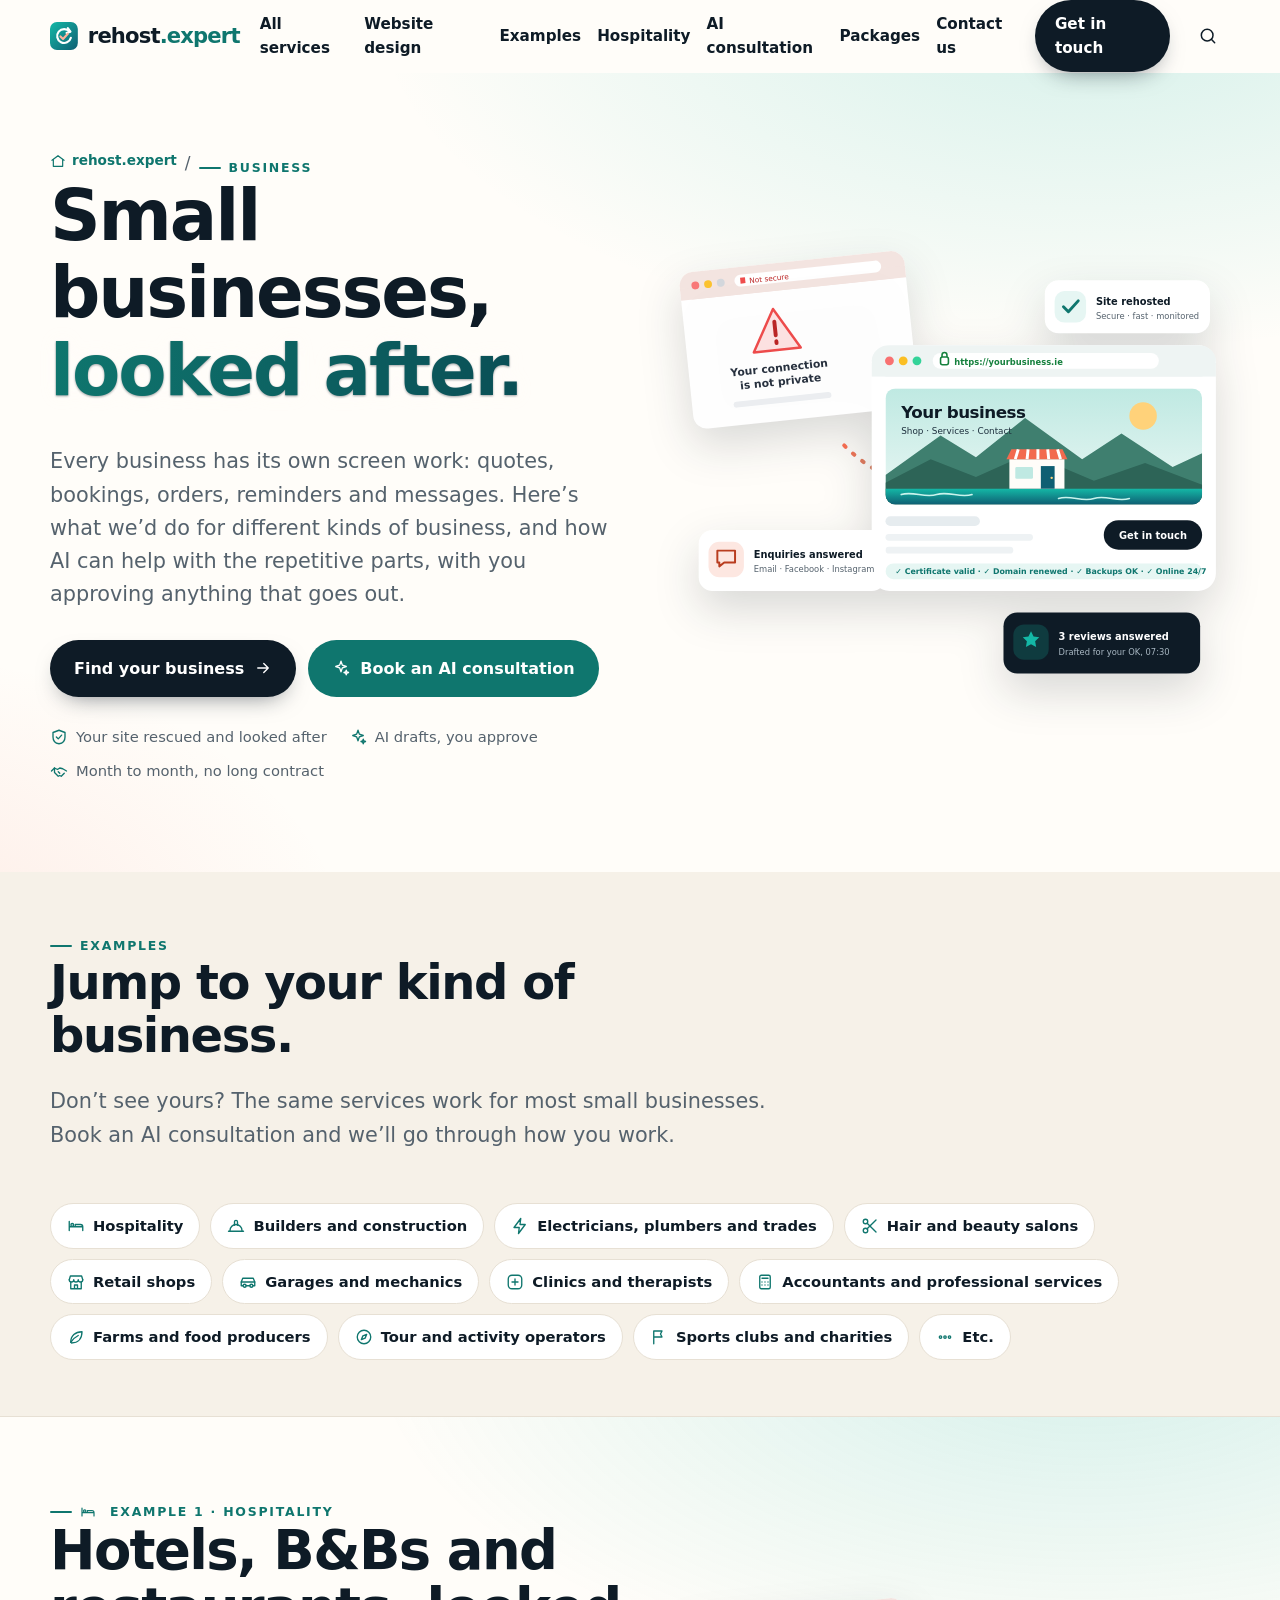
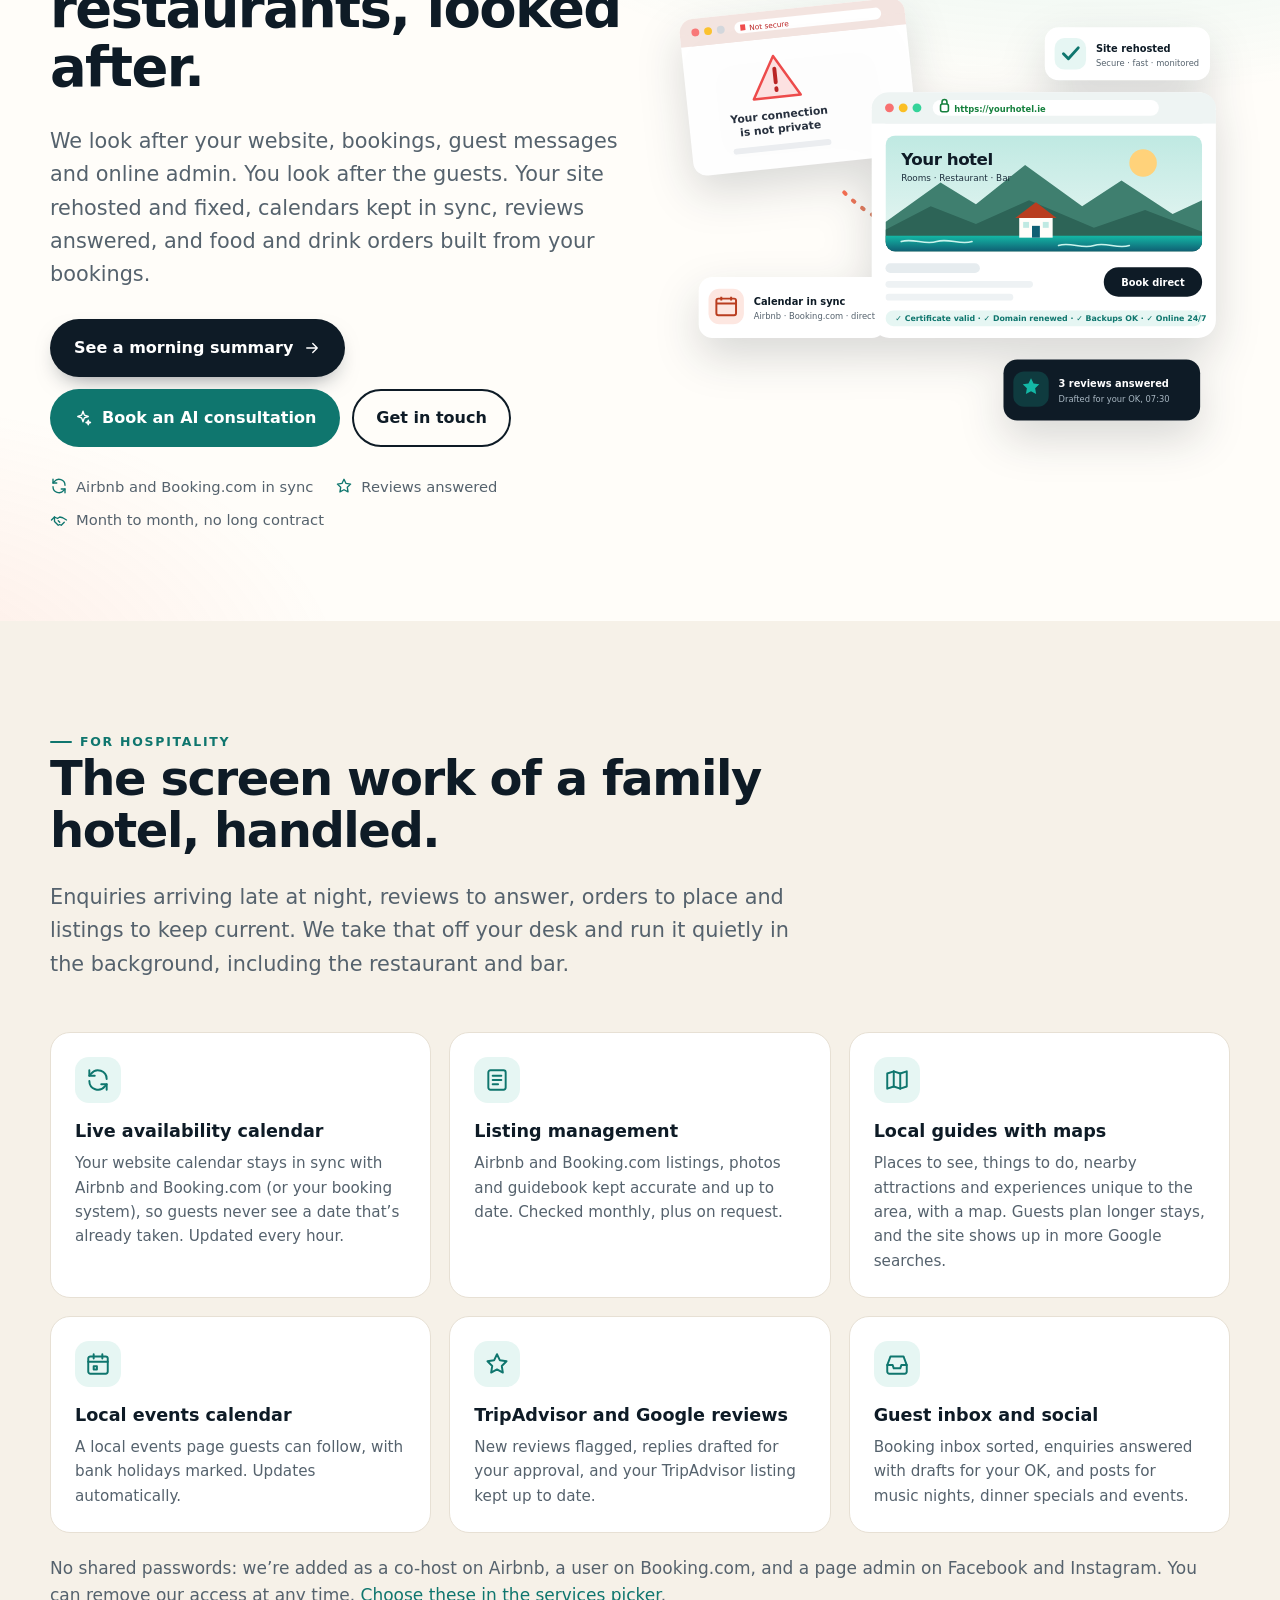
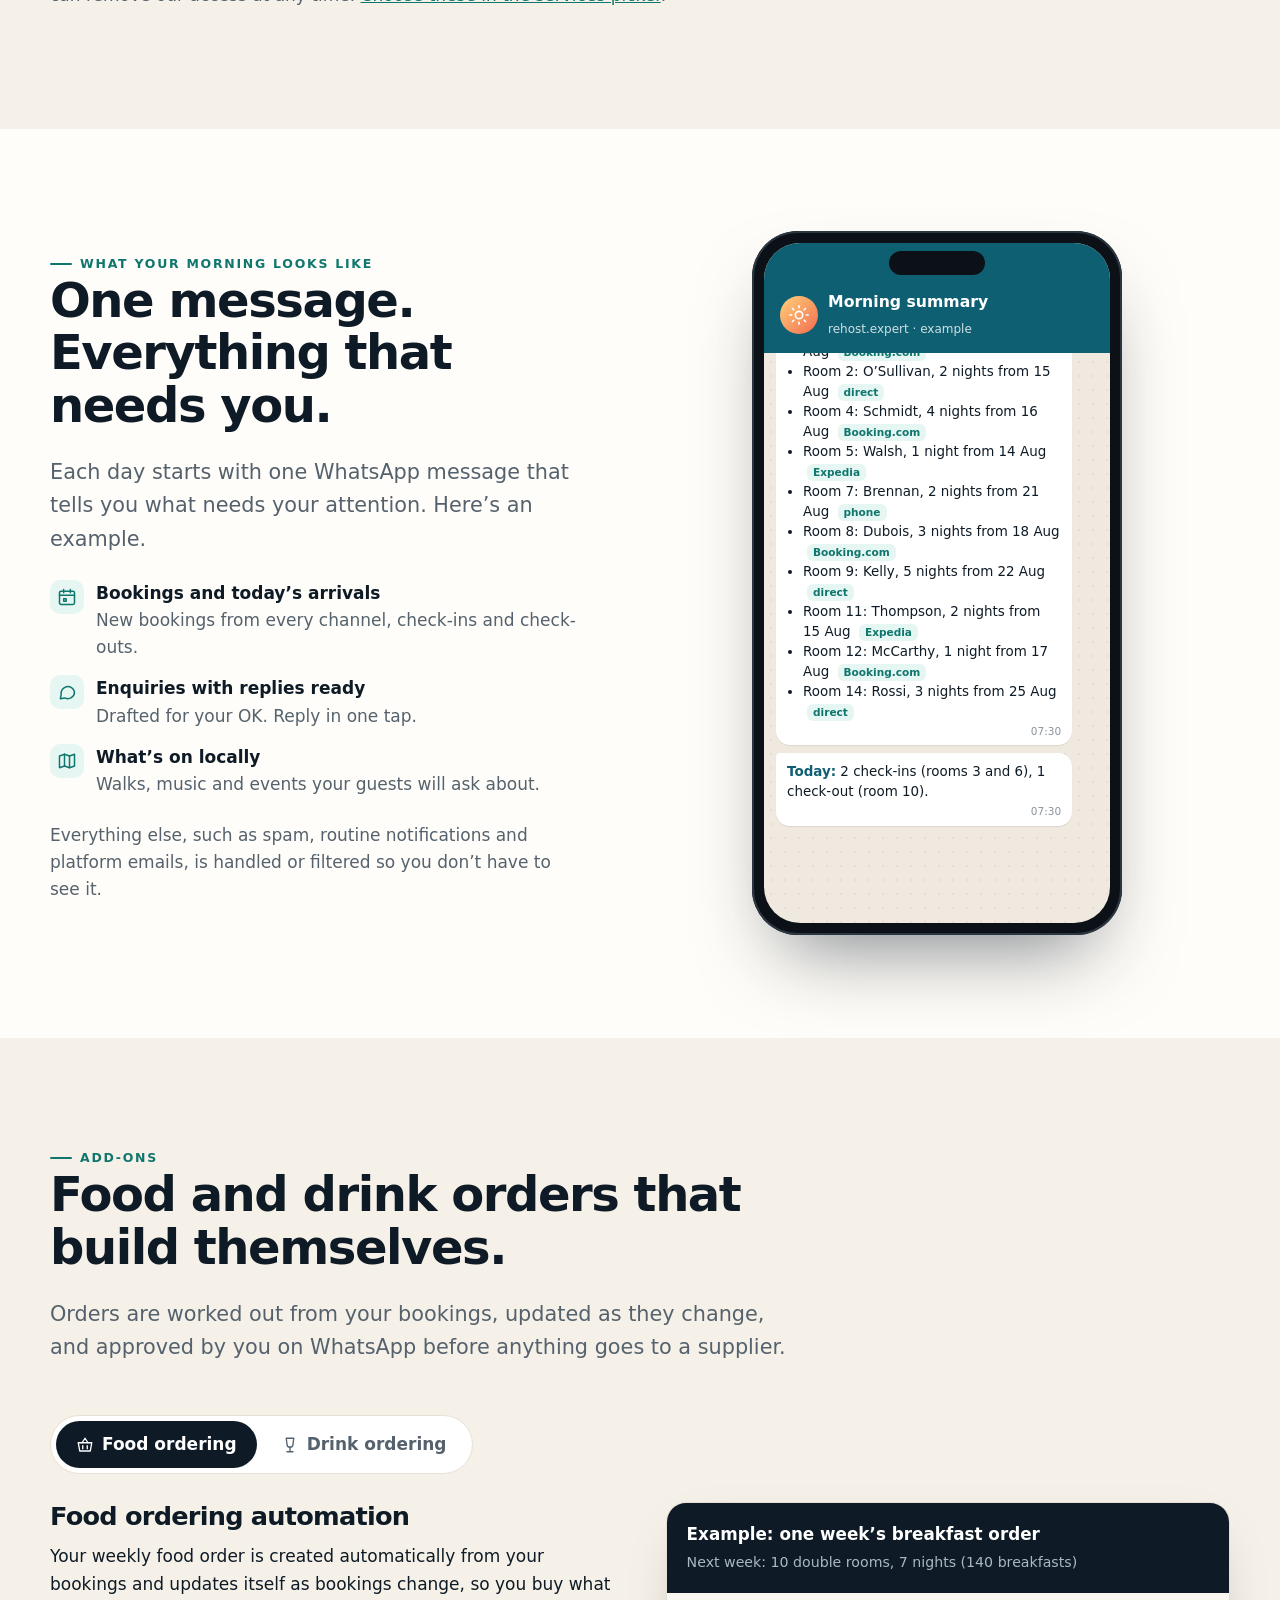
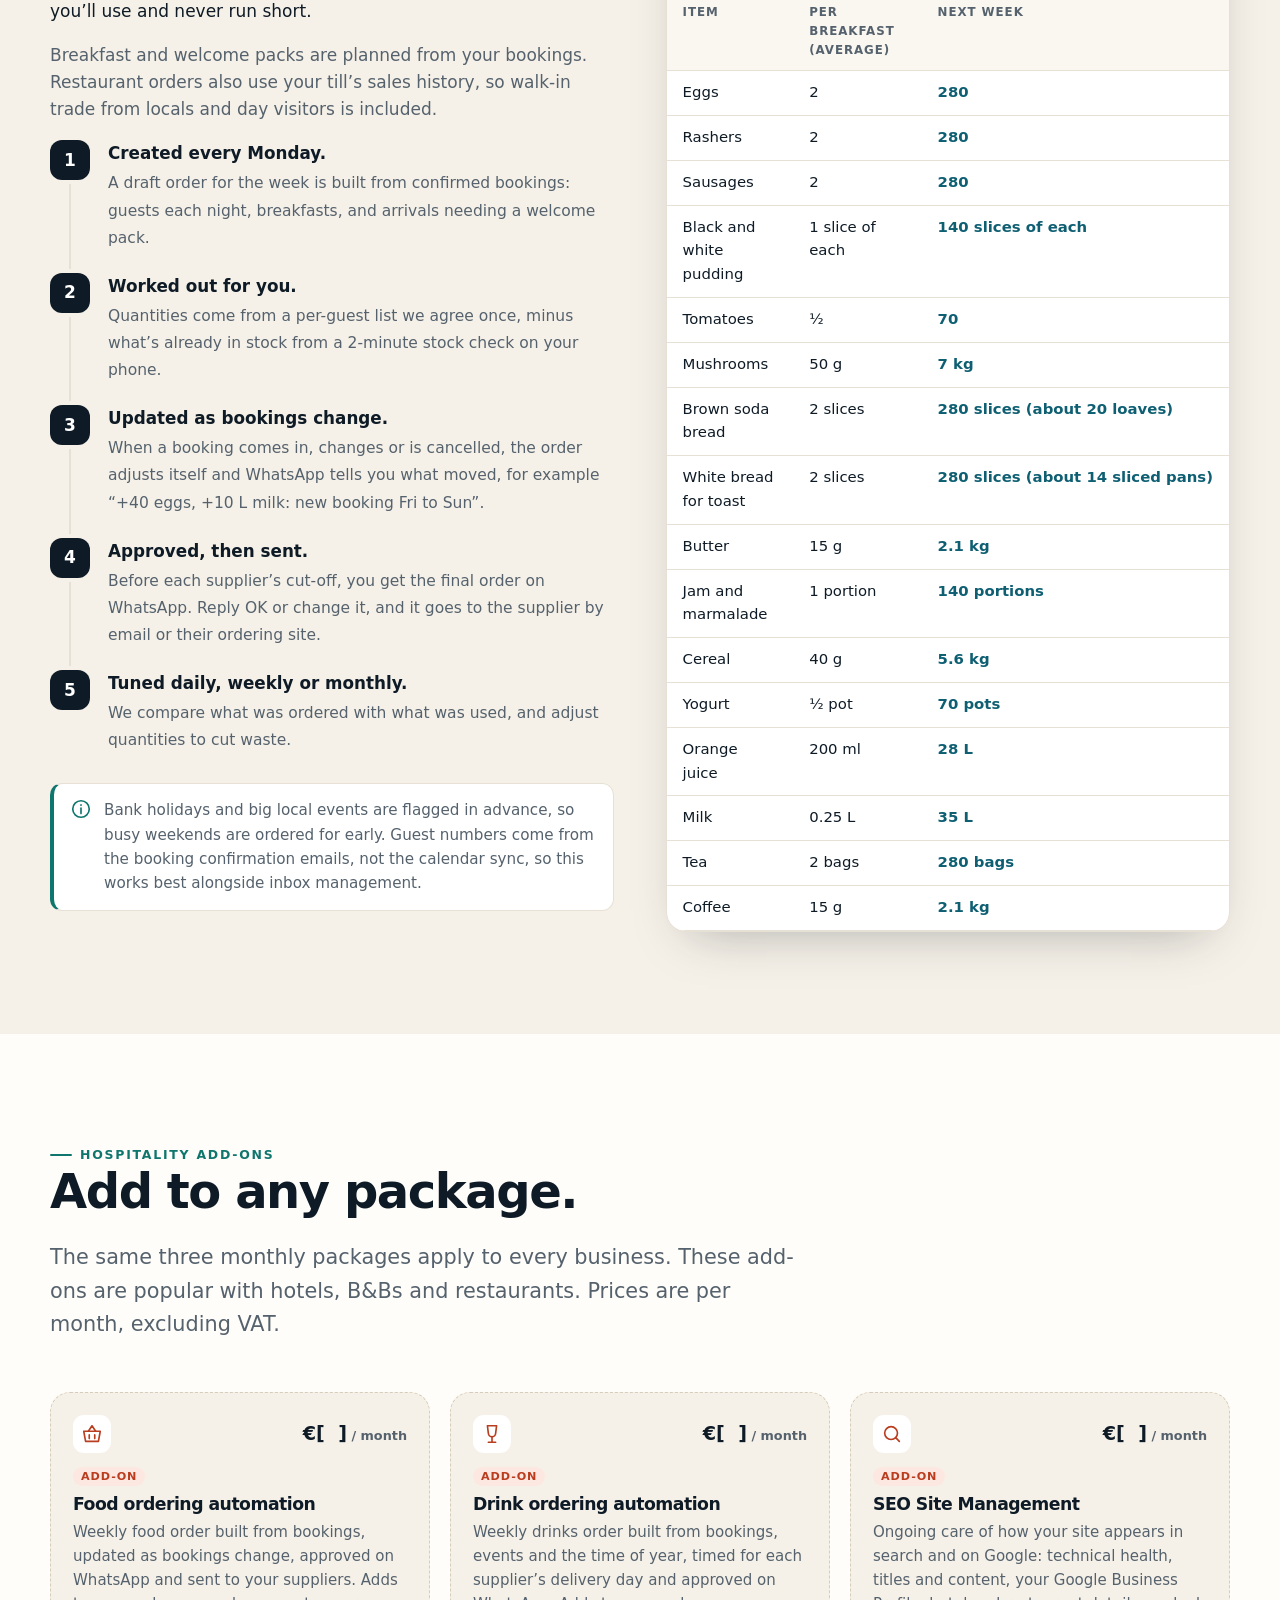
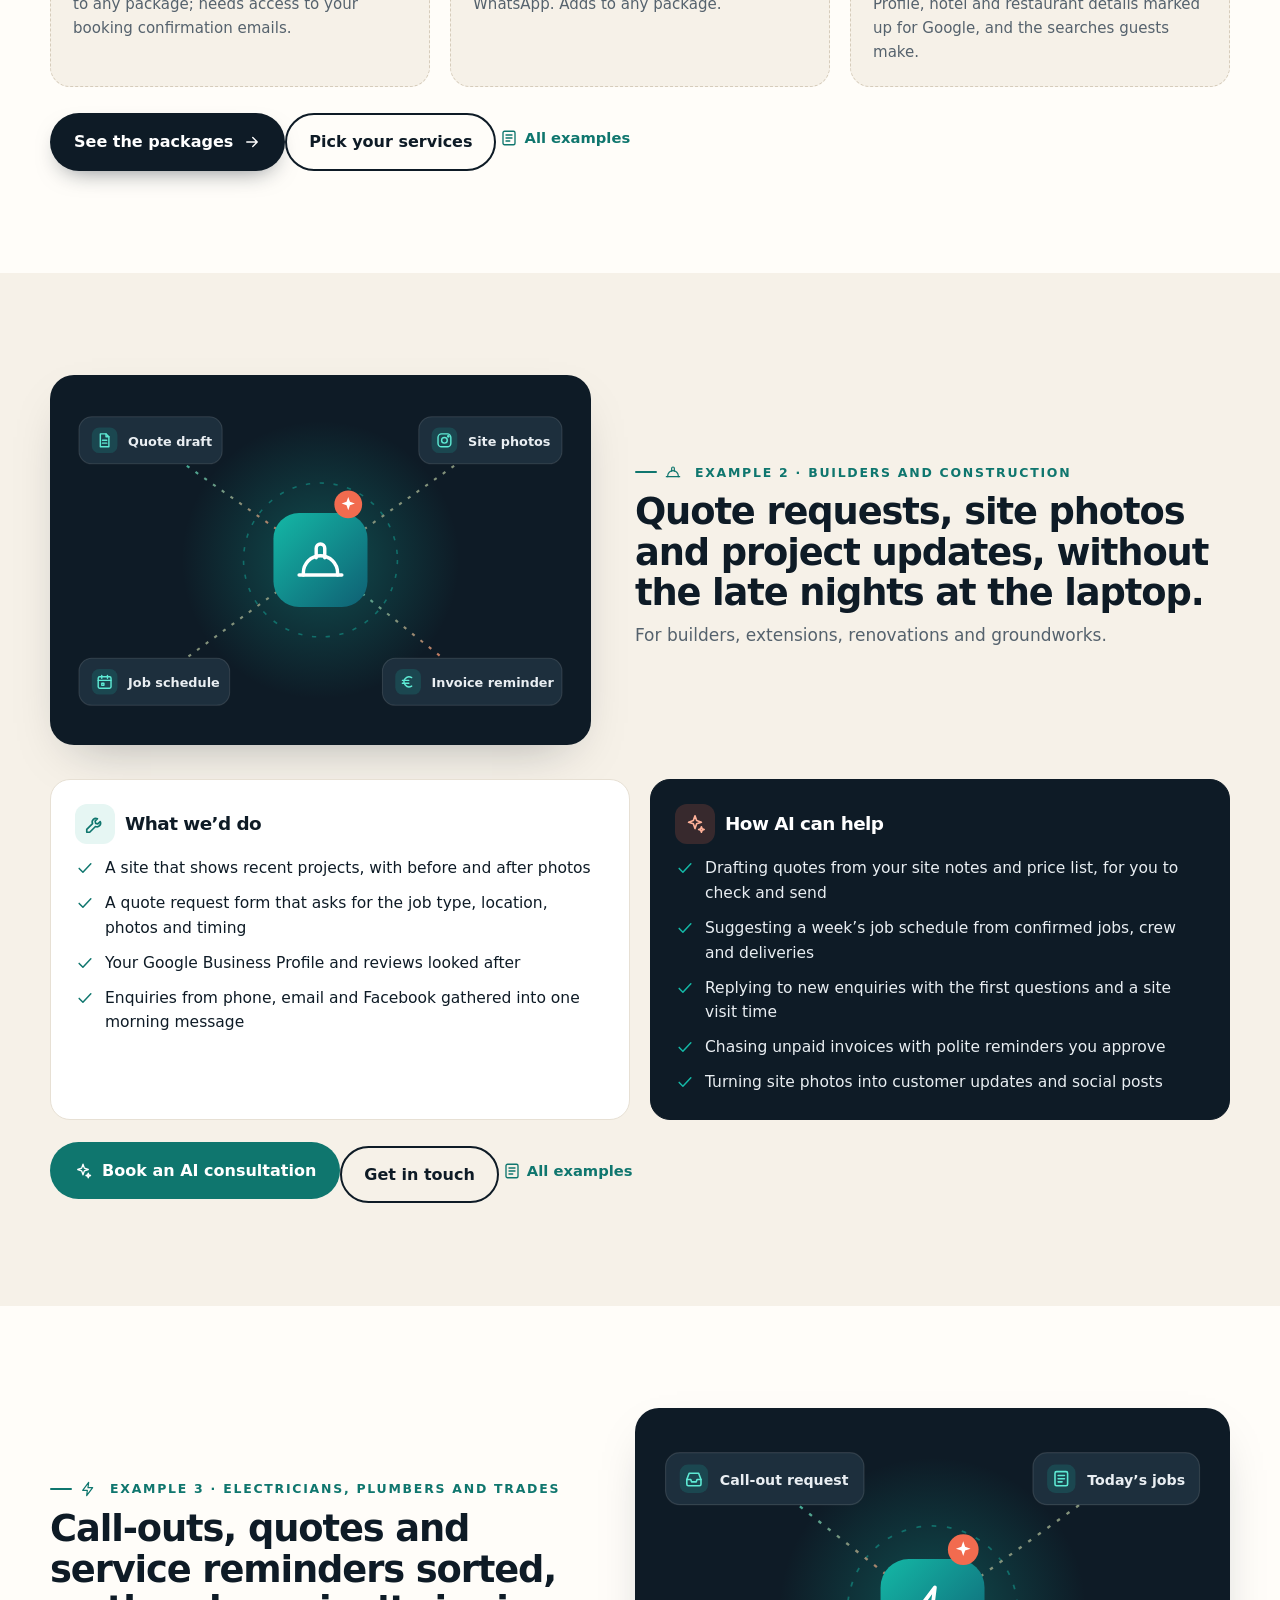
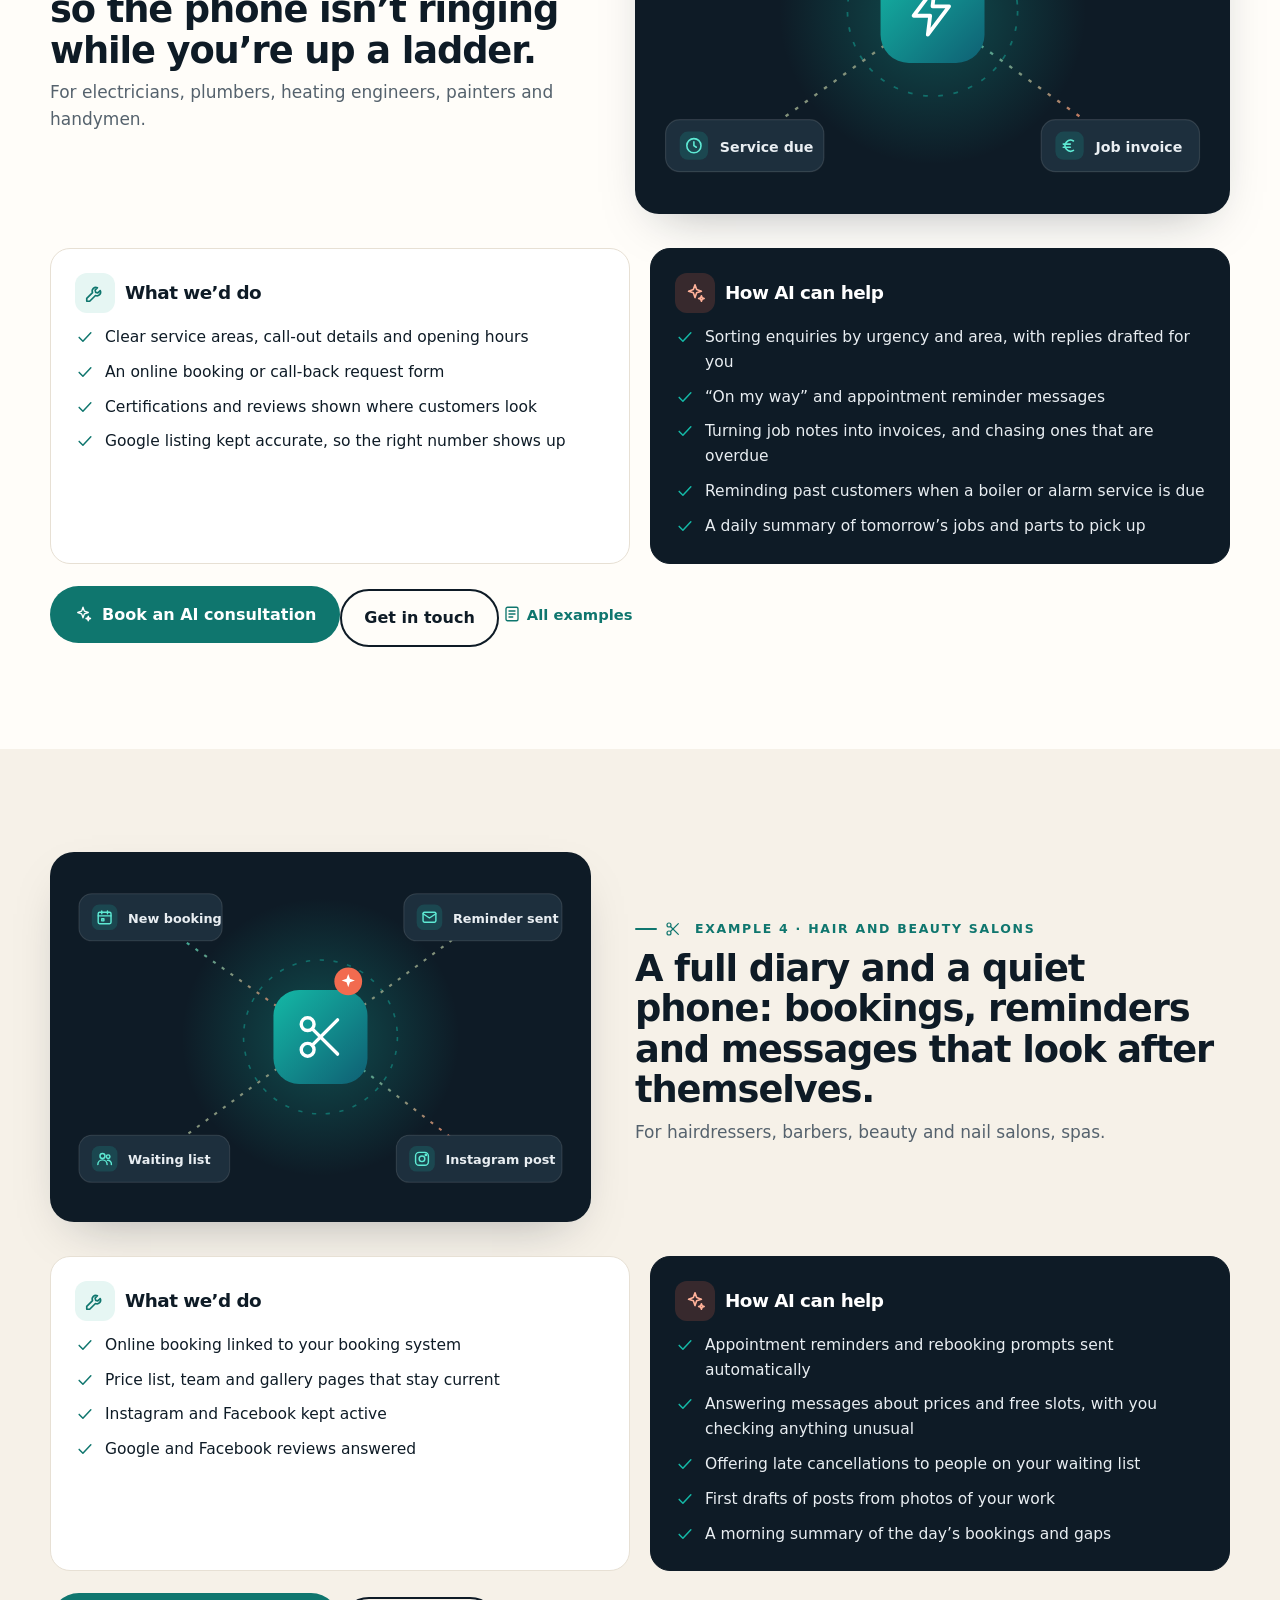
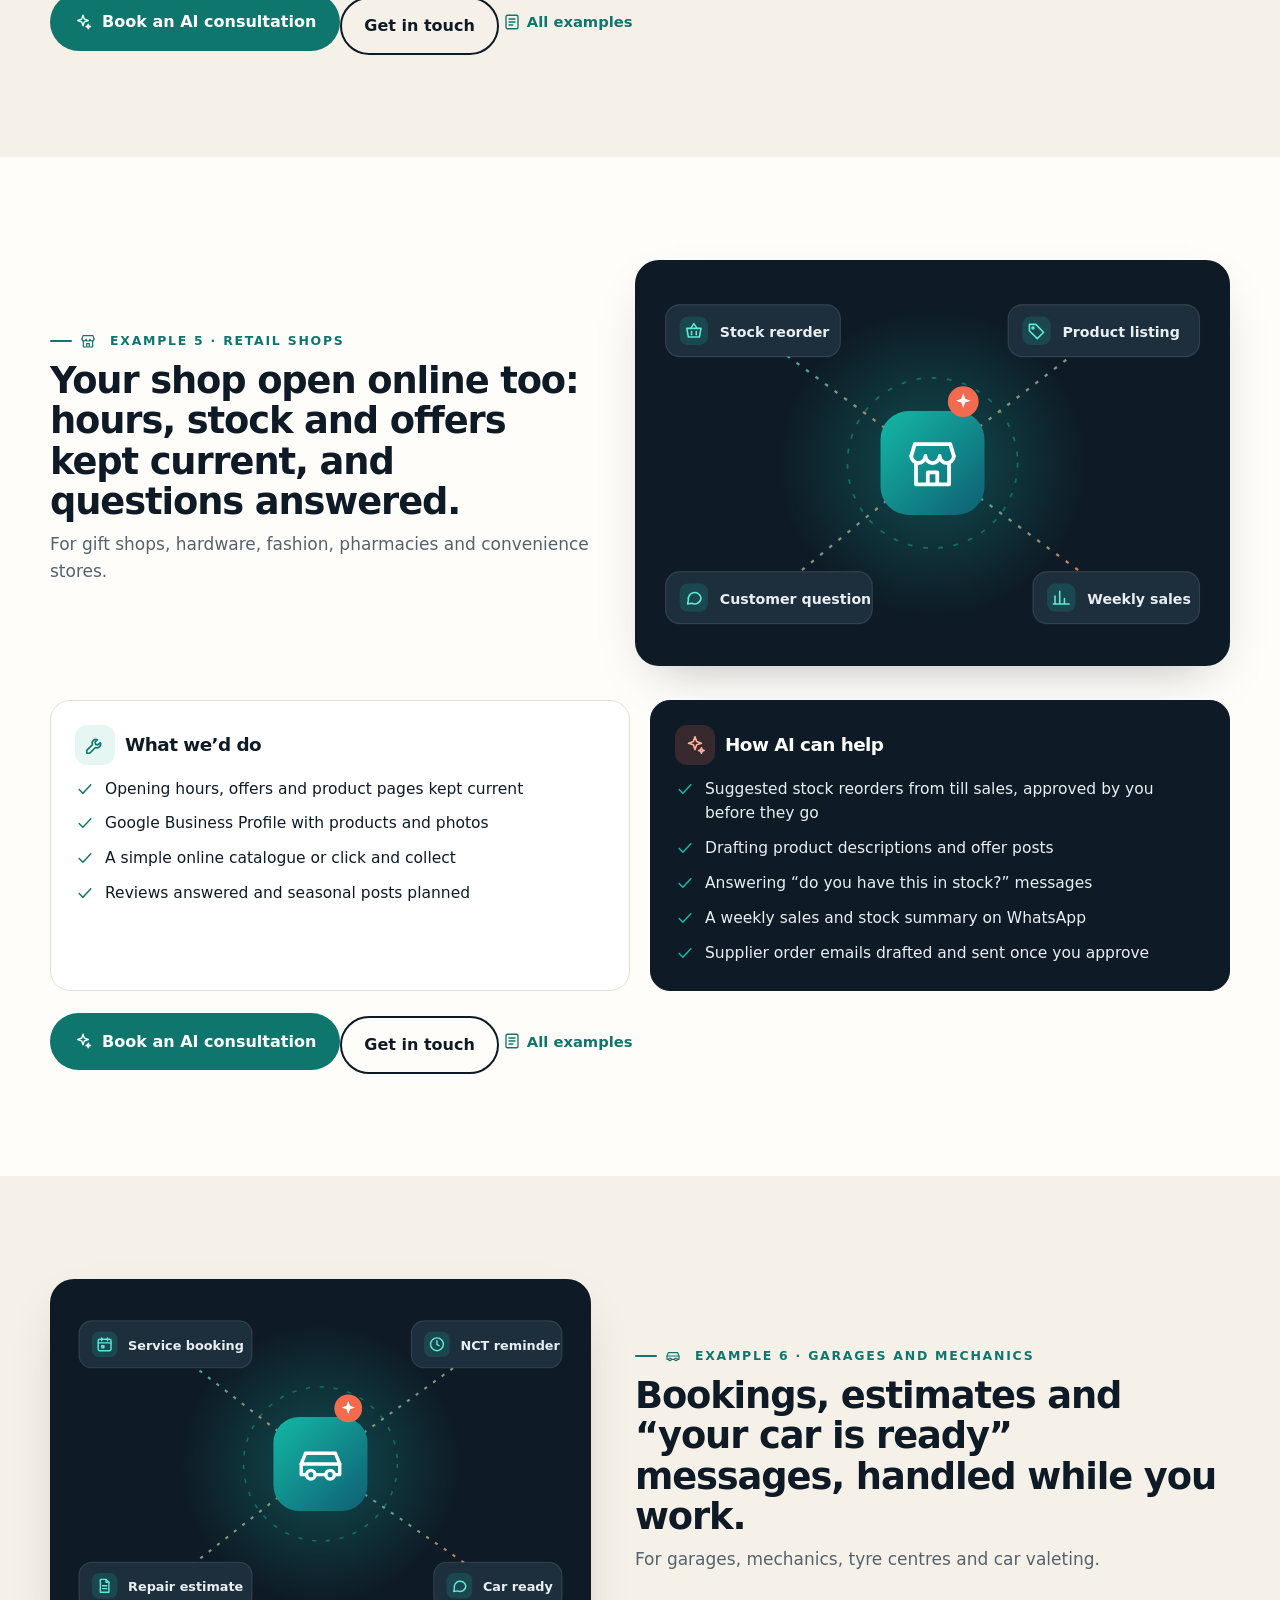
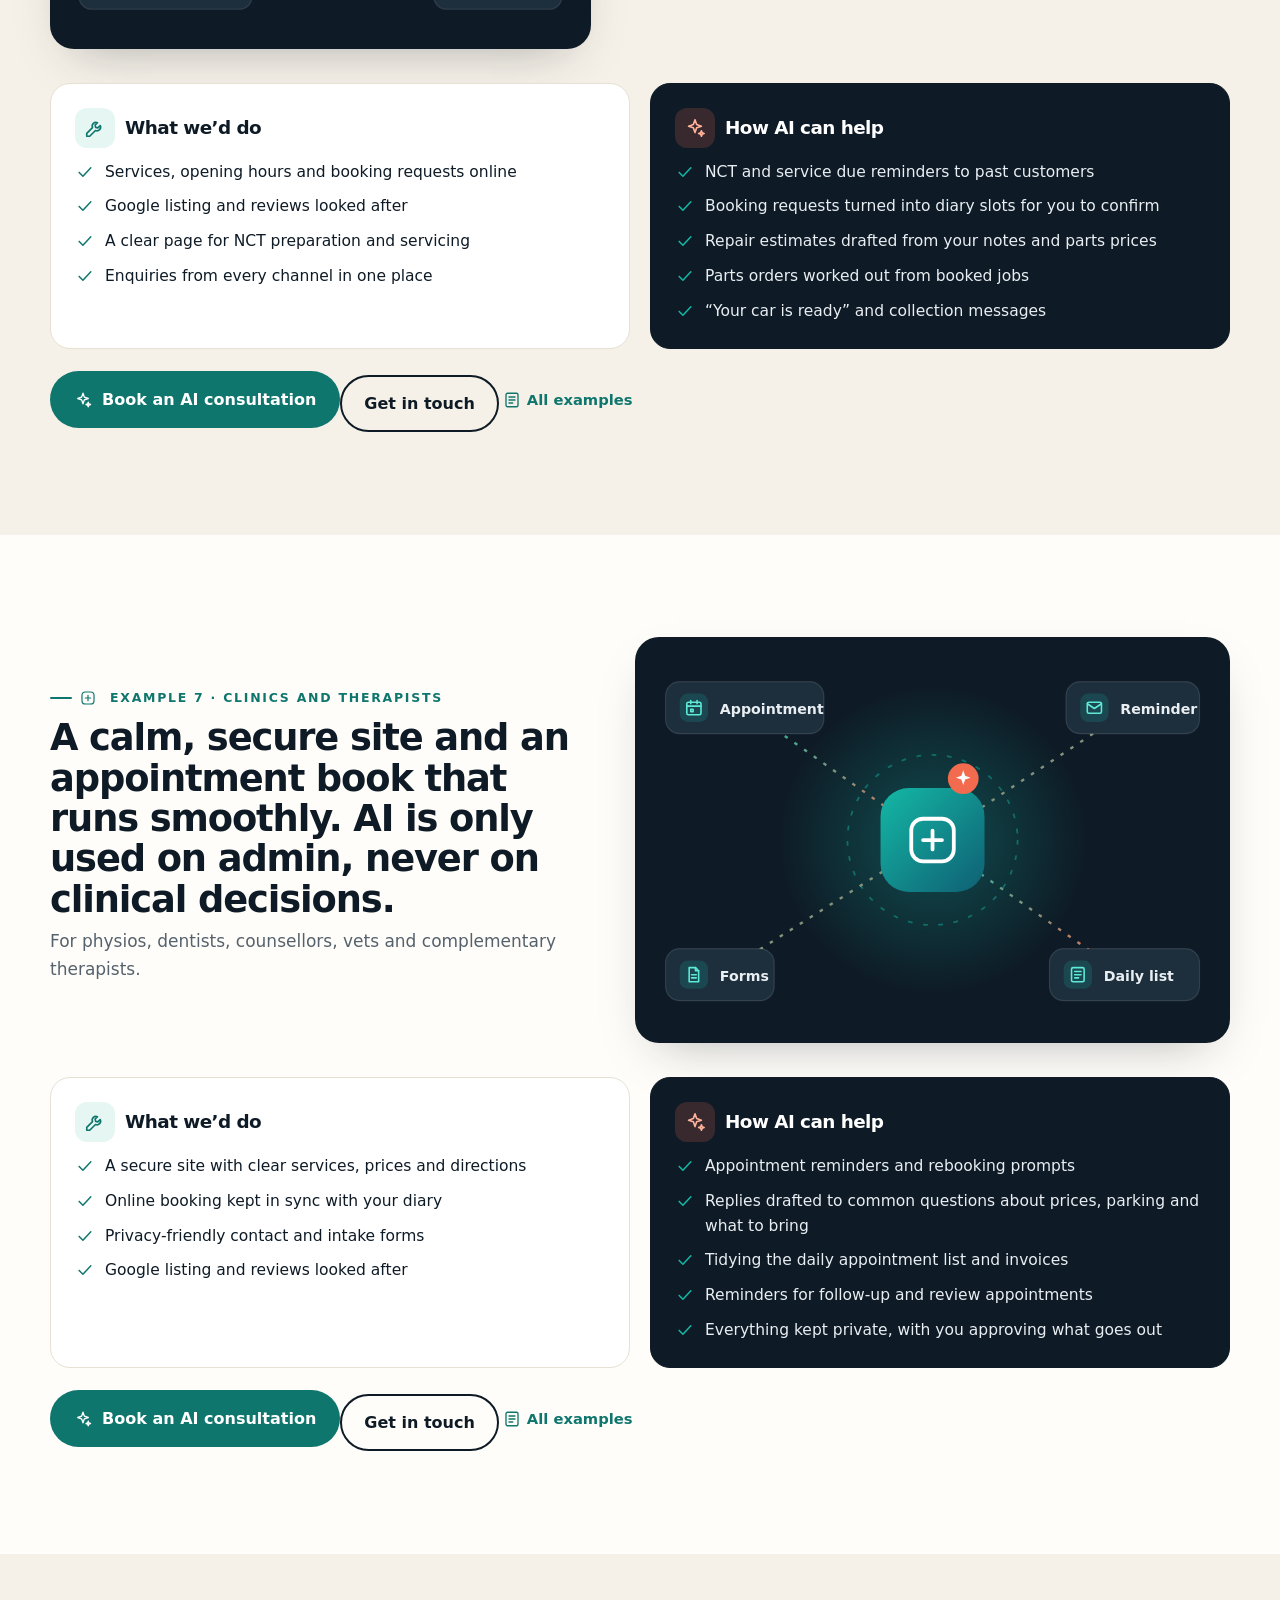
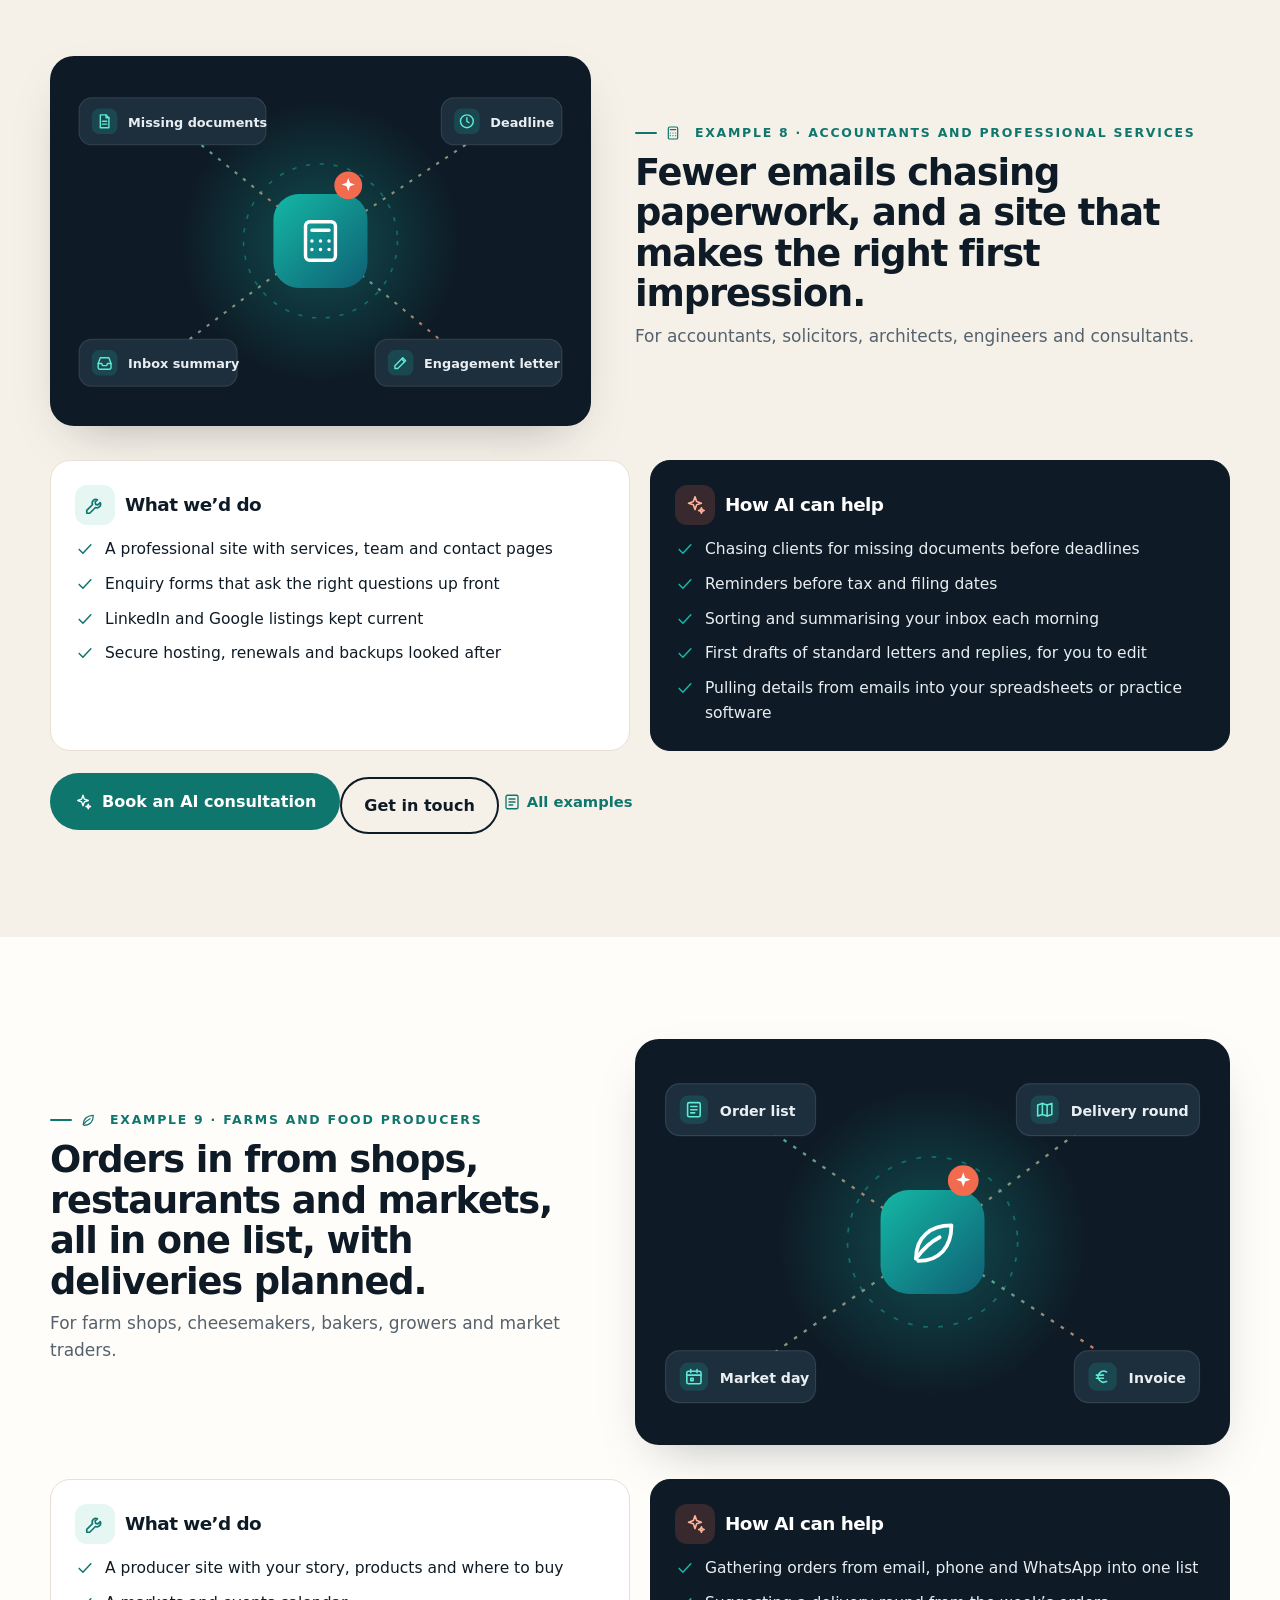
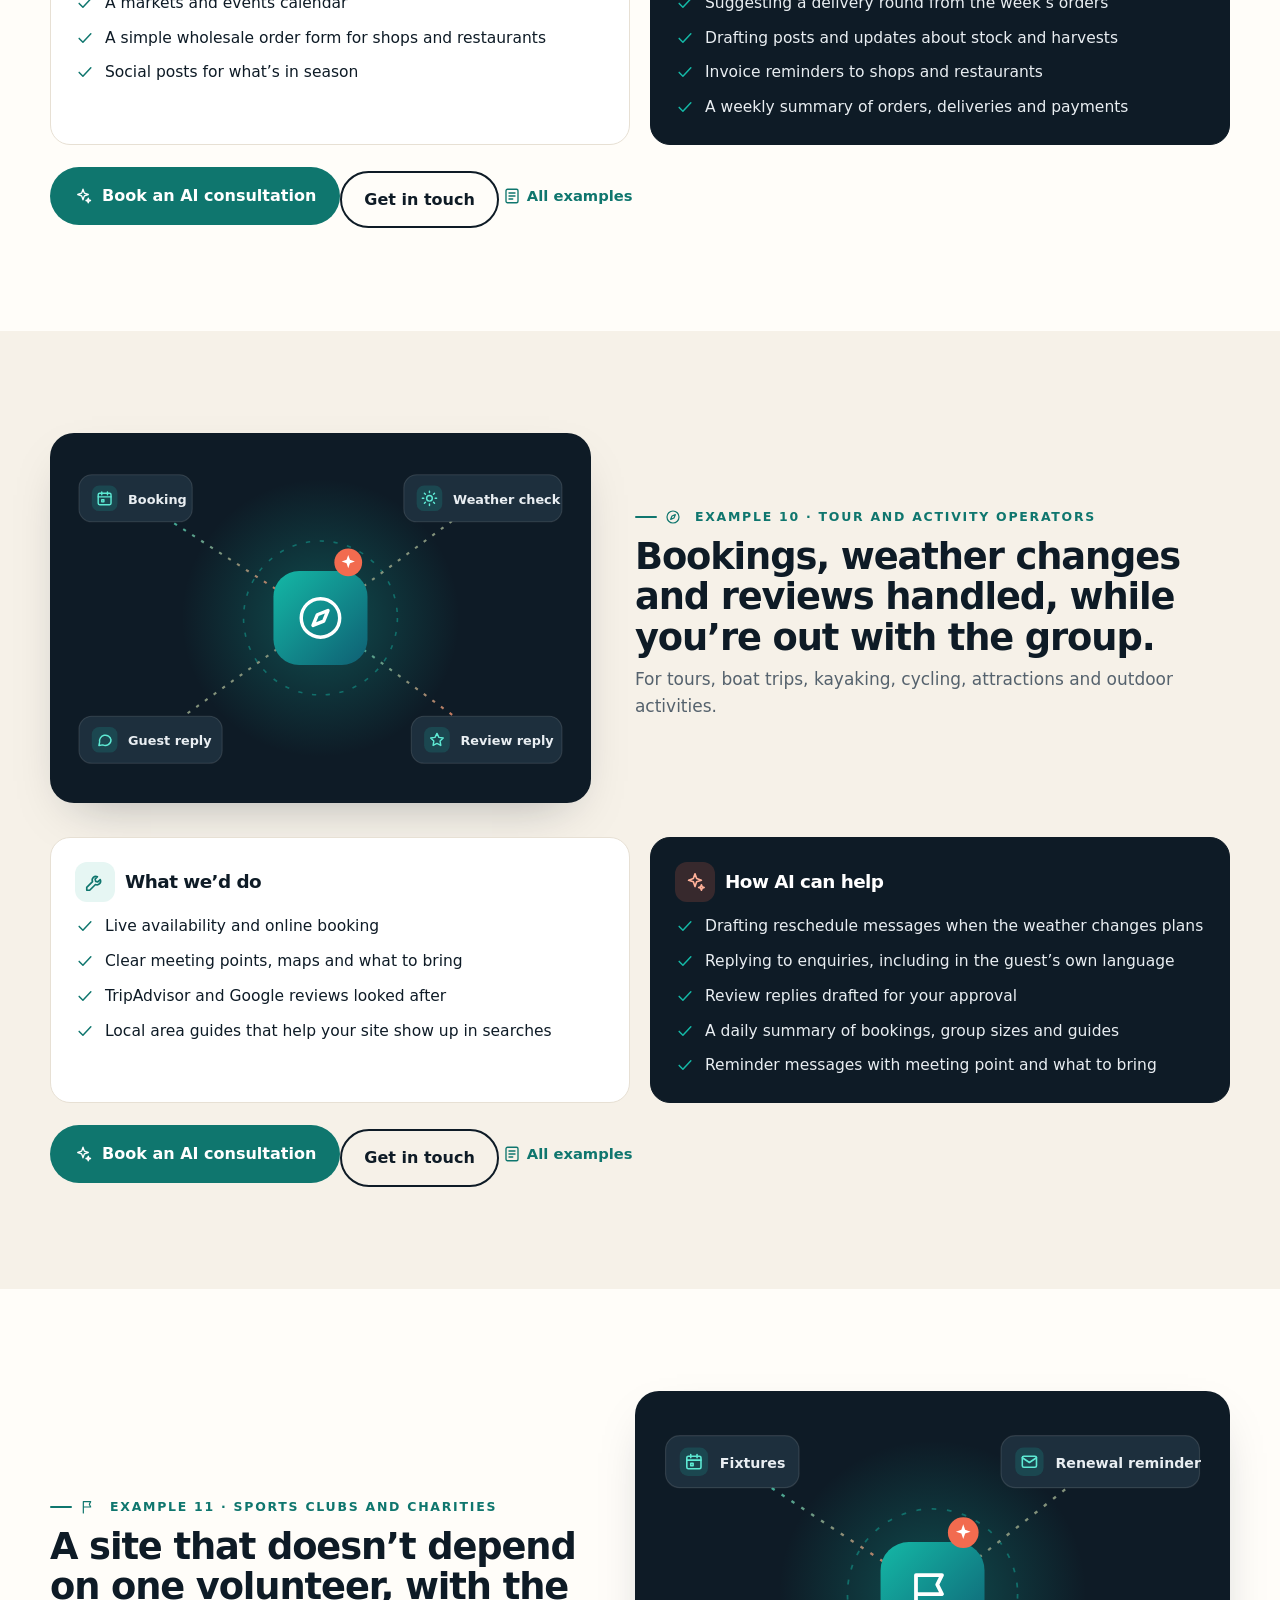
<file: hospitality.html>
<!doctype html>
<html lang="en-IE"><head><meta charset="utf-8"><meta name="viewport" content="width=device-width, initial-scale=1">
<meta name="robots" content="noindex, follow"><title>Hospitality · rehost.expert</title>
<link rel="canonical" href="https://rehost.expert/business.html">
<meta http-equiv="refresh" content="0; url=business.html#hospitality"><link rel="icon" href="favicon.svg?v=cb12c73ffd" type="image/svg+xml">
<script>location.replace('business.html#hospitality'+(location.search||''))</script></head>
<body><p>This page has moved to <a href="business.html#hospitality">Business examples: Hospitality</a>.</p>
<script data-goatcounter="https://rehostexpert.goatcounter.com/count" async src="https://gc.zgo.at/count.js"></script>
</body></html>
</file>
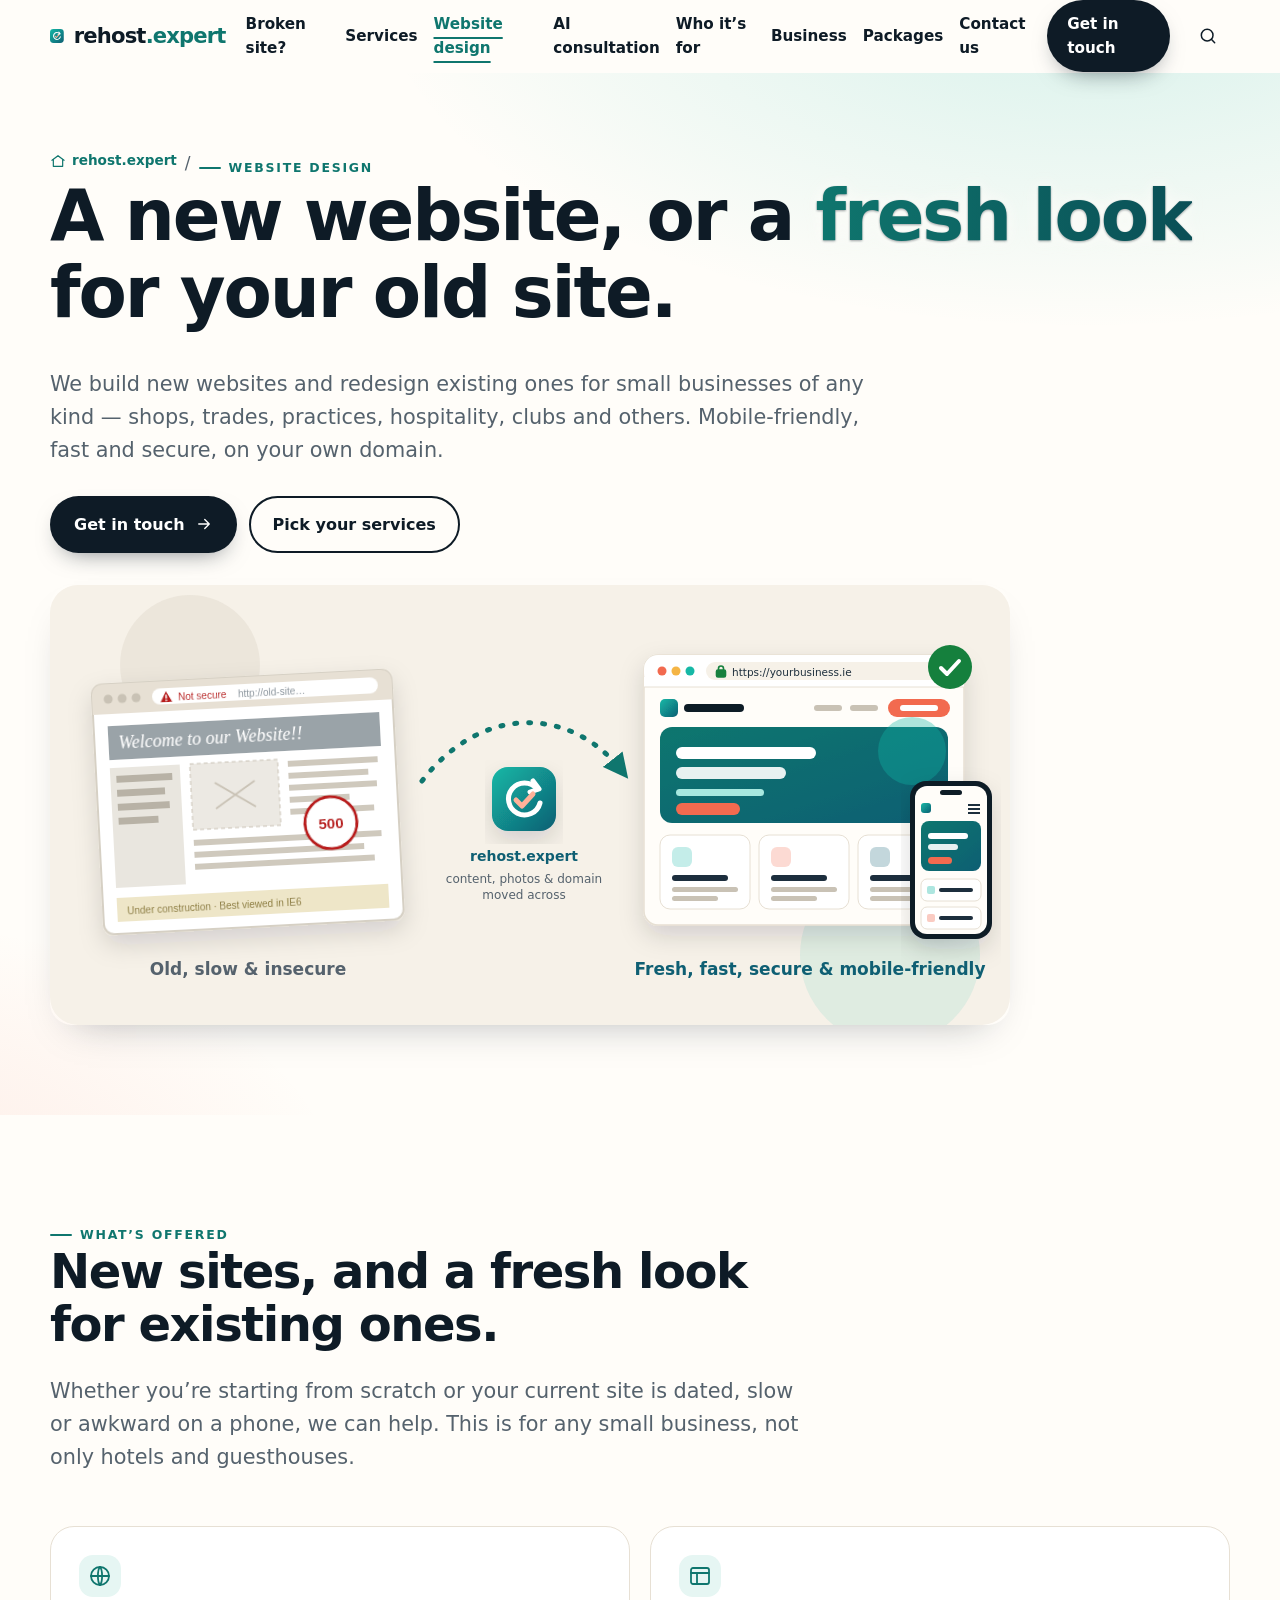
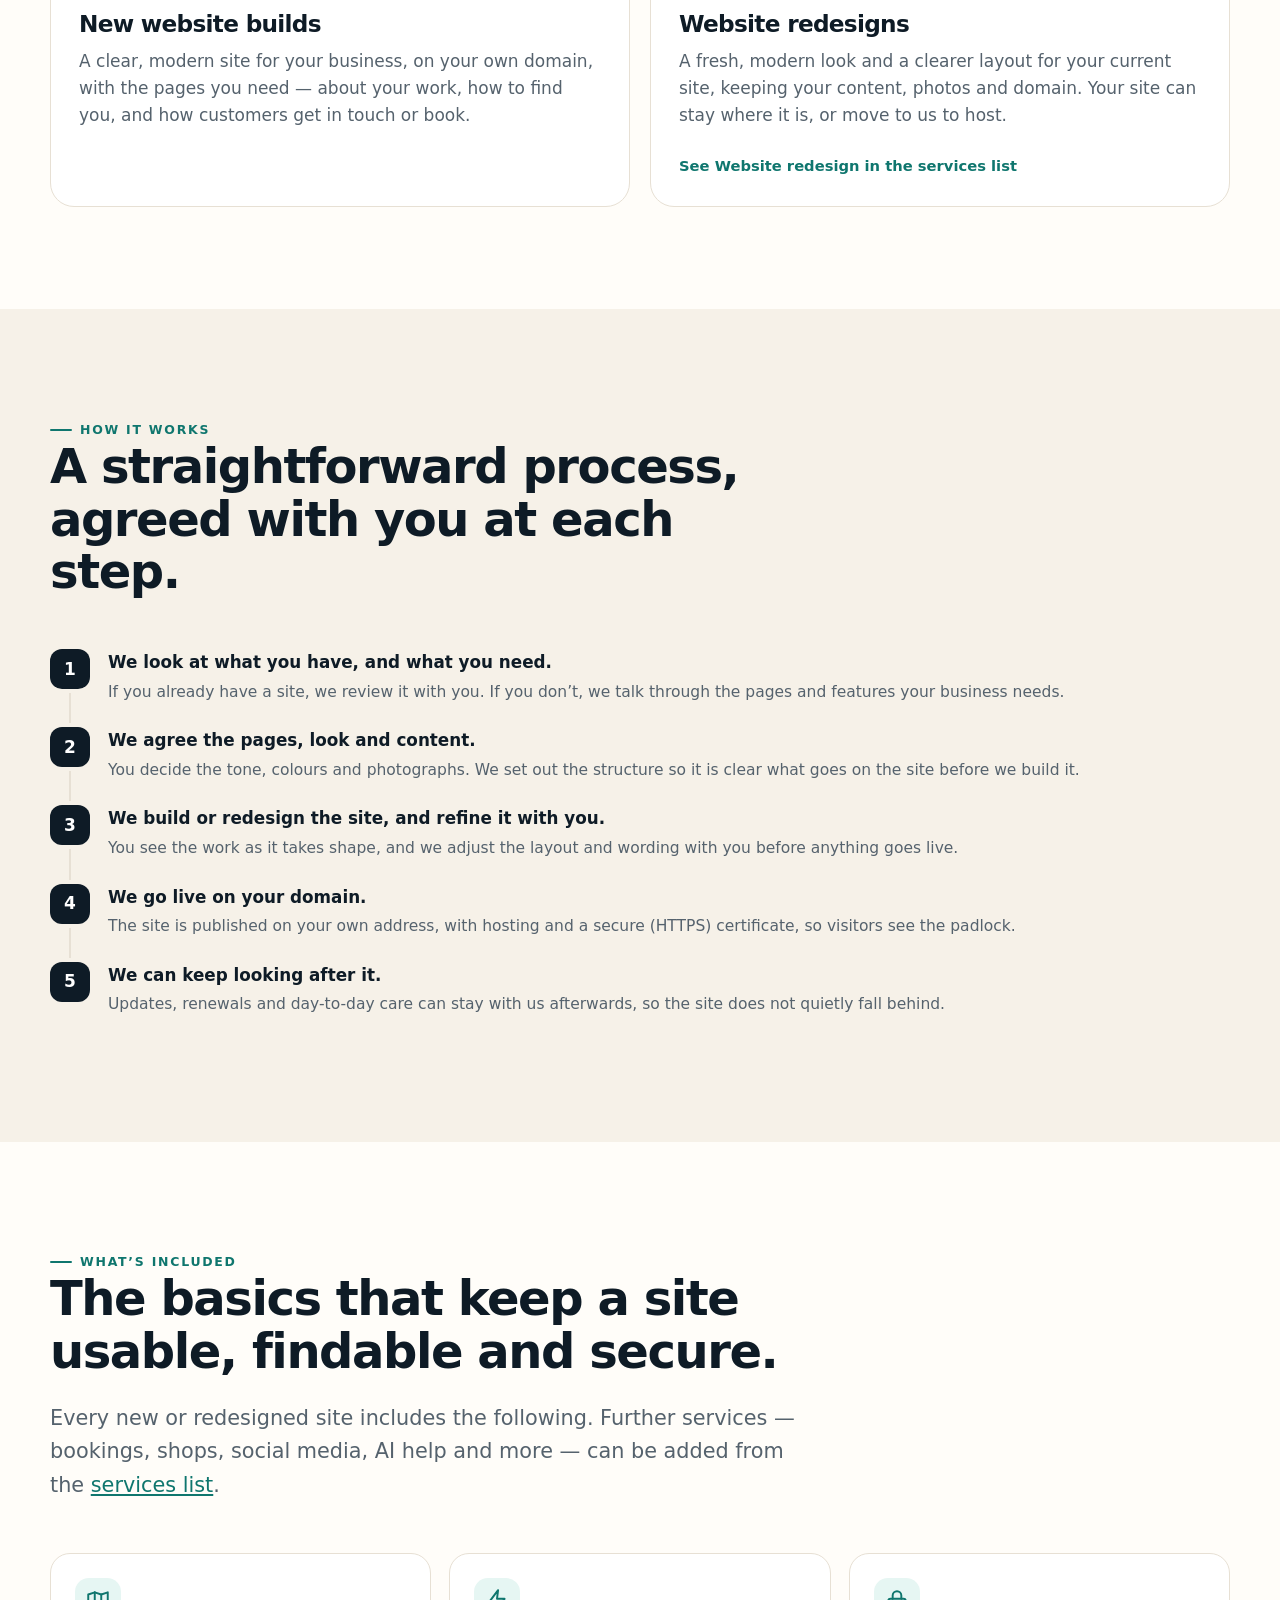
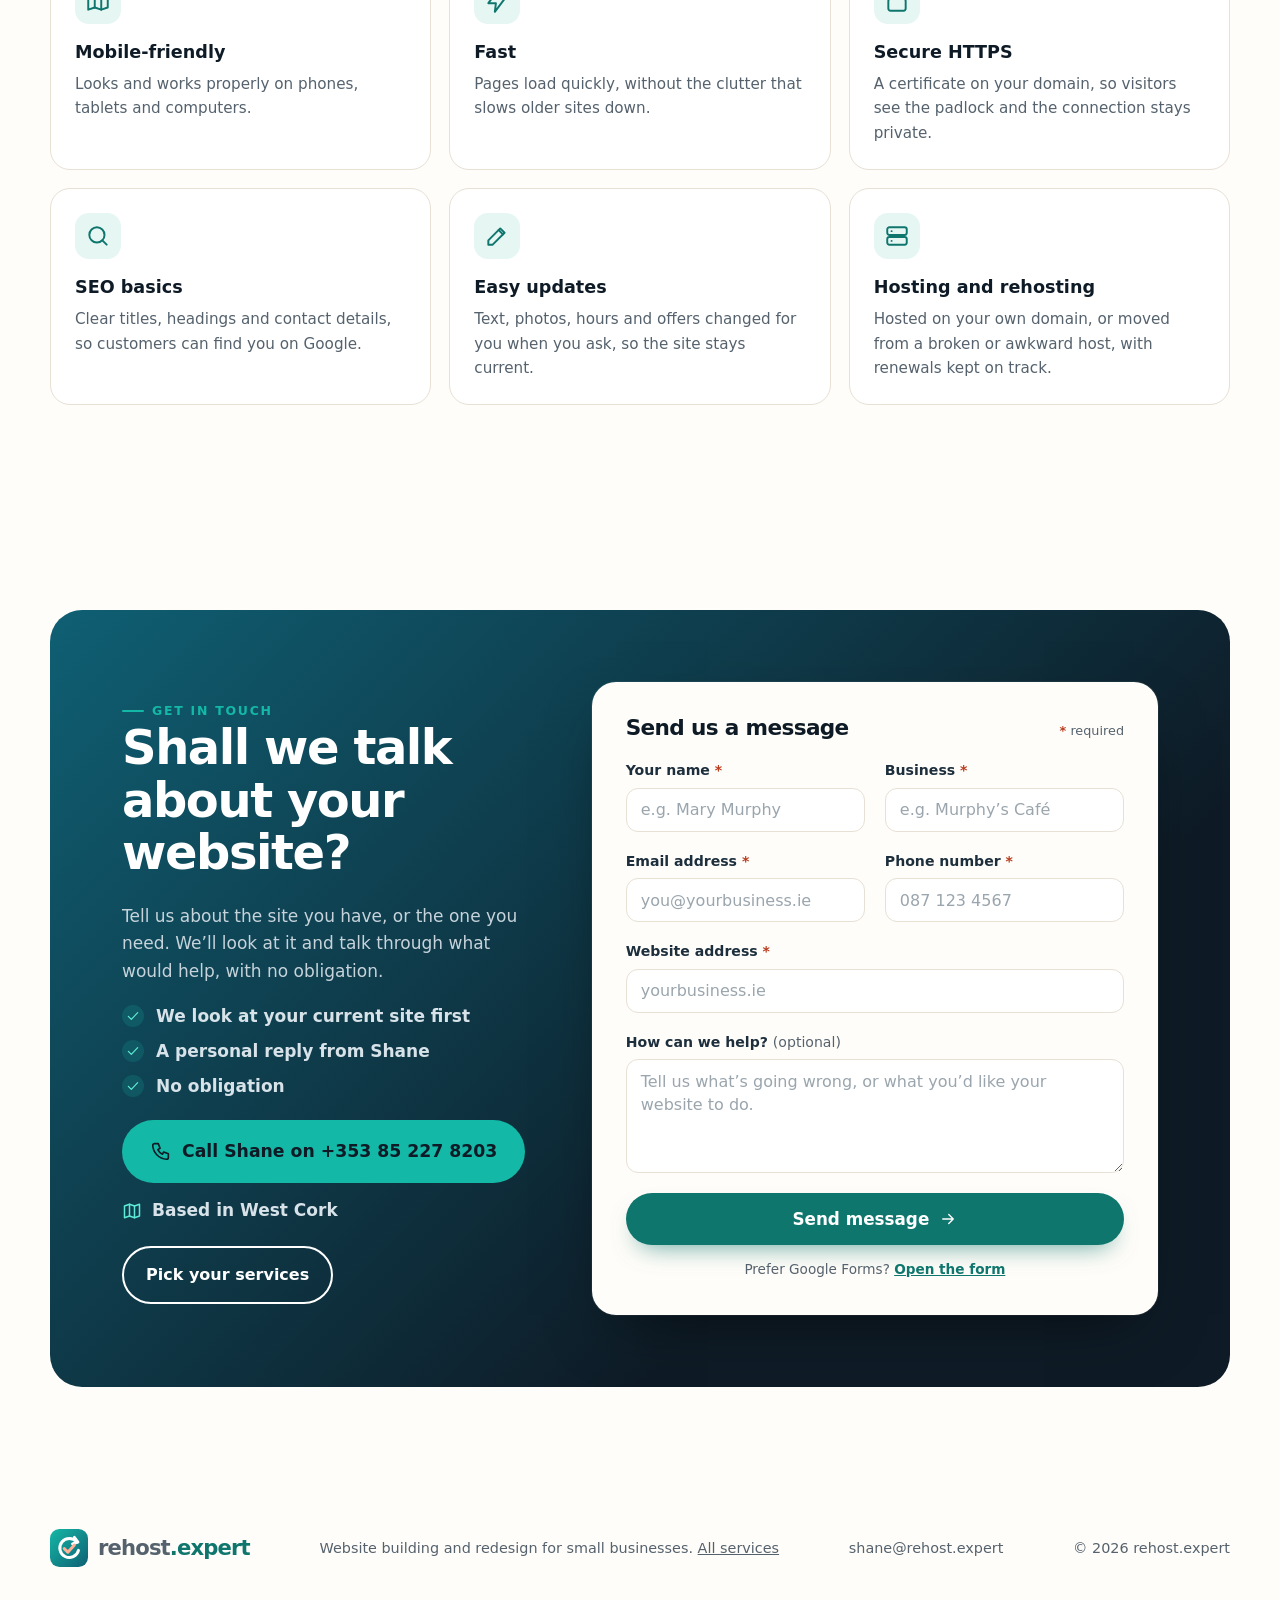
<file: website-design.html>
<!doctype html>
<html lang="en-IE" class="no-js">
<head>
<meta charset="utf-8">
<meta name="viewport" content="width=device-width, initial-scale=1">
<meta name="format-detection" content="telephone=no, email=no">
<meta name="robots" content="index, follow">
<title>Website building and redesign · rehost.expert</title>
<meta name="description" content="New website builds and redesigns of existing sites for small businesses. Mobile-friendly, fast and secure, with SEO basics, easy updates, and hosting or rehosting on your own domain.">
<link rel="canonical" href="https://rehost.expert/website-design.html">
<meta name="theme-color" content="#0e1b26">
<meta name="color-scheme" content="light">
<meta property="og:title" content="Website building and redesign · rehost.expert">
<meta property="og:description" content="New websites and redesigns for small businesses, with hosting and ongoing care.">
<meta property="og:type" content="website">
<meta property="og:url" content="https://rehost.expert/website-design.html">
<meta property="og:locale" content="en_IE">
<meta property="og:site_name" content="rehost.expert">
<meta property="og:image" content="https://rehost.expert/og-image.png?v=cb12c73ffd">
<meta property="og:image:width" content="1200">
<meta property="og:image:height" content="630">
<meta property="og:image:alt" content="rehost.expert — website rescue, hosting and digital services for small businesses">
<meta name="twitter:card" content="summary_large_image">
<meta name="twitter:title" content="Website building and redesign · rehost.expert">
<meta name="twitter:description" content="New websites and redesigns for small businesses, with hosting and ongoing care.">
<meta name="twitter:image" content="https://rehost.expert/og-image.png?v=cb12c73ffd">
<link rel="icon" href="favicon.svg?v=cb12c73ffd" type="image/svg+xml">
<link rel="apple-touch-icon" href="apple-touch-icon.png?v=cb12c73ffd">
<link rel="stylesheet" href="style.css?v=cb12c73ffd">
<link rel="preload" href="search-index.json?v=8c95621181" as="fetch" crossorigin>
<link id="site-search-index" href="search-index.json?v=8c95621181">
<script>document.documentElement.classList.remove('no-js')</script>
<script type="application/ld+json">{"@context":"https://schema.org","@graph":[{"@type":["LocalBusiness","ProfessionalService"],"@id":"https://rehost.expert/#business","name":"rehost.expert","url":"https://rehost.expert/","email":"shane@rehost.expert","telephone":"+353852278203","description":"Website rescue, hosting and digital services for small businesses.","image":"https://rehost.expert/og-image.png","logo":"https://rehost.expert/apple-touch-icon.png","address":{"@type":"PostalAddress","addressRegion":"West Cork","addressCountry":"IE"},"areaServed":{"@type":"AdministrativeArea","name":"West Cork"}},{"@type":"WebSite","@id":"https://rehost.expert/#website","name":"rehost.expert","url":"https://rehost.expert/","inLanguage":"en-IE","publisher":{"@id":"https://rehost.expert/#business"}},{"@type":"WebPage","@id":"https://rehost.expert/website-design.html#webpage","url":"https://rehost.expert/website-design.html","name":"Website building and redesign · rehost.expert","description":"New website builds and redesigns of existing sites for small businesses. Mobile-friendly, fast and secure, with SEO basics, easy updates, and hosting or rehosting on your own domain.","isPartOf":{"@id":"https://rehost.expert/#website"},"about":{"@id":"https://rehost.expert/#business"},"inLanguage":"en-IE"}]}</script>
</head>
<body id="top">
<a class="skip" href="#main">Skip to content</a>
<header class="top"><div class="wrap"><a class="brand" href="index.html" aria-label="rehost.expert home"><svg viewBox="0 0 64 64" aria-hidden="true"><defs><linearGradient id="lg" x1="0" y1="0" x2="1" y2="1"><stop offset="0" stop-color="#14b8a6"/><stop offset="1" stop-color="#0f5f73"/></linearGradient></defs><rect width="64" height="64" rx="16" fill="url(#lg)"/><path d="M45 22a16 16 0 1 0 3 14" fill="none" stroke="#fff" stroke-width="5" stroke-linecap="round"/><path d="M41 14l6 8-9 3" fill="none" stroke="#fff" stroke-width="5" stroke-linecap="round" stroke-linejoin="round"/><path d="M24 33l6 6 11-12" fill="none" stroke="#ffb199" stroke-width="5" stroke-linecap="round" stroke-linejoin="round"/></svg><b>rehost<span>.expert</span></b></a><div class="top-end"><nav class="menu" aria-label="Sections"><a href="index.html#broken">Broken site?</a><a href="index.html#services">Services</a><a href="website-design.html" aria-current="page">Website design</a><a href="index.html#ai">AI consultation</a><a href="index.html#sectors">Who it’s for</a><a href="business.html">Business</a><a href="index.html#packages">Packages</a><a href="contact.html">Contact us</a><a class="btn btn--primary" href="#contact">Get in touch</a></nav><div class="top-tools"><button type="button" class="site-search-btn" data-open-search aria-expanded="false" aria-controls="site-search" aria-label="Search the site"><svg viewBox="0 0 24 24" width="18" height="18" fill="none" stroke="currentColor" stroke-width="1.8" stroke-linecap="round" stroke-linejoin="round" aria-hidden="true"><circle cx="11" cy="11" r="7"/><path d="m20 20-4-4"/></svg></button><button type="button" class="nav-toggle" id="nav-toggle" aria-expanded="false" aria-controls="nav-panel" aria-label="Open menu"><span class="nav-toggle-bars" aria-hidden="true"><span></span><span></span><span></span></span></button></div></div></div>
<div class="nav-panel" id="nav-panel" hidden><button type="button" class="nav-panel-search" data-open-search aria-expanded="false" aria-controls="site-search"><svg viewBox="0 0 24 24" width="18" height="18" fill="none" stroke="currentColor" stroke-width="1.8" stroke-linecap="round" stroke-linejoin="round" aria-hidden="true"><circle cx="11" cy="11" r="7"/><path d="m20 20-4-4"/></svg><span>Search the site</span></button><nav class="nav-panel-menu" aria-label="Mobile"><a href="index.html#broken">Broken site?</a><a href="index.html#services">Services</a><a href="website-design.html" aria-current="page">Website design</a><a href="index.html#what-is-ai">What is AI</a><a href="index.html#what-is-seo">What is SEO</a><a href="index.html#ai">AI consultation</a><a href="index.html#sectors">Who it’s for</a><a href="business.html">Business</a><a href="index.html#packages">Packages</a><a href="contact.html">Contact us</a><a class="btn btn--primary" href="#contact">Get in touch</a></nav></div></header>
<div class="site-search" id="site-search" hidden><div class="site-search-back" id="site-search-back"></div><div class="site-search-dialog" id="site-search-dialog" role="dialog" aria-modal="true" aria-labelledby="site-search-title"><div class="site-search-bar"><p id="site-search-title" class="vh">Search the site</p><form class="site-search-form" id="site-search-form" role="search" action="#" method="get"><span class="site-search-ic" aria-hidden="true"><svg viewBox="0 0 24 24" width="18" height="18" fill="none" stroke="currentColor" stroke-width="1.8" stroke-linecap="round" stroke-linejoin="round" aria-hidden="true"><circle cx="11" cy="11" r="7"/><path d="m20 20-4-4"/></svg></span><label for="site-search-q" class="vh">Search pages and services</label><input type="search" id="site-search-q" name="q" placeholder="Search pages and services" autocomplete="off" autocorrect="off" spellcheck="false" enterkeyhint="search"><button type="button" class="site-search-clear" id="site-search-clear" hidden aria-label="Clear search"><svg viewBox="0 0 24 24" width="18" height="18" fill="none" stroke="currentColor" stroke-width="1.8" stroke-linecap="round" stroke-linejoin="round" aria-hidden="true"><path d="M6 6l12 12M18 6 6 18"/></svg></button></form><button type="button" class="site-search-close" id="site-search-close" aria-label="Close search"><svg viewBox="0 0 24 24" width="18" height="18" fill="none" stroke="currentColor" stroke-width="1.8" stroke-linecap="round" stroke-linejoin="round" aria-hidden="true"><path d="M6 6l12 12M18 6 6 18"/></svg></button></div><div class="site-search-body"><p class="site-search-status" id="site-search-status" role="status" aria-live="polite"></p><ul class="site-search-results" id="site-search-results" role="listbox" aria-label="Search results"></ul></div></div></div>
<main id="main">
<section class="hero hero--contact"><div class="wrap">
<div class="rv">
<a class="crumb" href="index.html"><svg viewBox="0 0 24 24" width="18" height="18" fill="none" stroke="currentColor" stroke-width="1.8" stroke-linecap="round" stroke-linejoin="round" aria-hidden="true"><path d="M3 11 12 4l9 7"/><path d="M5 10v10h14V10"/></svg>rehost.expert</a><span class="crumb-sep" aria-hidden="true">/</span><span class="eyebrow" style="display:inline-flex">Website design</span>
<h1>A new website, or a <span class="hl">fresh look</span> for your old site.</h1>
<p class="lead">We build new websites and redesign existing ones for small businesses of any kind — shops, trades, practices, hospitality, clubs and others. Mobile-friendly, fast and secure, on your own domain.</p>
<div class="ctas"><a class="btn btn--primary" href="#contact">Get in touch <svg viewBox="0 0 24 24" width="18" height="18" fill="none" stroke="currentColor" stroke-width="1.8" stroke-linecap="round" stroke-linejoin="round" aria-hidden="true"><path d="M5 12h14M13 6l6 6-6 6"/></svg></a><a class="btn btn--ghost" href="index.html#services">Pick your services</a></div>
<figure class="wd-fig"><img src="img/site-migration.svg" width="960" height="440" alt="An old, slow and insecure website being moved by rehost.expert to a fresh, fast, secure and mobile-friendly new site, keeping the content, photos and domain" loading="eager" decoding="async"></figure>
</div>
</div></section>
<section class="section" id="offer" aria-labelledby="wd-off-h"><div class="wrap">
<div class="head"><span class="eyebrow">What’s offered</span><h2 id="wd-off-h">New sites, and a fresh look for existing ones.</h2>
<p class="lead">Whether you’re starting from scratch or your current site is dated, slow or awkward on a phone, we can help. This is for any small business, not only hotels and guesthouses.</p></div>
<div class="split-2">
<article class="plan rv"><svg viewBox="0 0 24 24" width="18" height="18" fill="none" stroke="currentColor" stroke-width="1.8" stroke-linecap="round" stroke-linejoin="round" aria-hidden="true"><circle cx="12" cy="12" r="9"/><path d="M3 12h18M12 3c2.8 3 2.8 15 0 18M12 3c-2.8 3-2.8 15 0 18"/></svg><h3>New website builds</h3><p class="muted">A clear, modern site for your business, on your own domain, with the pages you need — about your work, how to find you, and how customers get in touch or book.</p></article>
<article class="plan rv"><svg viewBox="0 0 24 24" width="18" height="18" fill="none" stroke="currentColor" stroke-width="1.8" stroke-linecap="round" stroke-linejoin="round" aria-hidden="true"><rect x="3" y="4" width="18" height="16" rx="2"/><path d="M3 9h18M9 9v11"/></svg><h3>Website redesigns</h3><p class="muted">A fresh, modern look and a clearer layout for your current site, keeping your content, photos and domain. Your site can stay where it is, or move to us to host.</p>
<p class="svc-guide"><a href="index.html#service-website-redesign">See Website redesign in the services list</a></p></article>
</div>
</div></section>
<section class="section section--sand" id="how" aria-labelledby="wd-how-h"><div class="wrap">
<div class="head"><span class="eyebrow">How it works</span><h2 id="wd-how-h">A straightforward process, agreed with you at each step.</h2></div>
<ol class="steps">
<li class="rv"><b>We look at what you have, and what you need.</b><span>If you already have a site, we review it with you. If you don’t, we talk through the pages and features your business needs.</span></li>
<li class="rv"><b>We agree the pages, look and content.</b><span>You decide the tone, colours and photographs. We set out the structure so it is clear what goes on the site before we build it.</span></li>
<li class="rv"><b>We build or redesign the site, and refine it with you.</b><span>You see the work as it takes shape, and we adjust the layout and wording with you before anything goes live.</span></li>
<li class="rv"><b>We go live on your domain.</b><span>The site is published on your own address, with hosting and a secure (HTTPS) certificate, so visitors see the padlock.</span></li>
<li class="rv"><b>We can keep looking after it.</b><span>Updates, renewals and day-to-day care can stay with us afterwards, so the site does not quietly fall behind.</span></li>
</ol>
</div></section>
<section class="section" id="included" aria-labelledby="wd-in-h"><div class="wrap">
<div class="head"><span class="eyebrow">What’s included</span><h2 id="wd-in-h">The basics that keep a site usable, findable and secure.</h2>
<p class="lead">Every new or redesigned site includes the following. Further services — bookings, shops, social media, AI help and more — can be added from the <a href="index.html#services">services list</a>.</p></div>
<div class="together light">
<div class="tog rv"><svg viewBox="0 0 24 24" width="18" height="18" fill="none" stroke="currentColor" stroke-width="1.8" stroke-linecap="round" stroke-linejoin="round" aria-hidden="true"><path d="M9 4 3 6v14l6-2 6 2 6-2V4l-6 2-6-2z"/><path d="M9 4v14M15 6v14"/></svg><b>Mobile-friendly</b><p>Looks and works properly on phones, tablets and computers.</p></div>
<div class="tog rv"><svg viewBox="0 0 24 24" width="18" height="18" fill="none" stroke="currentColor" stroke-width="1.8" stroke-linecap="round" stroke-linejoin="round" aria-hidden="true"><path d="M13 2 4 14h7l-1 8 9-12h-7z"/></svg><b>Fast</b><p>Pages load quickly, without the clutter that slows older sites down.</p></div>
<div class="tog rv"><svg viewBox="0 0 24 24" width="18" height="18" fill="none" stroke="currentColor" stroke-width="1.8" stroke-linecap="round" stroke-linejoin="round" aria-hidden="true"><rect x="4" y="10" width="16" height="11" rx="2"/><path d="M8 10V7a4 4 0 0 1 8 0v3"/></svg><b>Secure HTTPS</b><p>A certificate on your domain, so visitors see the padlock and the connection stays private.</p></div>
<div class="tog rv"><svg viewBox="0 0 24 24" width="18" height="18" fill="none" stroke="currentColor" stroke-width="1.8" stroke-linecap="round" stroke-linejoin="round" aria-hidden="true"><circle cx="11" cy="11" r="7"/><path d="m20 20-4-4"/></svg><b>SEO basics</b><p>Clear titles, headings and contact details, so customers can find you on Google.</p></div>
<div class="tog rv"><svg viewBox="0 0 24 24" width="18" height="18" fill="none" stroke="currentColor" stroke-width="1.8" stroke-linecap="round" stroke-linejoin="round" aria-hidden="true"><path d="M4 20h4L19 9l-4-4L4 16z"/><path d="M13.5 6.5l4 4"/></svg><b>Easy updates</b><p>Text, photos, hours and offers changed for you when you ask, so the site stays current.</p></div>
<div class="tog rv"><svg viewBox="0 0 24 24" width="18" height="18" fill="none" stroke="currentColor" stroke-width="1.8" stroke-linecap="round" stroke-linejoin="round" aria-hidden="true"><rect x="3" y="4" width="18" height="7" rx="2"/><rect x="3" y="13" width="18" height="7" rx="2"/><path d="M7 7.5h.01M7 16.5h.01"/></svg><b>Hosting and rehosting</b><p>Hosted on your own domain, or moved from a broken or awkward host, with renewals kept on track.</p></div>
</div>
</div></section>
<section class="section" id="contact" aria-labelledby="ct-h"><div class="wrap">
<div class="cta cta--contact rv"><div class="cta-copy"><span class="eyebrow" style="color:var(--sea-2)">Get in touch</span><h2 id="ct-h">Shall we talk about your website?</h2><p>Tell us about the site you have, or the one you need. We’ll look at it and talk through what would help, with no obligation.</p>
<ul class="cta-points" style="list-style:none;padding:0"><li><svg viewBox="0 0 24 24" width="18" height="18" fill="none" stroke="currentColor" stroke-width="1.8" stroke-linecap="round" stroke-linejoin="round" aria-hidden="true"><path d="M5 12.5l4.5 4.5L19 7"/></svg>We look at your current site first</li><li><svg viewBox="0 0 24 24" width="18" height="18" fill="none" stroke="currentColor" stroke-width="1.8" stroke-linecap="round" stroke-linejoin="round" aria-hidden="true"><path d="M5 12.5l4.5 4.5L19 7"/></svg>A personal reply from Shane</li><li><svg viewBox="0 0 24 24" width="18" height="18" fill="none" stroke="currentColor" stroke-width="1.8" stroke-linecap="round" stroke-linejoin="round" aria-hidden="true"><path d="M5 12.5l4.5 4.5L19 7"/></svg>No obligation</li></ul>
<div class="callbox callbox--ink"><a class="btn btn--accent btn--call" href="tel:+353852278203"><svg viewBox="0 0 24 24" width="18" height="18" fill="none" stroke="currentColor" stroke-width="1.8" stroke-linecap="round" stroke-linejoin="round" aria-hidden="true"><path d="M5 4h4l2 5-2.5 1.5a11 11 0 0 0 5 5L15 13l5 2v4a2 2 0 0 1-2 2A16 16 0 0 1 3 6a2 2 0 0 1 2-2"/></svg>Call Shane on +353 85 227 8203</a><p class="based"><svg viewBox="0 0 24 24" width="18" height="18" fill="none" stroke="currentColor" stroke-width="1.8" stroke-linecap="round" stroke-linejoin="round" aria-hidden="true"><path d="M9 4 3 6v14l6-2 6 2 6-2V4l-6 2-6-2z"/><path d="M9 4v14M15 6v14"/></svg>Based in West Cork</p></div>
<div style="display:flex;flex-wrap:wrap;gap:12px;margin-top:22px"><a class="btn btn--ghost" href="index.html#services" style="color:#fff">Pick your services</a></div>
</div>
<div class="ccard" id="c-card">
<form class="cform" id="c-form" novalidate aria-labelledby="c-title">
<div class="cform-head"><h3 id="c-title">Send us a message</h3><p class="req-note"><span class="req" aria-hidden="true">*</span> required</p></div>
<div class="cgrid"><div class="cf"><label for="c-name">Your name <span class="req" aria-hidden="true">*</span></label><input type="text" id="c-name" name="name" autocomplete="name" placeholder="e.g. Mary Murphy" required aria-required="true" aria-describedby="c-name-err"><p class="ferr" id="c-name-err" aria-live="polite" hidden></p></div><div class="cf"><label for="c-biz">Business <span class="req" aria-hidden="true">*</span></label><input type="text" id="c-biz" name="biz" autocomplete="organization" placeholder="e.g. Murphy’s Café" required aria-required="true" aria-describedby="c-biz-err"><p class="ferr" id="c-biz-err" aria-live="polite" hidden></p></div><div class="cf"><label for="c-email">Email address <span class="req" aria-hidden="true">*</span></label><input type="email" id="c-email" name="email" autocomplete="email" autocapitalize="off" spellcheck="false" placeholder="you@yourbusiness.ie" required aria-required="true" aria-describedby="c-email-err"><p class="ferr" id="c-email-err" aria-live="polite" hidden></p></div><div class="cf"><label for="c-phone">Phone number <span class="req" aria-hidden="true">*</span></label><input type="tel" id="c-phone" name="phone" autocomplete="tel" inputmode="tel" placeholder="087 123 4567" required aria-required="true" aria-describedby="c-phone-err"><p class="ferr" id="c-phone-err" aria-live="polite" hidden></p></div><div class="cf cf--wide"><label for="c-site">Website address <span class="req" aria-hidden="true">*</span></label><input type="text" id="c-site" name="site" autocomplete="url" inputmode="url" autocapitalize="off" spellcheck="false" placeholder="yourbusiness.ie" required aria-required="true" aria-describedby="c-site-err"><p class="ferr" id="c-site-err" aria-live="polite" hidden></p></div>
<div class="cf cf--wide"><label for="c-help">How can we help? <span class="opt">(optional)</span></label><textarea id="c-help" name="help" rows="4" placeholder="Tell us what’s going wrong, or what you’d like your website to do."></textarea></div>
</div>
<p class="form-msg" id="c-msg" role="alert" hidden></p>
<button type="submit" class="btn btn--accent csend" id="c-send"><span class="csend-t">Send message</span><svg viewBox="0 0 24 24" width="18" height="18" fill="none" stroke="currentColor" stroke-width="1.8" stroke-linecap="round" stroke-linejoin="round" aria-hidden="true"><path d="M5 12h14M13 6l6 6-6 6"/></svg></button>
<p class="cform-alt">Prefer Google Forms? <a href="https://docs.google.com/forms/d/e/1FAIpQLSfOo1K7R60t8rfbQOhOktBgd1-iivUf306MHqamL8B0WoUY5g/viewform" target="_blank" rel="noopener">Open the form</a></p>
</form>
<div class="cthanks" id="c-thanks" role="status" aria-live="polite" tabindex="-1" hidden><span class="cthanks-i"><svg viewBox="0 0 24 24" width="18" height="18" fill="none" stroke="currentColor" stroke-width="1.8" stroke-linecap="round" stroke-linejoin="round" aria-hidden="true"><path d="M5 12.5l4.5 4.5L19 7"/></svg></span><div><h3>Thanks, we’ve got your message.</h3><p>Shane will be in touch soon.</p><button type="button" class="linkbtn" id="c-again">Send another message</button></div></div>
<form id="c-post" action="https://docs.google.com/forms/d/e/1FAIpQLSfOo1K7R60t8rfbQOhOktBgd1-iivUf306MHqamL8B0WoUY5g/formResponse" method="POST" target="c-sink" hidden><input type="hidden" name="entry.2115183178" data-k="name"><input type="hidden" name="entry.842009210" data-k="biz"><input type="hidden" name="entry.922822673" data-k="email"><input type="hidden" name="entry.1982738485" data-k="phone"><input type="hidden" name="entry.1405773933" data-k="site"><input type="hidden" name="entry.2019704753" data-k="help"><input type="hidden" name="fvv" value="1"><input type="hidden" name="pageHistory" value="0"></form><iframe name="c-sink" id="c-sink" title="Sending" hidden tabindex="-1" aria-hidden="true"></iframe>
</div></div>
</div></section>
</main>
<footer class="foot"><div class="wrap"><a class="brand" href="index.html" aria-label="rehost.expert home"><svg viewBox="0 0 64 64" aria-hidden="true"><defs><linearGradient id="lg" x1="0" y1="0" x2="1" y2="1"><stop offset="0" stop-color="#14b8a6"/><stop offset="1" stop-color="#0f5f73"/></linearGradient></defs><rect width="64" height="64" rx="16" fill="url(#lg)"/><path d="M45 22a16 16 0 1 0 3 14" fill="none" stroke="#fff" stroke-width="5" stroke-linecap="round"/><path d="M41 14l6 8-9 3" fill="none" stroke="#fff" stroke-width="5" stroke-linecap="round" stroke-linejoin="round"/><path d="M24 33l6 6 11-12" fill="none" stroke="#ffb199" stroke-width="5" stroke-linecap="round" stroke-linejoin="round"/></svg><b>rehost<span>.expert</span></b></a><span>Website building and redesign for small businesses. <a href="index.html">All services</a></span><span class="foot-mail">shane@rehost.expert</span><span>© 2026 rehost.expert</span></div></footer>
<script src="app.js?v=cb12c73ffd" defer></script>
<script data-goatcounter="https://rehostexpert.goatcounter.com/count" async src="https://gc.zgo.at/count.js"></script>
</body>
</html>
</file>
<file: style.css>
/* rehost.expert — self-contained styles (relative paths only) */
:root{color-scheme:only light;--ink:#0e1b26;--ink-2:#1d2f3d;--sea:#0f766e;--sea-2:#14b8a6;--deep:#0f5f73;--coral:#f26b4f;--coral-ink:#b93d1f;--sand:#f6f1e8;--paper:#fffdf9;--line:#e7e0d4;--muted:#55626d;--ok:#15803d;--warn:#b45309;--bad:#b91c1c;--r:18px;--shadow:0 20px 50px -24px rgba(14,27,38,.35);--max:1180px}
*{box-sizing:border-box}html{scroll-behavior:smooth;scroll-padding-top:84px;-webkit-text-size-adjust:100%}
body{margin:0;font-family:ui-sans-serif,system-ui,-apple-system,"Segoe UI",Roboto,"Helvetica Neue",Arial,sans-serif;color:var(--ink);background:var(--paper);line-height:1.6;font-size:17px}
img,svg{max-width:100%;display:block}a{color:var(--sea)}
h1,h2,h3,h4{line-height:1.1;letter-spacing:-.03em;margin:0 0 .5em}
h1{font-size:clamp(2.3rem,1.4rem + 4vw,4.4rem);font-weight:850}
h2{font-size:clamp(1.8rem,1.2rem + 2.4vw,3rem);font-weight:800}
h3{font-size:1.25rem;font-weight:750}
p{margin:0 0 1em}
.wrap{width:min(var(--max),100% - 40px);margin-inline:auto}
.skip{position:absolute;left:-999px;top:8px;background:#fff;padding:8px 12px;border-radius:8px;z-index:99}.skip:focus{left:8px}
.eyebrow{display:inline-flex;align-items:center;gap:8px;font-size:.78rem;font-weight:700;letter-spacing:.14em;text-transform:uppercase;color:var(--sea)}
.eyebrow::before{content:"";width:22px;height:2px;background:currentColor;border-radius:2px}
.lead{font-size:clamp(1.05rem,1rem + .4vw,1.3rem);color:var(--muted);max-width:62ch}
.muted{color:var(--muted)}
.section{padding:clamp(64px,8vw,120px) 0}
.section--sand{background:var(--sand)}
.section--ink{background:var(--ink);color:#e9eef2}.section--ink .lead,.section--ink .muted{color:#a9b8c3}.section--ink .eyebrow{color:var(--sea-2)}
.head{max-width:760px;margin-bottom:clamp(32px,4vw,56px)}
/* buttons */
.btn{display:inline-flex;align-items:center;gap:10px;padding:14px 22px;border-radius:999px;font-weight:700;text-decoration:none;border:2px solid transparent;cursor:pointer;font-size:1rem;transition:transform .2s,box-shadow .2s,background .2s;font-family:inherit}
.btn:hover{transform:translateY(-2px)}
.btn--primary{background:var(--ink);color:#fff;box-shadow:0 10px 24px -12px rgba(14,27,38,.6)}
.btn--accent{background:var(--sea);color:#fff}
.btn--ghost{border-color:currentColor;color:var(--ink);background:transparent}
.section--ink .btn--ghost{color:#fff}
.btn:focus-visible,a:focus-visible,input:focus-visible+span,button:focus-visible,input[type=text]:focus-visible,input[type=email]:focus-visible,input[type=search]:focus-visible,select:focus-visible{outline:3px solid var(--coral);outline-offset:3px}
/* header */
.top{position:sticky;top:0;z-index:50;background:rgba(255,253,249,.85);backdrop-filter:saturate(1.4) blur(12px);-webkit-backdrop-filter:saturate(1.4) blur(12px);border-bottom:1px solid transparent;transition:border-color .3s}
.top.scrolled{border-color:var(--line)}
.top .wrap{display:flex;align-items:center;justify-content:space-between;gap:20px;height:72px}
.brand{display:inline-flex;align-items:center;gap:10px;text-decoration:none;color:var(--ink)}
.brand svg{width:38px;height:38px}
.brand b{font-size:1.32rem;letter-spacing:-.04em;font-weight:850}.brand b span{color:var(--sea)}
.menu{display:flex;gap:22px;align-items:center}
.menu a{color:var(--ink);text-decoration:none;font-weight:600;font-size:.95rem}
.menu a:hover{color:var(--sea)}
.menu a:not(.btn).is-active{color:var(--sea);text-decoration:underline;text-decoration-color:var(--sea);text-decoration-thickness:2px;text-underline-offset:8px}
.menu .btn.is-active{text-decoration:underline;text-decoration-thickness:2px;text-underline-offset:5px}
.menu .btn{padding:10px 18px;color:#fff}
.nav-toggle{display:none;align-items:center;justify-content:center;width:44px;height:44px;margin:0 0 0 auto;padding:0;border:0;border-radius:10px;background:transparent;color:var(--ink);cursor:pointer;flex:none}
.nav-toggle:hover{background:var(--sand)}
.nav-toggle:focus-visible{outline:3px solid var(--coral);outline-offset:2px}
.nav-toggle-bars{display:flex;flex-direction:column;justify-content:center;gap:5px;width:20px}
.nav-toggle-bars span{display:block;height:2px;background:currentColor;border-radius:1px;transition:transform .2s,opacity .2s}
.top.is-nav-open .nav-toggle-bars span:nth-child(1){transform:translateY(7px) rotate(45deg)}
.top.is-nav-open .nav-toggle-bars span:nth-child(2){opacity:0}
.top.is-nav-open .nav-toggle-bars span:nth-child(3){transform:translateY(-7px) rotate(-45deg)}
.nav-backdrop{display:none;position:fixed;inset:0;background:rgba(14,27,38,.35);z-index:45}
.nav-backdrop:not([hidden]){display:block}
.top.is-nav-open{background:var(--paper);backdrop-filter:none;-webkit-backdrop-filter:none}
.nav-panel{display:none;position:absolute;left:0;right:0;top:100%;z-index:51;background:var(--paper);border-bottom:1px solid var(--line);box-shadow:var(--shadow);padding:8px 0 20px}
.nav-panel:not([hidden]){display:block}
.nav-panel-menu{display:flex;flex-direction:column;width:min(var(--max),100% - 40px);margin-inline:auto;gap:0}
.nav-panel-menu a{display:flex;align-items:center;min-height:48px;padding:12px 4px;color:var(--ink);text-decoration:none;font-weight:650;font-size:1.05rem;border-bottom:1px solid var(--line)}
.nav-panel-menu a:hover,.nav-panel-menu a:focus-visible,.nav-panel-menu a.is-active{color:var(--sea)}
.nav-panel-menu a:focus-visible{outline:3px solid var(--coral);outline-offset:-2px;border-radius:8px}
.nav-panel-menu a:not(.btn).is-active{text-decoration:underline;text-decoration-color:var(--sea);text-decoration-thickness:2px;text-underline-offset:6px}
.nav-panel-menu a.btn{margin-top:16px;justify-content:center;border-bottom:0;color:#fff;min-height:0}
.nav-panel-menu a.btn.is-active{text-decoration:underline;text-decoration-thickness:2px;text-underline-offset:5px}
body.nav-open{overflow:hidden}
@media (max-width:980px){
  .menu{display:none}
  .nav-toggle{display:inline-flex}
}
@media (min-width:981px){
  .nav-toggle,.nav-panel,.nav-backdrop{display:none!important}
}
@media (prefers-reduced-motion: reduce){.nav-toggle-bars span{transition:none}}

/* hero */
.hero{position:relative;overflow:hidden;padding:clamp(40px,6vw,80px) 0 clamp(56px,7vw,100px);background:radial-gradient(1200px 600px at 85% -10%,rgba(20,184,166,.18),transparent 60%),radial-gradient(800px 500px at -10% 110%,rgba(242,107,79,.12),transparent 60%),var(--paper)}
.hero .wrap{display:grid;grid-template-columns:1.05fr 1fr;gap:clamp(28px,4vw,64px);align-items:center}
/* Solid teal first so the words stay visible if background-clip:text is
   unsupported or mangled by a browser's auto-dark inversion. Gradient
   is layered on via @supports. Drop-shadow adds contrast on cream and
   a light halo if a browser still force-darkens the page.
   The site is light-only (color-scheme:only light) so we do not switch
   this to a bright teal under prefers-color-scheme:dark — that would
   sit poorly on the cream background. */
.hero h1 .hl{color:var(--sea);-webkit-text-fill-color:var(--sea);filter:drop-shadow(0 1px 1px rgba(14,27,38,.4)) drop-shadow(0 0 8px rgba(255,253,249,.9))}
@supports ((-webkit-background-clip:text) or (background-clip:text)){
.hero h1 .hl{background:linear-gradient(90deg,var(--sea),#0a4f56);-webkit-background-clip:text;background-clip:text;color:transparent;-webkit-text-fill-color:transparent}
}
.hero .lead{margin:18px 0 28px}
.hero .ctas{display:flex;flex-wrap:wrap;gap:12px}
.trust{display:flex;flex-wrap:wrap;gap:10px 22px;margin-top:28px;color:var(--muted);font-size:.92rem}
.trust span{display:inline-flex;align-items:center;gap:8px}.trust svg{width:18px;height:18px;color:var(--sea)}
.hero-art{position:relative}
.hero-art .float{animation:float 7s ease-in-out infinite}
.hero-art .float2{animation:float 8s ease-in-out -2s infinite}
.hero-art .float3{animation:float 9s ease-in-out -4s infinite}
@keyframes float{0%,100%{transform:translateY(0)}50%{transform:translateY(-8px)}}
.hero-art .scan{animation:scan 3.2s ease-in-out infinite}
@keyframes scan{0%{transform:translateX(0)}50%{transform:translateX(6px)}100%{transform:translateX(0)}}
@media (max-width:900px){.hero .wrap{grid-template-columns:1fr}.hero-art{max-width:560px;margin-inline:auto}}
/* stats */
.stats{display:grid;grid-template-columns:repeat(4,1fr);gap:18px}
.stat{background:var(--ink-2);border:1px solid rgba(255,255,255,.08);border-radius:var(--r);padding:24px}
.stat b{display:block;font-size:clamp(2rem,1.5rem + 2vw,3rem);letter-spacing:-.04em;color:#fff;line-height:1}
.stat span{display:block;margin-top:10px;color:#a9b8c3;font-size:.95rem}
.stat .bar{height:6px;border-radius:6px;background:rgba(255,255,255,.08);margin-top:16px;overflow:hidden}
.stat .bar i{display:block;height:100%;width:var(--w);background:linear-gradient(90deg,var(--sea-2),var(--coral));border-radius:6px;transform-origin:left;transform:scaleX(0);transition:transform 1.4s cubic-bezier(.2,.7,.2,1)}
.stat.in .bar i{transform:scaleX(1)}
.stats-note{margin-top:18px;font-size:.85rem;color:#8ea0ad}
@media (max-width:900px){.stats{grid-template-columns:1fr 1fr}}
/* problem cards */
.problems{display:grid;grid-template-columns:repeat(auto-fit,minmax(300px,1fr));gap:20px}
.prob{background:#fff;border:1px solid var(--line);border-radius:var(--r);overflow:hidden;display:flex;flex-direction:column;transition:transform .25s,box-shadow .25s}
.prob:hover{transform:translateY(-4px);box-shadow:var(--shadow)}
.prob .screen{background:#f2f4f6;border-bottom:1px solid var(--line);padding:14px}
.prob .screen svg{width:100%;height:auto}
.prob .body{padding:20px 22px 24px}
.prob h3{margin-bottom:.35em}
.prob .fix{display:flex;gap:10px;margin-top:14px;padding-top:14px;border-top:1px dashed var(--line);font-size:.95rem}
.prob .fix svg{flex:none;width:22px;height:22px;color:var(--ok);margin-top:2px}
.tag{display:inline-block;font-size:.72rem;font-weight:800;letter-spacing:.08em;text-transform:uppercase;padding:4px 10px;border-radius:999px;background:#fdecea;color:var(--bad);margin-bottom:10px}
.how{display:grid;grid-template-columns:repeat(3,1fr);gap:20px;margin-top:40px}
.how div{background:var(--ink);color:#e9eef2;border-radius:var(--r);padding:26px;position:relative;overflow:hidden}
.how div b{display:block;font-size:1.2rem;color:#fff;margin:12px 0 6px}
.how div p{color:#a9b8c3;margin:0}
.how .n{width:40px;height:40px;border-radius:12px;display:grid;place-items:center;background:rgba(20,184,166,.18);color:var(--sea-2);font-weight:800}
@media (max-width:820px){.how{grid-template-columns:1fr}}
/* intro */
.intro-grid{display:grid;grid-template-columns:1.1fr .9fr;gap:clamp(28px,5vw,72px);align-items:center}
.intro-grid blockquote{margin:0;font-size:clamp(1.4rem,1.1rem + 1.3vw,2.1rem);font-weight:750;letter-spacing:-.03em;line-height:1.2}
.intro-grid blockquote em{font-style:normal;color:var(--sea)}
.pillars{display:grid;gap:14px}
.pillar{display:flex;gap:14px;align-items:flex-start;background:#fff;border:1px solid var(--line);border-radius:14px;padding:16px 18px}
.pillar svg{flex:none;width:40px;height:40px;padding:8px;border-radius:12px;background:#e6f6f3;color:var(--sea)}
.pillar b{display:block}.pillar span{color:var(--muted);font-size:.95rem}
@media (max-width:900px){.intro-grid{grid-template-columns:1fr}}
/* picker */
.picker{display:grid;grid-template-columns:1fr 360px;gap:28px;align-items:start}
@media (max-width:1040px){.picker{grid-template-columns:1fr}}
.group{margin-bottom:12px;border:1px solid var(--line);border-radius:16px;background:#fff;overflow:hidden}
.group h3{margin:0;font-size:1rem}
.group-toggle{display:flex;align-items:center;flex-wrap:wrap;gap:8px 10px;width:100%;margin:0;padding:14px 16px;border:0;background:transparent;color:var(--muted);font:inherit;font-size:1rem;font-weight:700;letter-spacing:.06em;text-transform:uppercase;text-align:left;cursor:pointer;transition:background .2s}
.group-toggle:hover{background:var(--sand);color:var(--ink)}
.group-toggle:focus-visible{outline:3px solid var(--coral);outline-offset:-3px}
.group-toggle .group-ic{display:flex;flex:none}
.group-toggle .group-ic svg{width:28px;height:28px;padding:5px;border-radius:9px;background:var(--ink);color:#fff}
.group-title{flex:1 1 auto;min-width:8ch}
.group-meta{display:flex;align-items:center;flex-wrap:wrap;gap:8px;margin-left:auto;font-size:.78rem;font-weight:700;letter-spacing:0;text-transform:none;color:var(--muted)}
.group-picked{background:#e8f2f5;color:var(--deep);border-radius:999px;padding:3px 10px;white-space:nowrap}
.group-toggle svg.chev{width:20px;height:20px;padding:0;margin:0;background:none;color:var(--deep);flex:none;transition:transform .28s ease}
.group.is-open .group-toggle{border-bottom:1px solid var(--line)}
.group.is-open svg.chev{transform:rotate(-180deg)}
.group-body{display:grid;grid-template-rows:0fr;transition:grid-template-rows .32s cubic-bezier(.2,.7,.2,1)}
.group.is-open .group-body{grid-template-rows:1fr}
.group-panel{overflow:hidden;min-height:0;display:flex;flex-direction:column;gap:10px}
.group.is-open .group-panel{padding:12px}
.group .svc{margin-bottom:0}
@media (prefers-reduced-motion: reduce){.group-body,.group-toggle svg.chev{transition:none}}
.group-head{display:flex;align-items:center;gap:0}
.group-head h3{flex:1;min-width:0;margin:0;font-size:1rem}
.group-head .group-info{flex:none;display:flex;align-items:center;padding:0}
.group.is-open .group-head{border-bottom:1px solid var(--line)}
.group.is-open .group-head .group-toggle{border-bottom:0}
.info-btn{display:inline-flex;align-items:center;justify-content:center;width:26px;height:26px;margin:0;padding:0;border:1.5px solid var(--line);border-radius:50%;background:#fff;color:var(--deep);cursor:pointer;flex:none;vertical-align:middle;font:inherit}
.info-btn svg{width:15px;height:15px;display:block;padding:0;margin:0;max-width:none}
.info-btn:hover,.info-btn[aria-expanded=true]{background:#e8f2f5;border-color:var(--sea);color:var(--sea)}
.info-btn:focus-visible{outline:3px solid var(--coral);outline-offset:2px}
.svc h4 .info-btn{width:24px;height:24px}
.xchk-line{display:inline-flex;align-items:center;gap:6px;flex-wrap:wrap}
.info-pop{position:fixed;z-index:80;max-width:min(320px,calc(100vw - 16px));padding:12px 14px;background:var(--ink);color:#e9eef2;border-radius:12px;box-shadow:0 16px 40px -16px rgba(14,27,38,.55);font-size:.92rem;line-height:1.45;font-weight:500}
.info-pop[hidden]{display:none!important}
.svc{display:grid;grid-template-columns:1fr auto;gap:12px 20px;align-items:center;background:#fff;border:1px solid var(--line);border-radius:16px;padding:18px 20px;margin-bottom:10px;transition:border-color .2s,box-shadow .2s,background .2s}
.svc[data-v=yes]{border-color:rgba(15,118,110,.55);box-shadow:0 0 0 3px rgba(20,184,166,.12)}
.svc[data-v=maybe]{border-color:rgba(180,83,9,.45);background:#fffaf2}
.svc[data-v=no]{opacity:.62}
.svc h4{font-size:1.08rem;margin:0 0 4px;display:flex;flex-wrap:wrap;gap:8px;align-items:center}
.svc-ic{display:inline-flex;flex:none;margin-right:2px}
.svc-ic svg{width:26px;height:26px;padding:5px;border-radius:8px;background:var(--ink);color:#fff;display:block;max-width:none}
.svc p{margin:0;color:var(--muted);font-size:.95rem}
.freq{display:inline-flex;align-items:center;gap:6px;font-size:.78rem;font-weight:700;color:var(--deep);background:#e8f2f5;border-radius:999px;padding:3px 10px;white-space:nowrap}
.freq svg{width:13px;height:13px}
.addon{font-size:.7rem;font-weight:800;letter-spacing:.08em;text-transform:uppercase;background:#fde7e1;color:var(--coral-ink);padding:3px 8px;border-radius:999px}
.seg{display:inline-flex;background:var(--sand);border-radius:999px;padding:4px;gap:2px;border:0;margin:0}
.seg legend{position:absolute;width:1px;height:1px;overflow:hidden;clip:rect(0 0 0 0)}
.seg label{position:relative;cursor:pointer}
.seg input{position:absolute;opacity:0;inset:0;margin:0;cursor:pointer}
.seg span{display:block;padding:8px 14px;border-radius:999px;font-weight:700;font-size:.88rem;color:var(--muted);transition:background .2s,color .2s;user-select:none}
.seg label:hover span{color:var(--ink)}
.seg input:checked+span{color:#fff}
.seg .y input:checked+span{background:var(--sea)}
.seg .m input:checked+span{background:var(--warn)}
.seg .n input:checked+span{background:#64707a}
@media (max-width:640px){.svc{grid-template-columns:1fr}.seg{width:100%}.seg label{flex:1;text-align:center}}
.svc-extras{display:none;grid-column:1/-1;flex-wrap:wrap;align-items:flex-end;gap:12px 16px;padding-top:12px;margin-top:4px;border-top:1px solid var(--line)}
.svc[data-v=yes] .svc-extras,.svc[data-v=maybe] .svc-extras{display:flex}
.svc-extras .xlab{display:flex;flex-direction:column;gap:4px;font-size:.8rem;font-weight:700;color:var(--deep);min-width:160px;flex:1 1 180px}
.svc-extras select,.svc-extras input[type=text]{width:100%;padding:8px 12px;border-radius:10px;border:1.5px solid var(--line);background:#fff;color:var(--ink);font:inherit;font-size:.95rem;font-weight:600;-webkit-appearance:none;appearance:none}
.svc-extras select{background:#fff url("data:image/svg+xml,%3Csvg xmlns='http://www.w3.org/2000/svg' width='16' height='16' fill='none' stroke='%230f5f73' stroke-width='2' stroke-linecap='round' stroke-linejoin='round' viewBox='0 0 24 24'%3E%3Cpath d='m6 9 6 6 6-6'/%3E%3C/svg%3E") no-repeat right 10px center;padding-right:32px}
.svc-extras select:focus,.svc-extras input[type=text]:focus{outline:none;border-color:var(--sea-2);box-shadow:0 0 0 4px rgba(20,184,166,.22)}
.svc-extras .xopts{display:flex;flex-wrap:wrap;gap:8px 16px;align-items:center;flex:1 1 100%}
.svc-extras .xchk{display:inline-flex;align-items:center;gap:8px;font-size:.92rem;font-weight:650;color:var(--ink);cursor:pointer}
.svc-extras .xchk input{width:18px;height:18px;accent-color:var(--sea);flex:none}
@media (max-width:640px){.svc-extras{flex-direction:column;align-items:stretch}.svc-extras .xlab{min-width:0}}
.summary{position:sticky;top:92px;background:var(--ink);color:#e9eef2;border-radius:22px;padding:24px;box-shadow:var(--shadow)}
.summary h3{color:#fff;margin-bottom:6px}
.meter{display:flex;height:10px;border-radius:10px;overflow:hidden;background:rgba(255,255,255,.1);margin:16px 0 10px}
.meter i{display:block;height:100%;transition:width .4s cubic-bezier(.2,.7,.2,1)}
.meter .y{background:var(--sea-2)}.meter .m{background:#f59e0b}.meter .n{background:#7b8790}
.counts{display:flex;flex-wrap:wrap;gap:6px 14px;font-size:.9rem;color:#c7d3db}
.counts b{color:#fff}
.dot{display:inline-block;width:9px;height:9px;border-radius:50%;margin-right:5px}
.chosen{margin:16px 0;max-height:240px;overflow:auto;font-size:.92rem}
.chosen h4{font-size:.75rem;letter-spacing:.12em;text-transform:uppercase;color:#8ea0ad;margin:12px 0 6px}
.chosen ul{margin:0;padding-left:18px}.chosen li{margin:2px 0}
.chosen .empty{color:#8ea0ad;font-style:italic}
.suggest{background:rgba(20,184,166,.12);border:1px solid rgba(20,184,166,.35);border-radius:14px;padding:12px 14px;font-size:.92rem;margin-bottom:14px}
.suggest b{color:#fff}
.summary label.f{display:block;font-size:.8rem;color:#a9b8c3;margin:10px 0 4px}
.summary input[type=text],.summary input[type=email]{width:100%;padding:11px 12px;border-radius:10px;border:1px solid rgba(255,255,255,.15);background:rgba(255,255,255,.06);color:#fff;font:inherit;font-size:.95rem}
.summary .btn{width:100%;justify-content:center;margin-top:14px}
.summary .btn--accent{background:var(--sea-2);color:var(--ink)}
.linkbtn{background:none;border:0;color:#a9b8c3;text-decoration:underline;cursor:pointer;font:inherit;font-size:.85rem;margin-top:10px;padding:4px}
/* morning */
.morning{display:grid;grid-template-columns:.95fr 1.05fr;gap:clamp(28px,5vw,80px);align-items:center}
@media (max-width:900px){.morning{grid-template-columns:1fr}}
.phone{width:min(370px,100%);margin-inline:auto;background:#0b1117;border-radius:46px;padding:12px;box-shadow:0 40px 80px -30px rgba(14,27,38,.55),inset 0 0 0 2px #2a3640;position:relative}
.phone::before{content:"";position:absolute;top:20px;left:50%;transform:translateX(-50%);width:96px;height:24px;background:#0b1117;border-radius:20px;z-index:3}
.screen-in{background:#efe9df;border-radius:36px;overflow:hidden;height:680px;display:flex;flex-direction:column;background-image:radial-gradient(rgba(14,27,38,.05) 1px,transparent 1px);background-size:14px 14px}
.chat-top{background:var(--deep);color:#fff;padding:46px 16px 12px;display:flex;gap:10px;align-items:center}
.chat-top .av{width:38px;height:38px;border-radius:50%;background:linear-gradient(135deg,#ffd27a,#f26b4f);display:grid;place-items:center}
.chat-top .av svg{width:22px;height:22px}
.chat-top b{display:block;font-size:.98rem}.chat-top small{opacity:.8;font-size:.75rem}
.chat{flex:1;overflow-y:auto;padding:14px 12px 18px;display:flex;flex-direction:column;gap:8px;font-size:.84rem;line-height:1.45}
.day{align-self:center;background:rgba(255,255,255,.85);color:#55626d;font-size:.7rem;font-weight:700;padding:3px 10px;border-radius:8px;margin-bottom:4px}
.bub{background:#fff;border-radius:4px 14px 14px 14px;padding:9px 11px 6px;max-width:92%;box-shadow:0 1px 1px rgba(0,0,0,.08);opacity:0;transform:translateY(8px);transition:opacity .5s,transform .5s}
.bub.in{opacity:1;transform:none}
.bub b{color:var(--deep)}
.bub ul{margin:4px 0 0;padding-left:16px}.bub li{margin:1px 0}
.bub time{display:block;text-align:right;font-size:.66rem;color:#8a949c;margin-top:3px}
.bub .pill{display:inline-block;font-size:.66rem;font-weight:800;padding:1px 6px;border-radius:6px;background:#e6f6f3;color:var(--sea);margin-left:4px}
.bub.me{align-self:flex-end;background:#d7f0e8;border-radius:14px 4px 14px 14px}
.morning-points{display:grid;gap:14px;margin:24px 0}
.morning-points div{display:flex;gap:12px;align-items:flex-start}
.morning-points svg{flex:none;width:34px;height:34px;padding:7px;border-radius:10px;background:#e6f6f3;color:var(--sea)}
/* ordering */
.tabs{display:inline-flex;background:#fff;border:1px solid var(--line);border-radius:999px;padding:5px;gap:4px;margin-bottom:28px}
.tabs button{border:0;background:none;padding:10px 20px;border-radius:999px;font:inherit;font-weight:700;color:var(--muted);cursor:pointer;display:inline-flex;gap:8px;align-items:center}
.tabs button svg{width:18px;height:18px}
.tabs button[aria-selected=true]{background:var(--ink);color:#fff}
.order{display:grid;grid-template-columns:1fr 1fr;gap:clamp(24px,4vw,56px);align-items:start}
@media (max-width:960px){.order{grid-template-columns:1fr}}
.order[hidden]{display:none}
.steps{list-style:none;margin:0;padding:0;counter-reset:s}
.steps li{position:relative;padding:0 0 22px 58px;counter-increment:s}
.steps li::before{content:counter(s);position:absolute;left:0;top:0;width:40px;height:40px;border-radius:12px;background:var(--ink);color:#fff;display:grid;place-items:center;font-weight:800}
.steps li::after{content:"";position:absolute;left:19px;top:44px;bottom:4px;width:2px;background:var(--line)}
.steps li:last-child::after{display:none}
.steps b{display:block;font-size:1.05rem;margin-bottom:2px}
.steps span{color:var(--muted);font-size:.97rem}
.note{display:flex;gap:12px;background:#fff;border:1px solid var(--line);border-left:4px solid var(--sea);border-radius:12px;padding:14px 16px;font-size:.95rem;color:var(--muted);margin-top:8px}
.note svg{flex:none;width:22px;height:22px;color:var(--sea)}
.tcard{background:#fff;border:1px solid var(--line);border-radius:20px;overflow:hidden;box-shadow:var(--shadow)}
.tcard header{padding:18px 20px;background:var(--ink);color:#fff}
.tcard header b{display:block;font-size:1.05rem}.tcard header small{color:#a9b8c3}
.tscroll{overflow-x:auto}
table{width:100%;border-collapse:collapse;font-size:.93rem}
th,td{text-align:left;padding:10px 16px;border-bottom:1px solid var(--line);vertical-align:top}
th{font-size:.74rem;letter-spacing:.08em;text-transform:uppercase;color:var(--muted);background:#faf7f1;font-weight:800}
tbody tr:hover{background:#f7fbfa}
td.num{font-weight:700;color:var(--deep);white-space:nowrap}
.cmp{display:flex;align-items:center;gap:8px}
.cmp i{display:block;height:10px;border-radius:5px;background:var(--sea-2);width:calc(var(--v) * 1%);min-width:6px;transition:width 1s}
.cmp.bh i{background:var(--coral)}
.cmp em{font-style:normal;font-weight:800;min-width:2ch}
.uplift{display:inline-block;font-size:.72rem;font-weight:800;color:var(--coral-ink);background:#fde7e1;border-radius:6px;padding:1px 6px;margin-left:6px}
/* packages */
.plans{display:grid;grid-template-columns:repeat(3,1fr);gap:20px;align-items:stretch}
@media (max-width:960px){.plans{grid-template-columns:1fr}}
.plan{background:#fff;border:1px solid var(--line);border-radius:24px;padding:28px;display:flex;flex-direction:column;position:relative;transition:transform .25s,box-shadow .25s}
.plan:hover{transform:translateY(-4px);box-shadow:var(--shadow)}
.plan.feat{background:var(--ink);color:#e9eef2;border-color:var(--ink)}
.plan.feat .muted{color:#a9b8c3}
.plan .badge{position:absolute;top:-12px;right:24px;background:var(--coral);color:#fff;font-size:.72rem;font-weight:800;letter-spacing:.08em;text-transform:uppercase;padding:5px 12px;border-radius:999px}
.plan h3{font-size:1.45rem}
.price{display:flex;align-items:baseline;gap:6px;margin:10px 0 4px}
.price b{font-size:2.6rem;letter-spacing:-.04em;line-height:1}
.price .blank{display:inline-block;min-width:2.2em;border-bottom:3px dashed currentColor;opacity:.55;height:1em;vertical-align:baseline}
.price small{color:var(--muted)}.plan.feat .price small{color:#a9b8c3}
.por{font-size:.8rem;font-weight:700;color:var(--sea)}.plan.feat .por{color:var(--sea-2)}
.plan ul{list-style:none;padding:0;margin:18px 0 0;display:grid;gap:10px}
.plan li{display:flex;gap:10px;align-items:flex-start;font-size:.97rem}
.plan li svg{flex:none;width:20px;height:20px;color:var(--sea);margin-top:3px}
.plan.feat li svg{color:var(--sea-2)}
.plan li.inh{font-weight:700}
.addons{display:grid;grid-template-columns:repeat(3,1fr);gap:20px;margin-top:22px}
@media (max-width:960px){.addons{grid-template-columns:1fr}}
.addon-card{background:var(--sand);border:1px dashed #d6ccbb;border-radius:20px;padding:22px}
.addon-card .top-row{display:flex;justify-content:space-between;align-items:center;gap:10px;margin-bottom:8px}
.addon-card svg.ic{width:38px;height:38px;padding:8px;border-radius:11px;background:#fff;color:var(--coral-ink)}
.addon-card .p{font-weight:800;font-size:1.2rem}
.addon-card h3{font-size:1.08rem;margin:6px 0}
.addon-card p{color:var(--muted);font-size:.94rem;margin:0}
.terms{display:grid;grid-template-columns:repeat(3,1fr);gap:20px;margin-top:28px}
@media (max-width:960px){.terms{grid-template-columns:1fr}}
.terms div{display:flex;gap:14px;align-items:flex-start;padding:20px;border-radius:18px;background:#fff;border:1px solid var(--line)}
.terms svg{flex:none;width:40px;height:40px;padding:8px;border-radius:12px;background:#e6f6f3;color:var(--sea)}
.terms b{display:block;margin-bottom:2px}.terms span{color:var(--muted);font-size:.95rem}
/* together */
.together{display:grid;grid-template-columns:repeat(4,1fr);gap:18px}
@media (max-width:1000px){.together{grid-template-columns:1fr 1fr}}@media (max-width:600px){.together{grid-template-columns:1fr}}
.tog{background:var(--ink-2);border:1px solid rgba(255,255,255,.08);border-radius:20px;padding:24px}
.tog svg{width:46px;height:46px;padding:10px;border-radius:14px;background:rgba(20,184,166,.15);color:var(--sea-2);margin-bottom:14px}
.tog b{display:block;color:#fff;font-size:1.1rem;margin-bottom:6px}
.tog p{color:#a9b8c3;margin:0;font-size:.95rem}
.control{margin-top:28px;display:flex;gap:12px;align-items:center;color:#c7d3db}
.control svg{width:26px;height:26px;color:var(--sea-2)}
/* timeline */
.timeline{list-style:none;margin:0;padding:0;position:relative}
.timeline::before{content:"";position:absolute;left:23px;top:8px;bottom:8px;width:3px;border-radius:3px;background:linear-gradient(var(--sea-2),var(--deep),var(--coral))}
.timeline>li{position:relative;padding:0 0 30px 76px}
.timeline>li:last-child{padding-bottom:0}
.timeline .k{position:absolute;left:0;top:0;width:49px;height:49px;border-radius:50%;background:#fff;border:3px solid var(--sea);display:grid;place-items:center;font-weight:850;color:var(--deep);box-shadow:0 0 0 6px var(--sand)}
.timeline>li:last-child .k{background:var(--coral);border-color:var(--coral);color:#fff}
.timeline .c{background:#fff;border:1px solid var(--line);border-radius:18px;padding:18px 22px}
.timeline b{font-size:1.1rem;display:block;margin-bottom:4px}
.timeline .c>span{color:var(--muted)}
.timeline ol{margin:12px 0 0;padding:0;list-style:none;display:grid;gap:8px}
.timeline ol li{background:var(--sand);border-radius:12px;padding:10px 14px;font-size:.95rem}
.timeline ol li strong{color:var(--deep)}
.ph{display:inline-block;min-width:2.4em;border-bottom:2px dashed var(--coral-ink);text-align:center;color:var(--coral-ink);font-weight:800}
.when{display:inline-block;font-size:.72rem;font-weight:800;letter-spacing:.08em;text-transform:uppercase;color:var(--sea);margin-bottom:4px}
.next-grid{display:grid;grid-template-columns:.8fr 1.2fr;gap:clamp(28px,5vw,72px);align-items:start}
@media (max-width:900px){.next-grid{grid-template-columns:1fr}}
.next-grid .stick{position:sticky;top:100px}
/* cta */
.cta{position:relative;overflow:hidden;border-radius:32px;background:linear-gradient(135deg,var(--deep),var(--ink) 70%);color:#fff;padding:clamp(36px,6vw,72px);display:grid;grid-template-columns:1.3fr .7fr;gap:30px;align-items:center}
.cta h2{color:#fff}.cta p{color:#c7d3db}
.cta .btn--accent{background:var(--sea-2);color:var(--ink)}
.cta .art{opacity:.95}
@media (max-width:860px){.cta{grid-template-columns:1fr}.cta .art{display:none}}
.foot{padding:40px 0;color:var(--muted);font-size:.9rem}
.foot .wrap{display:flex;flex-wrap:wrap;justify-content:space-between;gap:16px;align-items:center}
/* reveal */
.rv{opacity:0;transform:translateY(22px);transition:opacity .8s cubic-bezier(.2,.7,.2,1),transform .8s cubic-bezier(.2,.7,.2,1)}
.rv.in{opacity:1;transform:none}
.no-js .rv{opacity:1;transform:none}
@media (prefers-reduced-motion:reduce){*{animation:none!important;transition:none!important;scroll-behavior:auto!important}.rv,.bub{opacity:1;transform:none}}
.svc{scroll-margin-top:96px}
.btn svg{width:18px;height:18px;flex:none}
.hero-art>svg{filter:drop-shadow(0 18px 22px rgba(14,27,38,.16))}
.timeline::before{display:none}
.timeline>li:not(:last-child)::before{content:"";position:absolute;left:23px;top:49px;bottom:0;width:3px;background:linear-gradient(var(--sea-2),var(--deep))}
/* v2: sectors, hospitality page */
.addons.two{grid-template-columns:repeat(2,1fr)}@media (max-width:960px){.addons.two{grid-template-columns:1fr}}
.addon-card p a{color:var(--sea);font-weight:600}
.sectors{display:grid;grid-template-columns:repeat(3,1fr);gap:18px}
@media (max-width:960px){.sectors{grid-template-columns:1fr 1fr}}@media (max-width:600px){.sectors{grid-template-columns:1fr}}
.sector{display:flex;flex-direction:column;gap:6px;background:#fff;border:1px solid var(--line);border-radius:20px;padding:24px;color:var(--ink);text-decoration:none}
.sector svg.ic{width:46px;height:46px;padding:10px;border-radius:14px;background:#e6f6f3;color:var(--sea);margin-bottom:8px}
.sector b{font-size:1.12rem}.sector p{color:var(--muted);margin:0;font-size:.95rem}
.sector.live{background:var(--ink);border-color:var(--ink);color:#fff;box-shadow:var(--shadow);transition:transform .25s,box-shadow .25s}
.sector.live svg.ic{background:rgba(20,184,166,.18);color:var(--sea-2)}
.sector.live p{color:#a9b8c3}
.sector.live:hover,.sector.live:focus-visible{transform:translateY(-3px)}
.sector .go{margin-top:auto;padding-top:12px;display:inline-flex;align-items:center;gap:8px;font-weight:700;color:var(--sea-2)}
.sector .go svg{width:18px;height:18px}
.together.light{grid-template-columns:repeat(3,1fr)}
@media (max-width:1000px){.together.light{grid-template-columns:1fr 1fr}}@media (max-width:600px){.together.light{grid-template-columns:1fr}}
.together.light .tog{background:#fff;border-color:var(--line)}
.together.light .tog svg{background:#e6f6f3;color:var(--sea)}
.together.light .tog b{color:var(--ink)}.together.light .tog p{color:var(--muted)}
.crumb{display:inline-flex;align-items:center;gap:6px;color:var(--sea);font-weight:700;font-size:.85rem;text-decoration:none}
.crumb svg{width:16px;height:16px}.crumb-sep{margin:0 8px;color:var(--muted)}
.foot a{color:inherit}
/* v3: AI consultation */
.ai-grid{display:grid;grid-template-columns:1.05fr 1fr;gap:48px;align-items:center}
@media (max-width:900px){.ai-grid{grid-template-columns:1fr}.ai-art{max-width:520px;margin-inline:auto}}
#ai h2{color:#fff}#ai .lead{color:#c9d4dc}
.ai-art svg{width:100%;height:auto;display:block}
.ai-art .float{animation:float 7s ease-in-out infinite}.ai-art .float2{animation:float 8s ease-in-out -2s infinite}.ai-art .float3{animation:float 9s ease-in-out -4s infinite}
.ai-art .spin{transform-origin:240px 200px;animation:spin 30s linear infinite}
.ai-art .flow{animation:flow 1.6s linear infinite}
@keyframes spin{to{transform:rotate(360deg)}}@keyframes flow{to{stroke-dashoffset:-20}}
.ai-price{display:inline-flex;align-items:center;padding:10px 16px;border-radius:999px;border:1px solid rgba(255,255,255,.18);color:#e9eef2;font-weight:700;font-size:.92rem}
.ai-sub{color:#fff;font-size:1.3rem;margin:48px 0 18px}
.ai-exs{display:grid;grid-template-columns:repeat(3,1fr);gap:18px}
@media (max-width:960px){.ai-exs{grid-template-columns:1fr 1fr}}@media (max-width:600px){.ai-exs{grid-template-columns:1fr}}
.ai-ex{background:var(--ink-2);border:1px solid rgba(255,255,255,.08);border-radius:20px;padding:22px}
.ai-ex svg{width:44px;height:44px;padding:10px;border-radius:14px;background:rgba(20,184,166,.15);color:var(--sea-2);margin-bottom:12px}
.ai-ex b{display:block;color:#fff;font-size:1.05rem;margin-bottom:6px}.ai-ex p{color:#a9b8c3;margin:0;font-size:.94rem}
.addon-card .por-p{font-size:.95rem;color:var(--sea)}
.ai-card{border-style:solid;border-color:var(--sea-2);background:#fff}
.ai-card svg.ic{background:#e6f6f3;color:var(--sea)}
.ai-card p a{color:var(--sea);font-weight:600}
.summary .opt{font-weight:500;color:#7f909c}
/* v4: required contact fields */
.summary input[type=tel]{width:100%;padding:11px 12px;border-radius:10px;border:1px solid rgba(255,255,255,.15);background:rgba(255,255,255,.06);color:#fff;font:inherit;font-size:.95rem}
.summary .req{color:#ffb199;font-weight:800}
.summary .req-note{margin:14px 0 0;font-size:.8rem;color:#a9b8c3}
.summary input[aria-invalid=true]{border-color:#ff8a73;background:rgba(242,107,79,.12)}
.summary .ferr{margin:6px 0 0;font-size:.82rem;color:#ffb199;font-weight:600}
.summary .ferr::before{content:"! ";font-weight:800}
.summary .form-msg{margin:12px 0 0;padding:10px 12px;border-radius:10px;background:rgba(242,107,79,.16);border:1px solid rgba(255,138,115,.5);color:#ffd2c7;font-size:.88rem;font-weight:600}
.summary form{margin:0}
/* v5: Get in touch form */
.cta .cta-note{font-size:.95rem;color:#a9b8c3}
/* v6: business examples page */
.sector.lnk{transition:transform .25s,box-shadow .25s,border-color .25s}
.sector.lnk:hover,.sector.lnk:focus-visible{transform:translateY(-3px);box-shadow:var(--shadow);border-color:var(--sea)}
.sector.lnk .go{color:var(--sea)}
.section--tight{padding-top:56px;padding-bottom:56px}
.jump{display:flex;flex-wrap:wrap;gap:10px}
.jump a{display:inline-flex;align-items:center;gap:8px;padding:10px 16px;border-radius:999px;background:#fff;border:1px solid var(--line);color:var(--ink);font-weight:700;font-size:.92rem;text-decoration:none;transition:border-color .2s,transform .2s}
.jump a svg{width:18px;height:18px;color:var(--sea)}
.jump a:hover,.jump a:focus-visible{border-color:var(--sea);transform:translateY(-2px)}
.hero--ex{border-top:1px solid var(--line)}
h2.h1{font-size:clamp(2.1rem,4.4vw,3.4rem);line-height:1.08}
.eyebrow svg{width:16px;height:16px;margin-right:6px;vertical-align:-3px}
.ex{display:grid;grid-template-columns:1fr 1.1fr;gap:44px;align-items:center}
.ex.flip .ex-art{order:2}
.ex h2{font-size:clamp(1.6rem,3vw,2.3rem);margin:10px 0 8px}
.ex-art{background:var(--ink);border-radius:24px;padding:14px;box-shadow:var(--shadow)}
.ex-art svg{width:100%;height:auto;display:block}
.ex-art .float{animation:float 7s ease-in-out infinite}.ex-art .float2{animation:float 8s ease-in-out -2s infinite}.ex-art .float3{animation:float 9s ease-in-out -4s infinite}
.ex-art .spin{transform-origin:240px 160px;animation:spin 30s linear infinite}
.ex-art .flow{animation:flow 1.6s linear infinite}
.ex-cols{display:grid;grid-template-columns:1fr 1fr;gap:20px;margin-top:34px}
.ex-col{background:#fff;border:1px solid var(--line);border-radius:20px;padding:24px}
.ex-col h3{display:flex;align-items:center;gap:10px;font-size:1.15rem;margin:0 0 12px}
.ex-col h3 svg{width:40px;height:40px;padding:9px;border-radius:12px;background:#e6f6f3;color:var(--sea)}
.ex-col--ai{background:var(--ink);border-color:var(--ink);color:#e9eef2}
.ex-col--ai h3{color:#fff}.ex-col--ai h3 svg{background:rgba(242,107,79,.18);color:#ffb199}
.ticks{list-style:none;margin:0;padding:0;display:grid;gap:10px}
.ticks li{display:flex;gap:10px;align-items:flex-start;font-size:.97rem}
.ticks svg{flex:none;width:20px;height:20px;margin-top:2px;color:var(--sea)}
.ex-col--ai .ticks svg{color:var(--sea-2)}
.ex-sec .ctas{margin-top:22px}
.back{display:inline-flex;align-items:center;gap:6px;font-weight:700;color:var(--sea);text-decoration:none;font-size:.92rem;padding:10px 4px}
.back svg{width:18px;height:18px}
[id]{scroll-margin-top:84px}
@media (max-width:860px){.ex,.ex-cols{grid-template-columns:1fr}.ex.flip .ex-art{order:0}.ex{gap:24px}}

.summary textarea{width:100%;padding:11px 12px;border-radius:10px;border:1px solid rgba(255,255,255,.15);background:rgba(255,255,255,.06);color:#fff;font:inherit;font-size:.95rem;resize:vertical;min-height:76px}
.summary textarea::placeholder,.summary input::placeholder{color:#8496a3}
.summary button.btn{border:0;cursor:pointer;font:inherit;font-weight:700}
.summary button.btn[disabled]{opacity:.7;cursor:progress}
.sel-thanks{margin:14px 0 0;padding:12px 14px;border-radius:12px;background:rgba(20,184,166,.16);border:1px solid rgba(94,234,212,.5);color:#ccfbf1;font-size:.92rem;font-weight:600}
.foot-mail{user-select:all}
/* Get in touch: native form (posts to the Google Form) */
.cta--contact{grid-template-columns:minmax(0,.85fr) minmax(0,1.15fr);align-items:center;gap:clamp(28px,4vw,56px)}
@media (max-width:1100px){.cta--contact{grid-template-columns:1fr;align-items:start}.cta--contact .ccard{width:100%}.cta--contact h2{max-width:22ch}}
.cta-points{list-style:none;padding:0;margin:20px 0 0;display:grid;gap:12px}
.cta-points li{display:flex;gap:12px;align-items:center;color:#d7e2e9;font-weight:600;line-height:1.35}
.cta-points svg{width:22px;height:22px;flex:none;padding:3px;border-radius:999px;background:rgba(20,184,166,.18);color:#5eead4}
.ccard{background:var(--paper);color:var(--ink);border-radius:24px;padding:clamp(22px,3.2vw,34px);box-shadow:0 24px 60px -24px rgba(0,0,0,.55),0 0 0 1px rgba(255,255,255,.06)}
.ccard [hidden]{display:none!important}
.cform-head{display:flex;justify-content:space-between;align-items:baseline;gap:12px;margin-bottom:18px}
.cform-head h3{margin:0;font-size:1.35rem;color:var(--ink)}
.ccard .req-note{margin:0;font-size:.8rem;color:var(--muted)}
.ccard .req{color:var(--coral-ink);font-weight:800}
.cgrid{display:grid;grid-template-columns:1fr 1fr;gap:18px 20px}
.cf--wide{grid-column:1/-1}
@media (max-width:620px){.cgrid{grid-template-columns:1fr}}
.cf label{display:block;font-size:.88rem;font-weight:700;color:var(--ink-2);margin:0 0 6px}
.cf .opt{font-weight:500;color:var(--muted)}
.cf input,.cf textarea{display:block;width:100%;margin:0;padding:11px 14px;border-radius:12px;border:1.5px solid var(--line);background:#fff;color:var(--ink);font:inherit;font-size:1rem;line-height:1.4;transition:border-color .15s,box-shadow .15s;-webkit-appearance:none;appearance:none}
.cf textarea{resize:vertical;min-height:112px}
.cf input::placeholder,.cf textarea::placeholder{color:#9aa5ad}
.cf input:hover,.cf textarea:hover{border-color:#cfc6b7}
.cf input:focus,.cf textarea:focus{outline:none;border-color:var(--sea-2);box-shadow:0 0 0 4px rgba(20,184,166,.22)}
.cf input[aria-invalid=true]{border-color:var(--bad);background:#fff7f6}
.cf input[aria-invalid=true]:focus{box-shadow:0 0 0 4px rgba(185,28,28,.16)}
.ccard .ferr{margin:6px 0 0;font-size:.84rem;color:var(--bad);font-weight:600}
.ccard .ferr::before{content:"! ";font-weight:800}
.ccard .form-msg{margin:16px 0 0;padding:11px 14px;border-radius:12px;background:#fdecea;border:1px solid #f5b7ae;color:#8a1c12;font-size:.9rem;font-weight:600}
.ccard .csend{width:100%;justify-content:center;margin-top:20px;padding:16px 24px;font-size:1.05rem;border:0;background:var(--sea);color:#fff;box-shadow:0 12px 26px -12px rgba(15,118,110,.7)}
.ccard .csend:hover{background:#0c625b}
.ccard .csend:focus-visible{outline:3px solid var(--sea-2);outline-offset:3px}
.ccard .csend.sending{opacity:.75;cursor:progress;transform:none}
.ccard .csend.sending svg{animation:cspin 1s linear infinite}
@keyframes cspin{to{transform:translateX(4px)}}
.ccard .cform-alt{margin:14px 0 0;text-align:center;font-size:.85rem;color:var(--muted)}
.ccard .cform-alt a{color:var(--sea);font-weight:600}
.cthanks{display:flex;gap:16px;align-items:flex-start;outline:none}
.cthanks-i{flex:none;width:48px;height:48px;border-radius:999px;background:rgba(20,184,166,.15);color:var(--sea);display:grid;place-items:center}
.cthanks-i svg{width:26px;height:26px}
.cthanks h3{margin:4px 0 6px;font-size:1.3rem;color:var(--ink)}
.cthanks p{margin:0 0 10px;color:var(--muted)}
.cthanks .linkbtn{color:var(--sea);font-weight:700}
.ccard .req-note{white-space:nowrap}
@media (max-width:620px){.cform-head h3{font-size:1.2rem}.ccard{border-radius:20px}}
.cthanks .linkbtn{padding:4px 0;margin-top:2px;font-size:.92rem}
@media (max-width:620px){.cta--contact{padding:32px 16px 16px;border-radius:26px}.cta--contact .cta-copy{padding:0 8px}.ccard{padding:20px}}
.cf input{height:44px;padding-top:0;padding-bottom:0}
.cf{min-width:0}
.terms--2{grid-template-columns:repeat(2,1fr)}
@media (max-width:960px){.terms--2{grid-template-columns:1fr}}
.callbox{display:flex;flex-direction:column;align-items:flex-start;gap:14px;margin-top:6px}
.callbox--ink{margin-top:22px}
.btn--call{font-size:1.08rem;padding:16px 26px}
.btn--call svg{width:22px;height:22px}
.based{display:inline-flex;align-items:center;gap:10px;margin:0;font-weight:600;color:var(--muted)}
.based svg{width:20px;height:20px;flex:none;color:var(--sea)}
.callbox--ink .btn--call{background:var(--sea-2);color:var(--ink)}
.callbox--ink .based{color:#d7e2e9}.callbox--ink .based svg{color:#5eead4}
.hero--contact .wrap{grid-template-columns:1fr}
@media (max-width:620px){.btn--call{width:100%;justify-content:center;font-size:1.12rem;padding:18px 20px}.callbox{align-items:stretch}}

/* What is AI? / What is SEO? explainers */
#what-is-ai,#what-is-seo{scroll-margin-top:96px}
.wai-cards{display:grid;grid-template-columns:repeat(3,1fr);gap:18px}
@media (max-width:960px){.wai-cards{grid-template-columns:1fr 1fr}}
@media (max-width:600px){.wai-cards{grid-template-columns:1fr}}
.wai-card{background:#fff;border:1px solid var(--line);border-radius:20px;padding:22px}
.wai-card svg{width:44px;height:44px;padding:10px;border-radius:14px;background:#e6f6f3;color:var(--sea);margin-bottom:12px}
.wai-card b{display:block;font-size:1.08rem;margin-bottom:6px}
.wai-card p{margin:0;color:var(--muted);font-size:.95rem}
.wai-note{display:flex;gap:16px;align-items:flex-start;margin-top:28px;background:#fff;border:1px solid var(--line);border-radius:20px;padding:22px 24px}
.wai-note svg{flex:none;width:44px;height:44px;padding:10px;border-radius:14px;background:#e6f6f3;color:var(--sea)}
.wai-note b{display:block;font-size:1.08rem;margin-bottom:6px}
.wai-note p{margin:0;color:var(--muted);font-size:.95rem}
.group-guide{margin:0;padding:2px 4px 10px;font-size:.92rem}
.group-guide a{font-weight:700;color:var(--sea);text-decoration:none}
.group-guide a:hover{text-decoration:underline}
.group-guide a:focus-visible{outline:3px solid var(--coral);outline-offset:3px;border-radius:4px}
.info-pop-link{display:inline-block;margin-top:10px;color:var(--sea-2);font-weight:700;text-decoration:underline}
.info-pop-link:hover{color:#fff}
.info-pop-link:focus-visible{outline:3px solid var(--coral);outline-offset:2px;border-radius:4px}
.svc-guide{margin:8px 0 0;font-size:.92rem}
.svc-guide a{font-weight:700;color:var(--sea);text-decoration:none}
.svc-guide a:hover{text-decoration:underline}
.svc-guide a:focus-visible{outline:3px solid var(--coral);outline-offset:3px;border-radius:4px}
#ai .ai-guide{margin:16px 0 0}
#ai .ai-guide a{color:var(--sea-2);font-weight:700;text-decoration:none}
#ai .ai-guide a:hover{text-decoration:underline}
#ai .ai-guide a:focus-visible{outline:3px solid var(--coral);outline-offset:3px;border-radius:4px}

/* services picker search */
.picker-main{min-width:0}
.svc-search{margin:0 0 14px}
.svc-search-label{display:block;font-size:.85rem;font-weight:700;color:var(--deep);margin:0 0 6px}
.svc-search-ctrl{position:relative;display:flex;align-items:center}
.svc-search-ic{position:absolute;left:12px;display:flex;pointer-events:none;color:var(--muted)}
.svc-search-ic svg{width:18px;height:18px}
.svc-search-ctrl input[type=search]{width:100%;box-sizing:border-box;padding:12px 44px 12px 40px;border-radius:12px;border:1.5px solid var(--line);background:#fff;color:var(--ink);font:inherit;font-size:16px;font-weight:600;-webkit-appearance:none;appearance:none}
.svc-search-ctrl input[type=search]::placeholder{color:var(--muted);font-weight:500}
.svc-search-ctrl input[type=search]:focus{outline:none;border-color:var(--sea-2);box-shadow:0 0 0 4px rgba(20,184,166,.22)}
.svc-search-ctrl input[type=search]::-webkit-search-cancel-button,
.svc-search-ctrl input[type=search]::-webkit-search-decoration{-webkit-appearance:none;appearance:none}
.svc-search-clear{position:absolute;right:4px;top:50%;transform:translateY(-50%);width:40px;height:40px;padding:0;border:0;border-radius:10px;background:transparent;color:var(--muted);cursor:pointer;display:flex;align-items:center;justify-content:center;font-size:1.4rem;line-height:1}
.svc-search-clear:hover{color:var(--ink);background:var(--sand)}
.svc-search-empty{margin:10px 0 0;font-size:.95rem;font-weight:600;color:var(--muted)}
.svc[hidden],.group[hidden]{display:none!important}
@media (max-width:640px){.svc-search{margin-bottom:12px}.svc-search-ctrl input[type=search]{padding-top:14px;padding-bottom:14px}}

/* per-service share/copy link */
.svc-link{display:inline-flex;align-items:center;justify-content:center;width:28px;height:28px;margin:0;padding:0;border:0;border-radius:8px;background:transparent;color:var(--muted);cursor:pointer;flex:none;vertical-align:middle}
.svc-link svg{width:16px;height:16px;display:block;padding:0;margin:0;max-width:none}
.svc-link:hover,.svc-link:focus-visible{color:var(--sea);background:#e8f2f5}
.svc-link:focus-visible{outline:3px solid var(--coral);outline-offset:2px}
.svc-link-toast{position:fixed;z-index:90;padding:6px 10px;background:var(--ink);color:#fff;font-size:.82rem;font-weight:700;line-height:1.2;border-radius:8px;box-shadow:0 8px 24px -8px rgba(14,27,38,.45);pointer-events:none;white-space:nowrap}
.svc-link-toast[hidden]{display:none!important}
.svc.is-target{border-color:rgba(15,118,110,.65);box-shadow:0 0 0 3px rgba(20,184,166,.3);background:#f3fbfa}
.svc[id]{scroll-margin-top:96px}
.group-actions{flex:none;display:flex;align-items:center;gap:2px;padding:0 8px 0 2px}
.group-link{flex:none}
.group.is-target{border-color:rgba(15,118,110,.65);outline:3px solid rgba(20,184,166,.35);outline-offset:2px}
.group.is-target .group-head{background:#f3fbfa}
.group[id]{scroll-margin-top:96px}
@media (max-width:640px){
  .svc .svc-link{width:40px;height:40px;margin:-6px -6px}
  .group-link{width:40px;height:40px;margin:0}
  .group-actions{padding:0 6px 0 0}
  .group-toggle{padding-right:10px}
}
@media (prefers-reduced-motion: reduce){.svc.is-target,.group.is-target{transition:none}}


/* visually hidden */
.vh{position:absolute;width:1px;height:1px;padding:0;margin:-1px;overflow:hidden;clip:rect(0 0 0 0);white-space:nowrap;border:0}

/* header cluster: menu + search + hamburger */
.top-end{display:flex;align-items:center;gap:16px;margin-left:auto;min-width:0}
.top-tools{display:flex;align-items:center;gap:2px;flex:none}
.nav-toggle{margin:0}
.menu{gap:16px}
.site-search-btn{display:inline-flex;align-items:center;justify-content:center;width:44px;height:44px;margin:0;padding:0;border:0;border-radius:10px;background:transparent;color:var(--ink);cursor:pointer;flex:none}
.site-search-btn svg{width:20px;height:20px;display:block;max-width:none}
.site-search-btn:hover{background:var(--sand);color:var(--sea)}
.site-search-btn:focus-visible{outline:3px solid var(--coral);outline-offset:2px}
.site-search-btn[aria-expanded="true"]{background:var(--sand);color:var(--sea)}
.nav-panel-search{display:flex;align-items:center;gap:10px;width:min(var(--max),100% - 40px);margin:4px auto 10px;padding:12px 14px;border:1.5px solid var(--line);border-radius:12px;background:#fff;color:var(--muted);font:inherit;font-weight:650;font-size:1rem;cursor:pointer;text-align:left}
.nav-panel-search svg{width:18px;height:18px;flex:none;color:var(--sea)}
.nav-panel-search:hover,.nav-panel-search:focus-visible{border-color:var(--sea-2);color:var(--ink)}
.nav-panel-search:focus-visible{outline:3px solid var(--coral);outline-offset:2px}

/* site search dialog */
body.search-open{overflow:hidden}
.site-search{position:fixed;inset:0;z-index:80}
.site-search-back{position:absolute;inset:0;background:rgba(14,27,38,.4)}
.site-search-dialog{position:relative;width:min(640px,calc(100% - 24px));margin:88px auto 24px;max-height:calc(100vh - 112px);display:flex;flex-direction:column;background:var(--paper);border:1px solid var(--line);border-radius:20px;box-shadow:var(--shadow);overflow:hidden}
.site-search-bar{display:flex;align-items:center;gap:8px;padding:12px 12px 10px 12px;border-bottom:1px solid var(--line);flex:none;background:#fff}
.site-search-form{position:relative;flex:1;display:flex;align-items:center;min-width:0}
.site-search-ic{position:absolute;left:12px;display:flex;pointer-events:none;color:var(--muted)}
.site-search-ic svg{width:18px;height:18px;display:block}
.site-search-form input[type=search]{width:100%;box-sizing:border-box;padding:12px 44px 12px 40px;border-radius:12px;border:1.5px solid var(--line);background:#fff;color:var(--ink);font:inherit;font-weight:550;font-size:1rem}
.site-search-form input[type=search]::placeholder{color:var(--muted);font-weight:500}
.site-search-form input[type=search]:focus{outline:none;border-color:var(--sea-2);box-shadow:0 0 0 4px rgba(20,184,166,.22)}
.site-search-form input[type=search]::-webkit-search-cancel-button,
.site-search-form input[type=search]::-webkit-search-decoration{-webkit-appearance:none;appearance:none}
.site-search-clear,.site-search-close{display:inline-flex;align-items:center;justify-content:center;width:40px;height:40px;margin:0;padding:0;border:0;border-radius:10px;background:transparent;color:var(--muted);cursor:pointer;flex:none}
.site-search-clear{position:absolute;right:4px;top:50%;transform:translateY(-50%)}
.site-search-clear:hover,.site-search-close:hover{color:var(--ink);background:var(--sand)}
.site-search-clear:focus-visible,.site-search-close:focus-visible{outline:3px solid var(--coral);outline-offset:2px}
.site-search-clear svg,.site-search-close svg{width:18px;height:18px;display:block}
.site-search-body{overflow:auto;padding:8px 12px 16px;min-height:80px}
.site-search-status{margin:8px 8px 4px;font-size:.92rem;font-weight:650;color:var(--muted)}
.site-search-results{list-style:none;margin:0;padding:0;display:grid;gap:6px}
.site-search-results li{margin:0}
.site-search-results a{display:block;padding:12px 14px;border-radius:14px;text-decoration:none;color:var(--ink);border:1px solid transparent}
.site-search-results a:hover,.site-search-results a:focus-visible,.site-search-results a.is-active{background:#f3fbfa;border-color:rgba(15,118,110,.35)}
.site-search-results a:focus-visible{outline:3px solid var(--coral);outline-offset:2px}
.site-search-rtitle{display:block;font-weight:750;letter-spacing:-.02em;font-size:1.02rem}
.site-search-rcrumb{display:block;margin-top:2px;font-size:.78rem;font-weight:700;letter-spacing:.06em;text-transform:uppercase;color:var(--sea)}
.site-search-rsnip{display:block;margin-top:4px;font-size:.92rem;color:var(--muted);line-height:1.45}
.site-search-results mark{background:rgba(20,184,166,.22);color:var(--ink);padding:0 .12em;border-radius:3px;font-weight:650}
@media (max-width:640px){
  .site-search-dialog{width:100%;margin:72px 0 0;max-height:calc(100vh - 72px);border-radius:0 0 20px 20px;border-left:0;border-right:0}
  .site-search-form input[type=search]{padding-top:14px;padding-bottom:14px;font-size:16px}
}
@media (prefers-reduced-motion:reduce){
  .site-search-results a,.site-search-btn,.site-search-clear,.site-search-close{transition:none}
}

/* website-design page */
.split-2{display:grid;grid-template-columns:repeat(2,1fr);gap:20px}
.split-2 .plan svg{width:42px;height:42px;padding:9px;border-radius:14px;background:#e6f6f3;color:var(--sea);margin-bottom:14px}
@media (max-width:700px){.split-2{grid-template-columns:1fr}}
.wd-fig{margin:2rem 0 0;max-width:960px}
.wd-fig img{display:block;width:100%;height:auto;border-radius:22px;box-shadow:0 18px 40px -24px rgba(14,27,38,.35)}
@media (max-width:640px){.wd-fig{margin-top:1.4rem}.wd-fig img{border-radius:16px}}
</file>
